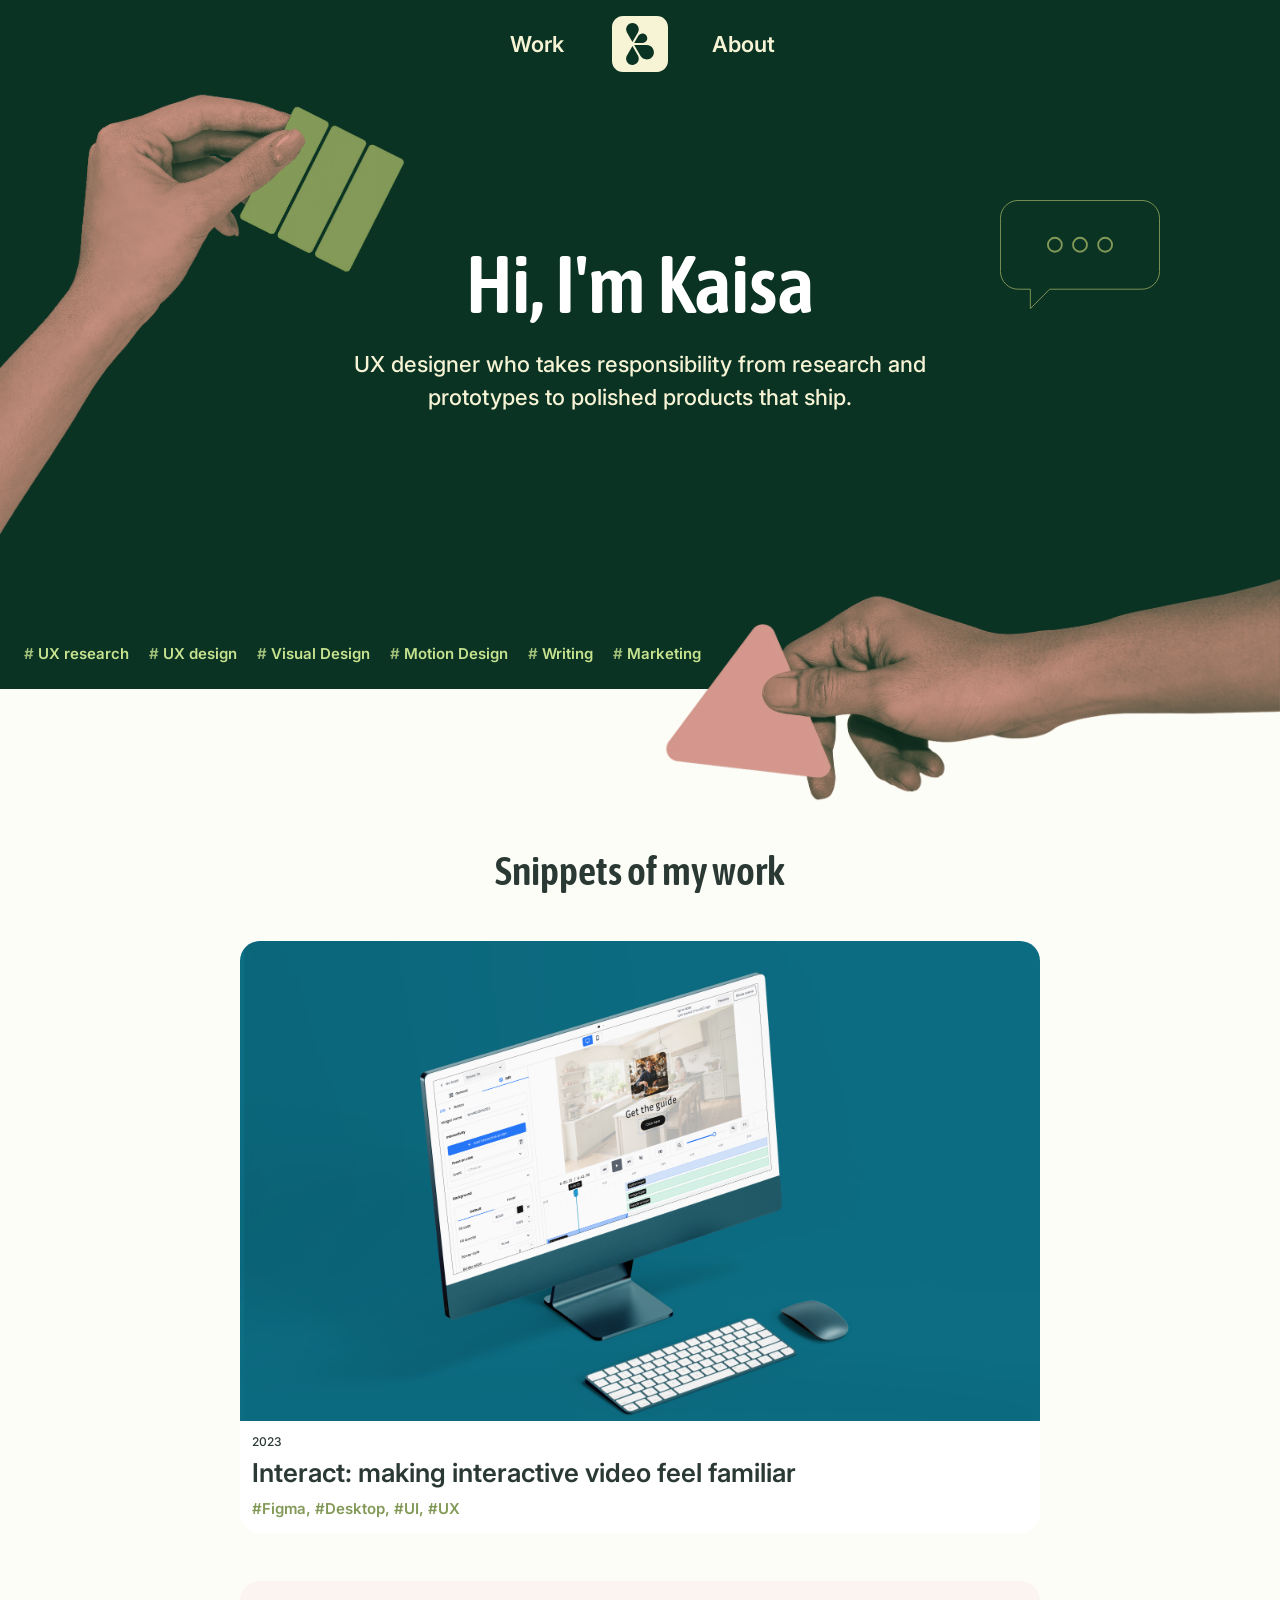
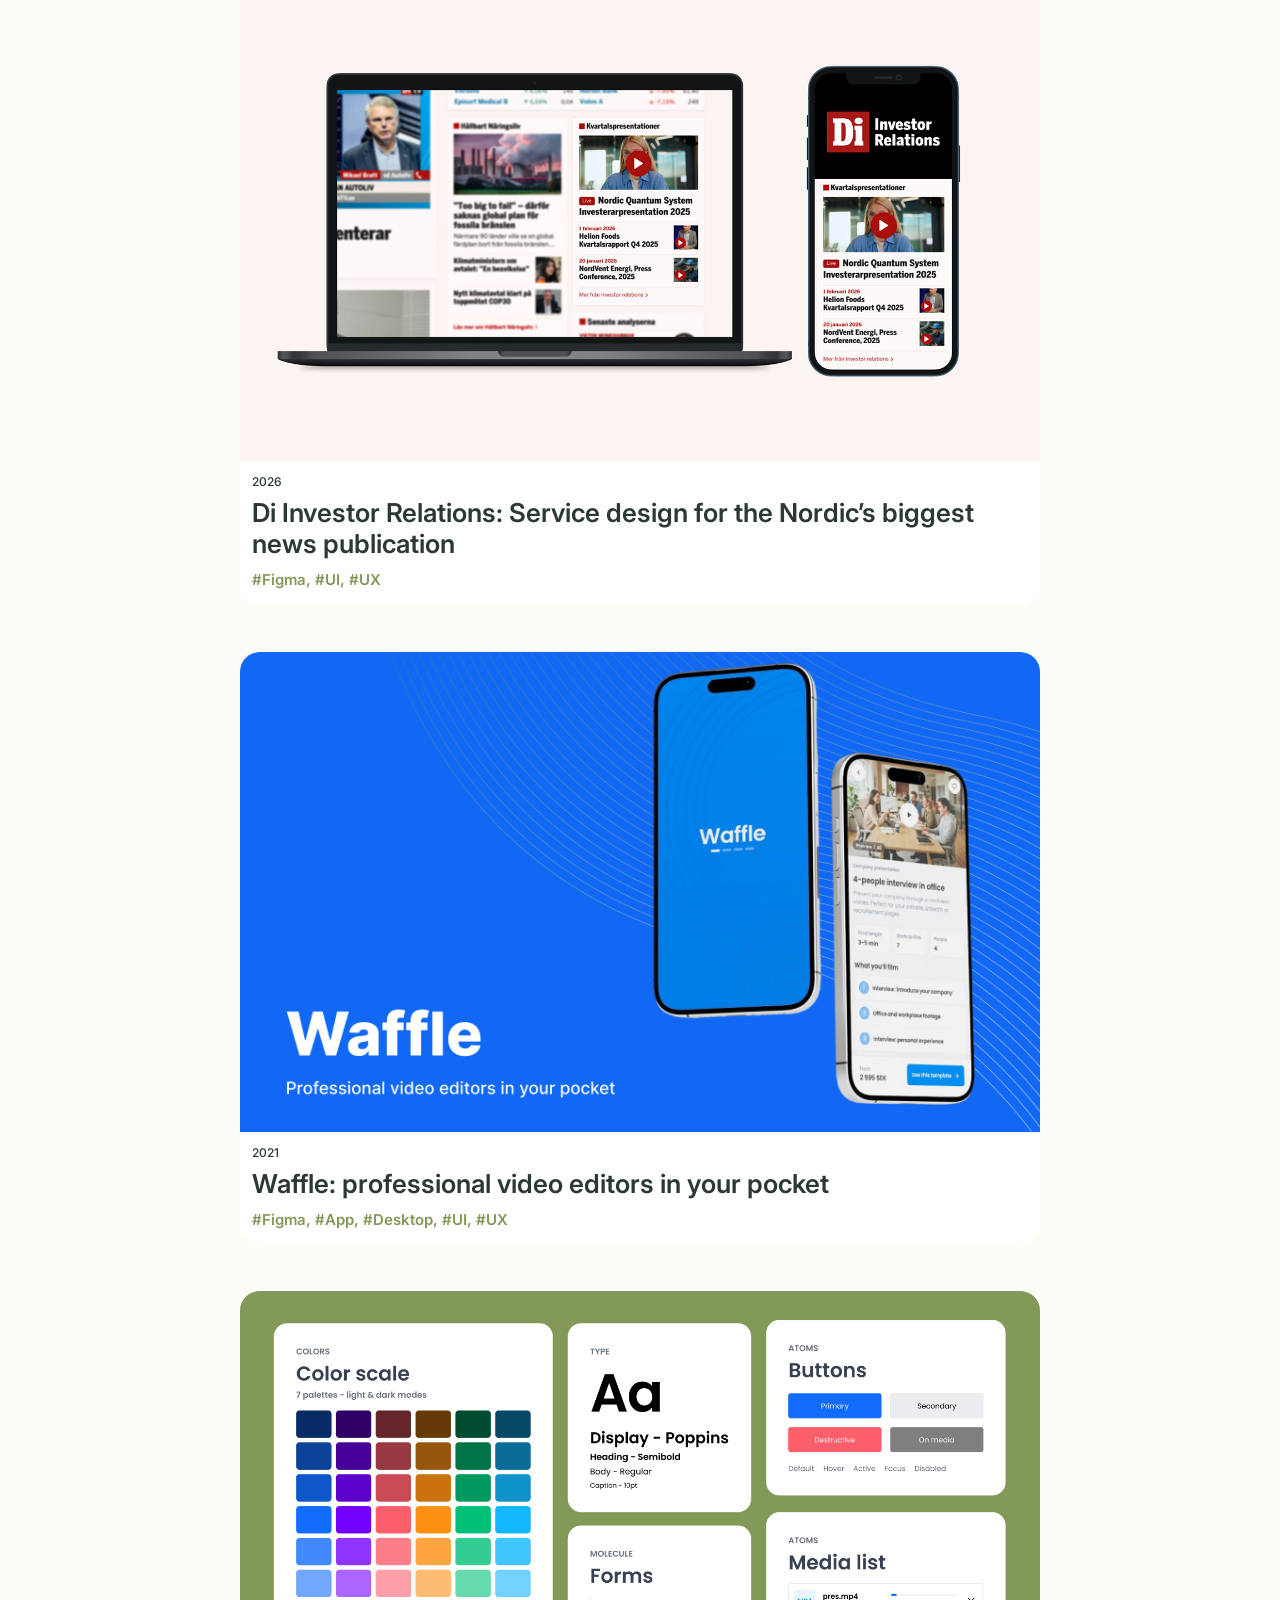
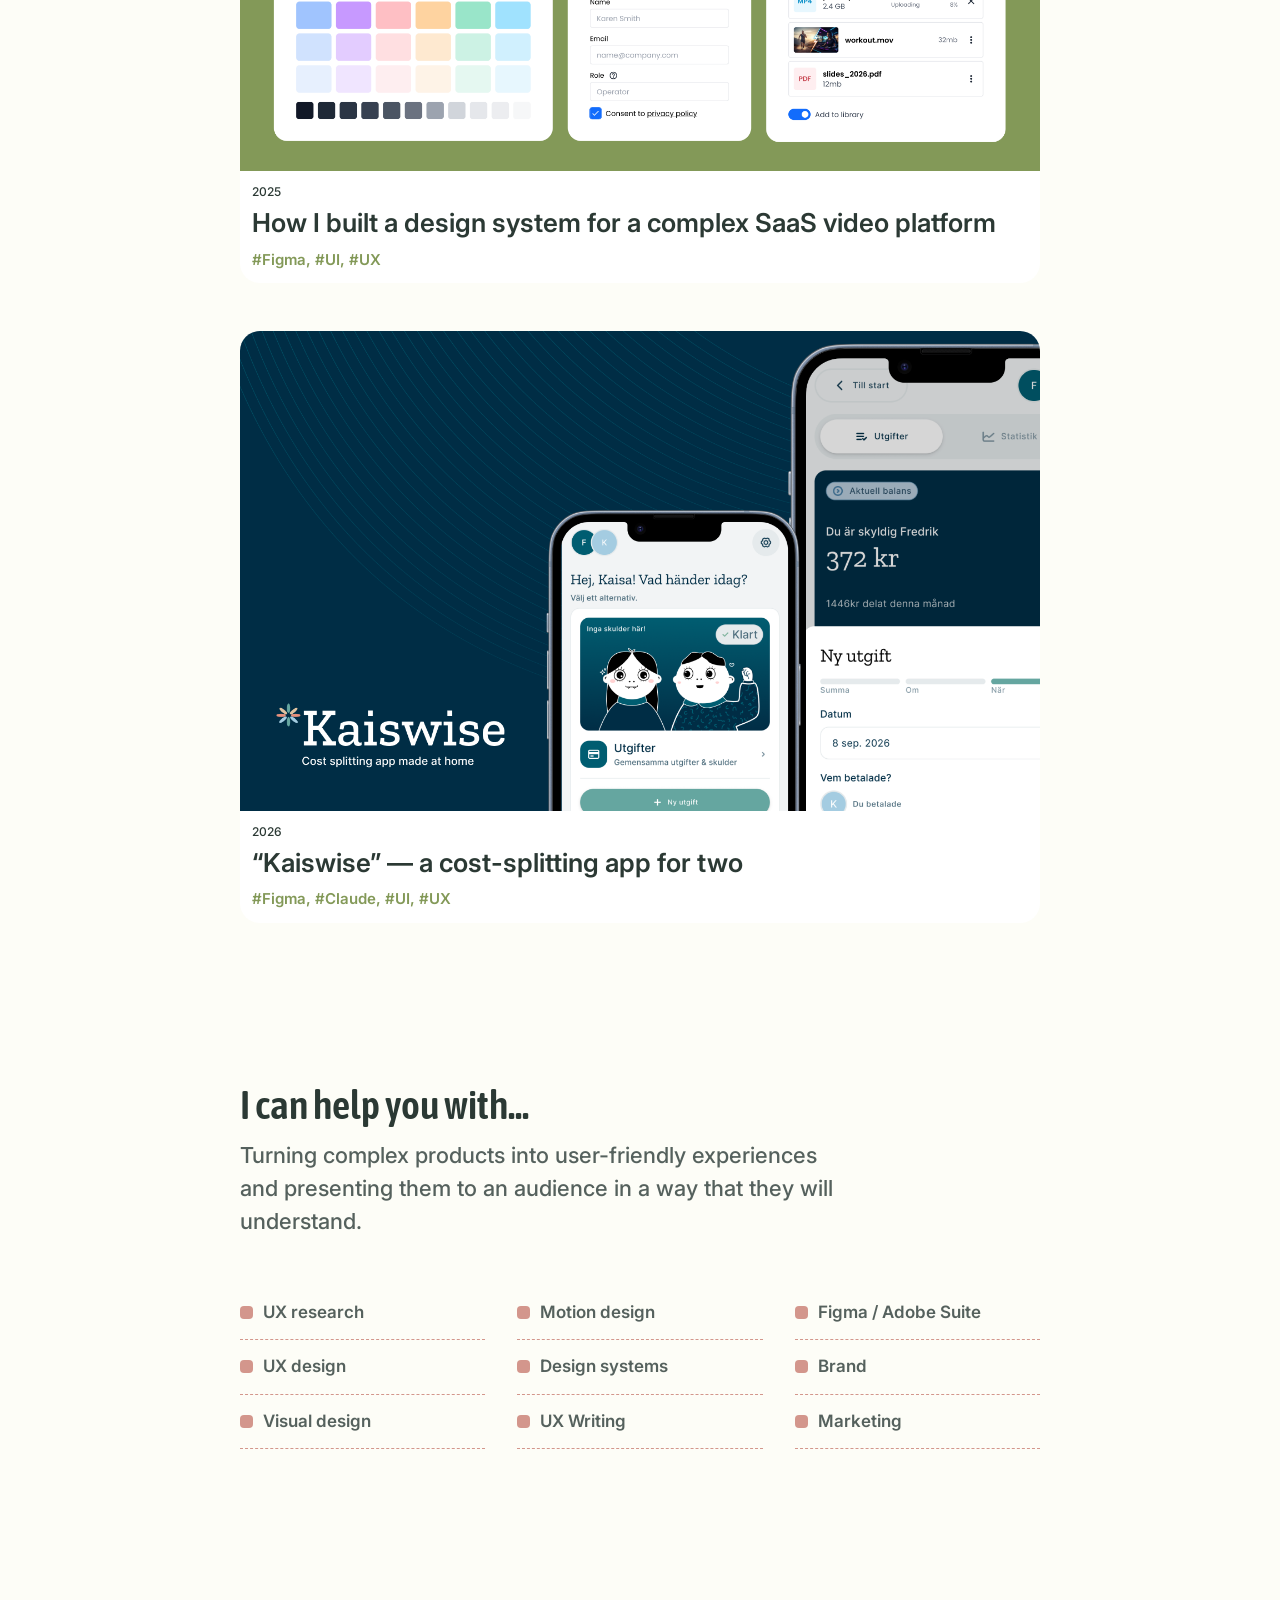
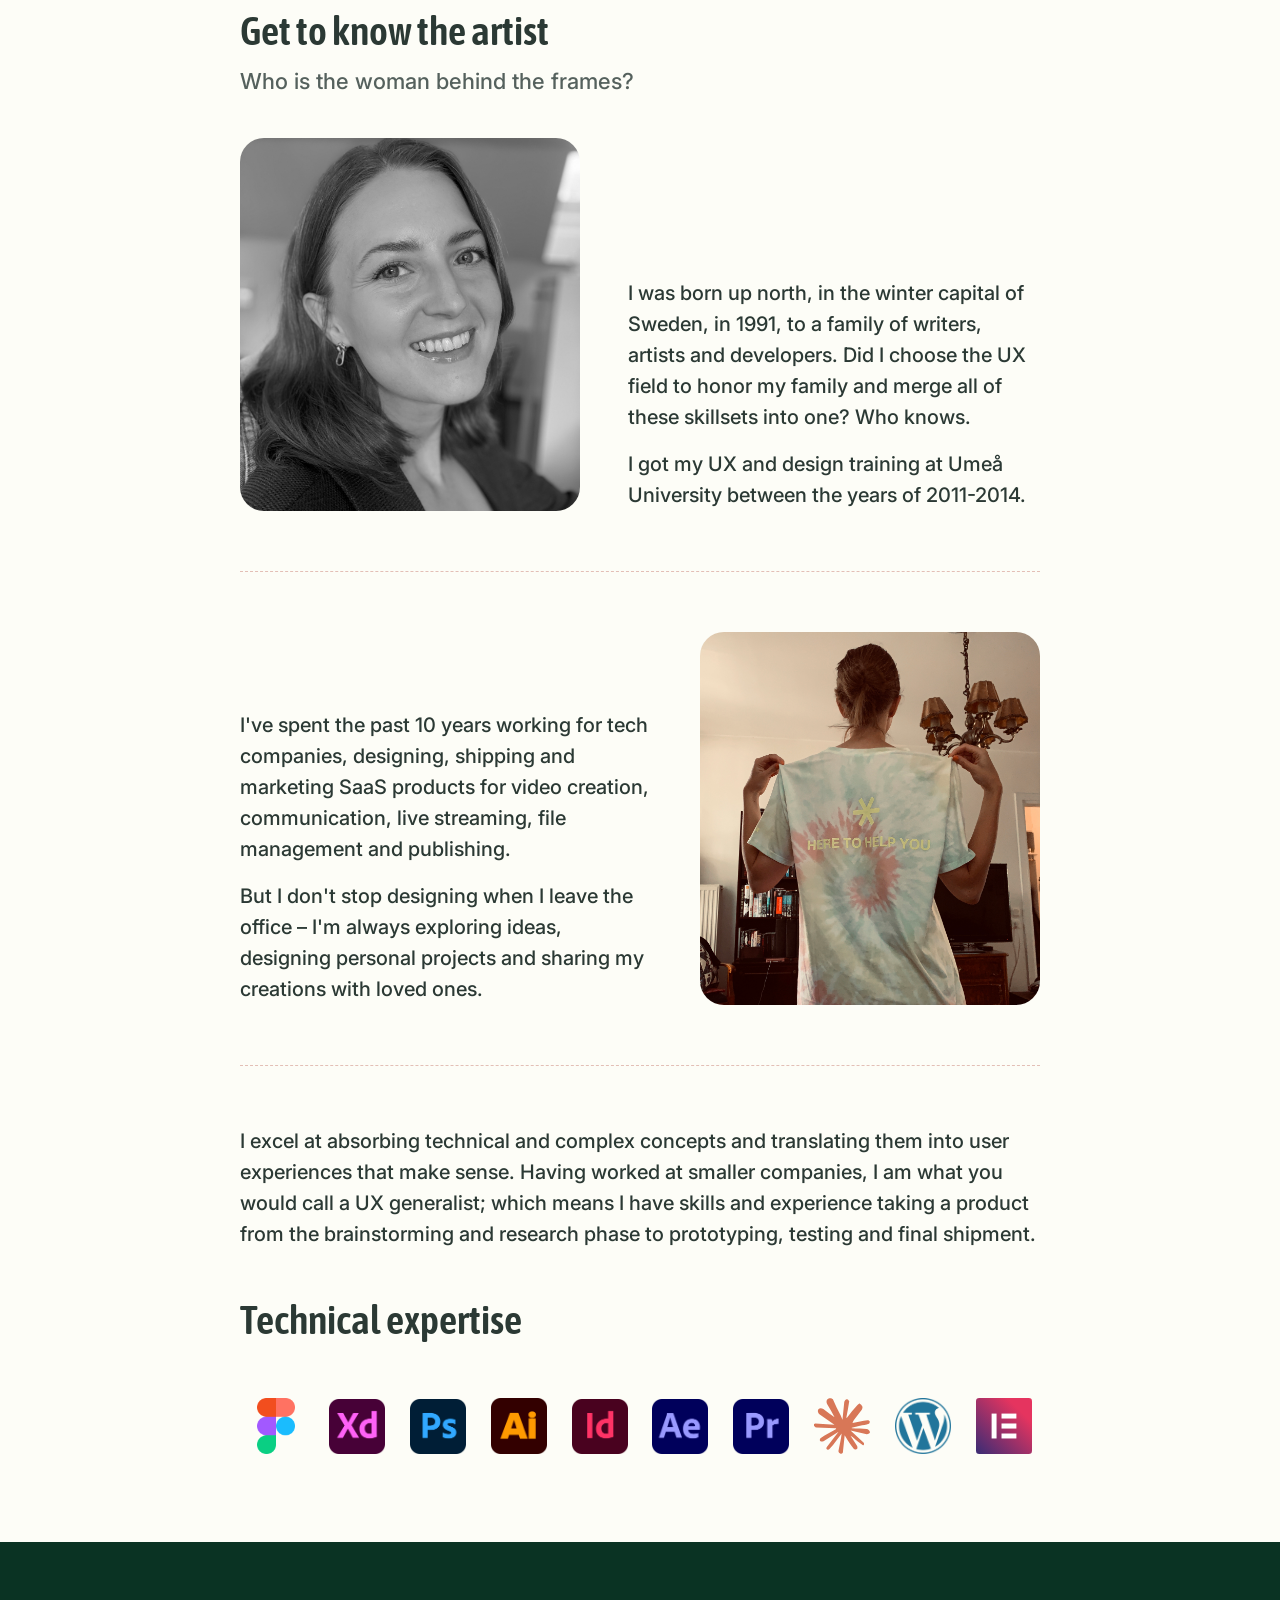
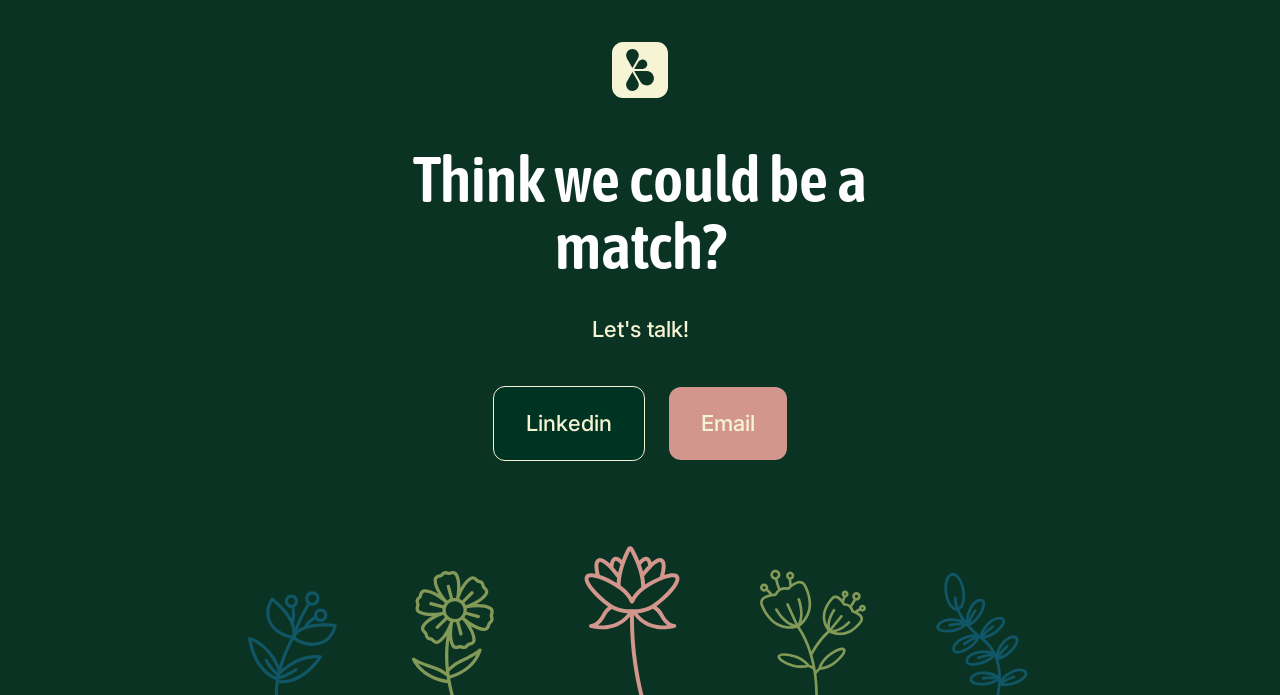
<file: index.html>
<!DOCTYPE html>
<html lang="en">
<head>
  <meta charset="UTF-8">
  <meta name="viewport" content="width=device-width, initial-scale=1.0">
  <title>Kaisa — UX Designer</title>
  <link rel="preconnect" href="https://fonts.googleapis.com">
  <link rel="preconnect" href="https://fonts.gstatic.com" crossorigin>
  <link href="https://fonts.googleapis.com/css2?family=Asap+Condensed:wght@600&family=Inter:ital,wght@0,400;0,500;0,600;0,700&display=swap" rel="stylesheet">
  <meta name="description" content="UX designer who takes responsibility from research and prototypes to polished products that ship.">
  <meta property="og:title" content="Kaisa Berg — UX Designer">
  <meta property="og:description" content="UX designer who takes responsibility from research and prototypes to polished products that ship.">
  <meta property="og:image" content="https://kaisaberg.github.io/og-image.png">
  <meta property="og:url" content="https://kaisaberg.github.io/">
  <meta property="og:type" content="website">
  <meta name="twitter:card" content="summary_large_image">
  <link rel="apple-touch-icon" href="apple-touch-icon.png">
  <link rel="icon" type="image/png" href="k_favicon.png">
  <link rel="stylesheet" href="style.css?v=16">
</head>
<body>

  <!-- ========================
       HERO + TAGS (shared dark-green area)
  ========================= -->
  <div class="hero-outer">

    <section class="hero">

      <nav class="main-nav">
        <a class="nav-link" href="#work">Work</a>
        <a class="nav-logo-wrap" href="#" aria-label="Home">
          <img src="Images/index images/Logo.svg" alt="K logo">
        </a>
        <a class="nav-link" href="#about">About</a>
      </nav>

      <img class="talk-bubble" src="Images/index images/Talk bubble.svg" alt="">

      <div class="hero-content">
        <h1>Hi, I'm Kaisa</h1>
        <p>UX designer who takes responsibility from research and prototypes to polished products that ship.</p>
      </div>

    </section>

    <!-- ========================
         TAGS BAR
    ========================= -->
    <div class="tags-bar">
      <span class="tag">UX research</span>
      <span class="tag">UX design</span>
      <span class="tag">Visual Design</span>
      <span class="tag">Motion Design</span>
      <span class="tag">Writing</span>
      <span class="tag">Marketing</span>
    </div>

    <!-- Hands: last in DOM so they render above hero + tags -->
    <div class="hand-left-wrap">
      <img src="Images/index images/hand_left_cropped.webp" alt="">
    </div>
    <div class="hand-right-wrap">
      <img src="Images/index images/hand_right_cropped.webp" alt="">
    </div>

  </div>

  <!-- ========================
       WORK SECTION
  ========================= -->
  <section id="work" class="section work-section">
    <div class="section-inner">
      <div class="section-header">
        <h2>Snippets of my work</h2>
      </div>

      <div class="work-grid">

        <a class="project-card" href="work/interactive-editor.html">
          <div class="project-thumb">
            <img src="Images/Interact images/interact_thumb.webp" alt="Interactive video editor project">
          </div>
          <div class="project-info">
            <div class="project-meta">
              <span class="project-date">2023</span>
              <span class="project-title">Interact: making interactive video feel familiar</span>
            </div>
            <span class="project-tags">#Figma, #Desktop, #UI, #UX</span>
          </div>
        </a>

        <a class="project-card" href="work/bonnier.html">
          <div class="project-thumb">
            <img src="Images/index images/bonnier_thumbnail.webp" alt="Bonnier quarterly reports project">
          </div>
          <div class="project-info">
            <div class="project-meta">
              <span class="project-date">2026</span>
              <span class="project-title">Di Investor Relations: Service design for the Nordic&#8217;s biggest news publication</span>
            </div>
            <span class="project-tags">#Figma, #UI, #UX</span>
          </div>
        </a>

        <a class="project-card" href="work/waffle.html">
          <div class="project-thumb">
            <img src="Images/Waffle images/Waffle thumb.png" alt="Waffle app">
          </div>
          <div class="project-info">
            <div class="project-meta">
              <span class="project-date">2021</span>
              <span class="project-title">Waffle: professional video editors in your pocket</span>
            </div>
            <span class="project-tags">#Figma, #App, #Desktop, #UI, #UX</span>
          </div>
        </a>

        <a class="project-card" href="work/qbrick-design-system.html">
          <div class="project-thumb">
            <img src="Images/index images/design-library_thumbnail.webp" alt="Qbrick design system project">
          </div>
          <div class="project-info">
            <div class="project-meta">
              <span class="project-date">2025</span>
              <span class="project-title">How I built a design system for a complex SaaS video platform</span>
            </div>
            <span class="project-tags">#Figma, #UI, #UX</span>
          </div>
        </a>

        <a class="project-card" href="work/kaiswise.html">
          <div class="project-thumb">
            <img src="Images/Kaiswise images/kaiswise_hero_image.webp" alt="Kaiswise cost-splitting app">
          </div>
          <div class="project-info">
            <div class="project-meta">
              <span class="project-date">2026</span>
              <span class="project-title">&#8220;Kaiswise&#8221; &#8212; a cost-splitting app for two</span>
            </div>
            <span class="project-tags">#Figma, #Claude, #UI, #UX</span>
          </div>
        </a>

      </div>
    </div>
  </section>

  <!-- ========================
       SKILLS SECTION
  ========================= -->
  <section class="section skills-section">
    <div class="section-inner">
      <div class="section-header">
        <h2>I can help you with...</h2>
        <p>Turning complex products into user-friendly experiences and presenting them to an audience in a way that they will understand.</p>
      </div>

      <div class="skills-grid">
        <div class="skills-col">
          <div class="skill-item">
            <span class="skill-dot"></span>
            <span>UX research</span>
          </div>
          <div class="skill-item">
            <span class="skill-dot"></span>
            <span>UX design</span>
          </div>
          <div class="skill-item">
            <span class="skill-dot"></span>
            <span>Visual design</span>
          </div>
        </div>
        <div class="skills-col">
          <div class="skill-item">
            <span class="skill-dot"></span>
            <span>Motion design</span>
          </div>
          <div class="skill-item">
            <span class="skill-dot"></span>
            <span>Design systems</span>
          </div>
          <div class="skill-item">
            <span class="skill-dot"></span>
            <span>UX Writing</span>
          </div>
        </div>
        <div class="skills-col">
          <div class="skill-item">
            <span class="skill-dot"></span>
            <span>Figma / Adobe Suite</span>
          </div>
          <div class="skill-item">
            <span class="skill-dot"></span>
            <span>Brand</span>
          </div>
          <div class="skill-item">
            <span class="skill-dot"></span>
            <span>Marketing</span>
          </div>
        </div>
      </div>
    </div>
  </section>

  <!-- ========================
       ABOUT SECTION
  ========================= -->
  <section id="about" class="section about-section">
    <div class="section-inner">
      <div class="section-header">
        <h2>Get to know the artist</h2>
        <p>Who is the woman behind the frames?</p>
      </div>

      <div class="about-row">
        <div class="personal-image">
          <img src="Images/index images/kaisa_2025.jpg" alt="Kaisa">
        </div>
        <div>
          <p class="about-text">I was born up north, in the winter capital of Sweden, in 1991, to a family of writers, artists and developers. Did I choose the UX field to honor my family and merge all of these skillsets into one? Who knows.</p>
          <p class="about-text" style="margin-top: 16px;">I got my UX and design training at Umeå University between the years of 2011-2014.</p>
        </div>
      </div>

      <hr class="about-divider">

      <div class="about-row reverse">
        <div class="personal-image">
          <img src="Images/index images/Profile_image_2.jpg" alt="Kaisa">
        </div>
        <div>
          <p class="about-text">I've spent the past 10 years working for tech companies, designing, shipping and marketing SaaS products for video creation, communication, live streaming, file management and publishing.</p>
          <p class="about-text" style="margin-top: 16px;">But I don't stop designing when I leave the office &#8211; I'm always exploring ideas, designing personal projects and sharing my creations with loved ones.</p>
        </div>
      </div>

      <hr class="about-divider">

      <div class="tech-section">
        <p class="tech-body">I excel at absorbing technical and complex concepts and translating them into user experiences that make sense. Having worked at smaller companies, I am what you would call a UX generalist; which means I have skills and experience taking a product from the brainstorming and research phase to prototyping, testing and final shipment.</p>
        <h3 class="tech-heading">Technical expertise</h3>
        <div class="software-grid">
          <div class="software-item"><img src="Images/index images/Software logos/Figma-logo.svg.webp" alt="Figma"></div>
          <div class="software-item"><img src="Images/index images/Software logos/Adobe_XD_CC_icon.svg.webp" alt="Adobe XD"></div>
          <div class="software-item"><img src="Images/index images/Software logos/Adobe_Photoshop_CC_icon.svg.webp" alt="Adobe Photoshop"></div>
          <div class="software-item"><img src="Images/index images/Software logos/Adobe_Illustrator_CC_icon.svg.webp" alt="Adobe Illustrator"></div>
          <div class="software-item"><img src="Images/index images/Software logos/Adobe_InDesign_CC_icon.svg.webp" alt="Adobe InDesign"></div>
          <div class="software-item"><img src="Images/index images/Software logos/Adobe_After_Effects_CC_icon.svg.webp" alt="Adobe After Effects"></div>
          <div class="software-item"><img src="Images/index images/Software logos/Adobe_Premiere_Pro_CC_icon.svg.webp" alt="Adobe Premiere Pro"></div>
          <div class="software-item"><img src="Images/index images/Software logos/claude.svg" alt="Claude"></div>
          <div class="software-item"><img src="Images/index images/Software logos/WordPress_blue_logo.svg.webp" alt="WordPress"></div>
          <div class="software-item"><img src="Images/index images/Software logos/elementor.svg" alt="Elementor"></div>
        </div>
      </div>

    </div>
  </section>

  <!-- ========================
       CONTACT FOOTER
  ========================= -->
  <footer class="contact-footer">

    <div class="footer-logo">
      <img src="Images/index images/Logo.svg" alt="K logo">
    </div>

    <h2>Think we could be a match?</h2>
    <p class="subtitle">Let's talk!</p>

    <div class="contact-buttons">
      <a class="btn btn-outline" href="https://www.linkedin.com/in/kaisa-berg-4aa9aa39" target="_blank" rel="noopener">Linkedin</a>
      <a class="btn" href="mailto:berg.kaisa@gmail.com">Email</a>
    </div>

    <div class="footer-flowers">
      <img src="Images/index images/Flowers.svg" alt="">
    </div>

  </footer>


<script>
  window.addEventListener('load', function () {
    var outer = document.querySelector('.hero-outer');
    if (outer) outer.classList.add('hands-ready');
  });
</script>
</body>
</html>
</file>
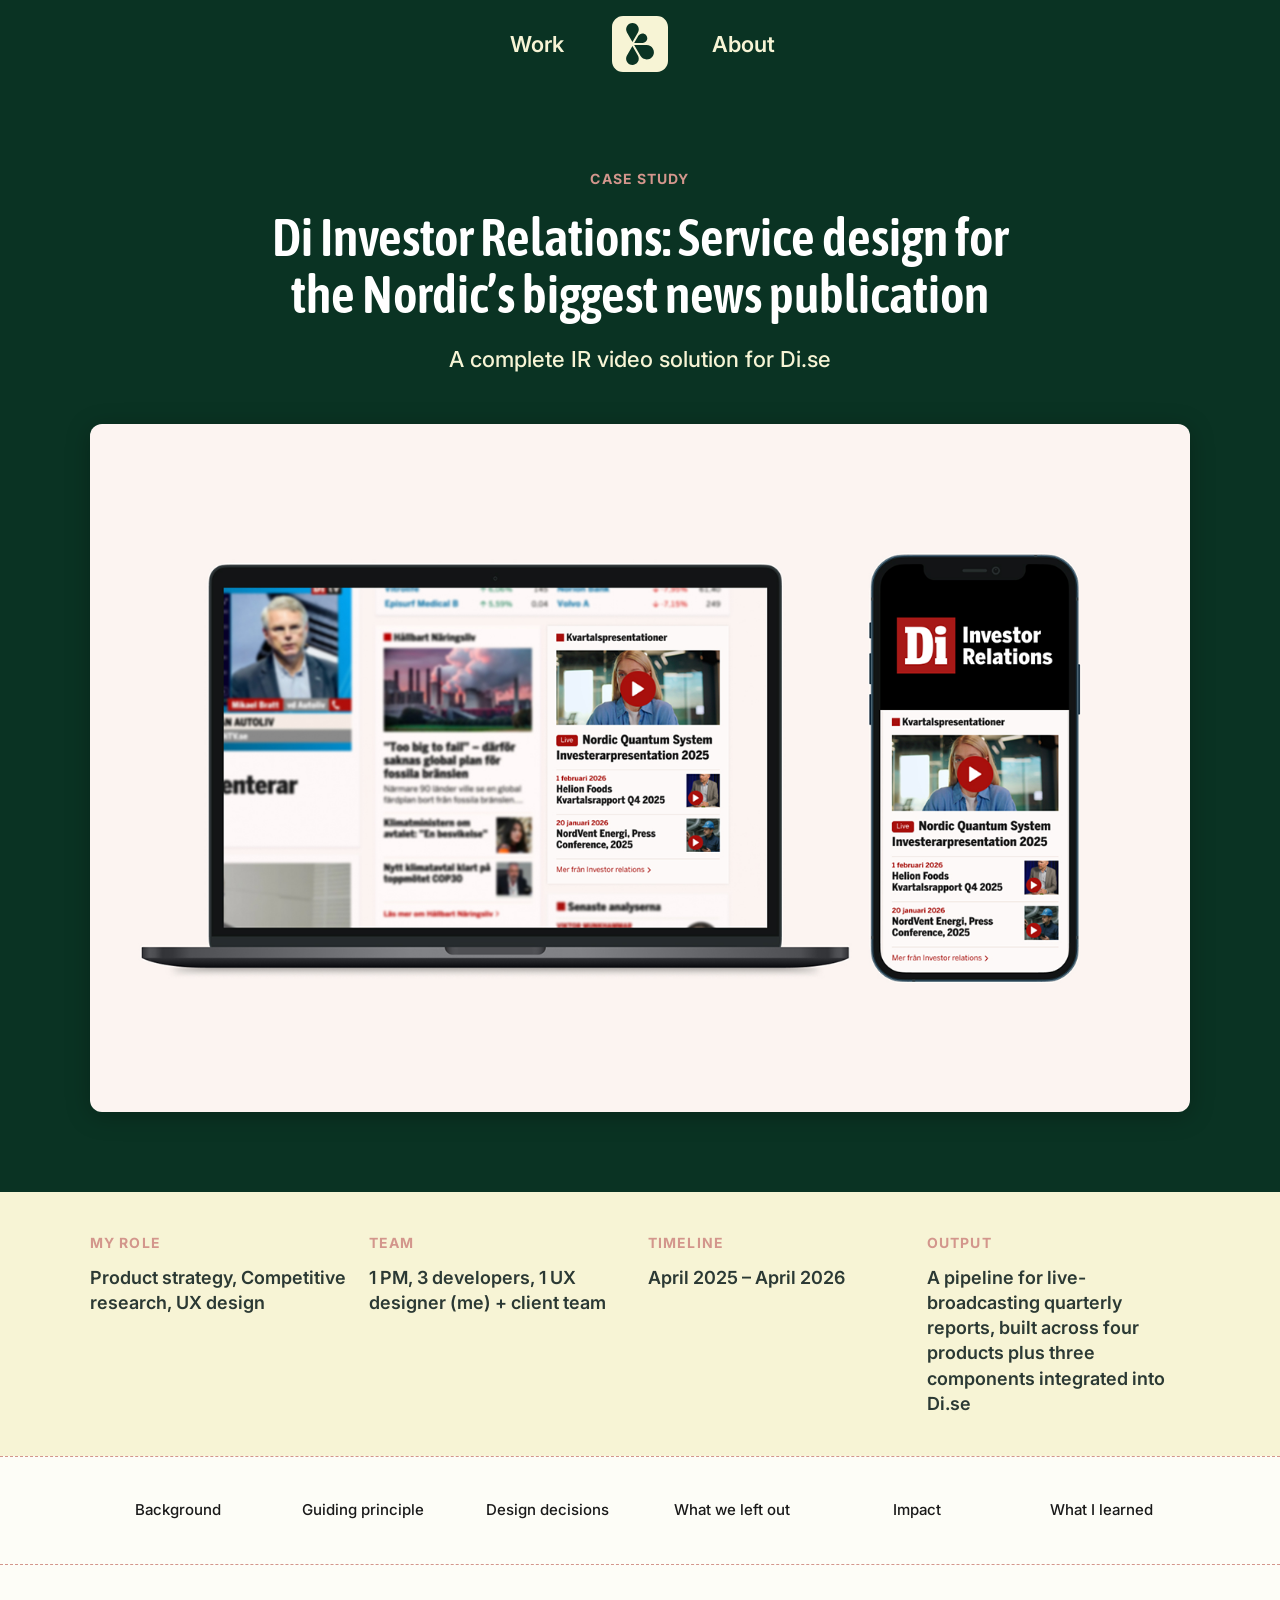
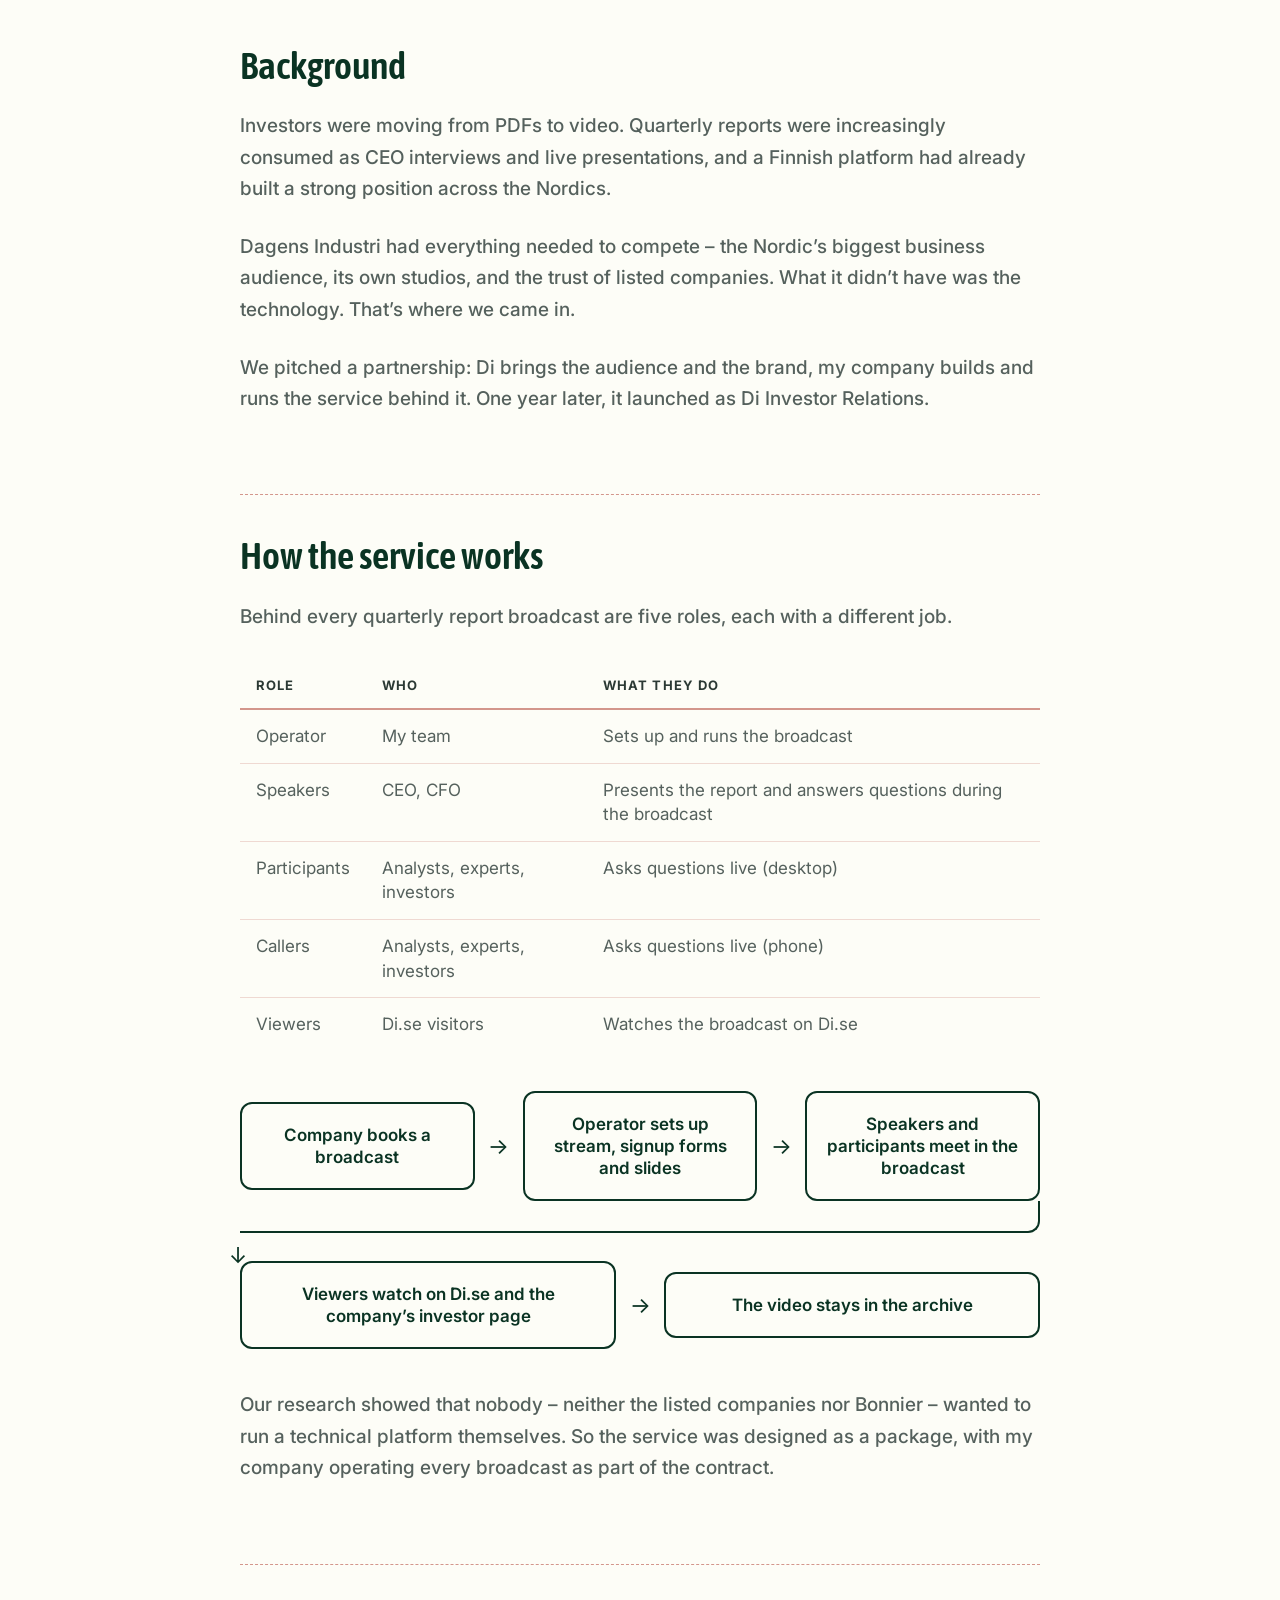
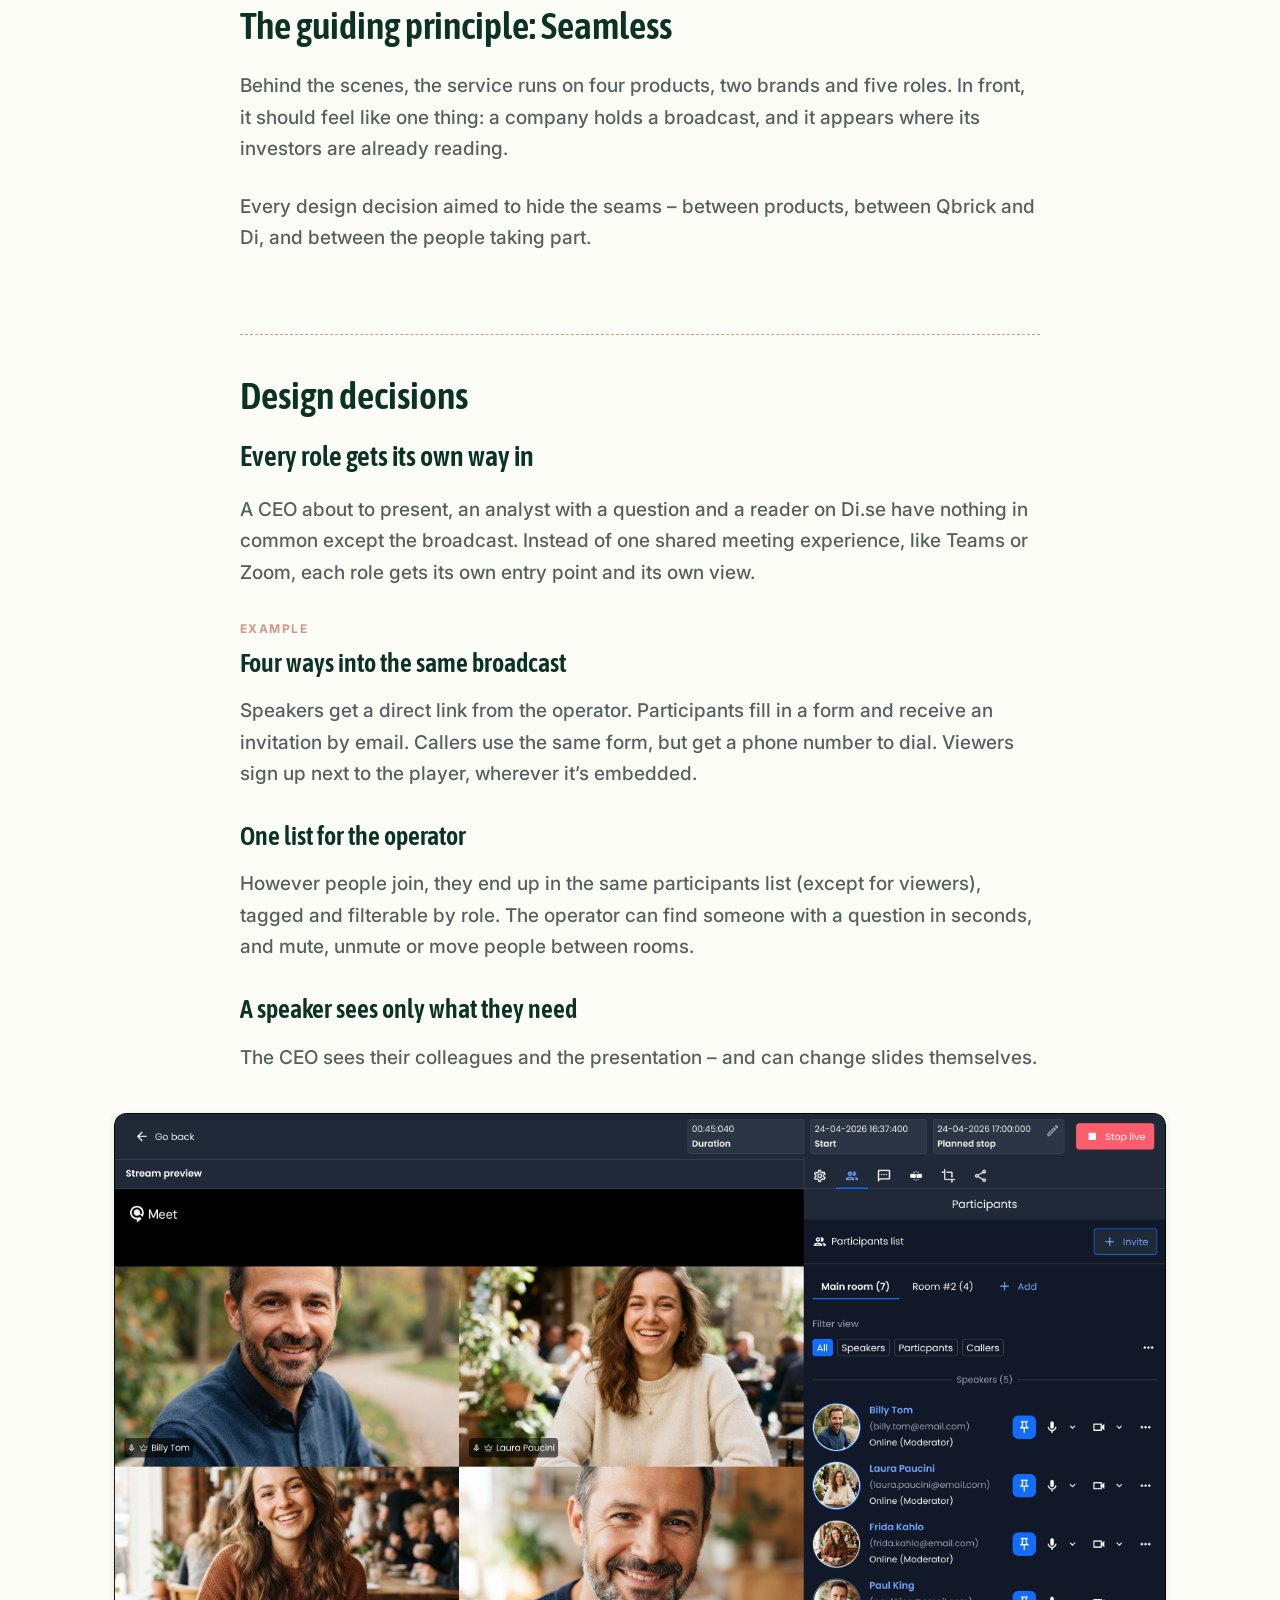
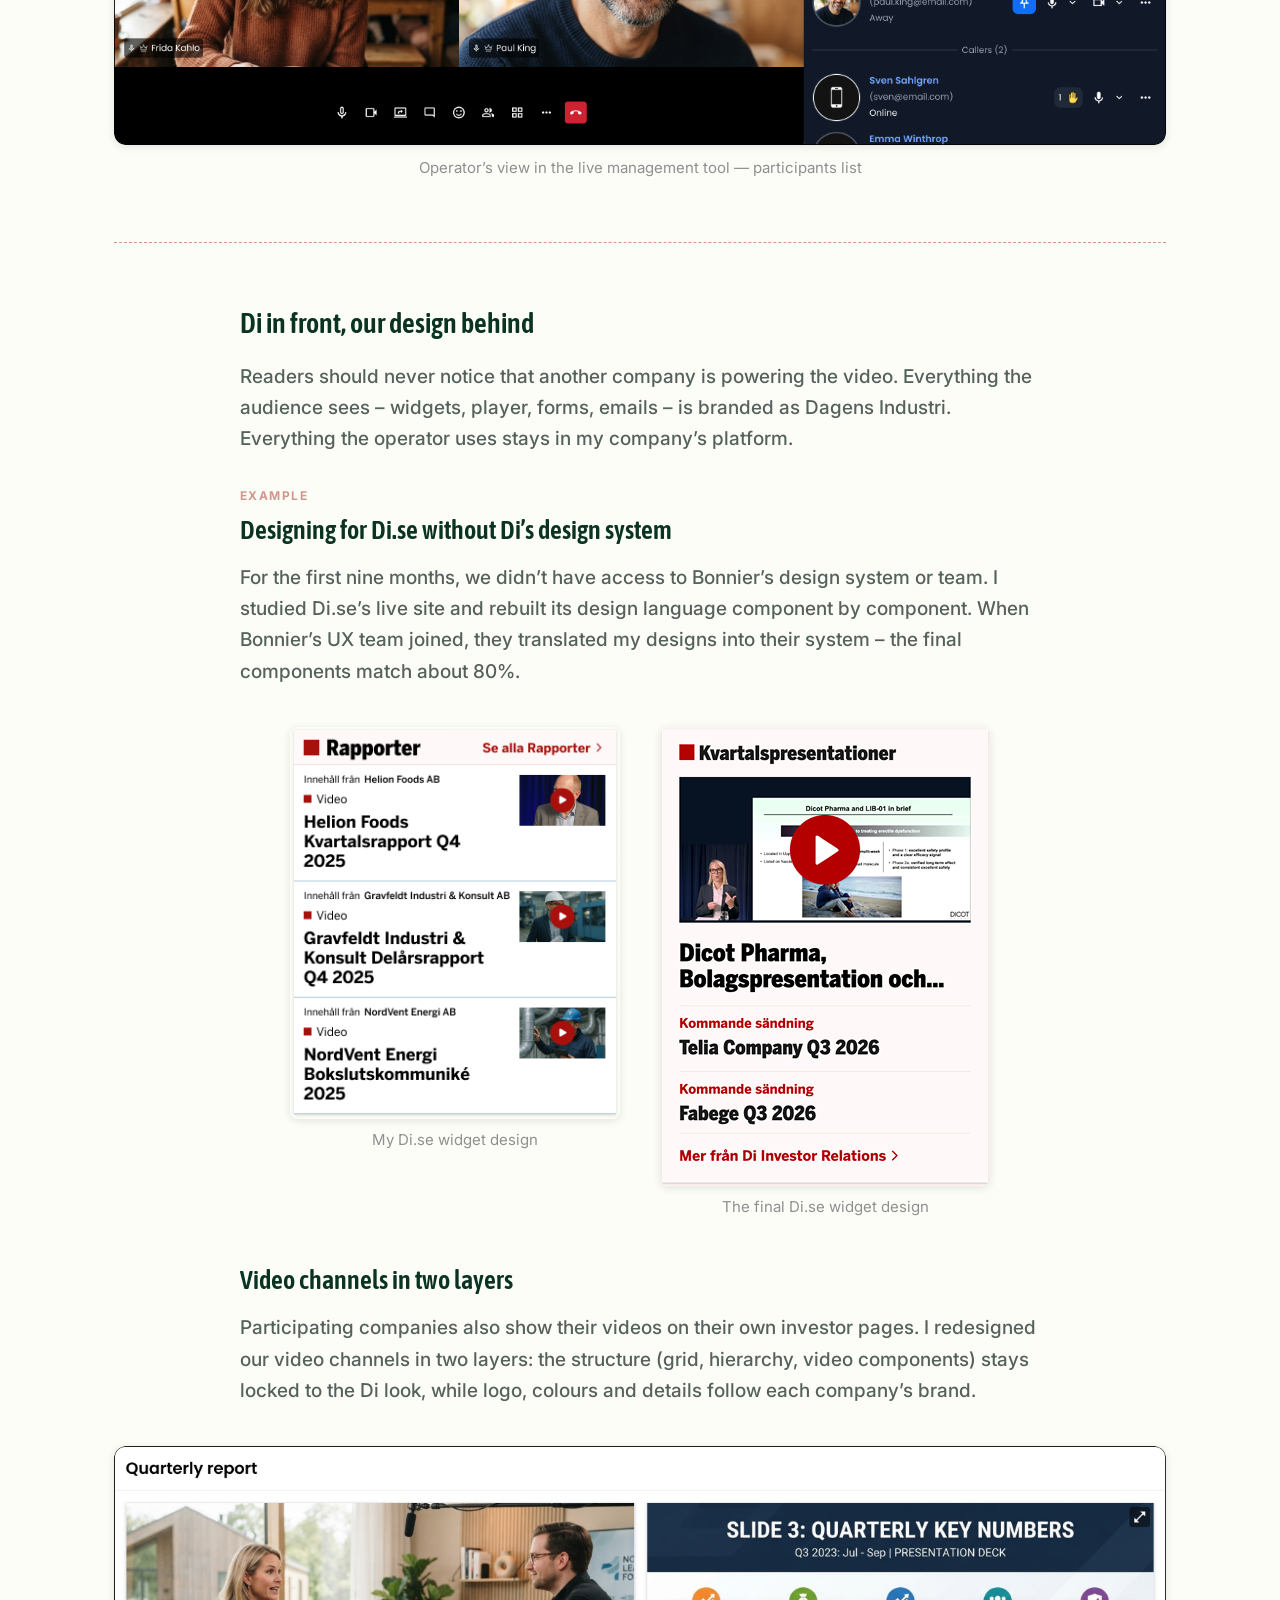
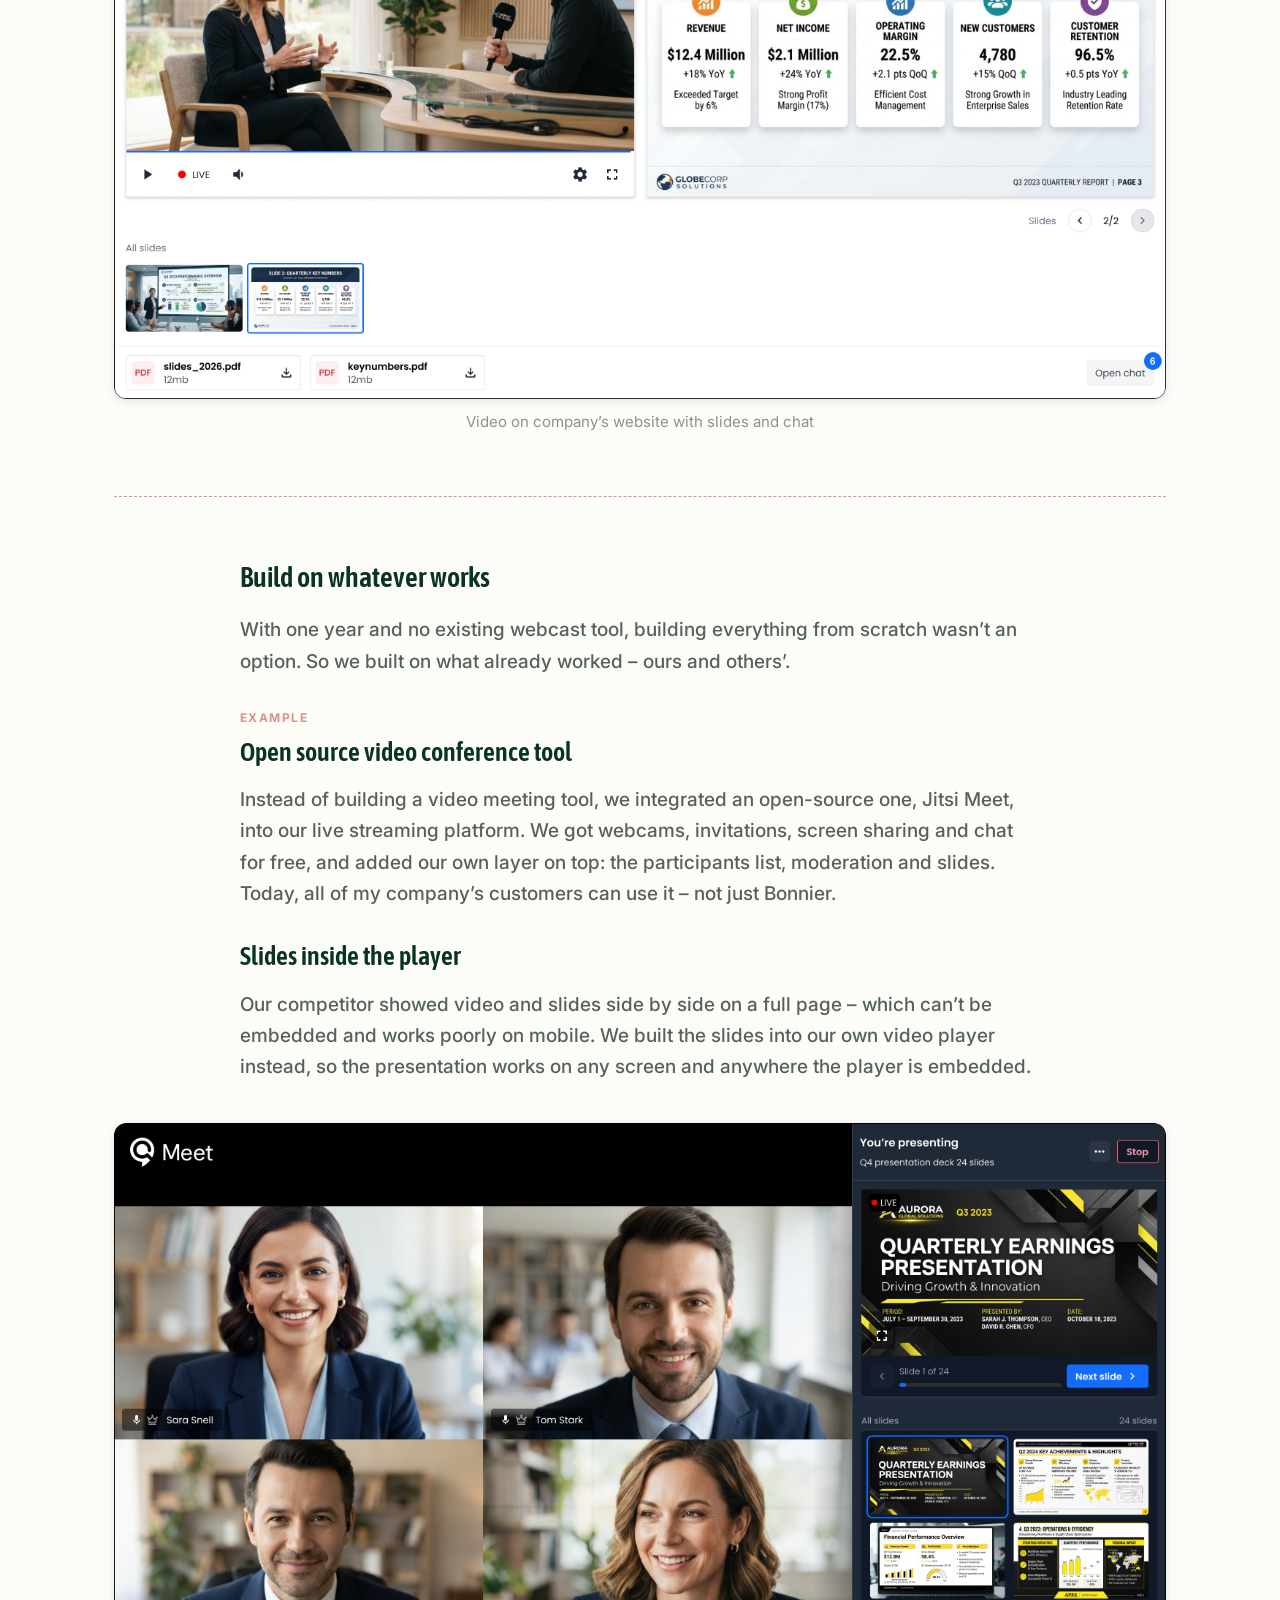
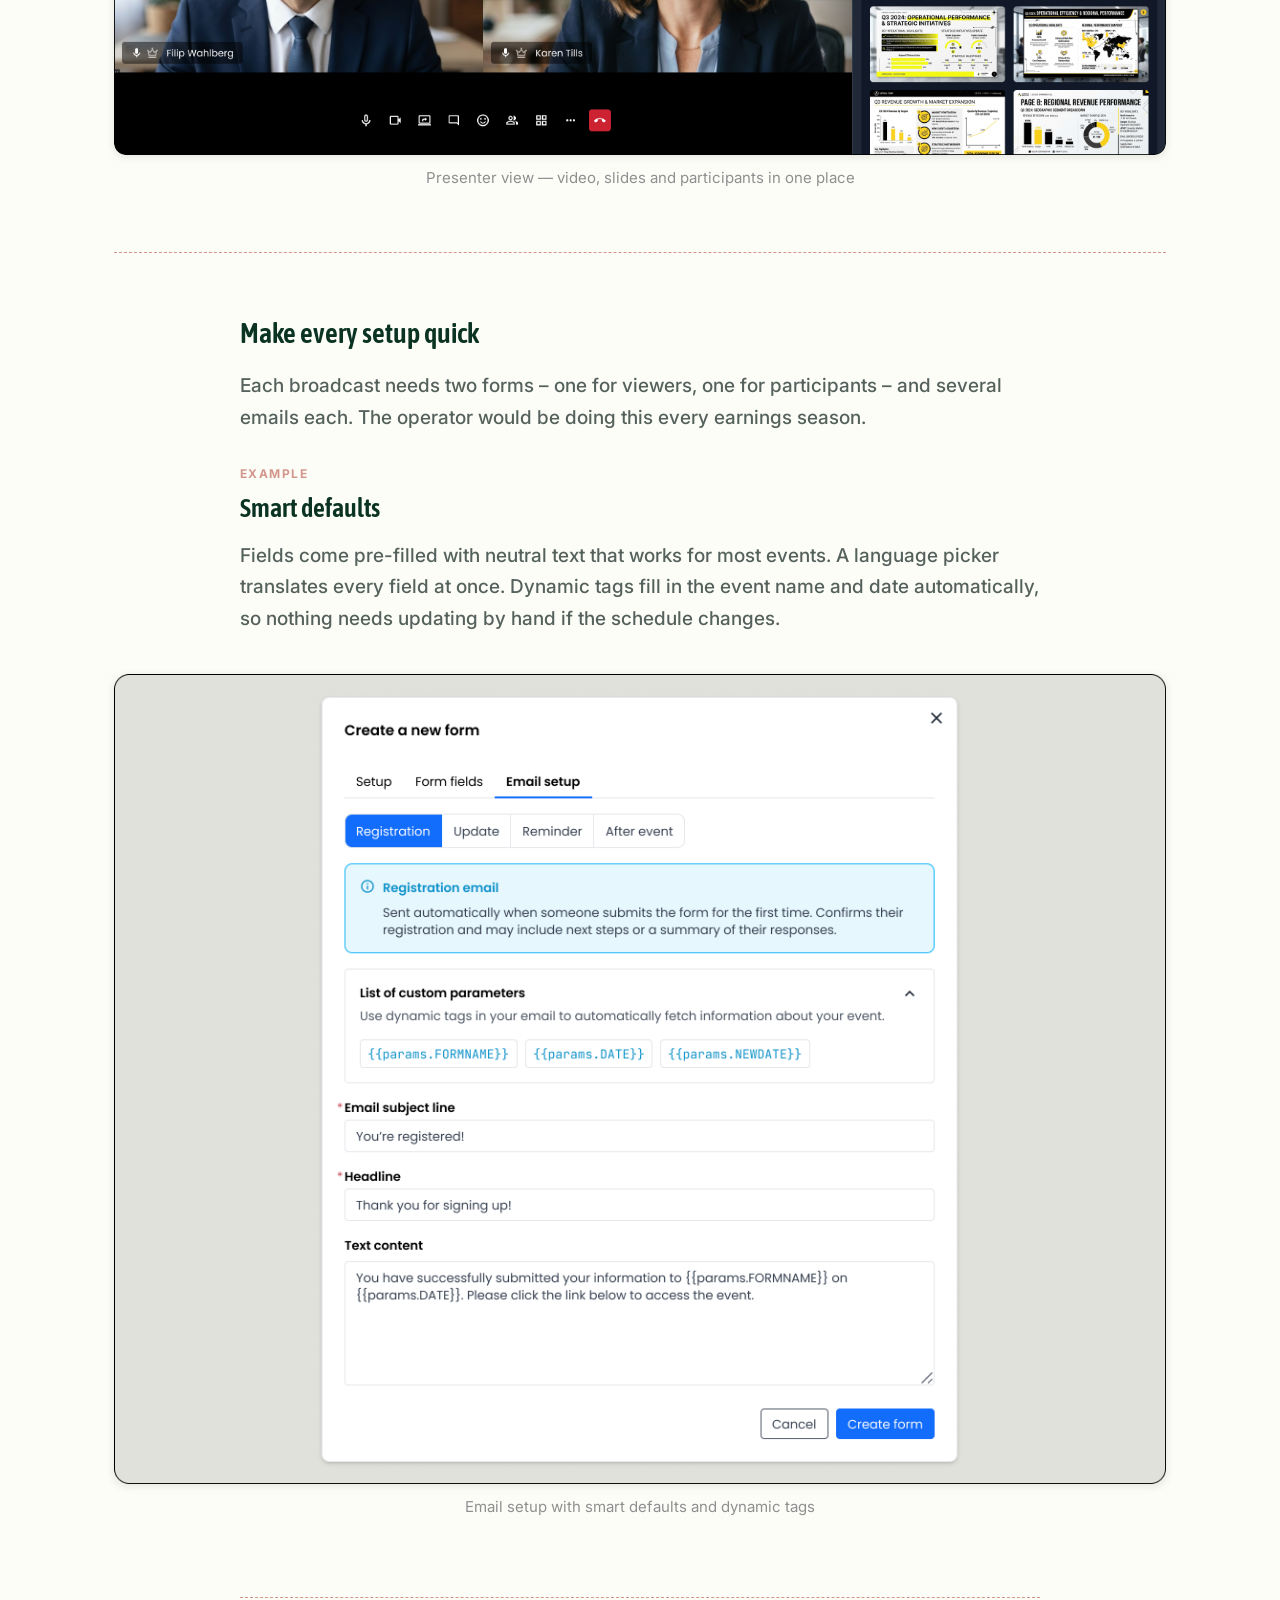
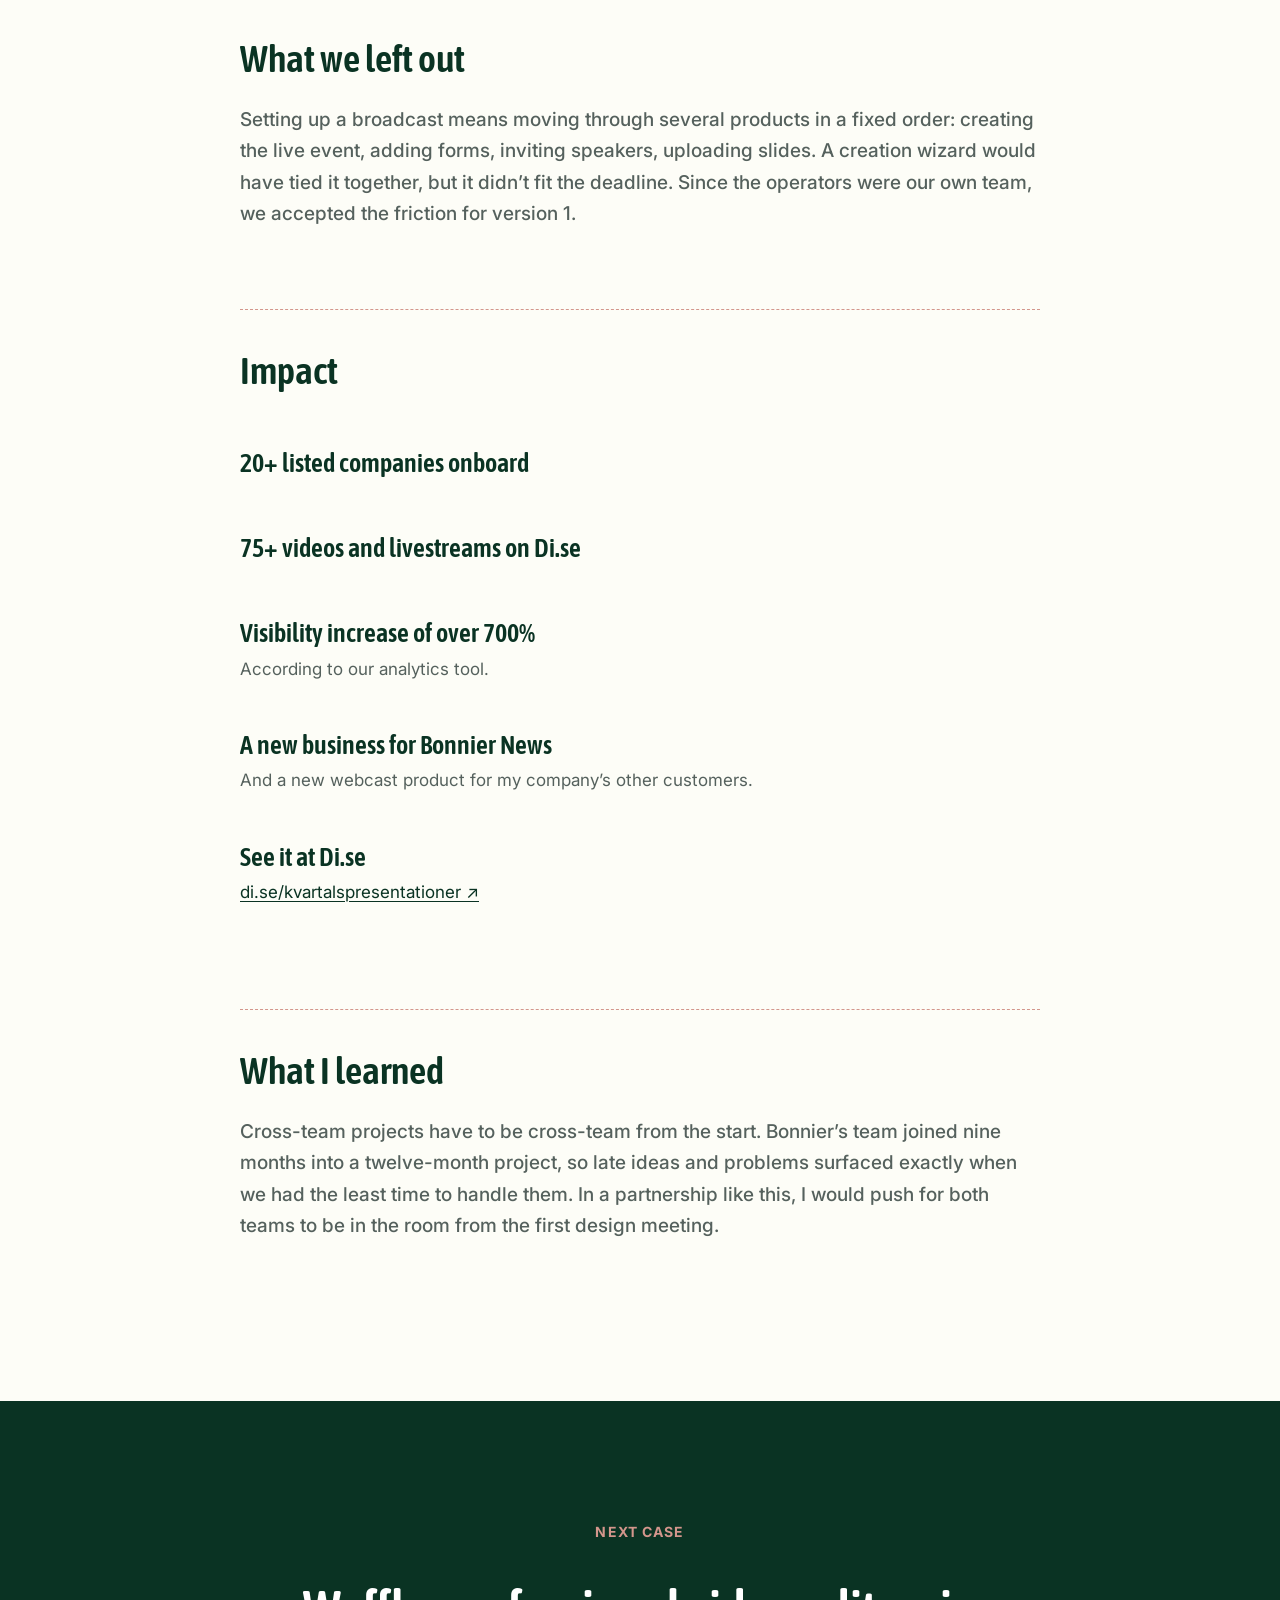
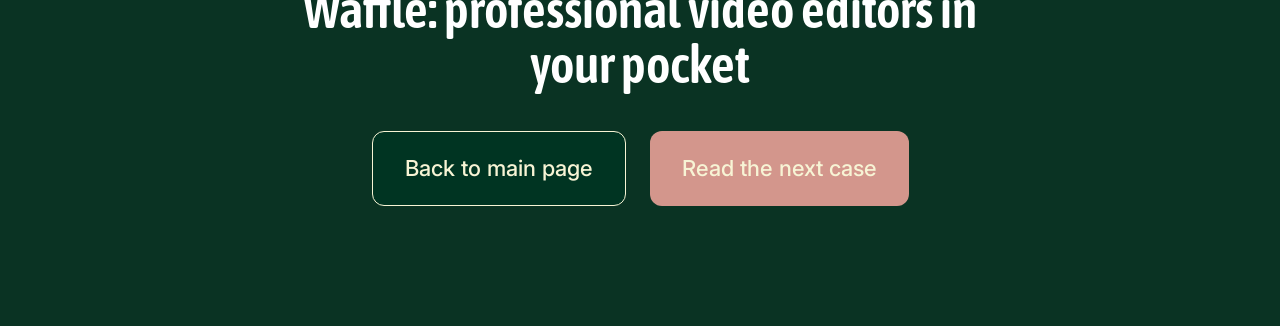
<file: work/bonnier.html>
<!DOCTYPE html>
<html lang="en">
<head>
  <meta charset="UTF-8">
  <meta name="viewport" content="width=device-width, initial-scale=1.0">
  <title>Di Investor Relations — Kaisa</title>
  <link rel="preconnect" href="https://fonts.googleapis.com">
  <link rel="preconnect" href="https://fonts.gstatic.com" crossorigin>
  <link href="https://fonts.googleapis.com/css2?family=Asap+Condensed:wght@600&family=Inter:ital,wght@0,400;0,500;0,600;0,700&display=swap" rel="stylesheet">
  <meta name="description" content="How I designed Di Investor Relations — a complete IR video solution for the Nordic's biggest business publication.">
  <meta property="og:title" content="Di Investor Relations: Service design for the Nordic's biggest news publication — Kaisa Berg">
  <meta property="og:description" content="How I designed Di Investor Relations — a complete IR video solution for the Nordic's biggest business publication.">
  <meta property="og:image" content="https://kaisaberg.github.io/og-image.png">
  <meta property="og:url" content="https://kaisaberg.github.io/work/bonnier.html">
  <meta property="og:type" content="website">
  <meta name="twitter:card" content="summary_large_image">
  <link rel="apple-touch-icon" href="../apple-touch-icon.png">
  <link rel="icon" type="image/png" href="../k_favicon.png">
  <link rel="stylesheet" href="../style.css?v=17">
</head>
<body>

  <!-- NAV -->
  <nav class="case-nav">
    <a class="nav-link" href="../index.html#work">Work</a>
    <a class="nav-logo-wrap" href="../index.html" aria-label="Home">
      <img src="../Images/index images/Logo.svg" alt="K logo">
    </a>
    <a class="nav-link" href="../index.html#about">About</a>
  </nav>

  <!-- HERO -->
  <section class="case-hero">
    <div class="case-hero-stack-wrap">
      <div style="text-align: center; display: flex; flex-direction: column; align-items: center; gap: 20px; max-width: 800px;">
        <p class="case-label">Case Study</p>
        <h1 class="case-title">Di Investor Relations: Service design for the Nordic&#8217;s biggest news publication</h1>
        <p class="case-subtitle">A complete IR video solution for Di.se</p>
      </div>
      <img class="case-img-full" src="../Images/Bonnier images/Di_Investorrelations_thumb2.webp" alt="Di Investor Relations">
    </div>
  </section>

  <!-- METADATA BAR -->
  <div class="meta-bar">
    <div class="meta-bar-inner">
      <div class="meta-block">
        <p class="meta-label">My Role</p>
        <p class="meta-value">Product strategy, Competitive research, UX design</p>
      </div>
      <div class="meta-block">
        <p class="meta-label">Team</p>
        <p class="meta-value">1 PM, 3 developers, 1 UX designer (me) + client team</p>
      </div>
      <div class="meta-block">
        <p class="meta-label">Timeline</p>
        <p class="meta-value">April 2025 &#8211; April 2026</p>
      </div>
      <div class="meta-block">
        <p class="meta-label">Output</p>
        <p class="meta-value">A pipeline for live-broadcasting quarterly reports, built across four products plus three components integrated into Di.se</p>
      </div>
    </div>
  </div>

  <!-- TAB NAV -->
  <nav class="tab-nav">
    <div class="tab-group">
      <a href="#background">Background</a>
      <a href="#guiding-principle">Guiding principle</a>
      <a href="#design-decisions">Design decisions</a>
      <a href="#what-we-left-out">What we left out</a>
      <a href="#impact">Impact</a>
      <a href="#what-i-learned">What I learned</a>
    </div>
  </nav>

  <!-- MAIN CONTENT -->
  <main class="case-main">

    <!-- BACKGROUND -->
    <section id="background" class="case-section-wide">
      <div class="case-text">
        <h2 class="case-h2">Background</h2>
        <div class="case-body">
          <p>Investors were moving from PDFs to video. Quarterly reports were increasingly consumed as CEO interviews and live presentations, and a Finnish platform had already built a strong position across the Nordics.</p>
          <p>Dagens Industri had everything needed to compete &#8211; the Nordic&#8217;s biggest business audience, its own studios, and the trust of listed companies. What it didn&#8217;t have was the technology. That&#8217;s where we came in.</p>
          <p>We pitched a partnership: Di brings the audience and the brand, my company builds and runs the service behind it. One year later, it launched as Di Investor Relations.</p>
        </div>
      </div>
    </section>

    <!-- HOW THE SERVICE WORKS -->
    <section class="case-section-wide">
      <div class="case-text">
        <hr class="section-divider">
        <h2 class="case-h2">How the service works</h2>
        <div class="case-body">
          <p>Behind every quarterly report broadcast are five roles, each with a different job.</p>
        </div>

        <table class="compare-table" style="margin-top: 32px;">
          <thead>
            <tr>
              <th>Role</th>
              <th>Who</th>
              <th>What they do</th>
            </tr>
          </thead>
          <tbody>
            <tr>
              <td>Operator</td>
              <td>My team</td>
              <td>Sets up and runs the broadcast</td>
            </tr>
            <tr>
              <td>Speakers</td>
              <td>CEO, CFO</td>
              <td>Presents the report and answers questions during the broadcast</td>
            </tr>
            <tr>
              <td>Participants</td>
              <td>Analysts, experts, investors</td>
              <td>Asks questions live (desktop)</td>
            </tr>
            <tr>
              <td>Callers</td>
              <td>Analysts, experts, investors</td>
              <td>Asks questions live (phone)</td>
            </tr>
            <tr>
              <td>Viewers</td>
              <td>Di.se visitors</td>
              <td>Watches the broadcast on Di.se</td>
            </tr>
          </tbody>
        </table>

        <div class="flow-snake" style="margin-top: 40px;">
          <div class="flow-diagram">
            <div class="flow-box">Company books a broadcast</div>
            <div class="flow-arrow">&#8594;</div>
            <div class="flow-box">Operator sets up stream, signup forms and slides</div>
            <div class="flow-arrow">&#8594;</div>
            <div class="flow-box">Speakers and participants meet in the broadcast</div>
          </div>
          <div class="flow-snake-connector"></div>
          <div class="flow-diagram">
            <div class="flow-box">Viewers watch on Di.se and the company&#8217;s investor page</div>
            <div class="flow-arrow">&#8594;</div>
            <div class="flow-box">The video stays in the archive</div>
          </div>
        </div>

        <div class="case-body" style="margin-top: 40px;">
          <p>Our research showed that nobody &#8211; neither the listed companies nor Bonnier &#8211; wanted to run a technical platform themselves. So the service was designed as a package, with my company operating every broadcast as part of the contract.</p>
        </div>
      </div>
    </section>

    <!-- GUIDING PRINCIPLE -->
    <section id="guiding-principle" class="case-section-wide">
      <div class="case-text">
        <hr class="section-divider">
        <h2 class="case-h2">The guiding principle: Seamless</h2>
        <div class="case-body">
          <p>Behind the scenes, the service runs on four products, two brands and five roles. In front, it should feel like one thing: a company holds a broadcast, and it appears where its investors are already reading.</p>
          <p>Every design decision aimed to hide the seams &#8211; between products, between Qbrick and Di, and between the people taking part.</p>
        </div>
      </div>
    </section>

    <!-- DESIGN DECISIONS -->
    <section id="design-decisions" class="case-section-wide">
      <div class="case-text">
        <hr class="section-divider">
        <h2 class="case-h2">Design decisions</h2>
      </div>

      <!-- Decision 1 -->
      <div class="decision-open">
        <div class="case-text">
          <h3 class="case-h3">Every role gets its own way in</h3>
          <div class="case-body">
            <p>A CEO about to present, an analyst with a question and a reader on Di.se have nothing in common except the broadcast. Instead of one shared meeting experience, like Teams or Zoom, each role gets its own entry point and its own view.</p>
          </div>
          <p class="example-label">Example</p>
          <p class="decision-solution-title">Four ways into the same broadcast</p>
          <div class="case-body">
            <p>Speakers get a direct link from the operator. Participants fill in a form and receive an invitation by email. Callers use the same form, but get a phone number to dial. Viewers sign up next to the player, wherever it&#8217;s embedded.</p>
          </div>
          <p class="decision-solution-title" style="margin-top: 32px;">One list for the operator</p>
          <div class="case-body">
            <p>However people join, they end up in the same participants list (except for viewers), tagged and filterable by role. The operator can find someone with a question in seconds, and mute, unmute or move people between rooms.</p>
          </div>
          <p class="decision-solution-title" style="margin-top: 32px;">A speaker sees only what they need</p>
          <div class="case-body">
            <p>The CEO sees their colleagues and the presentation &#8211; and can change slides themselves.</p>
          </div>
        </div>
        <img class="case-img-full" src="../Images/Bonnier images/Di_Livemanager.png" alt="Operators view in the live management tool — participants list">
        <p class="case-img-caption">Operator&#8217;s view in the live management tool &#8212; participants list</p>
      </div>

      <!-- Decision 2 -->
      <div class="decision-open">
        <div class="case-text">
          <h3 class="case-h3">Di in front, our design behind</h3>
          <div class="case-body">
            <p>Readers should never notice that another company is powering the video. Everything the audience sees &#8211; widgets, player, forms, emails &#8211; is branded as Dagens Industri. Everything the operator uses stays in my company&#8217;s platform.</p>
          </div>
          <p class="example-label">Example</p>
          <p class="decision-solution-title">Designing for Di.se without Di&#8217;s design system</p>
          <div class="case-body">
            <p>For the first nine months, we didn&#8217;t have access to Bonnier&#8217;s design system or team. I studied Di.se&#8217;s live site and rebuilt its design language component by component. When Bonnier&#8217;s UX team joined, they translated my designs into their system &#8211; the final components match about 80%.</p>
          </div>
        </div>
        <div class="img-pair">
          <div class="img-pair-item">
            <img src="../Images/Bonnier images/first_widget.png" alt="My Di.se widget design">
            <p class="case-img-caption">My Di.se widget design</p>
          </div>
          <div class="img-pair-item">
            <img src="../Images/Bonnier images/di_widget_2.png" alt="The final Di.se widget design">
            <p class="case-img-caption">The final Di.se widget design</p>
          </div>
        </div>
        <div class="case-text" style="margin-top: 48px;">
          <p class="decision-solution-title">Video channels in two layers</p>
          <div class="case-body">
            <p>Participating companies also show their videos on their own investor pages. I redesigned our video channels in two layers: the structure (grid, hierarchy, video components) stays locked to the Di look, while logo, colours and details follow each company&#8217;s brand.</p>
          </div>
        </div>
        <img class="case-img-full" src="../Images/Bonnier images/slides_player.png" alt="Video on company's website with slides and chat">
        <p class="case-img-caption">Video on company&#8217;s website with slides and chat</p>
      </div>

      <!-- Decision 3 -->
      <div class="decision-open">
        <div class="case-text">
          <h3 class="case-h3">Build on whatever works</h3>
          <div class="case-body">
            <p>With one year and no existing webcast tool, building everything from scratch wasn&#8217;t an option. So we built on what already worked &#8211; ours and others&#8217;.</p>
          </div>
          <p class="example-label">Example</p>
          <p class="decision-solution-title">Open source video conference tool</p>
          <div class="case-body">
            <p>Instead of building a video meeting tool, we integrated an open-source one, Jitsi Meet, into our live streaming platform. We got webcams, invitations, screen sharing and chat for free, and added our own layer on top: the participants list, moderation and slides. Today, all of my company&#8217;s customers can use it &#8211; not just Bonnier.</p>
          </div>
          <p class="decision-solution-title" style="margin-top: 32px;">Slides inside the player</p>
          <div class="case-body">
            <p>Our competitor showed video and slides side by side on a full page &#8211; which can&#8217;t be embedded and works poorly on mobile. We built the slides into our own video player instead, so the presentation works on any screen and anywhere the player is embedded.</p>
          </div>
        </div>
        <img class="case-img-full" src="../Images/Bonnier images/Qmeet_presenter.png" alt="Presenter view — video, slides and participants in one place">
        <p class="case-img-caption">Presenter view &#8212; video, slides and participants in one place</p>
      </div>

      <!-- Decision 4 -->
      <div class="decision-open">
        <div class="case-text">
          <h3 class="case-h3">Make every setup quick</h3>
          <div class="case-body">
            <p>Each broadcast needs two forms &#8211; one for viewers, one for participants &#8211; and several emails each. The operator would be doing this every earnings season.</p>
          </div>
          <p class="example-label">Example</p>
          <p class="decision-solution-title">Smart defaults</p>
          <div class="case-body">
            <p>Fields come pre-filled with neutral text that works for most events. A language picker translates every field at once. Dynamic tags fill in the event name and date automatically, so nothing needs updating by hand if the schedule changes.</p>
          </div>
        </div>
        <img class="case-img-full" src="../Images/Bonnier images/Email_smartsetup.png" alt="Email setup with smart defaults and dynamic tags">
        <p class="case-img-caption">Email setup with smart defaults and dynamic tags</p>
      </div>
    </section>

    <!-- WHAT WE LEFT OUT -->
    <section id="what-we-left-out" class="case-section-wide">
      <div class="case-text">
        <hr class="section-divider">
        <h2 class="case-h2">What we left out</h2>
        <div class="case-body">
          <p>Setting up a broadcast means moving through several products in a fixed order: creating the live event, adding forms, inviting speakers, uploading slides. A creation wizard would have tied it together, but it didn&#8217;t fit the deadline. Since the operators were our own team, we accepted the friction for version 1.</p>
        </div>
      </div>
    </section>

    <!-- IMPACT -->
    <section id="impact" class="case-section-wide">
      <div class="case-text">
        <hr class="section-divider">
        <h2 class="case-h2">Impact</h2>
        <div class="impact-blocks">
          <div class="impact-block">
            <p class="impact-lead">20+ listed companies onboard</p>
          </div>
          <div class="impact-block">
            <p class="impact-lead">75+ videos and livestreams on Di.se</p>
          </div>
          <div class="impact-block">
            <p class="impact-lead">Visibility increase of over 700%</p>
            <p class="impact-text">According to our analytics tool.</p>
          </div>
          <div class="impact-block">
            <p class="impact-lead">A new business for Bonnier News</p>
            <p class="impact-text">And a new webcast product for my company&#8217;s other customers.</p>
          </div>
          <div class="impact-block">
            <p class="impact-lead">See it at Di.se</p>
            <p class="impact-text"><a href="https://www.di.se/kvartalspresentationer/" target="_blank" rel="noopener">di.se/kvartalspresentationer &#8599;</a></p>
          </div>
        </div>
      </div>
    </section>

    <!-- WHAT I LEARNED -->
    <section id="what-i-learned" class="case-section-wide" style="padding-bottom: 80px;">
      <div class="case-text">
        <hr class="section-divider">
        <h2 class="case-h2">What I learned</h2>
        <div class="case-body">
          <p>Cross-team projects have to be cross-team from the start. Bonnier&#8217;s team joined nine months into a twelve-month project, so late ideas and problems surfaced exactly when we had the least time to handle them. In a partnership like this, I would push for both teams to be in the room from the first design meeting.</p>
        </div>
      </div>
    </section>

  </main>

  <!-- CASE FOOTER -->
  <footer class="case-footer">
    <div class="case-footer-inner">
      <p class="case-footer-label">Next Case</p>
      <h2 class="case-footer-title">Waffle: professional video editors in your pocket</h2>
      <div class="case-footer-buttons">
        <a class="btn btn-outline" href="../index.html">Back to main page</a>
        <a class="btn" href="waffle.html">Read the next case</a>
      </div>
    </div>
  </footer>

</body>
</html>
</file>
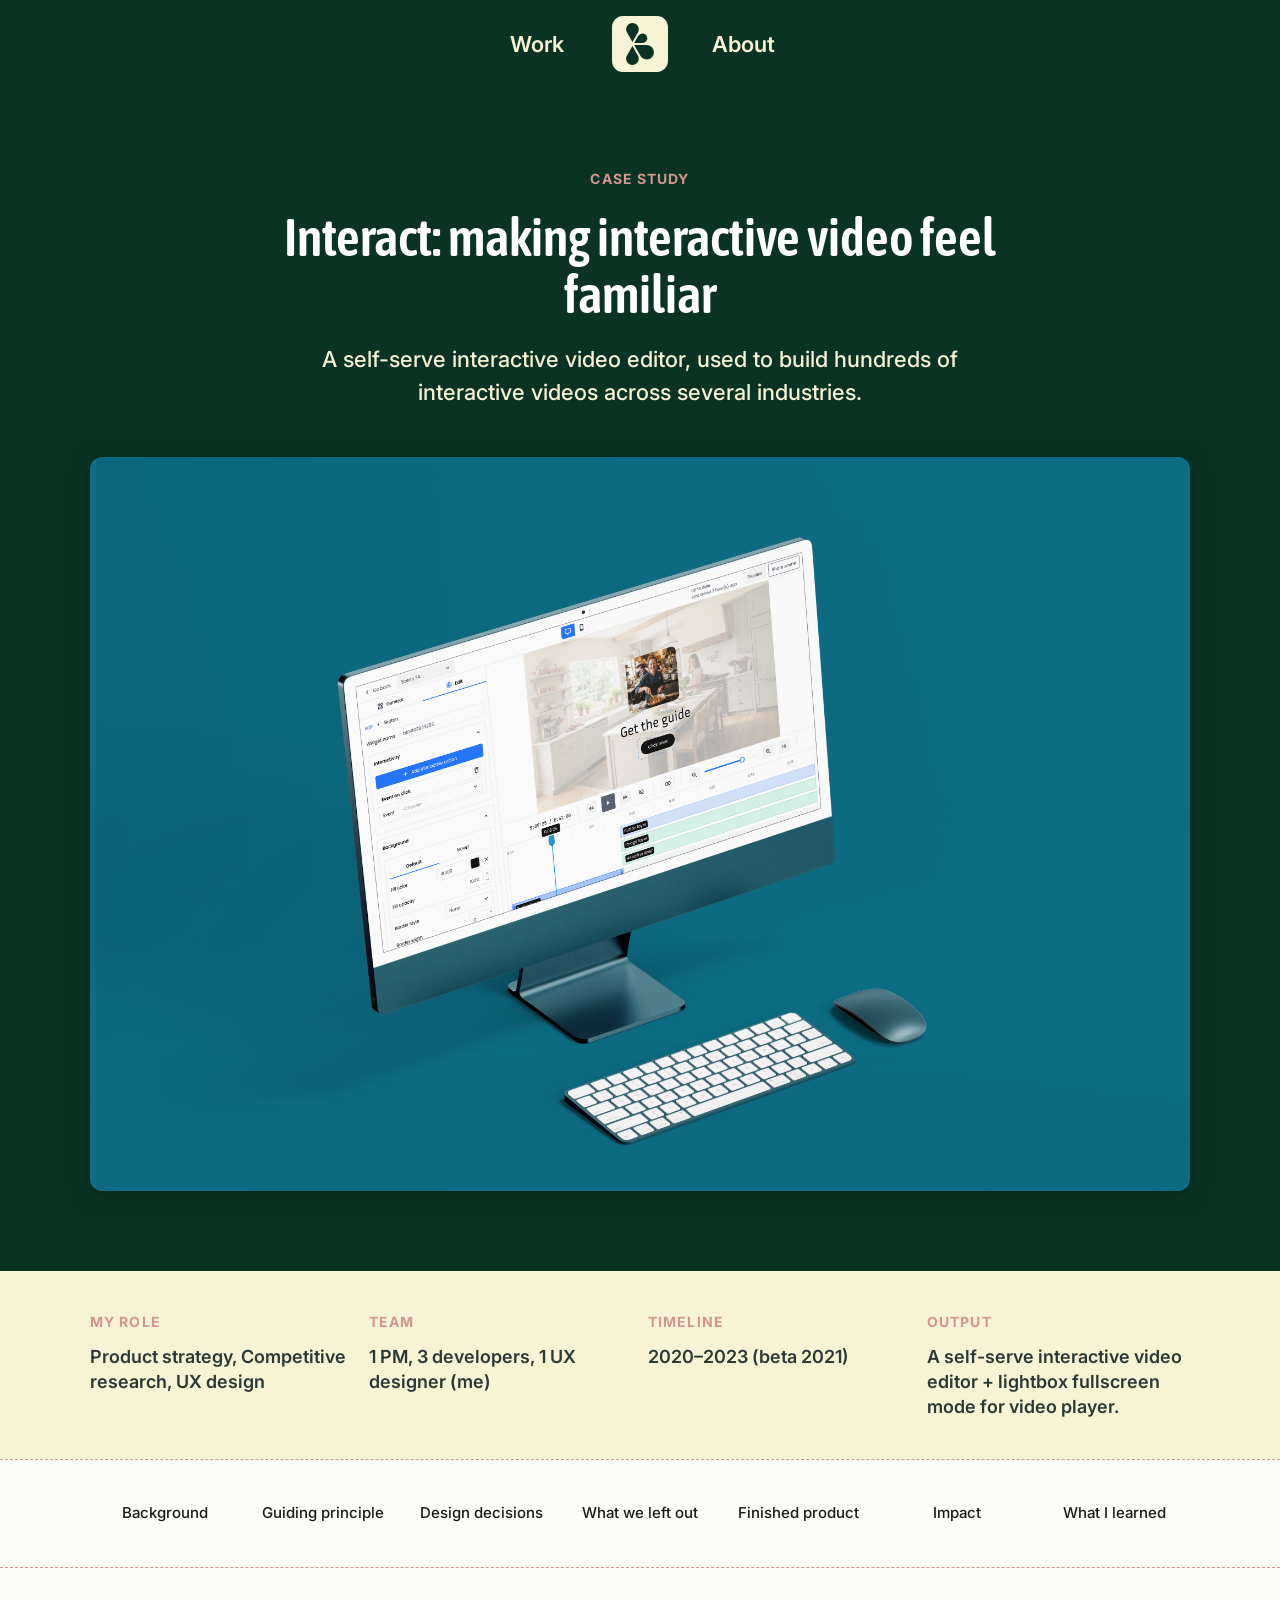
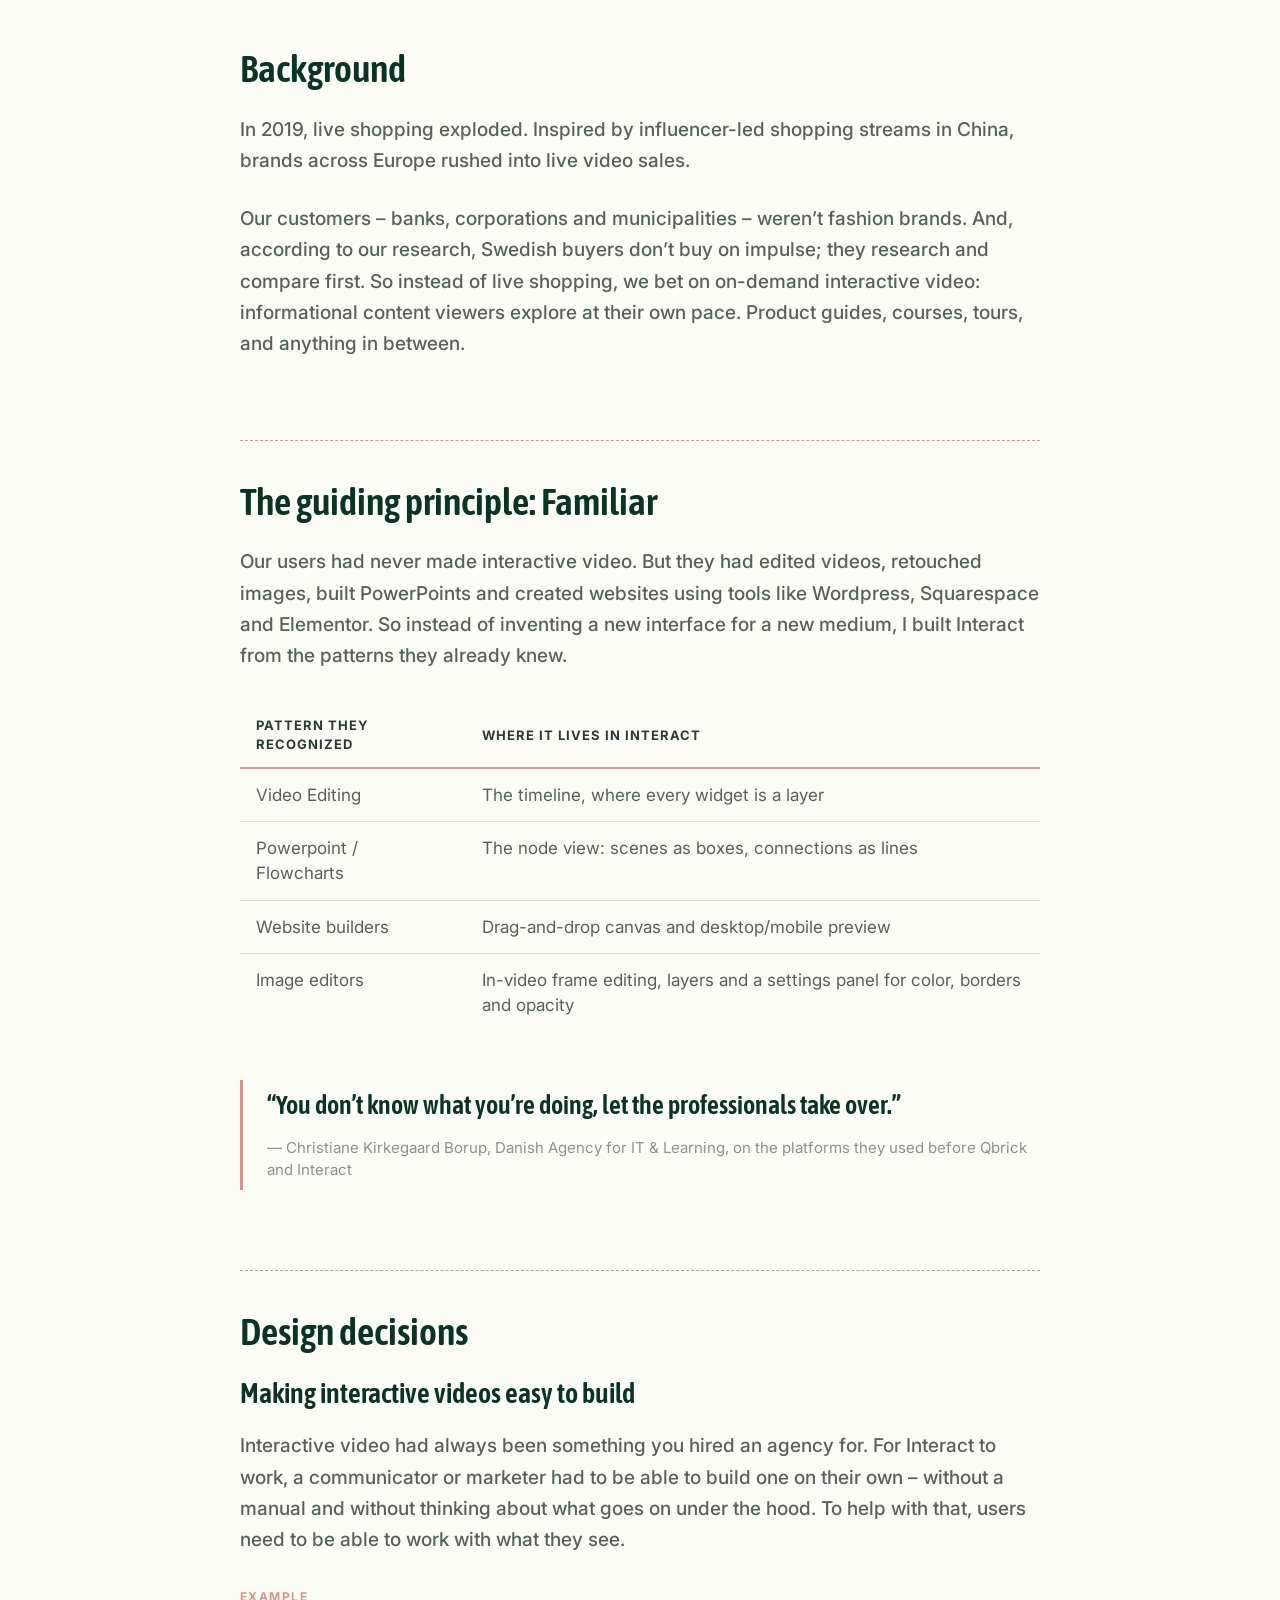
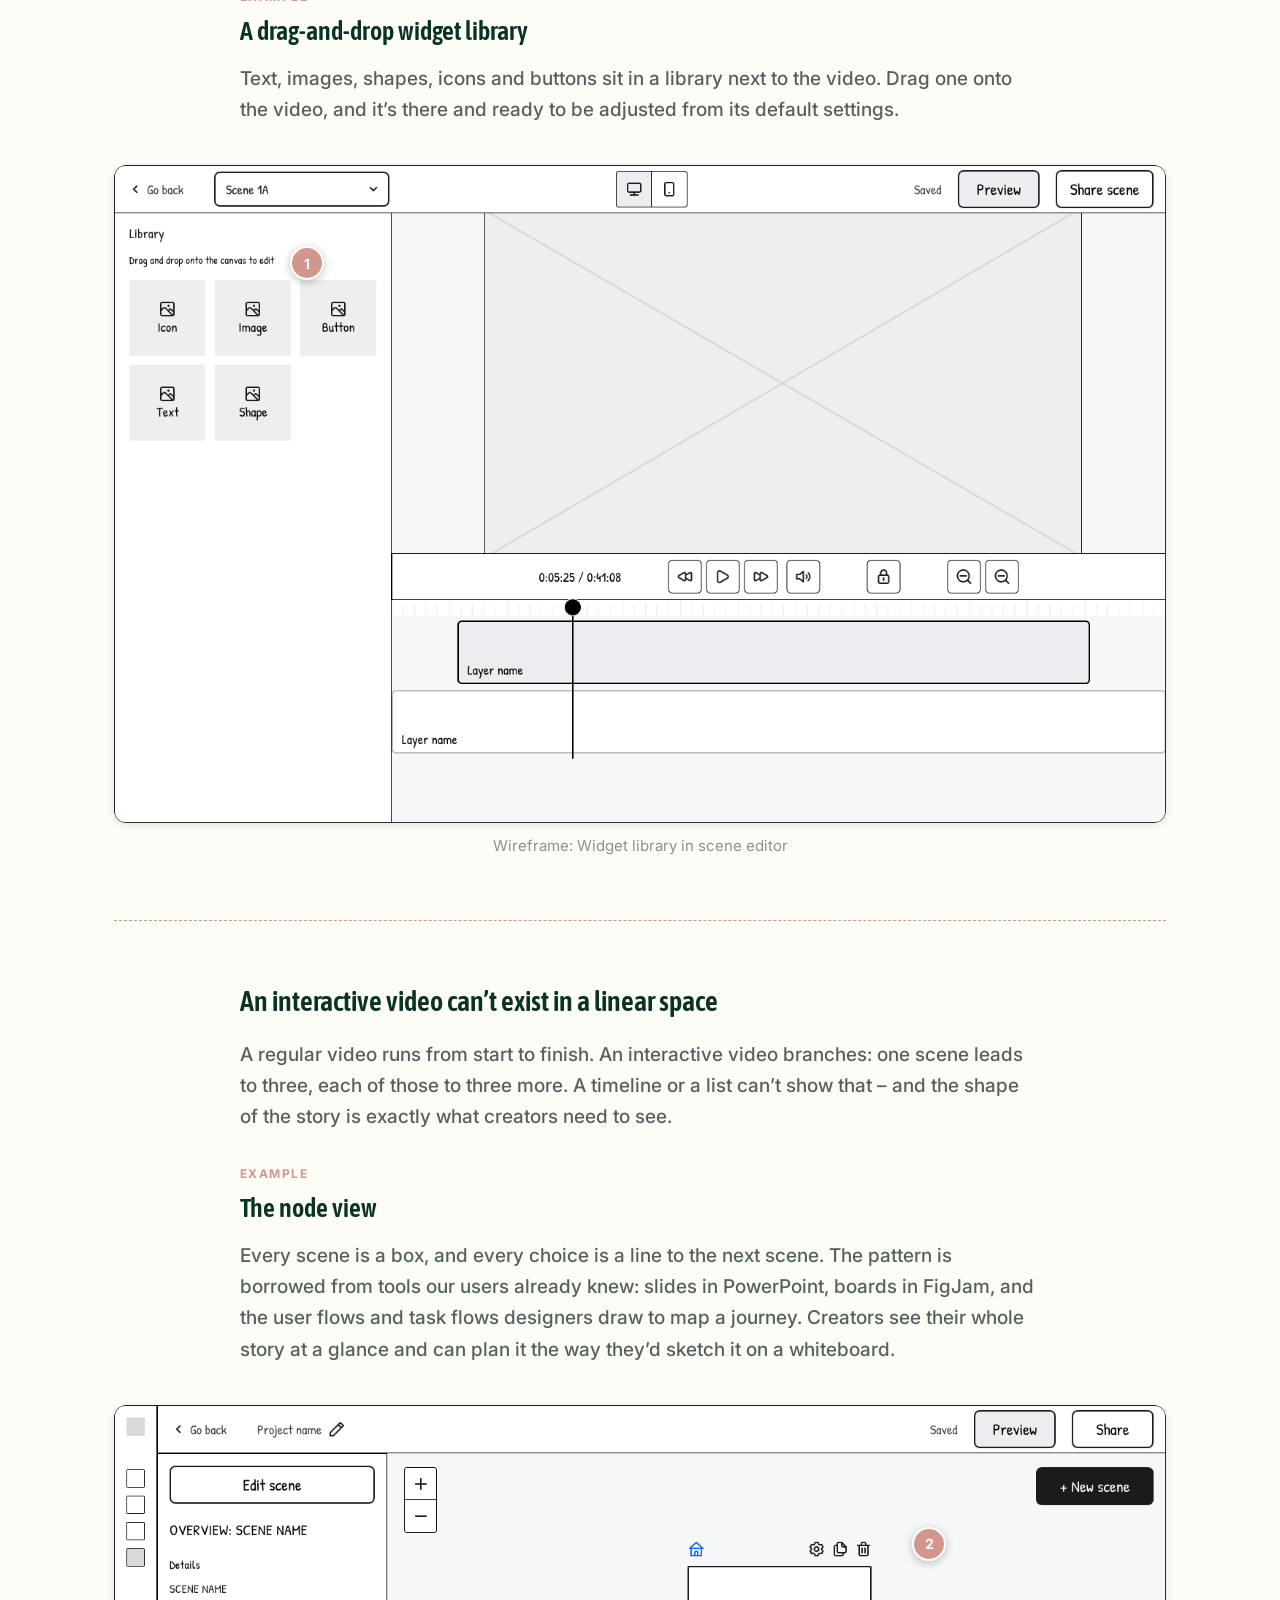
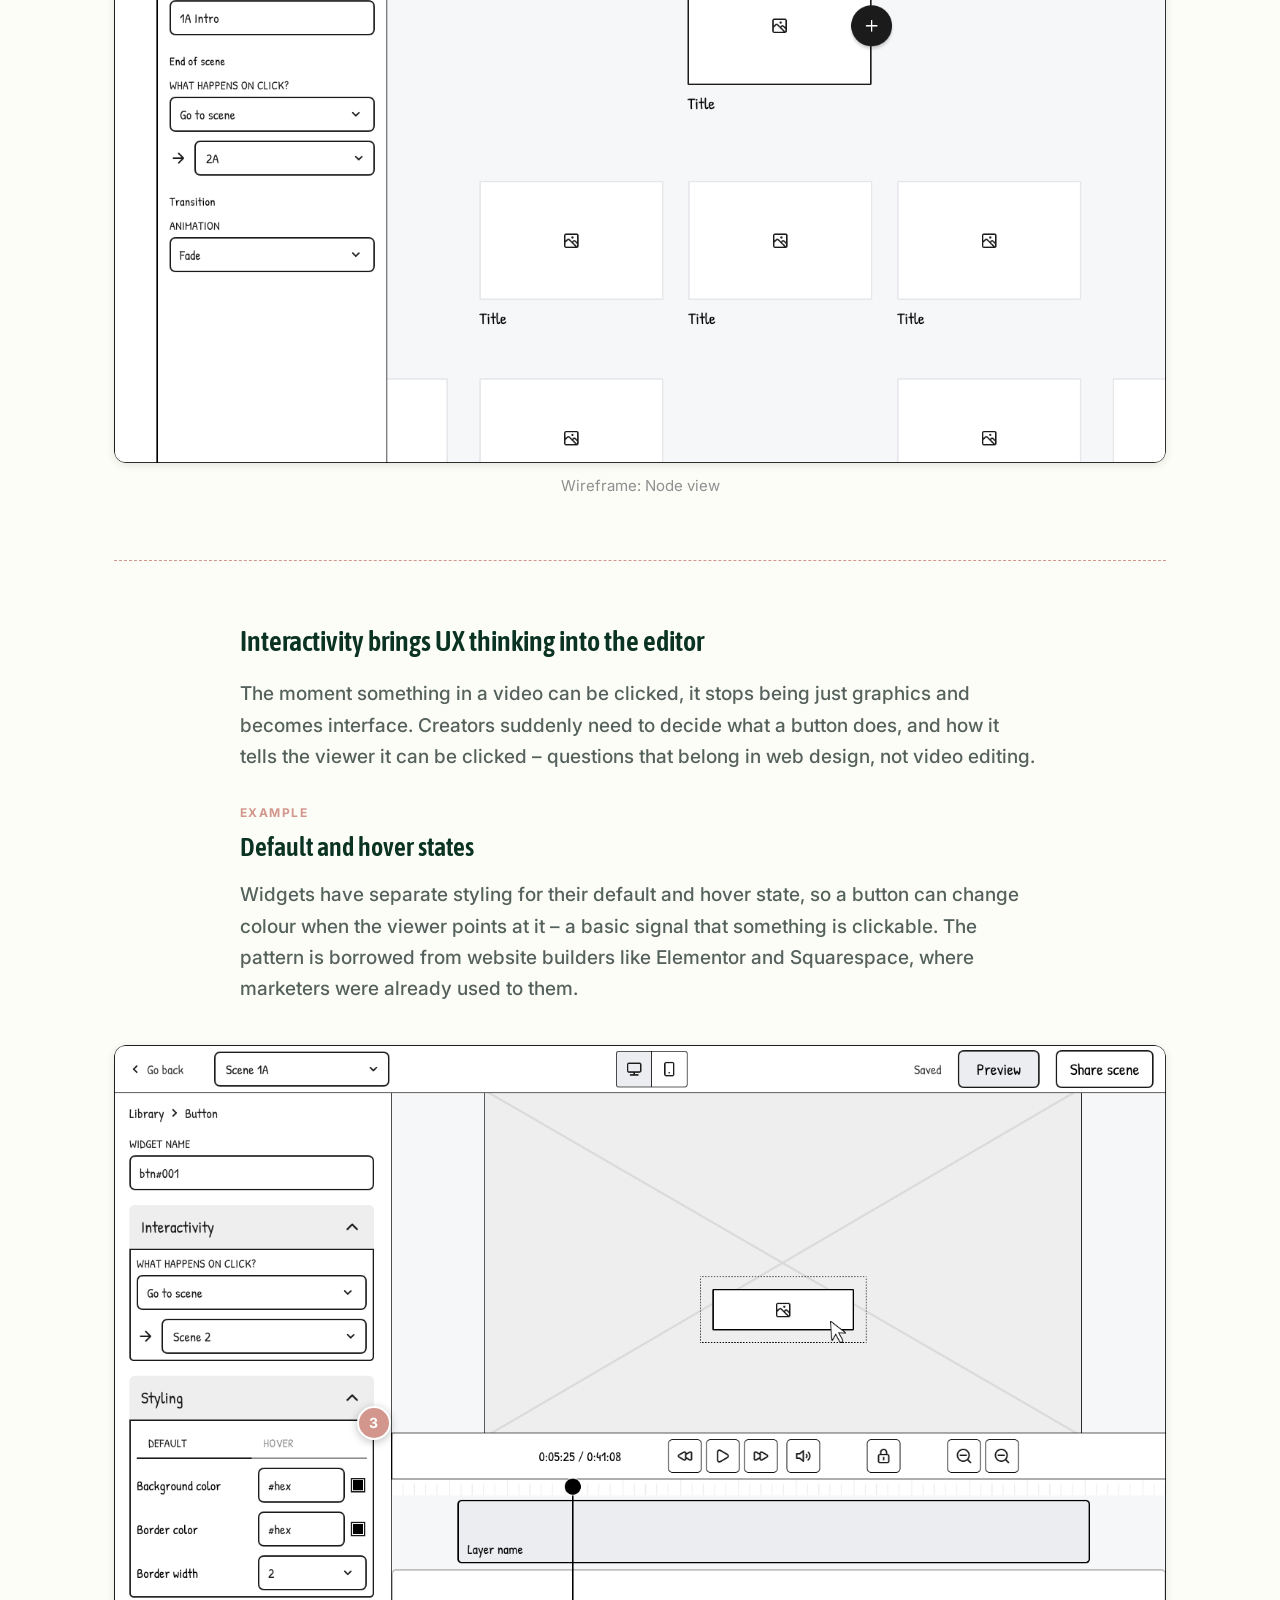
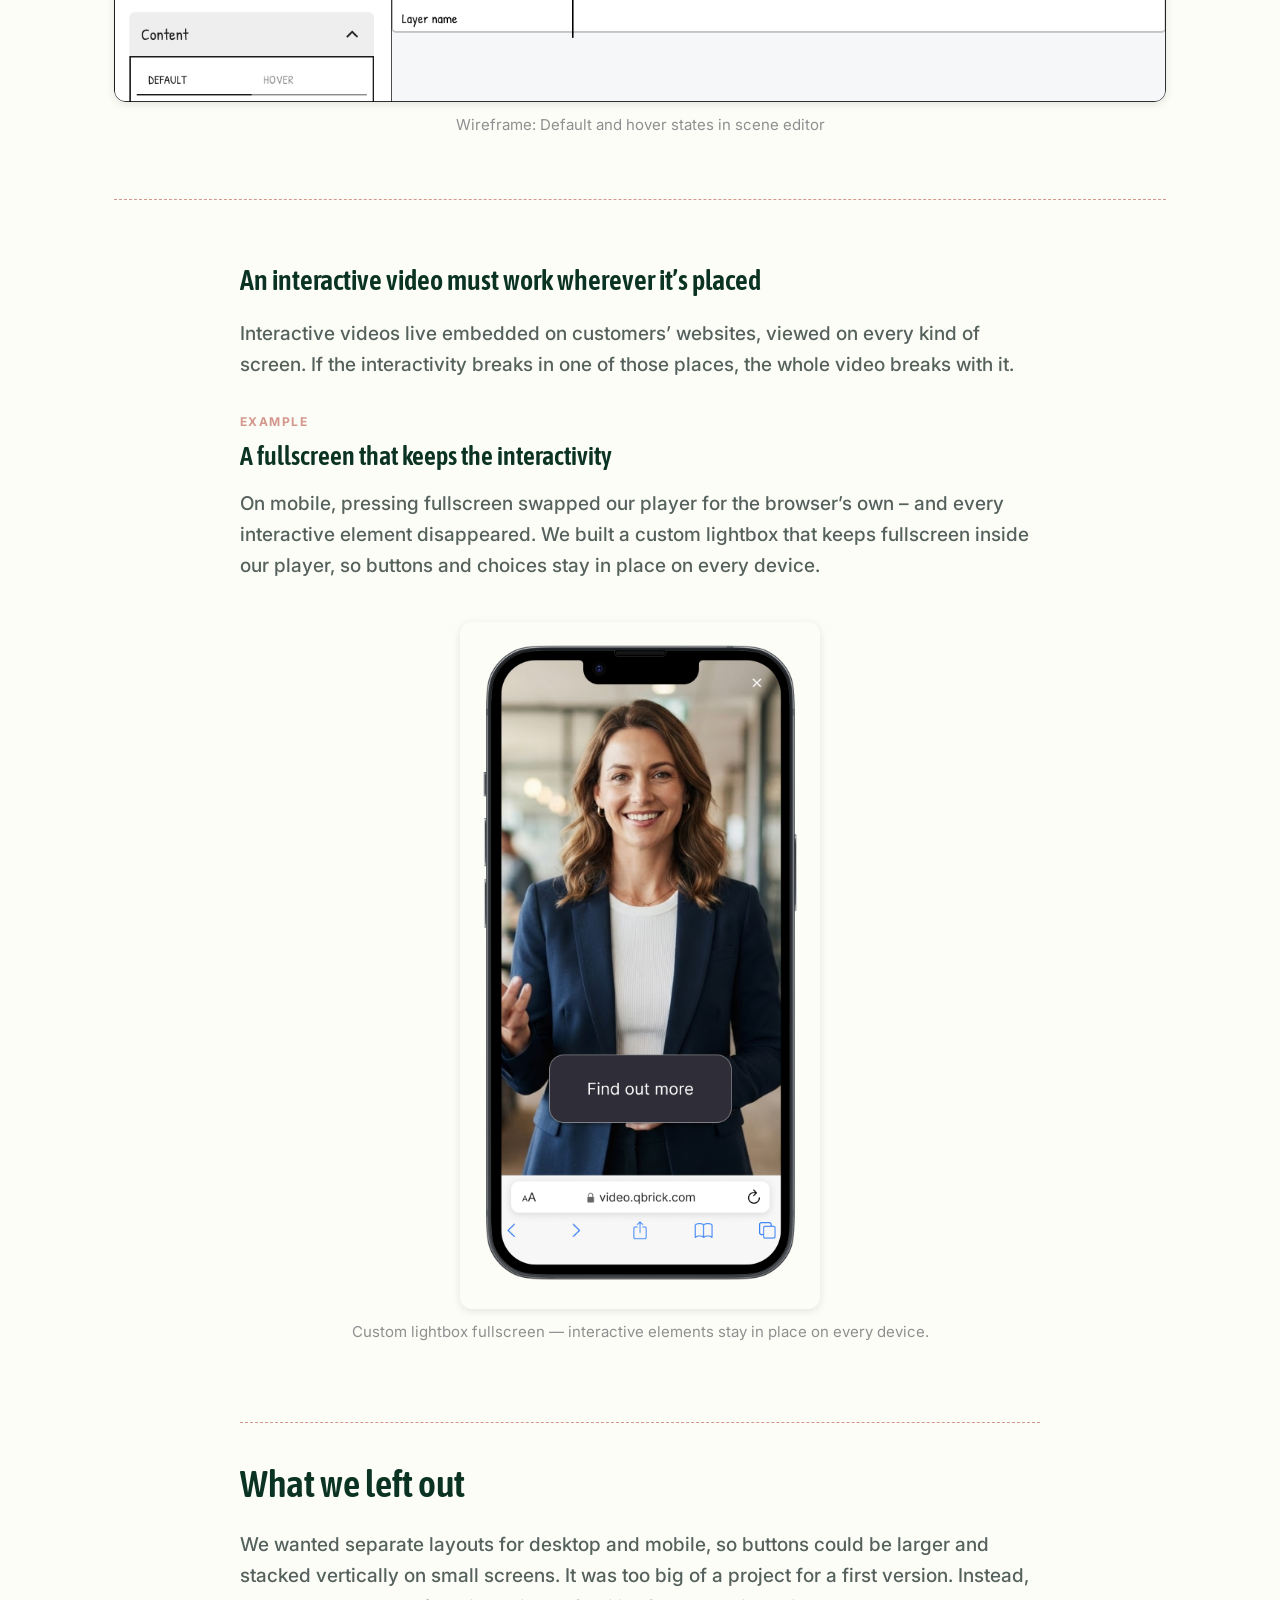
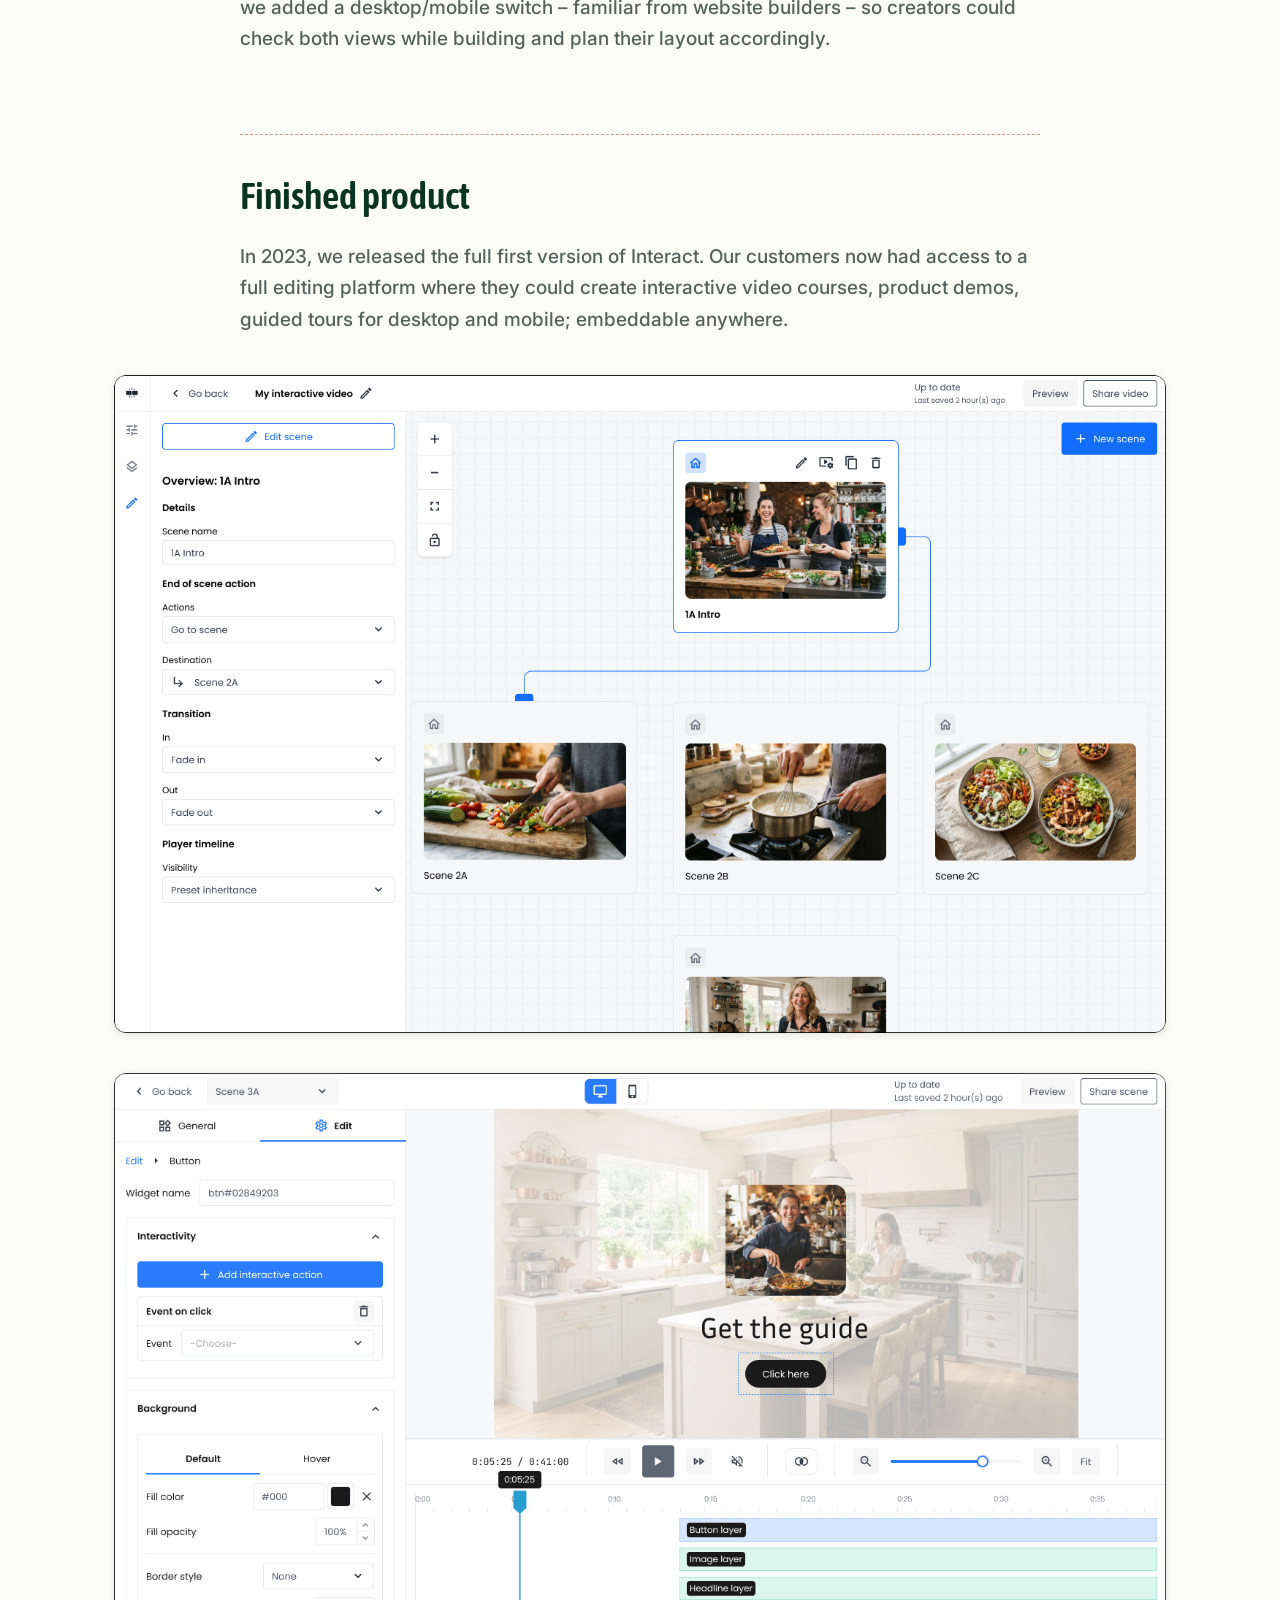
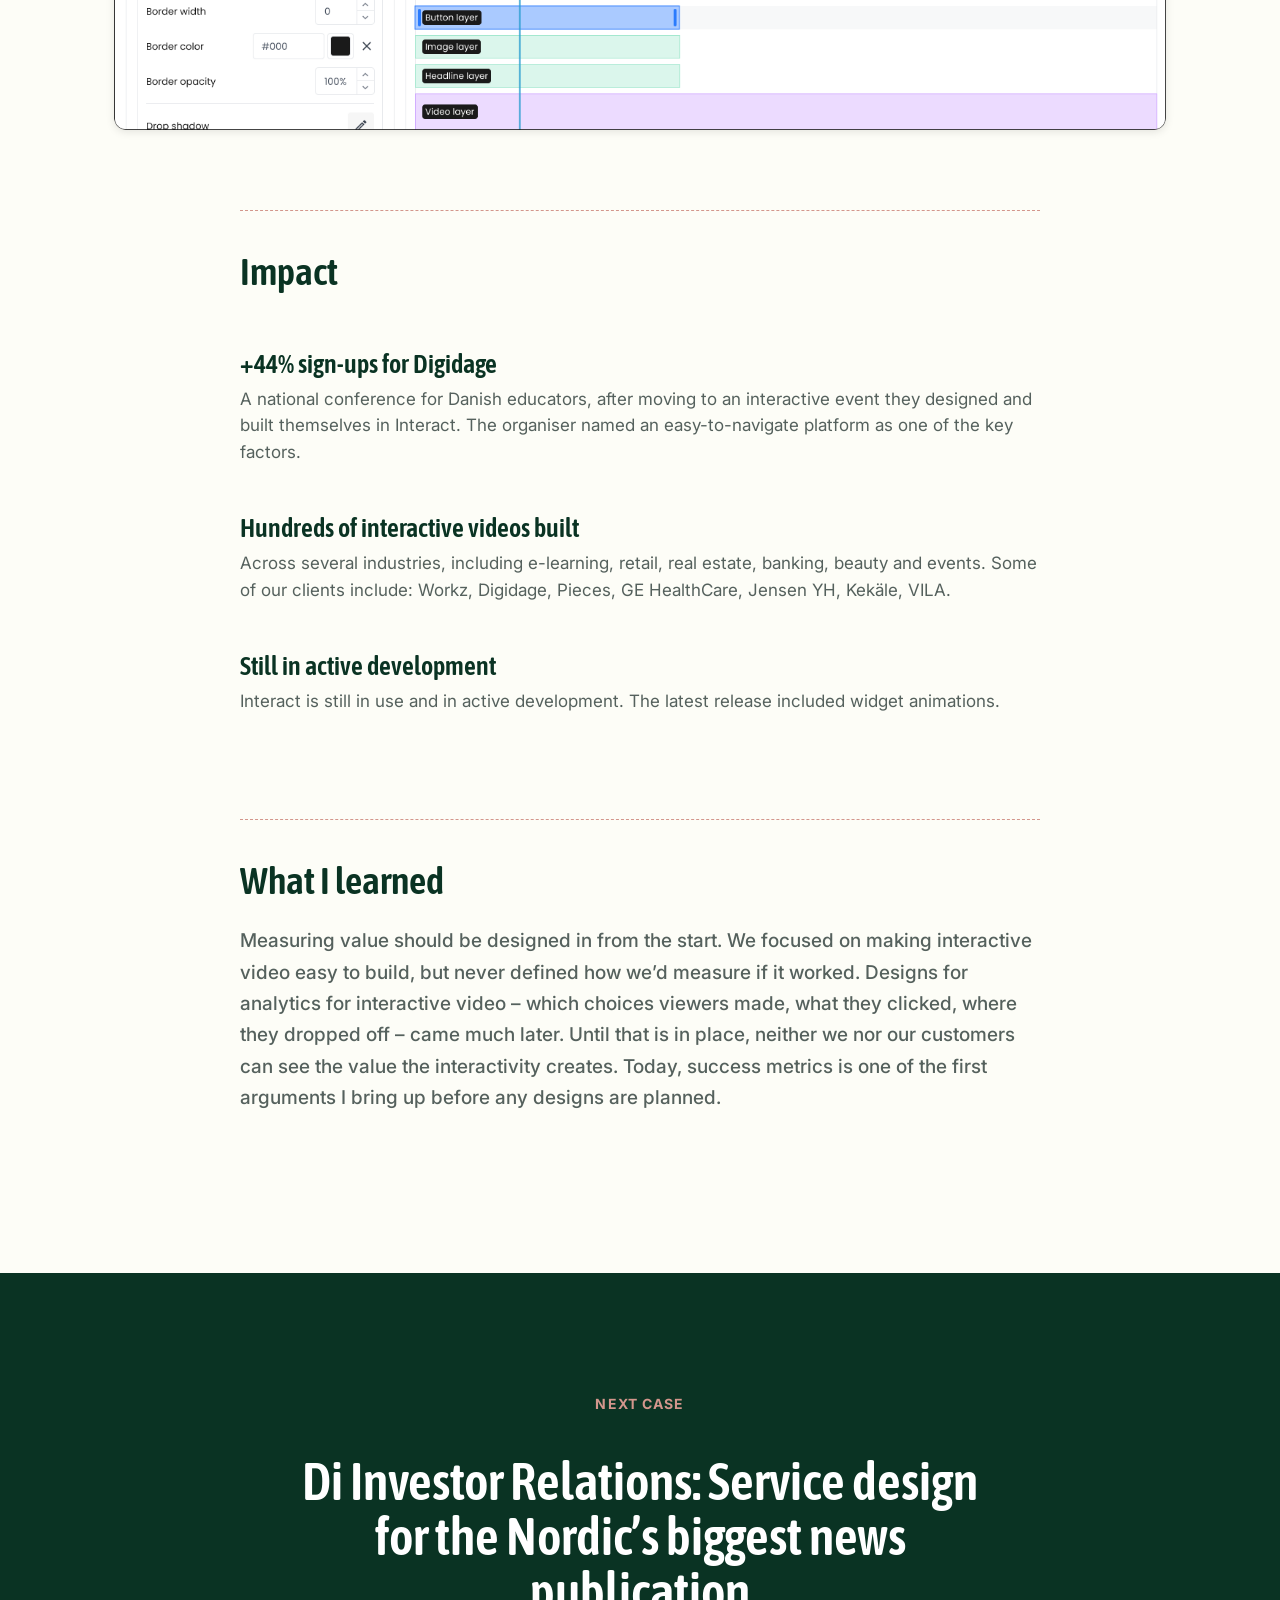
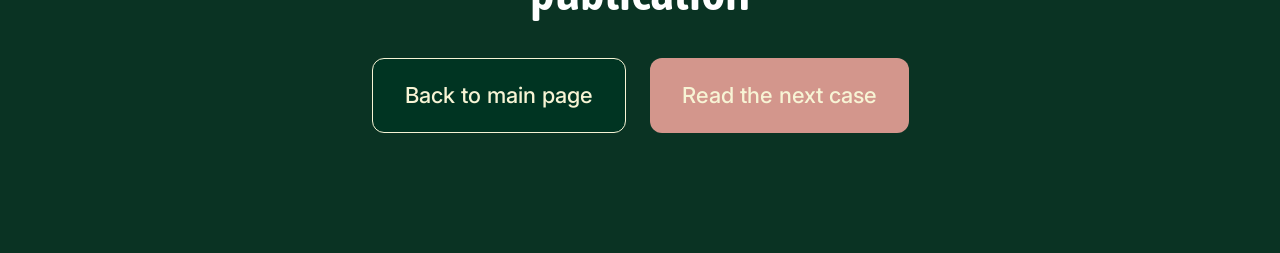
<file: work/interactive-editor.html>
<!DOCTYPE html>
<html lang="en">
<head>
  <meta charset="UTF-8">
  <meta name="viewport" content="width=device-width, initial-scale=1.0">
  <title>Interact — Kaisa</title>
  <link rel="preconnect" href="https://fonts.googleapis.com">
  <link rel="preconnect" href="https://fonts.gstatic.com" crossorigin>
  <link href="https://fonts.googleapis.com/css2?family=Asap+Condensed:wght@600&family=Inter:ital,wght@0,400;0,500;0,600;0,700&display=swap" rel="stylesheet">
  <meta name="description" content="How I designed Interact — a self-serve interactive video editor that let non-experts build interactive videos for the first time.">
  <meta property="og:title" content="Interact: making interactive video feel familiar — Kaisa Berg">
  <meta property="og:description" content="How I designed Interact — a self-serve interactive video editor that let non-experts build interactive videos for the first time.">
  <meta property="og:image" content="https://kaisaberg.github.io/og-image.png">
  <meta property="og:url" content="https://kaisaberg.github.io/work/interactive-editor.html">
  <meta property="og:type" content="website">
  <meta name="twitter:card" content="summary_large_image">
  <link rel="apple-touch-icon" href="../apple-touch-icon.png">
  <link rel="icon" type="image/png" href="../k_favicon.png">
  <link rel="stylesheet" href="../style.css?v=16">
</head>
<body>

  <!-- NAV -->
  <nav class="case-nav">
    <a class="nav-link" href="../index.html#work">Work</a>
    <a class="nav-logo-wrap" href="../index.html" aria-label="Home">
      <img src="../Images/index images/Logo.svg" alt="K logo">
    </a>
    <a class="nav-link" href="../index.html#about">About</a>
  </nav>

  <!-- HERO -->
  <section class="case-hero">
    <div class="case-hero-stack-wrap">
      <div style="text-align: center; display: flex; flex-direction: column; align-items: center; gap: 20px; max-width: 800px;">
        <p class="case-label">Case Study</p>
        <h1 class="case-title">Interact: making interactive video feel familiar</h1>
        <p class="case-subtitle">A self-serve interactive video editor, used to build hundreds of interactive videos across several industries.</p>
      </div>
      <img class="case-img-full" src="../Images/Interact images/interact_thumb.webp" alt="Interact interactive video editor">
    </div>
  </section>

  <!-- METADATA BAR -->
  <div class="meta-bar">
    <div class="meta-bar-inner">
      <div class="meta-block">
        <p class="meta-label">My Role</p>
        <p class="meta-value">Product strategy, Competitive research, UX design</p>
      </div>
      <div class="meta-block">
        <p class="meta-label">Team</p>
        <p class="meta-value">1 PM, 3 developers, 1 UX designer (me)</p>
      </div>
      <div class="meta-block">
        <p class="meta-label">Timeline</p>
        <p class="meta-value">2020&#8211;2023 (beta 2021)</p>
      </div>
      <div class="meta-block">
        <p class="meta-label">Output</p>
        <p class="meta-value">A self-serve interactive video editor + lightbox fullscreen mode for video player.</p>
      </div>
    </div>
  </div>

  <!-- TAB NAV -->
  <nav class="tab-nav">
    <div class="tab-group">
      <a href="#background">Background</a>
      <a href="#guiding-principle">Guiding principle</a>
      <a href="#design-decisions">Design decisions</a>
      <a href="#what-we-left-out">What we left out</a>
      <a href="#finished-product">Finished product</a>
      <a href="#impact">Impact</a>
      <a href="#what-i-learned">What I learned</a>
    </div>
  </nav>

  <!-- MAIN CONTENT -->
  <main class="case-main">

    <!-- BACKGROUND -->
    <section id="background" class="case-section-wide">
      <div class="case-text">
        <h2 class="case-h2">Background</h2>
        <div class="case-body">
          <p>In 2019, live shopping exploded. Inspired by influencer-led shopping streams in China, brands across Europe rushed into live video sales.</p>
          <p>Our customers &#8211; banks, corporations and municipalities &#8211; weren&#8217;t fashion brands. And, according to our research, Swedish buyers don&#8217;t buy on impulse; they research and compare first. So instead of live shopping, we bet on on-demand interactive video: informational content viewers explore at their own pace. Product guides, courses, tours, and anything in between.</p>
        </div>
      </div>
    </section>

    <!-- GUIDING PRINCIPLE -->
    <section id="guiding-principle" class="case-section-wide">
      <div class="case-text">
        <hr class="section-divider">
        <h2 class="case-h2">The guiding principle: Familiar</h2>
        <div class="case-body">
          <p>Our users had never made interactive video. But they had edited videos, retouched images, built PowerPoints and created websites using tools like Wordpress, Squarespace and Elementor. So instead of inventing a new interface for a new medium, I built Interact from the patterns they already knew.</p>
        </div>

        <table class="compare-table">
          <thead>
            <tr>
              <th>Pattern they recognized</th>
              <th>Where it lives in Interact</th>
            </tr>
          </thead>
          <tbody>
            <tr>
              <td>Video Editing</td>
              <td>The timeline, where every widget is a layer</td>
            </tr>
            <tr>
              <td>Powerpoint / Flowcharts</td>
              <td>The node view: scenes as boxes, connections as lines</td>
            </tr>
            <tr>
              <td>Website builders</td>
              <td>Drag-and-drop canvas and desktop/mobile preview</td>
            </tr>
            <tr>
              <td>Image editors</td>
              <td>In-video frame editing, layers and a settings panel for color, borders and opacity</td>
            </tr>
          </tbody>
        </table>

        <blockquote class="pull-quote">
          <p class="pull-quote-text">&#8220;You don&#8217;t know what you&#8217;re doing, let the professionals take over.&#8221;</p>
          <p class="pull-quote-attr">&#8212; Christiane Kirkegaard Borup, Danish Agency for IT &amp; Learning, on the platforms they used before Qbrick and Interact</p>
        </blockquote>
      </div>
    </section>

    <!-- DESIGN DECISIONS -->
    <section id="design-decisions" class="case-section-wide">
      <div class="case-text">
        <hr class="section-divider">
        <h2 class="case-h2">Design decisions</h2>
      </div>

      <!-- Decision 1 -->
      <div class="decision-open">
        <div class="case-text">
          <h3 class="case-h3">Making interactive videos easy to build</h3>
          <div class="case-body">
            <p>Interactive video had always been something you hired an agency for. For Interact to work, a communicator or marketer had to be able to build one on their own &#8211; without a manual and without thinking about what goes on under the hood. To help with that, users need to be able to work with what they see.</p>
          </div>
          <p class="example-label">Example</p>
          <p class="decision-solution-title">A drag-and-drop widget library</p>
          <div class="case-body">
            <p>Text, images, shapes, icons and buttons sit in a library next to the video. Drag one onto the video, and it&#8217;s there and ready to be adjusted from its default settings.</p>
          </div>
        </div>
        <div class="badge-image-wrap">
          <img class="case-img-full" src="../Images/Interact images/WF - Scene editor - widget library.png" alt="Wireframe: Widget library in scene editor">
          <button class="img-badge" style="left: 18.3%; top: 14.9%;" data-tooltip="badge-1-1" aria-label="Badge 1">1</button>
          <div class="badge-tooltip" id="badge-1-1">
            <button class="badge-tooltip-close" aria-label="Close">&#215;</button>
            <p>Widget cards that can be dragged into the video preview window.</p>
          </div>
        </div>
        <p class="case-img-caption">Wireframe: Widget library in scene editor</p>
      </div>

      <!-- Decision 2 -->
      <div class="decision-open">
        <div class="case-text">
          <h3 class="case-h3">An interactive video can&#8217;t exist in a linear space</h3>
          <div class="case-body">
            <p>A regular video runs from start to finish. An interactive video branches: one scene leads to three, each of those to three more. A timeline or a list can&#8217;t show that &#8211; and the shape of the story is exactly what creators need to see.</p>
          </div>
          <p class="example-label">Example</p>
          <p class="decision-solution-title">The node view</p>
          <div class="case-body">
            <p>Every scene is a box, and every choice is a line to the next scene. The pattern is borrowed from tools our users already knew: slides in PowerPoint, boards in FigJam, and the user flows and task flows designers draw to map a journey. Creators see their whole story at a glance and can plan it the way they&#8217;d sketch it on a whiteboard.</p>
          </div>
        </div>
        <div class="badge-image-wrap">
          <img class="case-img-full" src="../Images/Interact images/WF - Scene overview.png" alt="Wireframe: Node view">
          <button class="img-badge" style="left: 77.5%; top: 21.1%;" data-tooltip="badge-2-1" aria-label="Badge 2">2</button>
          <div class="badge-tooltip" id="badge-2-1">
            <button class="badge-tooltip-close" aria-label="Close">&#215;</button>
            <p>Every scene is represented by a box that can be connected to other boxes. This can be done visually with lines or manually in the settings menu.</p>
          </div>
        </div>
        <p class="case-img-caption">Wireframe: Node view</p>
      </div>

      <!-- Decision 3 -->
      <div class="decision-open">
        <div class="case-text">
          <h3 class="case-h3">Interactivity brings UX thinking into the editor</h3>
          <div class="case-body">
            <p>The moment something in a video can be clicked, it stops being just graphics and becomes interface. Creators suddenly need to decide what a button does, and how it tells the viewer it can be clicked &#8211; questions that belong in web design, not video editing.</p>
          </div>
          <p class="example-label">Example</p>
          <p class="decision-solution-title">Default and hover states</p>
          <div class="case-body">
            <p>Widgets have separate styling for their default and hover state, so a button can change colour when the viewer points at it &#8211; a basic signal that something is clickable. The pattern is borrowed from website builders like Elementor and Squarespace, where marketers were already used to them.</p>
          </div>
        </div>
        <div class="badge-image-wrap">
          <img class="case-img-full" src="../Images/Interact images/WF - Scene editor.png" alt="Wireframe: Default and hover states in scene editor">
          <button class="img-badge" style="left: 24.7%; top: 57.5%;" data-tooltip="badge-3-1" aria-label="Badge 3">3</button>
          <div class="badge-tooltip" id="badge-3-1">
            <button class="badge-tooltip-close" aria-label="Close">&#215;</button>
            <p>Different styling options for &#8220;Default&#8221; and &#8220;Hover&#8221;, just like states in a component kit.</p>
          </div>
        </div>
        <p class="case-img-caption">Wireframe: Default and hover states in scene editor</p>
      </div>

      <!-- Decision 4 -->
      <div class="decision-open">
        <div class="case-text">
          <h3 class="case-h3">An interactive video must work wherever it&#8217;s placed</h3>
          <div class="case-body">
            <p>Interactive videos live embedded on customers&#8217; websites, viewed on every kind of screen. If the interactivity breaks in one of those places, the whole video breaks with it.</p>
          </div>
          <p class="example-label">Example</p>
          <p class="decision-solution-title">A fullscreen that keeps the interactivity</p>
          <div class="case-body">
            <p>On mobile, pressing fullscreen swapped our player for the browser&#8217;s own &#8211; and every interactive element disappeared. We built a custom lightbox that keeps fullscreen inside our player, so buttons and choices stay in place on every device.</p>
          </div>
        </div>
        <img class="case-img-full case-img-narrow" src="../Images/Interact images/softbox_fullscreen.png" alt="Custom lightbox fullscreen keeping interactive elements in place">
        <p class="case-img-caption">Custom lightbox fullscreen — interactive elements stay in place on every device.</p>
      </div>
    </section>

    <!-- WHAT WE LEFT OUT -->
    <section id="what-we-left-out" class="case-section-wide">
      <div class="case-text">
        <hr class="section-divider">
        <h2 class="case-h2">What we left out</h2>
        <div class="case-body">
          <p>We wanted separate layouts for desktop and mobile, so buttons could be larger and stacked vertically on small screens. It was too big of a project for a first version. Instead, we added a desktop/mobile switch &#8211; familiar from website builders &#8211; so creators could check both views while building and plan their layout accordingly.</p>
        </div>
      </div>
    </section>

    <!-- FINISHED PRODUCT -->
    <section id="finished-product" class="case-section-wide">
      <div class="case-text">
        <hr class="section-divider">
        <h2 class="case-h2">Finished product</h2>
        <div class="case-body">
          <p>In 2023, we released the full first version of Interact. Our customers now had access to a full editing platform where they could create interactive video courses, product demos, guided tours for desktop and mobile; embeddable anywhere.</p>
        </div>
      </div>
      <img class="case-img-full" src="../Images/Interact images/Interact - New project.png" alt="Interact: new project screen">
      <img class="case-img-full" src="../Images/Interact images/Interact - Scene editor - Button widget.png" alt="Interact: scene editor with button widget">
    </section>

    <!-- IMPACT -->
    <section id="impact" class="case-section-wide">
      <div class="case-text">
        <hr class="section-divider">
        <h2 class="case-h2">Impact</h2>
        <div class="impact-blocks">
          <div class="impact-block">
            <p class="impact-lead">+44% sign-ups for Digidage</p>
            <p class="impact-text">A national conference for Danish educators, after moving to an interactive event they designed and built themselves in Interact. The organiser named an easy-to-navigate platform as one of the key factors.</p>
          </div>
          <div class="impact-block">
            <p class="impact-lead">Hundreds of interactive videos built</p>
            <p class="impact-text">Across several industries, including e-learning, retail, real estate, banking, beauty and events. Some of our clients include: Workz, Digidage, Pieces, GE HealthCare, Jensen YH, Kekäle, VILA.</p>
          </div>
          <div class="impact-block">
            <p class="impact-lead">Still in active development</p>
            <p class="impact-text">Interact is still in use and in active development. The latest release included widget animations.</p>
          </div>
        </div>
      </div>
    </section>

    <!-- WHAT I LEARNED -->
    <section id="what-i-learned" class="case-section-wide" style="padding-bottom: 80px;">
      <div class="case-text">
        <hr class="section-divider">
        <h2 class="case-h2">What I learned</h2>
        <div class="case-body">
          <p>Measuring value should be designed in from the start. We focused on making interactive video easy to build, but never defined how we&#8217;d measure if it worked. Designs for analytics for interactive video &#8211; which choices viewers made, what they clicked, where they dropped off &#8211; came much later. Until that is in place, neither we nor our customers can see the value the interactivity creates. Today, success metrics is one of the first arguments I bring up before any designs are planned.</p>
        </div>
      </div>
    </section>

  </main>

  <!-- CASE FOOTER -->
  <footer class="case-footer">
    <div class="case-footer-inner">
      <p class="case-footer-label">Next Case</p>
      <h2 class="case-footer-title">Di Investor Relations: Service design for the Nordic&#8217;s biggest news publication</h2>
      <div class="case-footer-buttons">
        <a class="btn btn-outline" href="../index.html">Back to main page</a>
        <a class="btn" href="bonnier.html">Read the next case</a>
      </div>
    </div>
  </footer>

<script>
  document.querySelectorAll('.img-badge').forEach(function(badge) {
    badge.addEventListener('click', function(e) {
      e.stopPropagation();
      var tooltipId = this.dataset.tooltip;
      var tooltip = document.getElementById(tooltipId);
      var wrap = this.closest('.badge-image-wrap');

      // Close any other open tooltips in this wrap
      wrap.querySelectorAll('.badge-tooltip').forEach(function(t) {
        if (t.id !== tooltipId) t.classList.remove('visible');
      });
      wrap.querySelectorAll('.img-badge').forEach(function(b) {
        if (b !== badge) b.classList.remove('active');
      });

      var isVisible = tooltip.classList.contains('visible');
      tooltip.classList.toggle('visible', !isVisible);
      this.classList.toggle('active', !isVisible);

      if (!isVisible) {
        var wrapRect = wrap.getBoundingClientRect();
        var badgeLeft = parseFloat(this.style.left) / 100 * wrapRect.width;
        var badgeTop  = parseFloat(this.style.top)  / 100 * wrapRect.height;

        var left = badgeLeft + 20;
        var top  = badgeTop  + 20;

        // Flip left if too close to right edge
        if (left + 270 > wrapRect.width) {
          left = badgeLeft - 280;
        }
        // Flip up if near bottom
        if (top + 120 > wrapRect.height) {
          top = badgeTop - 110;
        }

        tooltip.style.left = left + 'px';
        tooltip.style.top  = top  + 'px';
      }
    });
  });

  document.querySelectorAll('.badge-tooltip-close').forEach(function(btn) {
    btn.addEventListener('click', function(e) {
      e.stopPropagation();
      var tooltip = this.closest('.badge-tooltip');
      tooltip.classList.remove('visible');
      tooltip.closest('.badge-image-wrap').querySelectorAll('.img-badge').forEach(function(b) {
        b.classList.remove('active');
      });
    });
  });

  document.addEventListener('click', function() {
    document.querySelectorAll('.badge-tooltip').forEach(function(t) {
      t.classList.remove('visible');
    });
    document.querySelectorAll('.img-badge').forEach(function(b) {
      b.classList.remove('active');
    });
  });
</script>

</body>
</html>
</file>
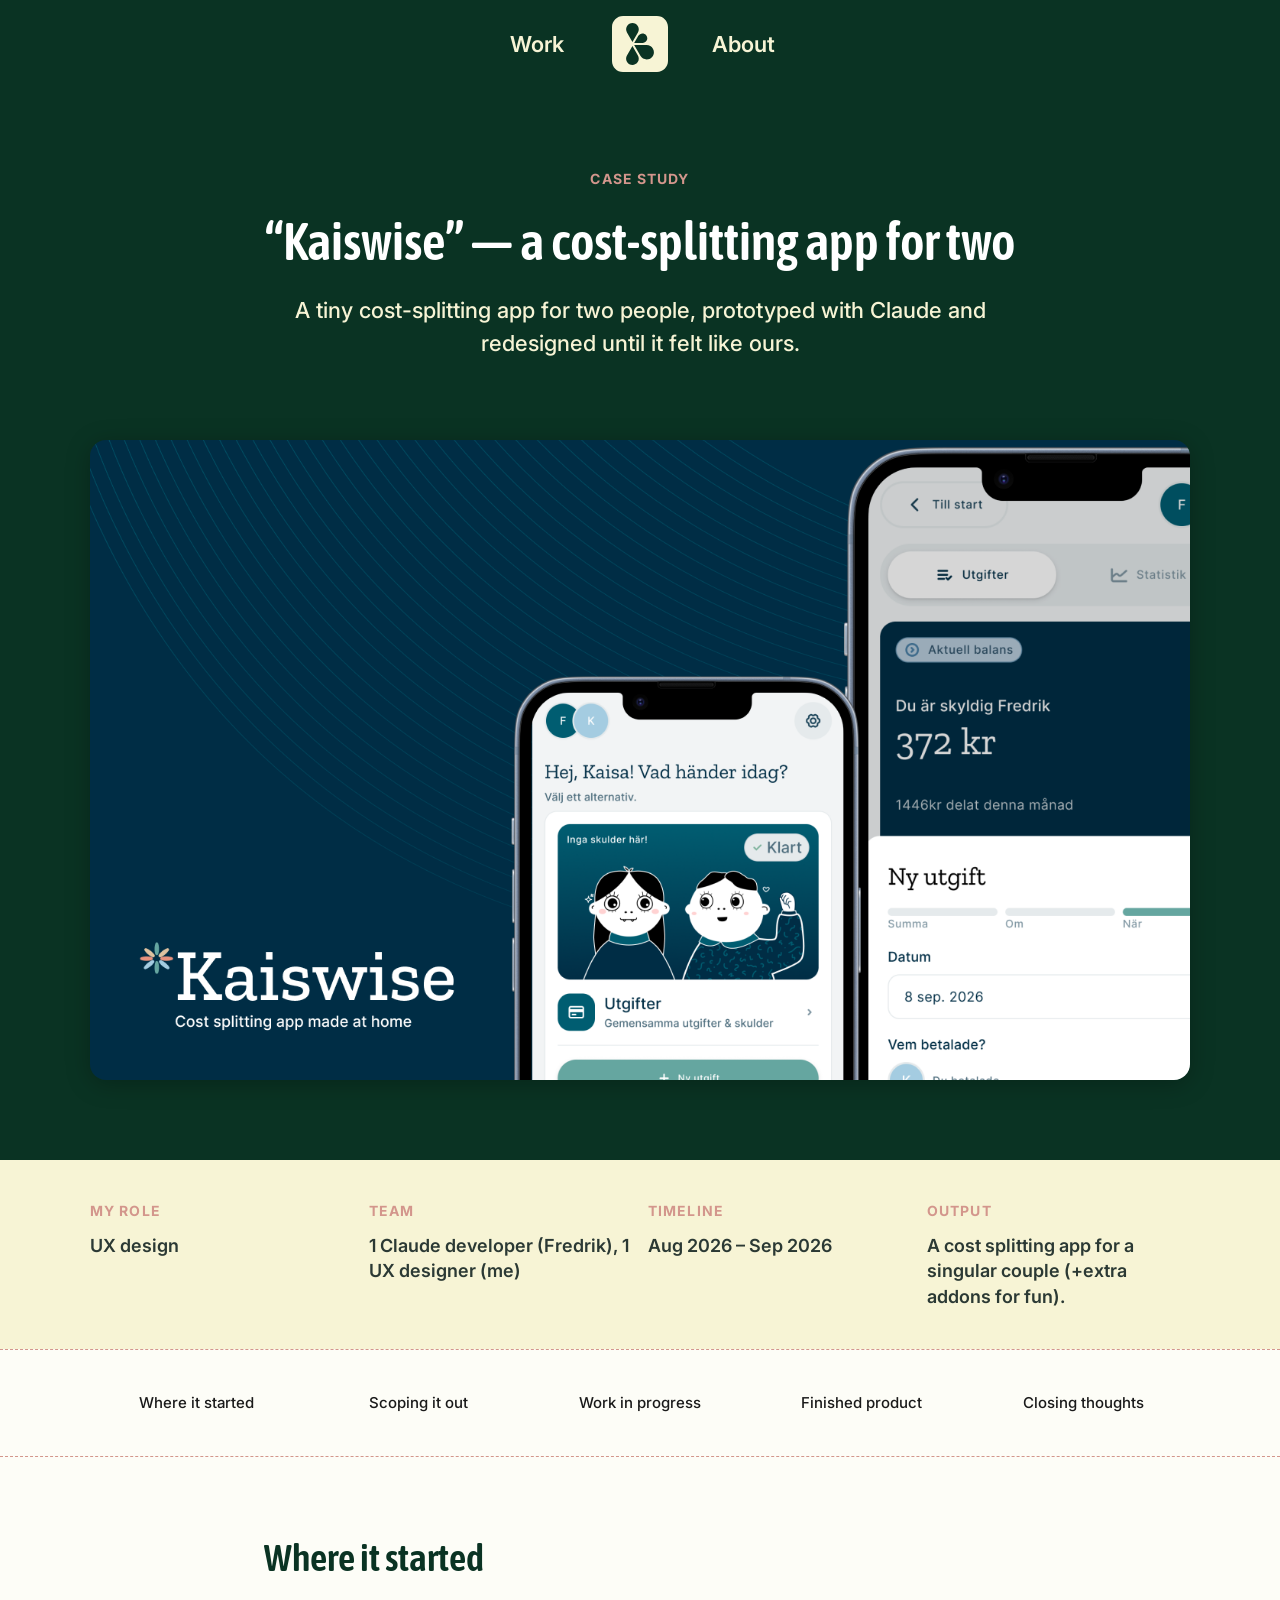
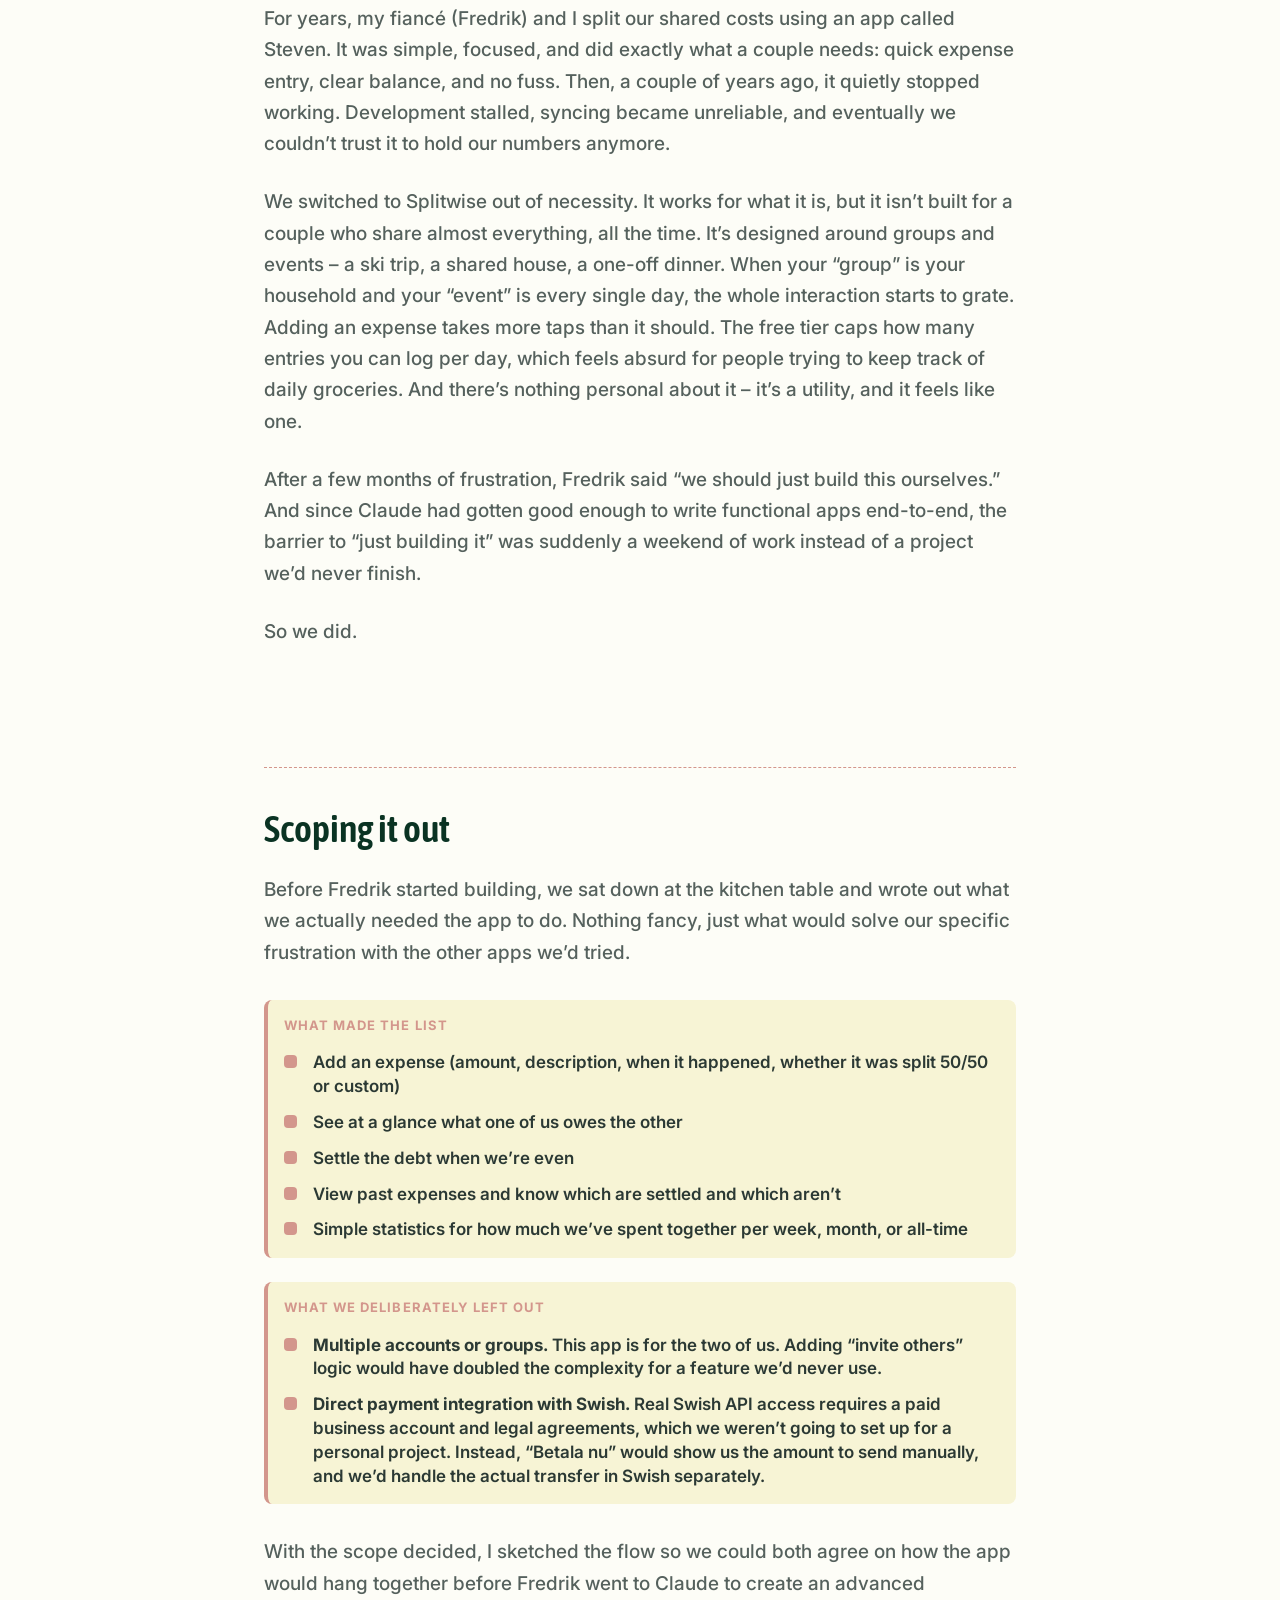
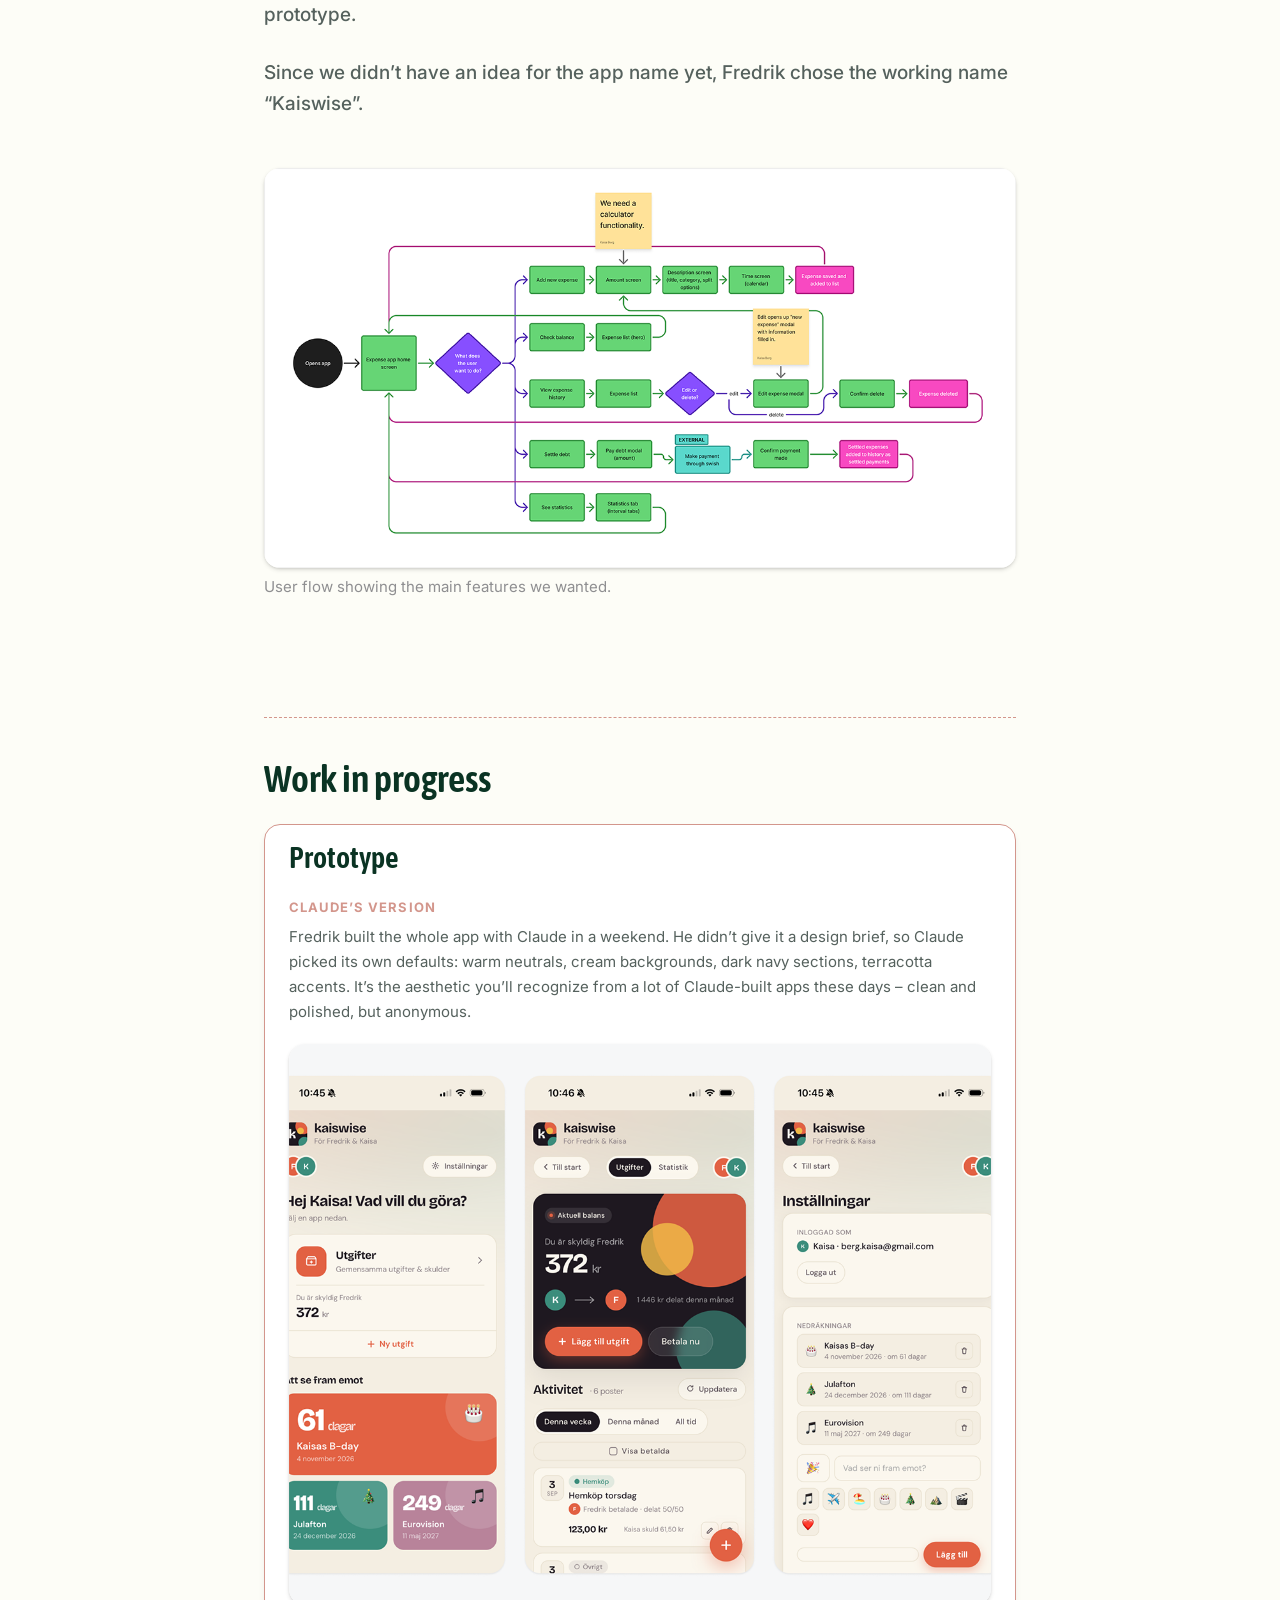
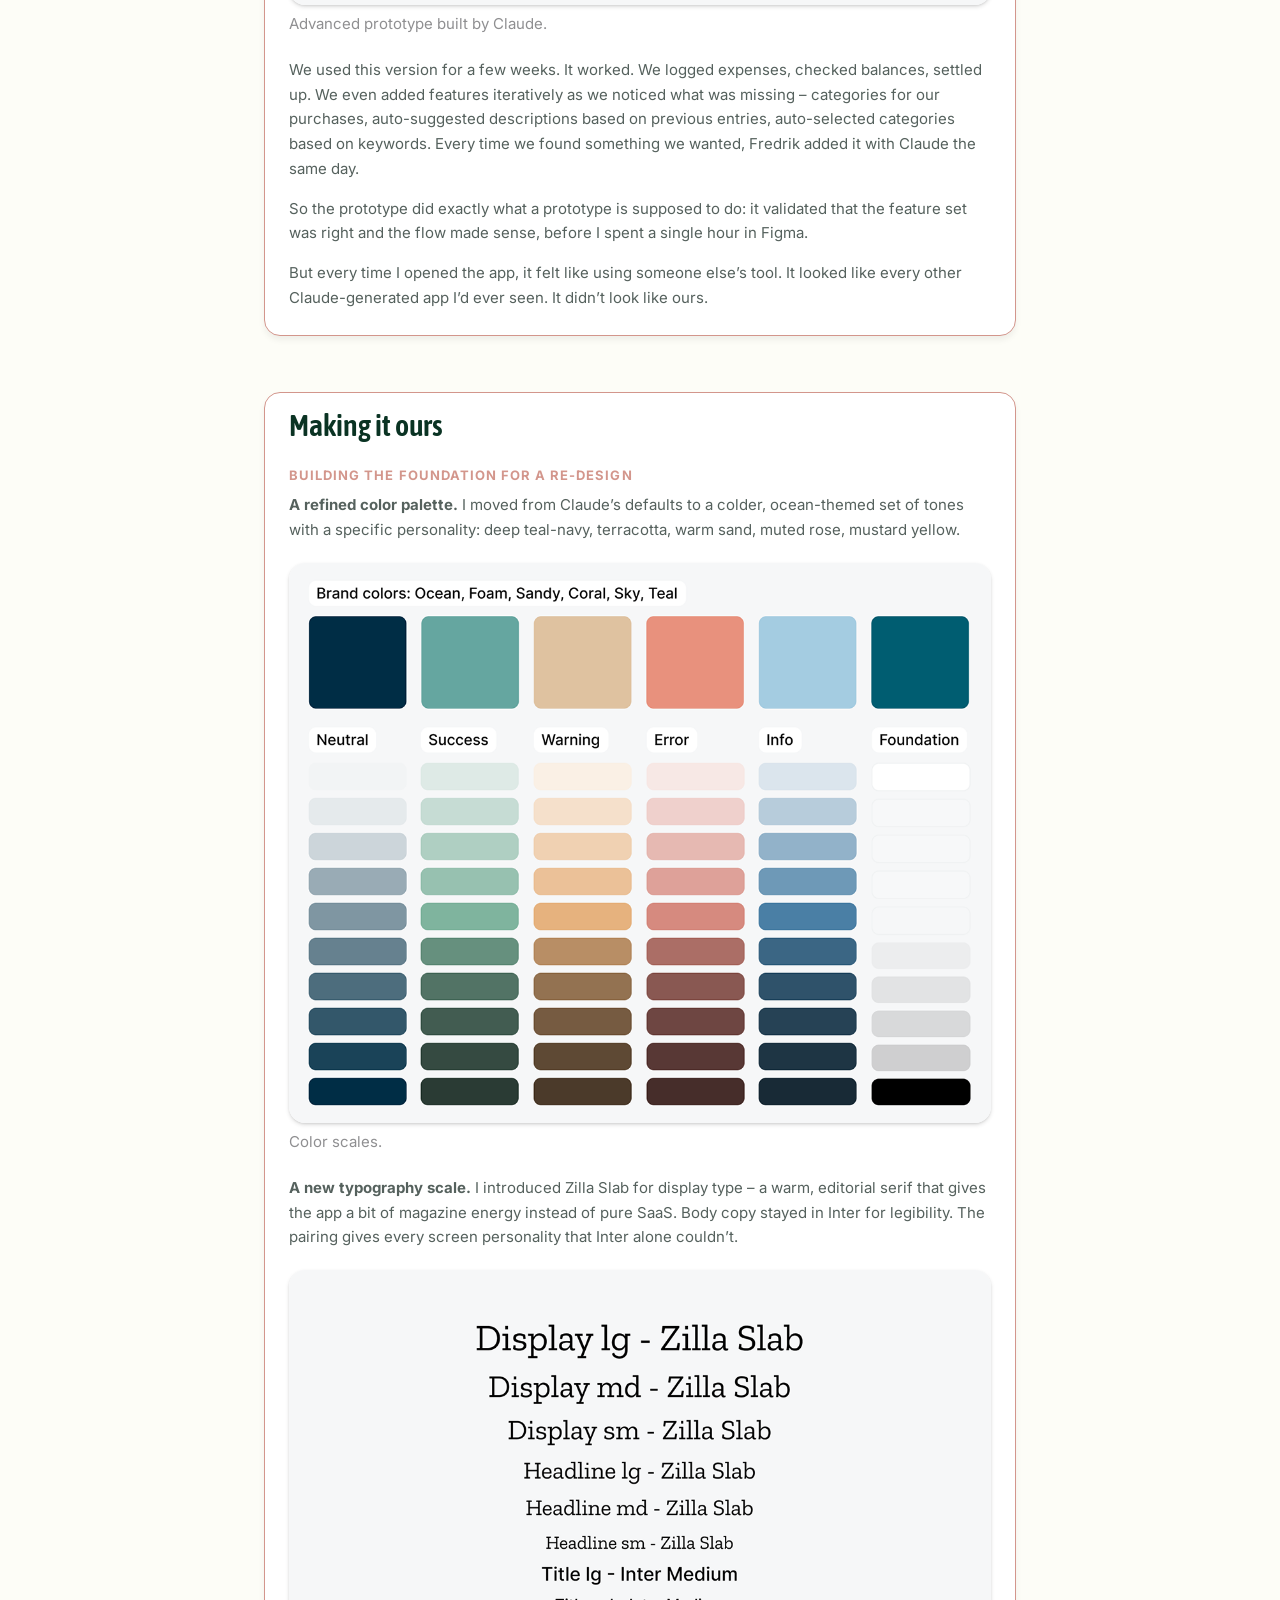
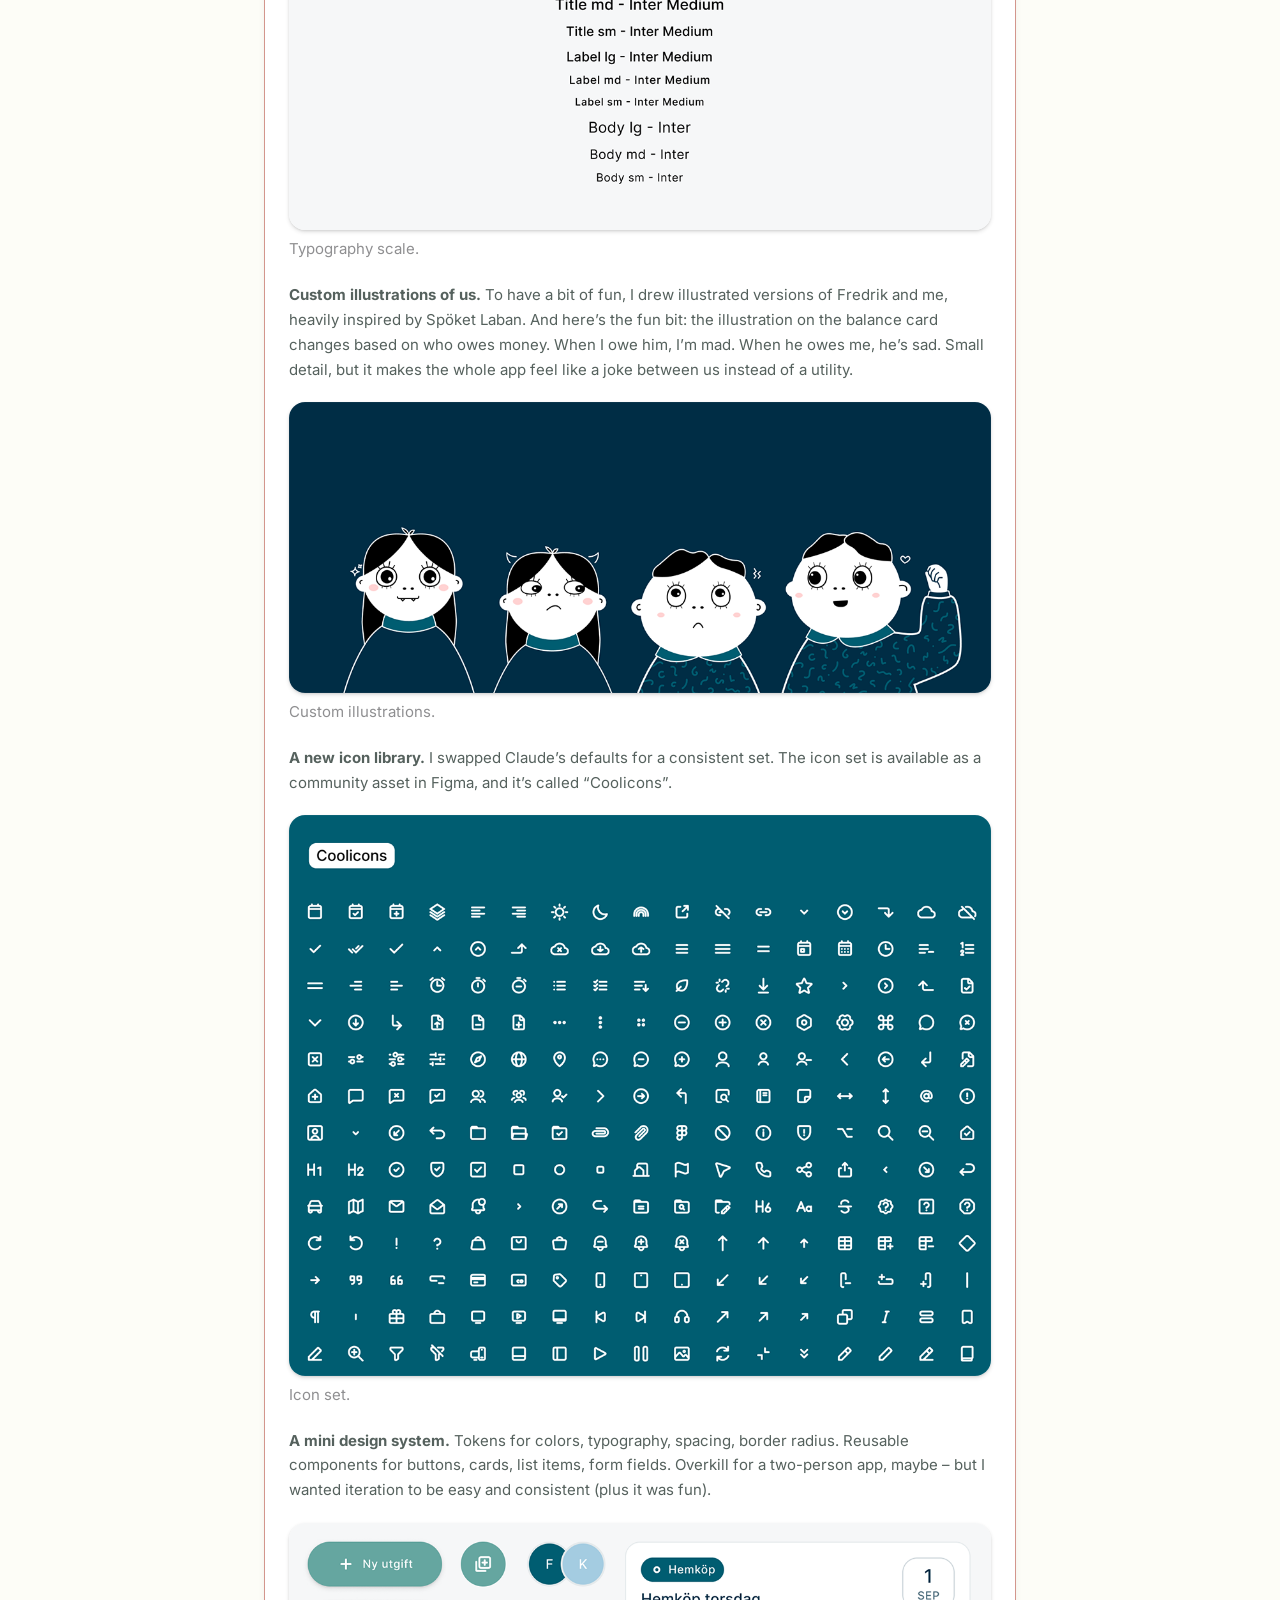
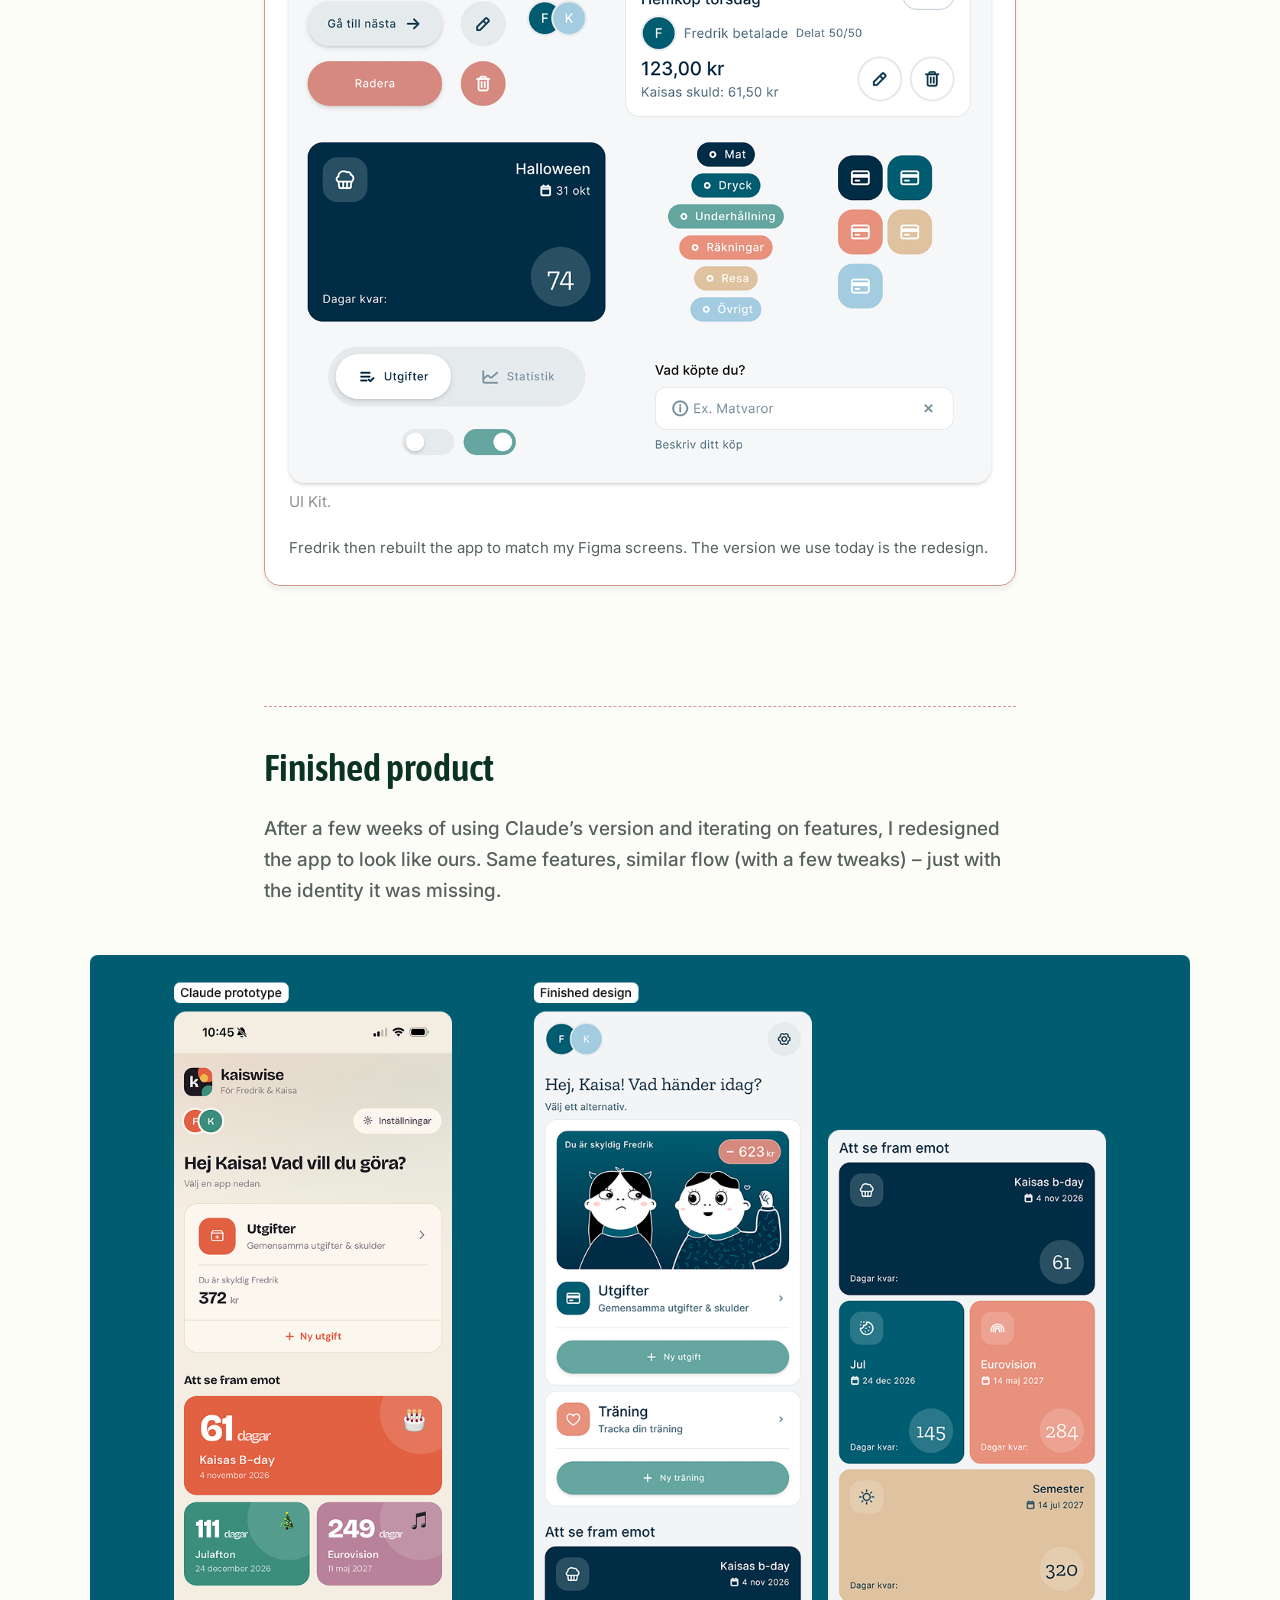
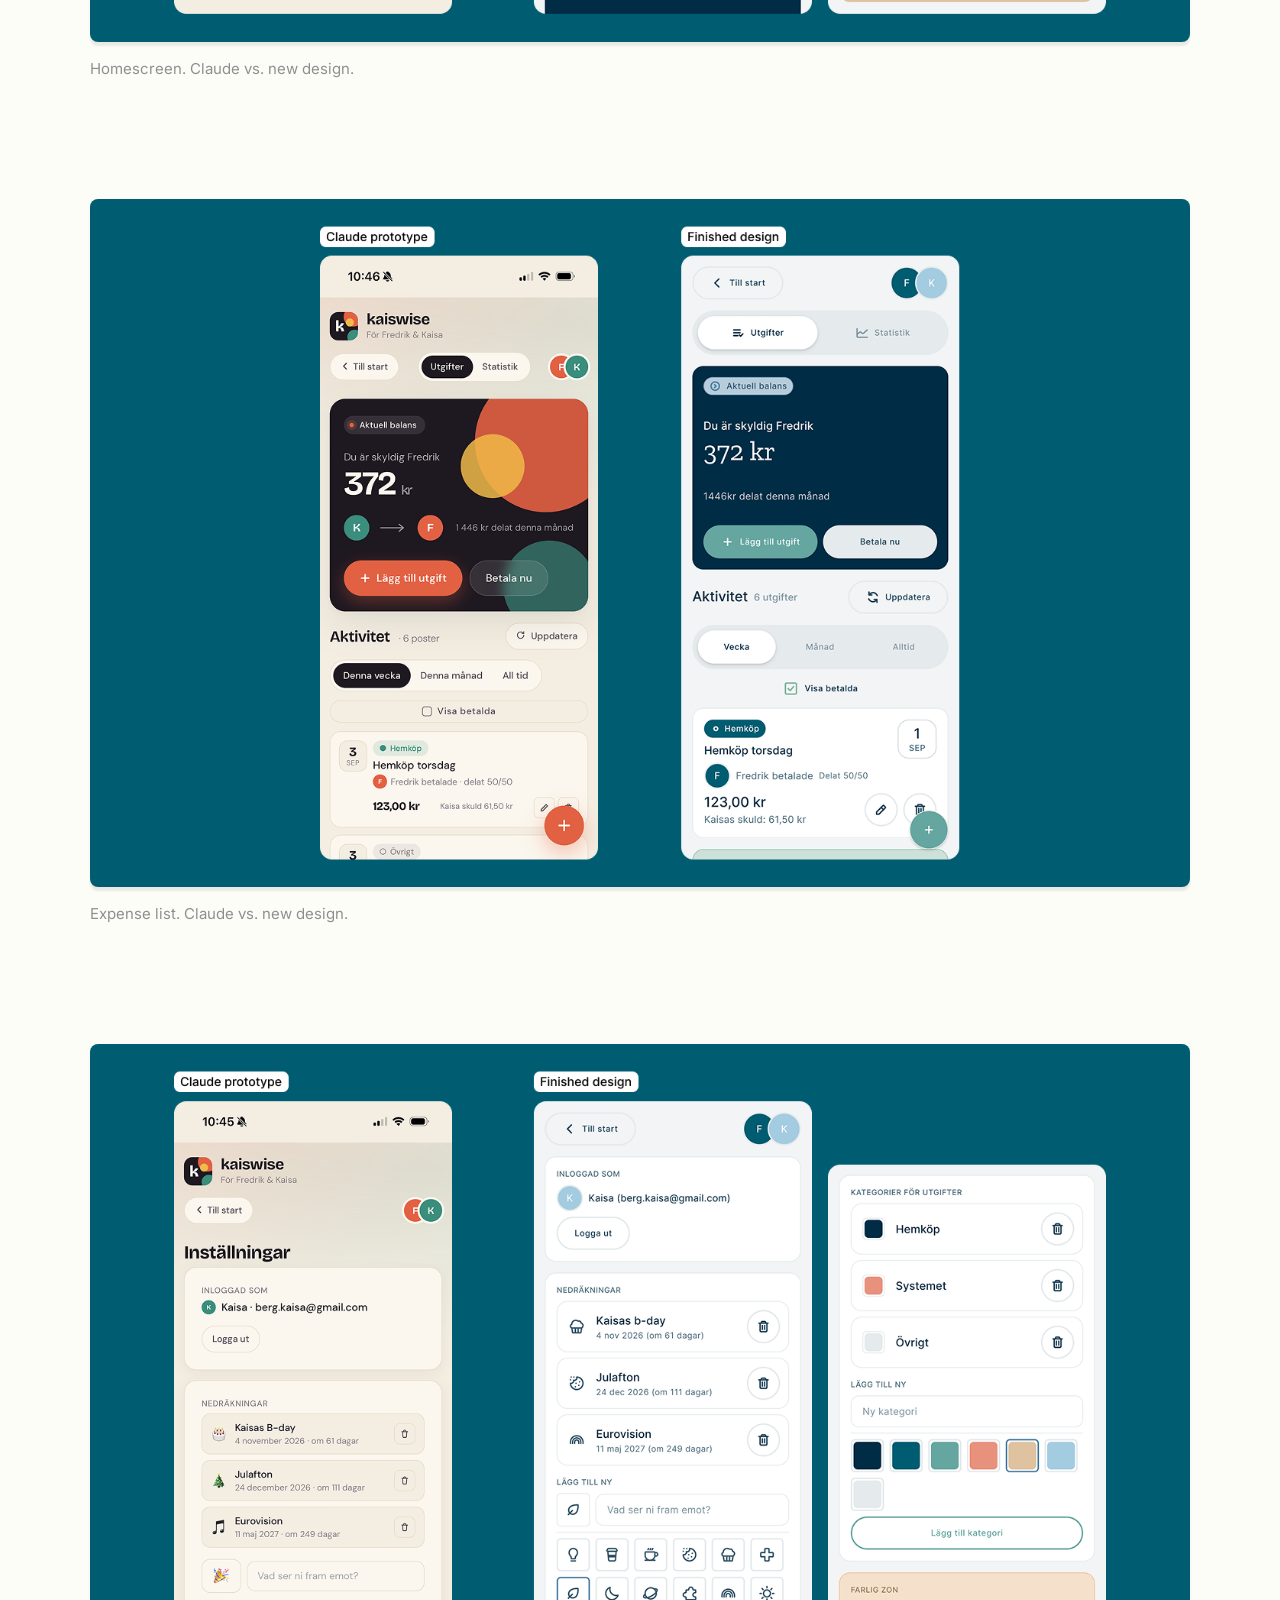
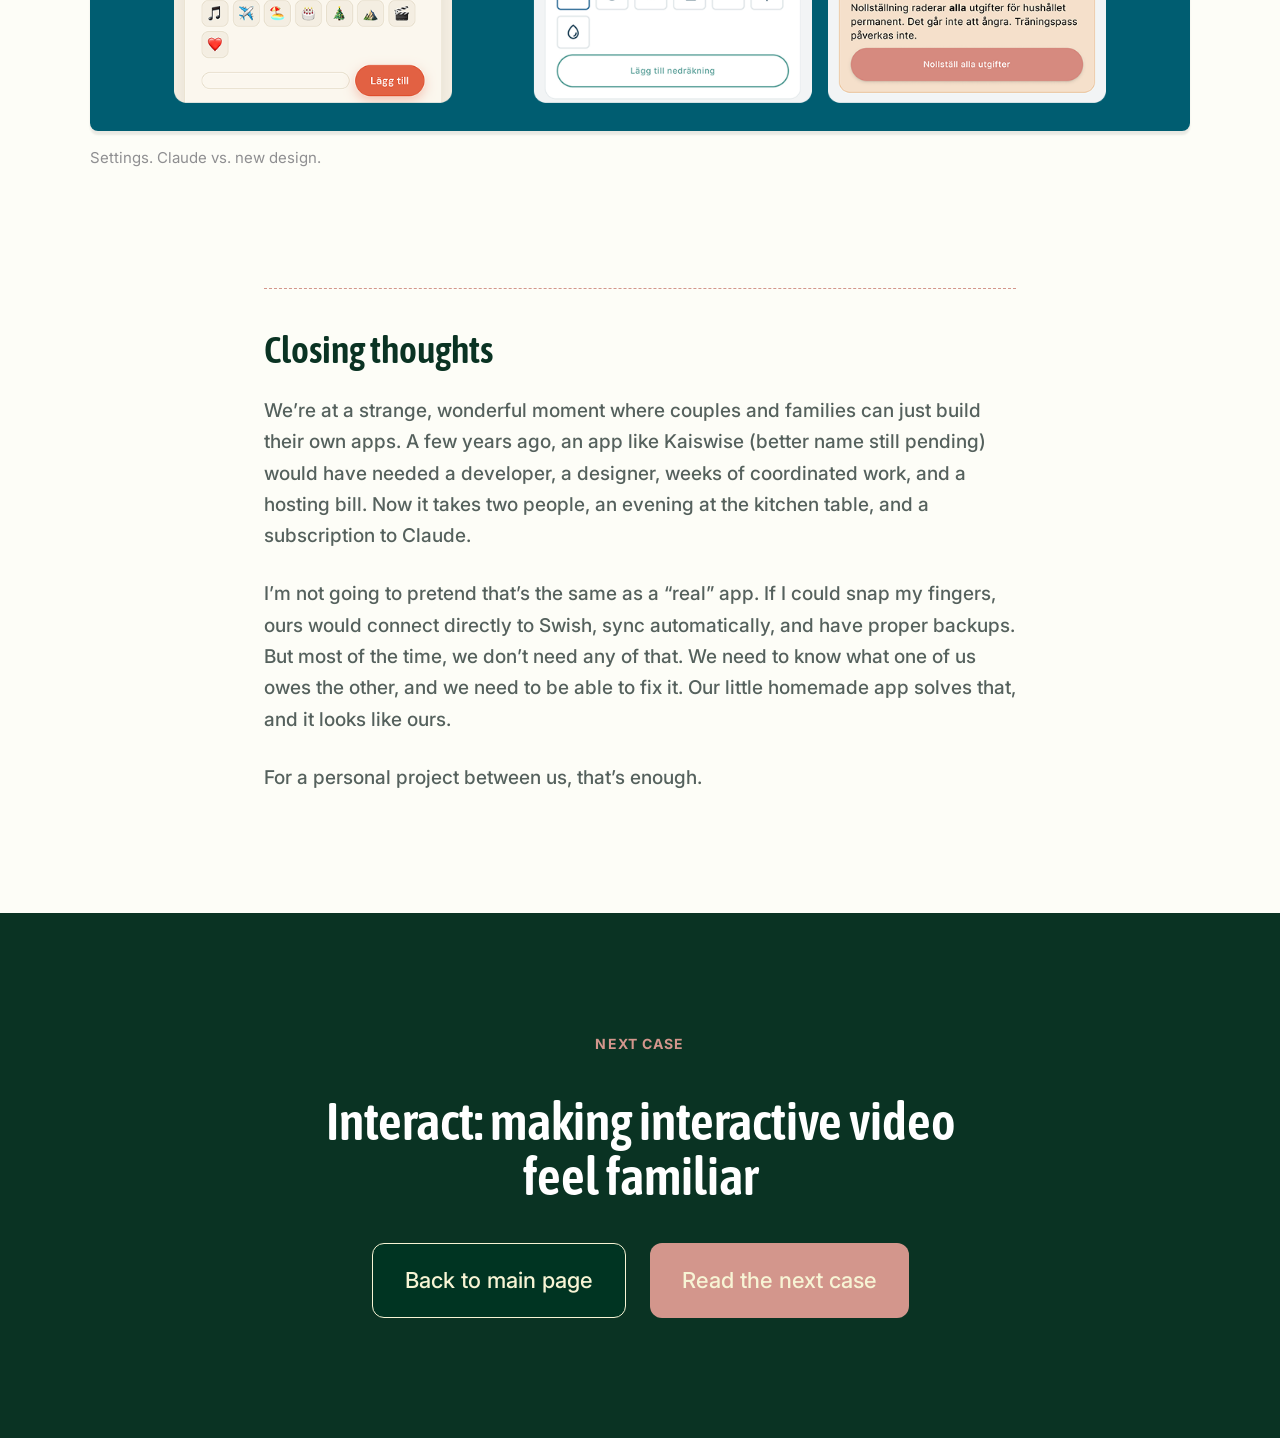
<file: work/kaiswise.html>
<!DOCTYPE html>
<html lang="en">
<head>
  <meta charset="UTF-8">
  <meta name="viewport" content="width=device-width, initial-scale=1.0">
  <title>Kaiswise — Kaisa</title>
  <link rel="preconnect" href="https://fonts.googleapis.com">
  <link rel="preconnect" href="https://fonts.gstatic.com" crossorigin>
  <link href="https://fonts.googleapis.com/css2?family=Asap+Condensed:wght@600&family=Inter:ital,wght@0,400;0,500;0,600;0,700&display=swap" rel="stylesheet">
  <meta name="description" content="Product designer specialising in UX, design systems and creative solutions. I design the foundations that make good products possible.">
  <meta property="og:title" content=""Kaiswise" — a cost-splitting app for two — Kaisa Berg">
  <meta property="og:description" content="Product designer specialising in UX, design systems and creative solutions. I design the foundations that make good products possible.">
  <meta property="og:image" content="https://kaisaberg.github.io/og-image.png">
  <meta property="og:url" content="https://kaisaberg.github.io/work/kaiswise.html">
  <meta property="og:type" content="website">
  <meta name="twitter:card" content="summary_large_image">
  <link rel="apple-touch-icon" href="../apple-touch-icon.png">
  <link rel="icon" type="image/png" href="../k_favicon.png">
  <link rel="stylesheet" href="../style.css?v=16">
</head>
<body>

  <!-- NAV -->
  <nav class="case-nav">
    <a class="nav-link" href="../index.html#work">Work</a>
    <a class="nav-logo-wrap" href="../index.html" aria-label="Home">
      <img src="../Images/index images/Logo.svg" alt="K logo">
    </a>
    <a class="nav-link" href="../index.html#about">About</a>
  </nav>

  <!-- HERO -->
  <section class="case-hero">
    <div class="case-hero-inner">
      <div class="case-hero-text">
        <p class="case-label">Case Study</p>
        <h1 class="case-title">&#8220;Kaiswise&#8221; &#8212; a cost-splitting app for two</h1>
        <p class="case-subtitle">A tiny cost-splitting app for two people, prototyped with Claude and redesigned until it felt like ours.</p>
      </div>
      <div class="case-hero-img-wrap">
        <img class="case-hero-img" src="../Images/Kaiswise images/kaiswise_hero_image.webp" alt="Kaiswise cost-splitting app">
      </div>
    </div>
  </section>

  <!-- METADATA BAR -->
  <div class="meta-bar">
    <div class="meta-bar-inner">
      <div class="meta-block">
        <p class="meta-label">My Role</p>
        <p class="meta-value">UX design</p>
      </div>
      <div class="meta-block">
        <p class="meta-label">Team</p>
        <p class="meta-value">1 Claude developer (Fredrik), 1 UX designer (me)</p>
      </div>
      <div class="meta-block">
        <p class="meta-label">Timeline</p>
        <p class="meta-value">Aug 2026 – Sep 2026</p>
      </div>
      <div class="meta-block">
        <p class="meta-label">Output</p>
        <p class="meta-value">A cost splitting app for a singular couple (+extra addons for fun).</p>
      </div>
    </div>
  </div>

  <!-- TAB NAV -->
  <nav class="tab-nav">
    <div class="tab-group">
      <a href="#where-it-started">Where it started</a>
      <a href="#scoping-it-out">Scoping it out</a>
      <a href="#work-in-progress">Work in progress</a>
      <a href="#finished-product">Finished product</a>
      <a href="#closing-thoughts">Closing thoughts</a>
    </div>
  </nav>

  <!-- MAIN CONTENT -->
  <main class="case-main">

    <!-- WHERE IT STARTED -->
    <section class="case-section" id="where-it-started">
      <h2 class="case-h2">Where it started</h2>
      <div class="case-body">
        <p>For years, my fianc&#233; (Fredrik) and I split our shared costs using an app called Steven. It was simple, focused, and did exactly what a couple needs: quick expense entry, clear balance, and no fuss. Then, a couple of years ago, it quietly stopped working. Development stalled, syncing became unreliable, and eventually we couldn&#8217;t trust it to hold our numbers anymore.</p>
        <p>We switched to Splitwise out of necessity. It works for what it is, but it isn&#8217;t built for a couple who share almost everything, all the time. It&#8217;s designed around groups and events &#8211; a ski trip, a shared house, a one-off dinner. When your &#8220;group&#8221; is your household and your &#8220;event&#8221; is every single day, the whole interaction starts to grate. Adding an expense takes more taps than it should. The free tier caps how many entries you can log per day, which feels absurd for people trying to keep track of daily groceries. And there&#8217;s nothing personal about it &#8211; it&#8217;s a utility, and it feels like one.</p>
        <p>After a few months of frustration, Fredrik said &#8220;we should just build this ourselves.&#8221; And since Claude had gotten good enough to write functional apps end-to-end, the barrier to &#8220;just building it&#8221; was suddenly a weekend of work instead of a project we&#8217;d never finish.</p>
        <p>So we did.</p>
      </div>
    </section>

    <!-- SCOPING IT OUT -->
    <section class="case-section" id="scoping-it-out">
      <hr class="section-divider">
      <h2 class="case-h2">Scoping it out</h2>
      <div class="case-body">
        <p>Before Fredrik started building, we sat down at the kitchen table and wrote out what we actually needed the app to do. Nothing fancy, just what would solve our specific frustration with the other apps we&#8217;d tried.</p>
      </div>

      <div class="callout-box" style="margin-top: 32px;">
        <p class="callout-label">What made the list</p>
        <ul class="bullet-list">
          <li><span>Add an expense (amount, description, when it happened, whether it was split 50/50 or custom)</span></li>
          <li><span>See at a glance what one of us owes the other</span></li>
          <li><span>Settle the debt when we&#8217;re even</span></li>
          <li><span>View past expenses and know which are settled and which aren&#8217;t</span></li>
          <li><span>Simple statistics for how much we&#8217;ve spent together per week, month, or all-time</span></li>
        </ul>
      </div>

      <div class="callout-box" style="margin-top: 24px;">
        <p class="callout-label">What we deliberately left out</p>
        <ul class="bullet-list">
          <li><span><strong>Multiple accounts or groups.</strong> This app is for the two of us. Adding &#8220;invite others&#8221; logic would have doubled the complexity for a feature we&#8217;d never use.</span></li>
          <li><span><strong>Direct payment integration with Swish.</strong> Real Swish API access requires a paid business account and legal agreements, which we weren&#8217;t going to set up for a personal project. Instead, &#8220;Betala nu&#8221; would show us the amount to send manually, and we&#8217;d handle the actual transfer in Swish separately.</span></li>
        </ul>
      </div>

      <div class="case-body" style="margin-top: 32px;">
        <p>With the scope decided, I sketched the flow so we could both agree on how the app would hang together before Fredrik went to Claude to create an advanced prototype.</p>
        <p>Since we didn&#8217;t have an idea for the app name yet, Fredrik chose the working name &#8220;Kaiswise&#8221;.</p>
      </div>

      <div class="case-image-block">
        <img class="case-img" src="../Images/Kaiswise images/user_flow_kaiswise.webp" alt="User flow showing the main features we wanted">
        <p class="case-caption">User flow showing the main features we wanted.</p>
      </div>
    </section>

    <!-- WORK IN PROGRESS -->
    <section class="case-section" id="work-in-progress">
      <hr class="section-divider">
      <h2 class="case-h2">Work in progress</h2>

      <div class="decision-blocks">

        <!-- Prototype sub-section -->
        <div class="decision-block">
          <h3 class="decision-title">Prototype</h3>
          <div>
            <p class="decision-a-label">Claude&#8217;s version</p>
            <div class="decision-text">
              <p>Fredrik built the whole app with Claude in a weekend. He didn&#8217;t give it a design brief, so Claude picked its own defaults: warm neutrals, cream backgrounds, dark navy sections, terracotta accents. It&#8217;s the aesthetic you&#8217;ll recognize from a lot of Claude-built apps these days &#8211; clean and polished, but anonymous.</p>
            </div>
            <div style="margin-top: 20px; display: flex; flex-direction: column; gap: 8px;">
              <img class="case-img" src="../Images/Kaiswise images/claudes_version.webp" alt="Advanced prototype built by Claude">
              <p class="case-caption">Advanced prototype built by Claude.</p>
            </div>
          </div>
          <div class="decision-text">
            <p>We used this version for a few weeks. It worked. We logged expenses, checked balances, settled up. We even added features iteratively as we noticed what was missing &#8211; categories for our purchases, auto-suggested descriptions based on previous entries, auto-selected categories based on keywords. Every time we found something we wanted, Fredrik added it with Claude the same day.</p>
            <p>So the prototype did exactly what a prototype is supposed to do: it validated that the feature set was right and the flow made sense, before I spent a single hour in Figma.</p>
            <p>But every time I opened the app, it felt like using someone else&#8217;s tool. It looked like every other Claude-generated app I&#8217;d ever seen. It didn&#8217;t look like ours.</p>
          </div>
        </div>

        <!-- Making it ours sub-section -->
        <div class="decision-block">
          <h3 class="decision-title">Making it ours</h3>
          <div>
            <p class="decision-a-label">Building the foundation for a re-design</p>
            <div class="decision-text">
              <p><strong>A refined color palette.</strong> I moved from Claude&#8217;s defaults to a colder, ocean-themed set of tones with a specific personality: deep teal-navy, terracotta, warm sand, muted rose, mustard yellow.</p>
            </div>
            <div style="margin-top: 20px; display: flex; flex-direction: column; gap: 8px;">
              <img class="case-img" src="../Images/Kaiswise images/color_scales.webp" alt="Color scales">
              <p class="case-caption">Color scales.</p>
            </div>
          </div>

          <div>
            <div class="decision-text">
              <p><strong>A new typography scale.</strong> I introduced Zilla Slab for display type &#8211; a warm, editorial serif that gives the app a bit of magazine energy instead of pure SaaS. Body copy stayed in Inter for legibility. The pairing gives every screen personality that Inter alone couldn&#8217;t.</p>
            </div>
            <div style="margin-top: 20px; display: flex; flex-direction: column; gap: 8px;">
              <img class="case-img" src="../Images/Kaiswise images/typography_scale.webp" alt="Typography scale">
              <p class="case-caption">Typography scale.</p>
            </div>
          </div>

          <div>
            <div class="decision-text">
              <p><strong>Custom illustrations of us.</strong> To have a bit of fun, I drew illustrated versions of Fredrik and me, heavily inspired by Sp&#246;ket Laban. And here&#8217;s the fun bit: the illustration on the balance card changes based on who owes money. When I owe him, I&#8217;m mad. When he owes me, he&#8217;s sad. Small detail, but it makes the whole app feel like a joke between us instead of a utility.</p>
            </div>
            <div style="margin-top: 20px; display: flex; flex-direction: column; gap: 8px;">
              <img class="case-img" src="../Images/Kaiswise images/custom_illustrations.webp" alt="Custom illustrations">
              <p class="case-caption">Custom illustrations.</p>
            </div>
          </div>

          <div>
            <div class="decision-text">
              <p><strong>A new icon library.</strong> I swapped Claude&#8217;s defaults for a consistent set. The icon set is available as a community asset in Figma, and it&#8217;s called &#8220;Coolicons&#8221;.</p>
            </div>
            <div style="margin-top: 20px; display: flex; flex-direction: column; gap: 8px;">
              <img class="case-img" src="../Images/Kaiswise images/icon_library.webp" alt="Icon set">
              <p class="case-caption">Icon set.</p>
            </div>
          </div>

          <div>
            <div class="decision-text">
              <p><strong>A mini design system.</strong> Tokens for colors, typography, spacing, border radius. Reusable components for buttons, cards, list items, form fields. Overkill for a two-person app, maybe &#8211; but I wanted iteration to be easy and consistent (plus it was fun).</p>
            </div>
            <div style="margin-top: 20px; display: flex; flex-direction: column; gap: 8px;">
              <img class="case-img" src="../Images/Kaiswise images/mini_design_system.webp" alt="UI Kit">
              <p class="case-caption">UI Kit.</p>
            </div>
          </div>

          <div class="decision-text">
            <p>Fredrik then rebuilt the app to match my Figma screens. The version we use today is the redesign.</p>
          </div>
        </div>

      </div>
    </section>

    <!-- FINISHED PRODUCT -->
    <section class="case-section" id="finished-product">
      <hr class="section-divider">
      <h2 class="case-h2">Finished product</h2>
      <div class="case-body">
        <p>After a few weeks of using Claude&#8217;s version and iterating on features, I redesigned the app to look like ours. Same features, similar flow (with a few tweaks) &#8211; just with the identity it was missing.</p>
      </div>
      <div class="solution-imgs">
        <figure class="solution-figure">
          <img class="solution-img" src="../Images/Kaiswise images/kaiswise_finished_product1.webp" alt="Homescreen: Claude vs new design">
          <p class="case-caption">Homescreen. Claude vs. new design.</p>
        </figure>
        <figure class="solution-figure">
          <img class="solution-img" src="../Images/Kaiswise images/kaiswise_finished_product2.webp" alt="Expense list: Claude vs new design">
          <p class="case-caption">Expense list. Claude vs. new design.</p>
        </figure>
        <figure class="solution-figure">
          <img class="solution-img" src="../Images/Kaiswise images/kaiswise_finished_product3.webp" alt="Settings: Claude vs new design">
          <p class="case-caption">Settings. Claude vs. new design.</p>
        </figure>
      </div>
    </section>

    <!-- CLOSING THOUGHTS -->
    <section class="case-section" id="closing-thoughts">
      <hr class="section-divider">
      <h2 class="case-h2">Closing thoughts</h2>
      <div class="case-body">
        <p>We&#8217;re at a strange, wonderful moment where couples and families can just build their own apps. A few years ago, an app like Kaiswise (better name still pending) would have needed a developer, a designer, weeks of coordinated work, and a hosting bill. Now it takes two people, an evening at the kitchen table, and a subscription to Claude.</p>
        <p>I&#8217;m not going to pretend that&#8217;s the same as a &#8220;real&#8221; app. If I could snap my fingers, ours would connect directly to Swish, sync automatically, and have proper backups. But most of the time, we don&#8217;t need any of that. We need to know what one of us owes the other, and we need to be able to fix it. Our little homemade app solves that, and it looks like ours.</p>
        <p>For a personal project between us, that&#8217;s enough.</p>
      </div>
    </section>

  </main>

  <!-- CASE FOOTER -->
  <footer class="case-footer">
    <div class="case-footer-inner">
      <p class="case-footer-label">Next Case</p>
      <h2 class="case-footer-title">Interact: making interactive video feel familiar</h2>
      <div class="case-footer-buttons">
        <a class="btn btn-outline" href="../index.html">Back to main page</a>
        <a class="btn" href="interactive-editor.html">Read the next case</a>
      </div>
    </div>
  </footer>

</body>
</html>
</file>
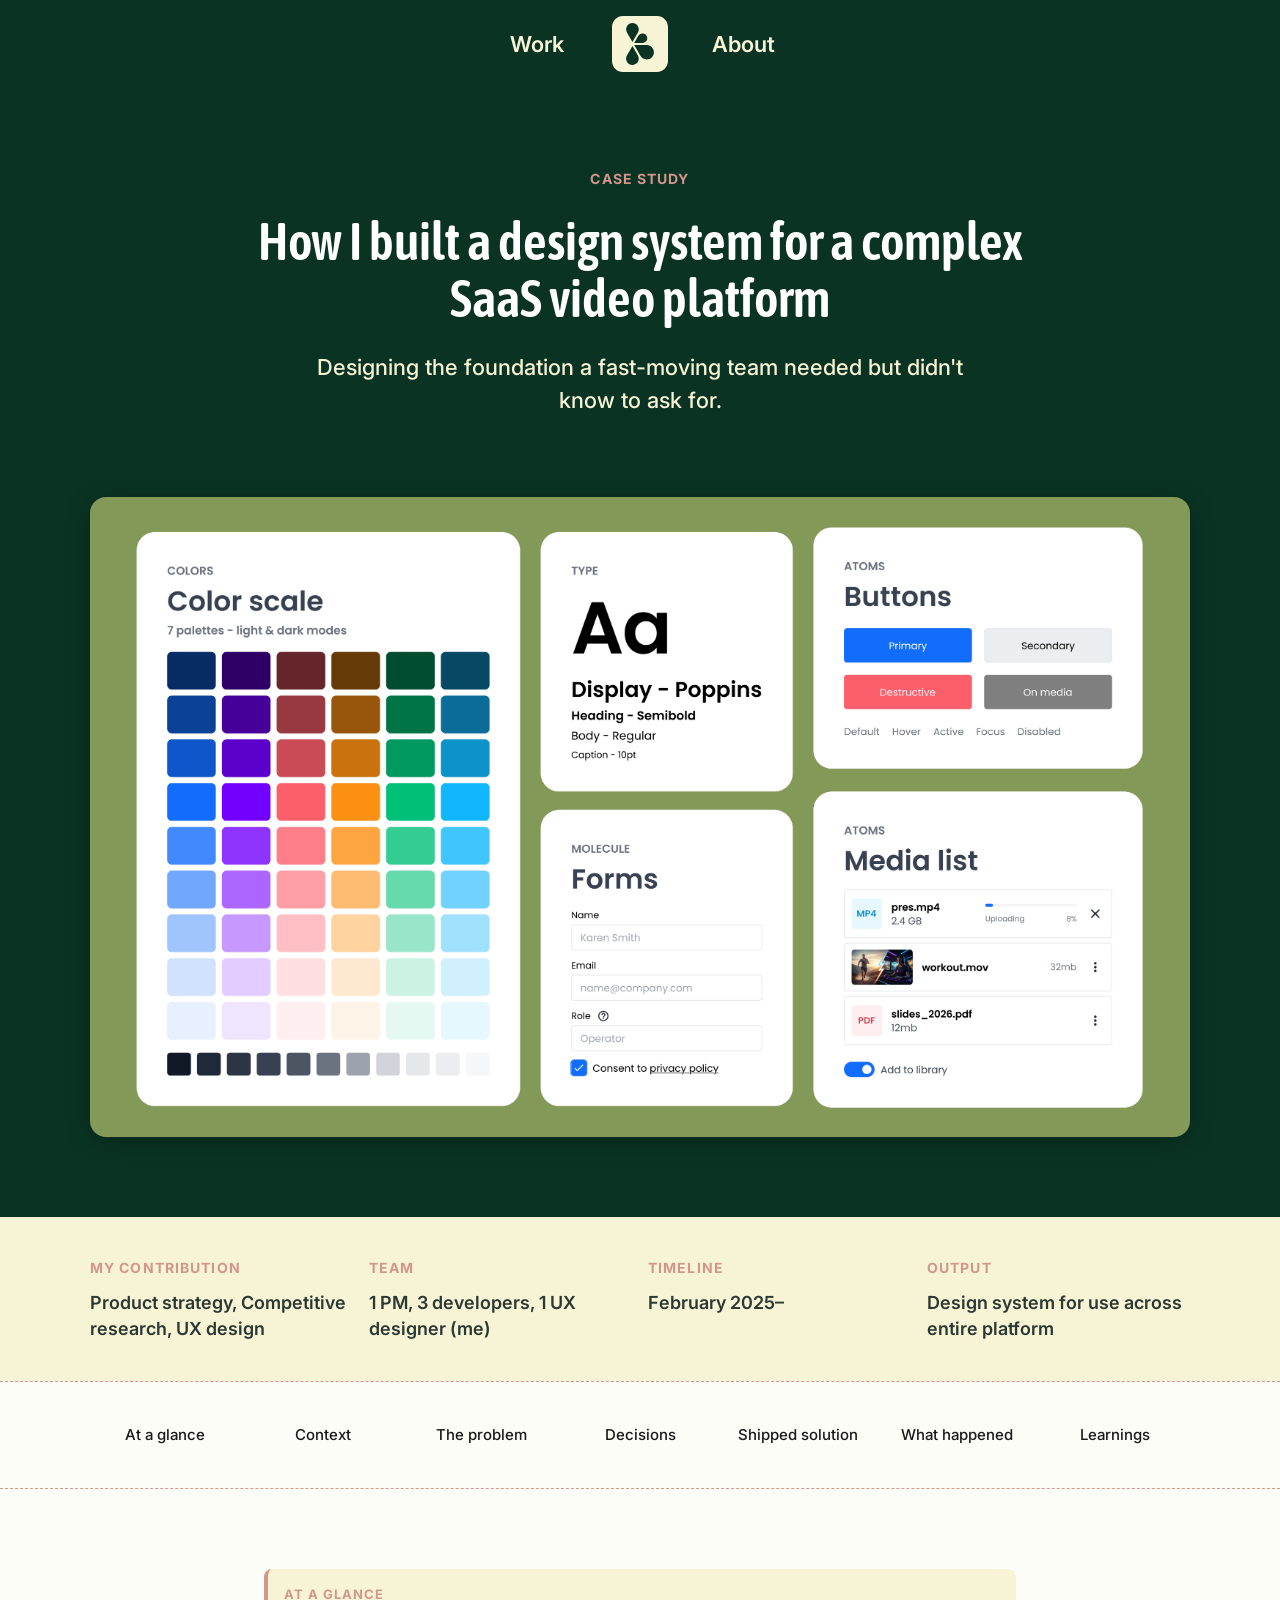
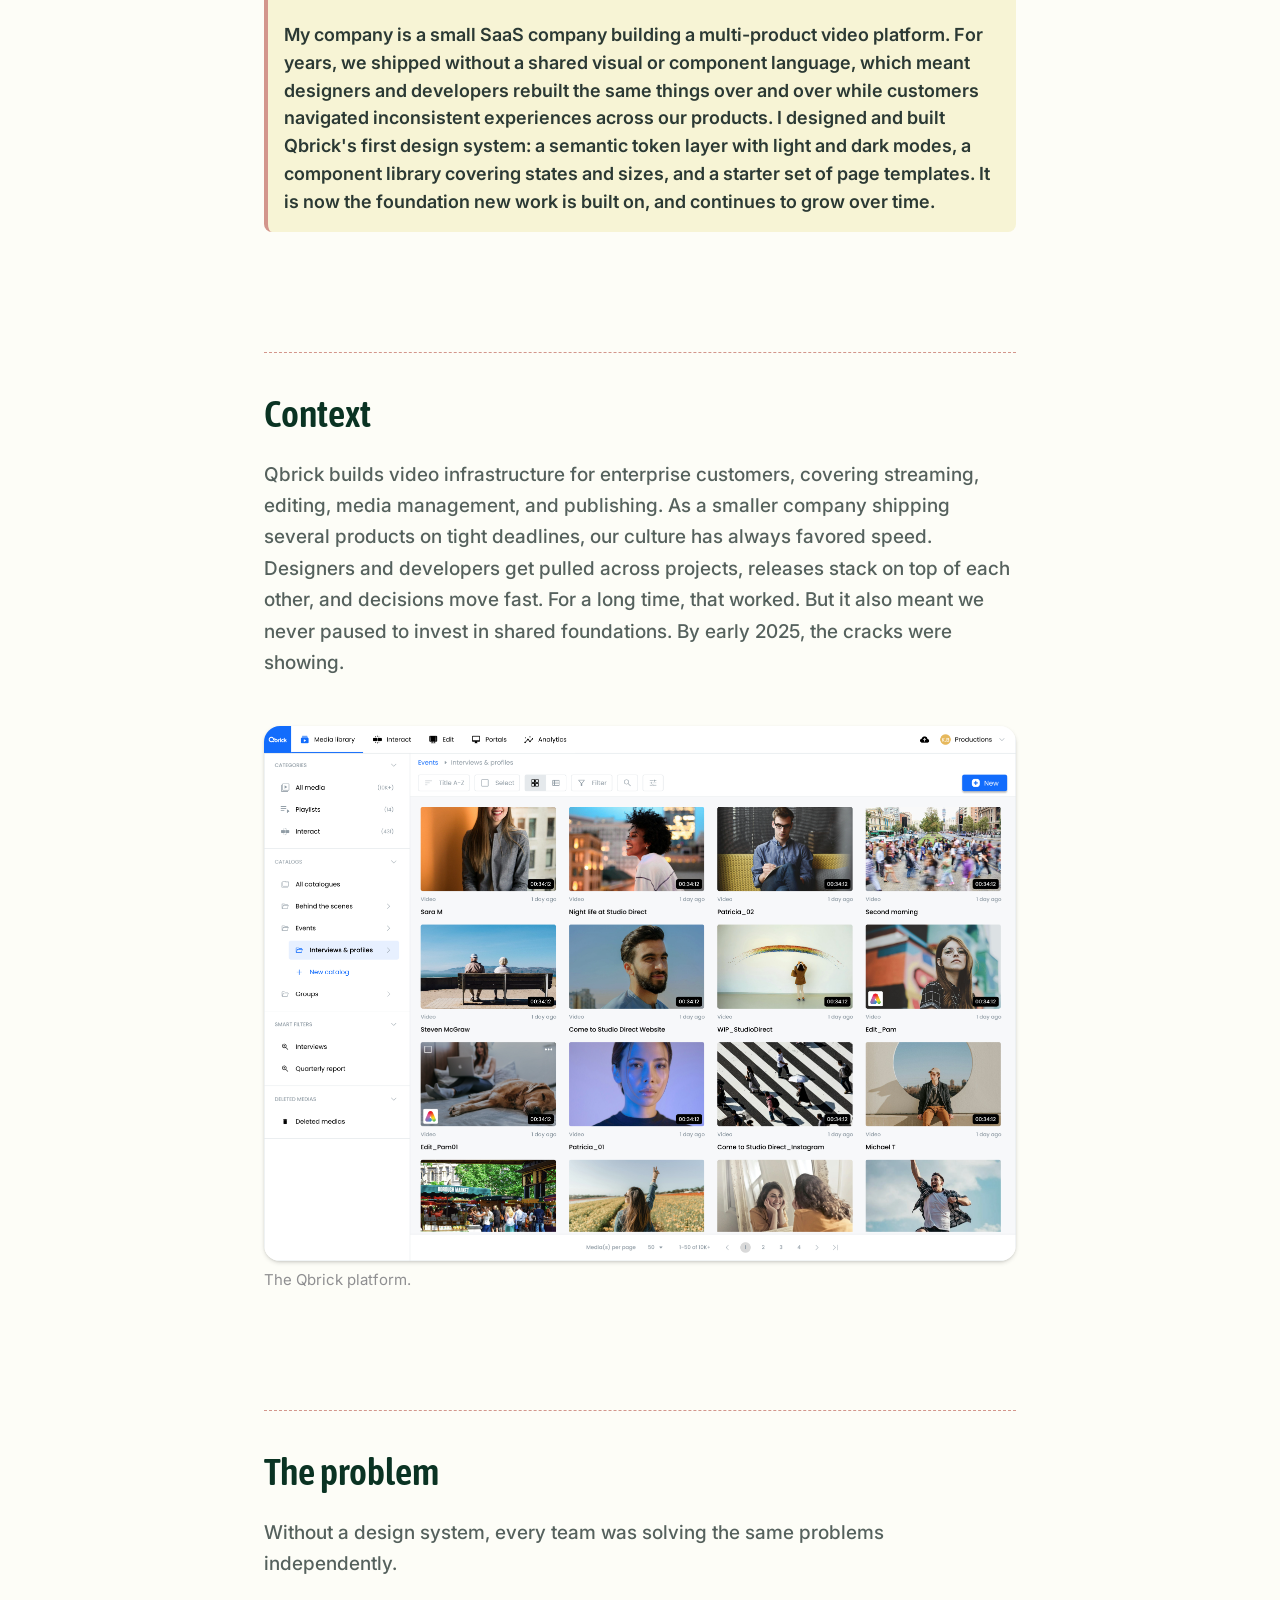
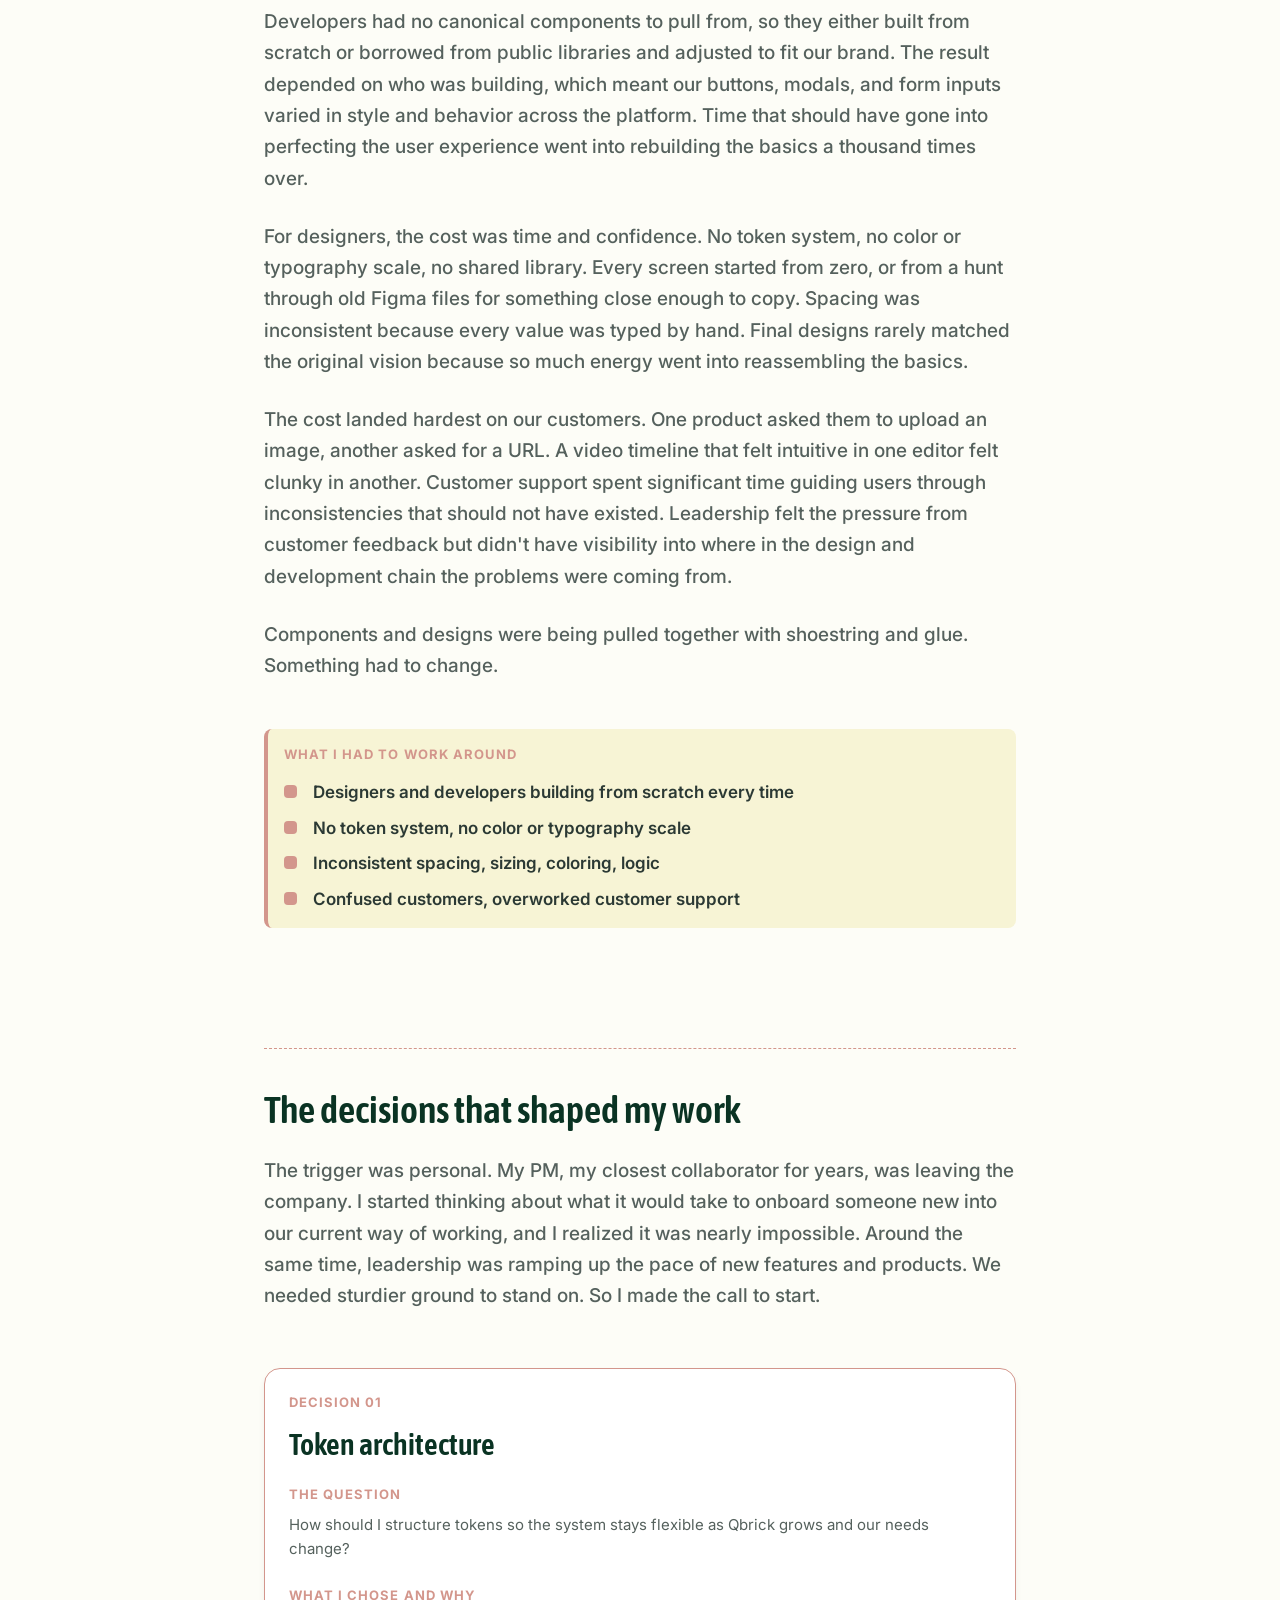
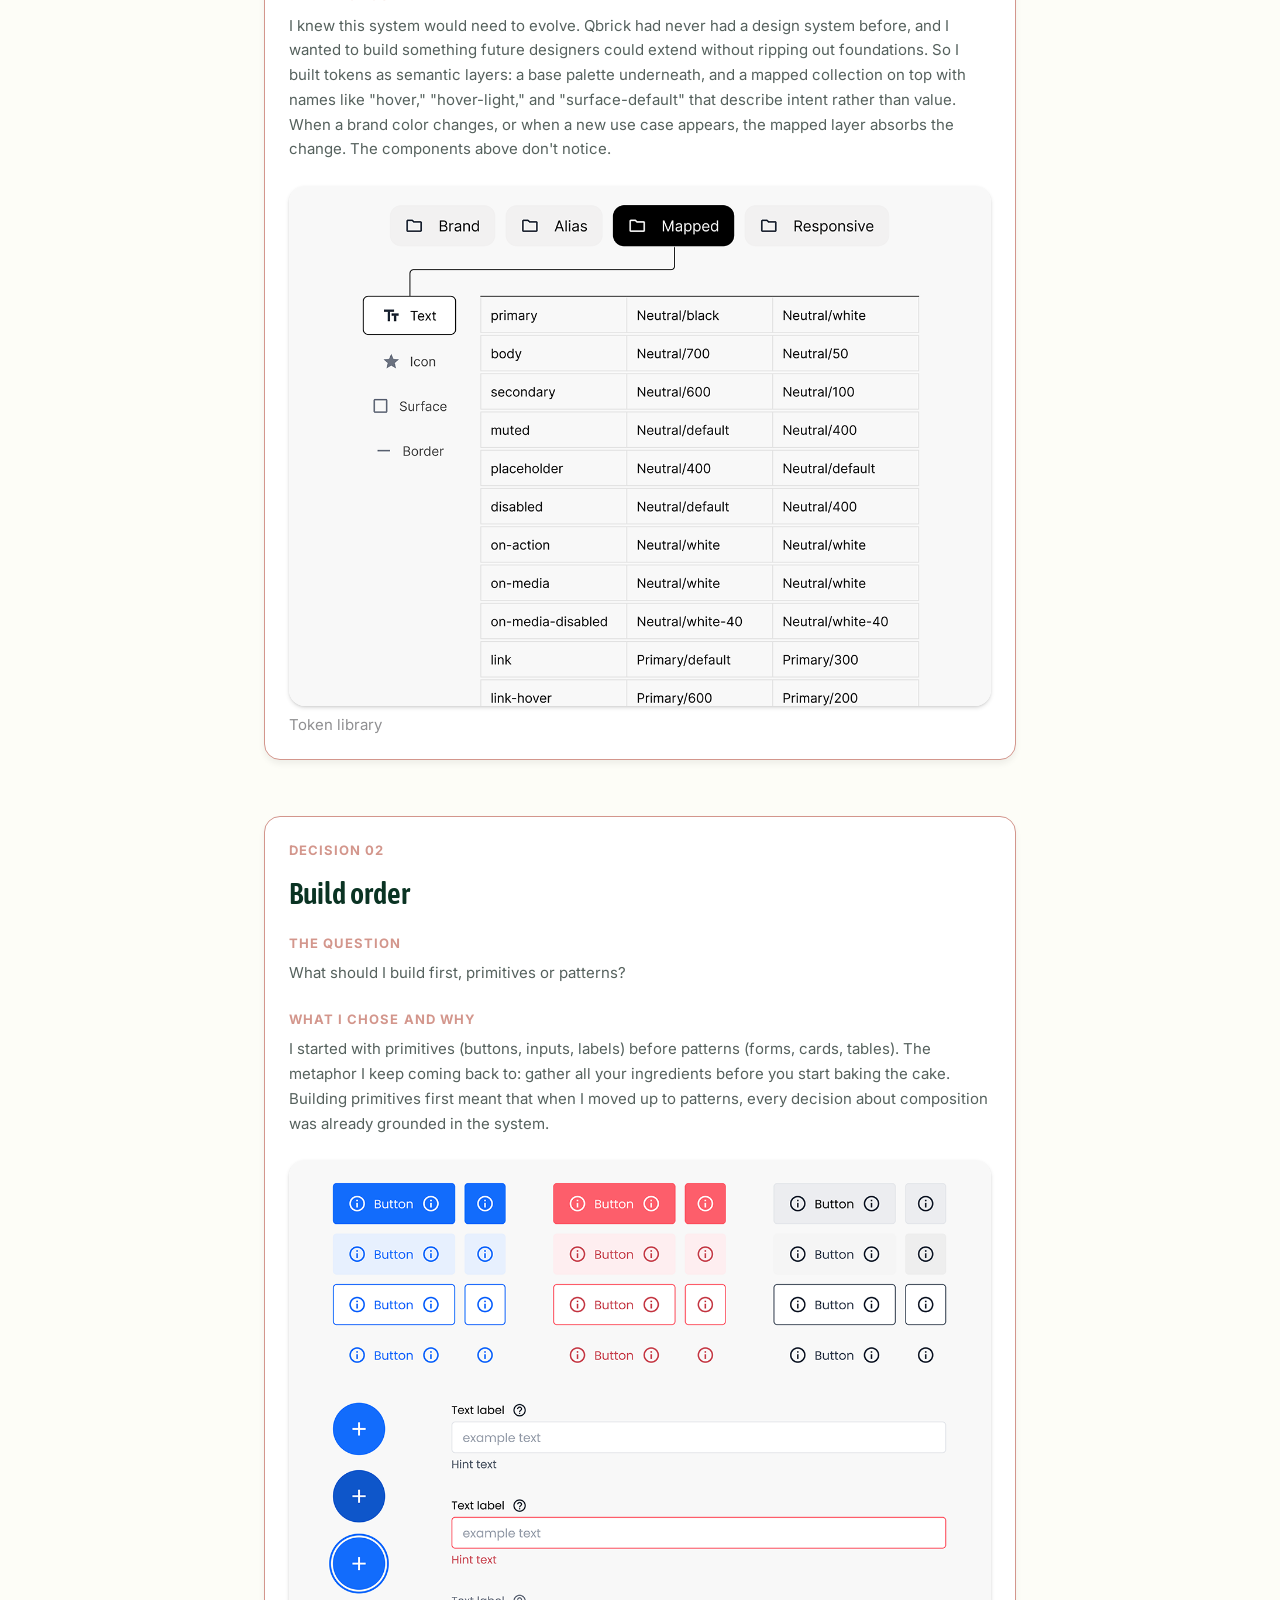
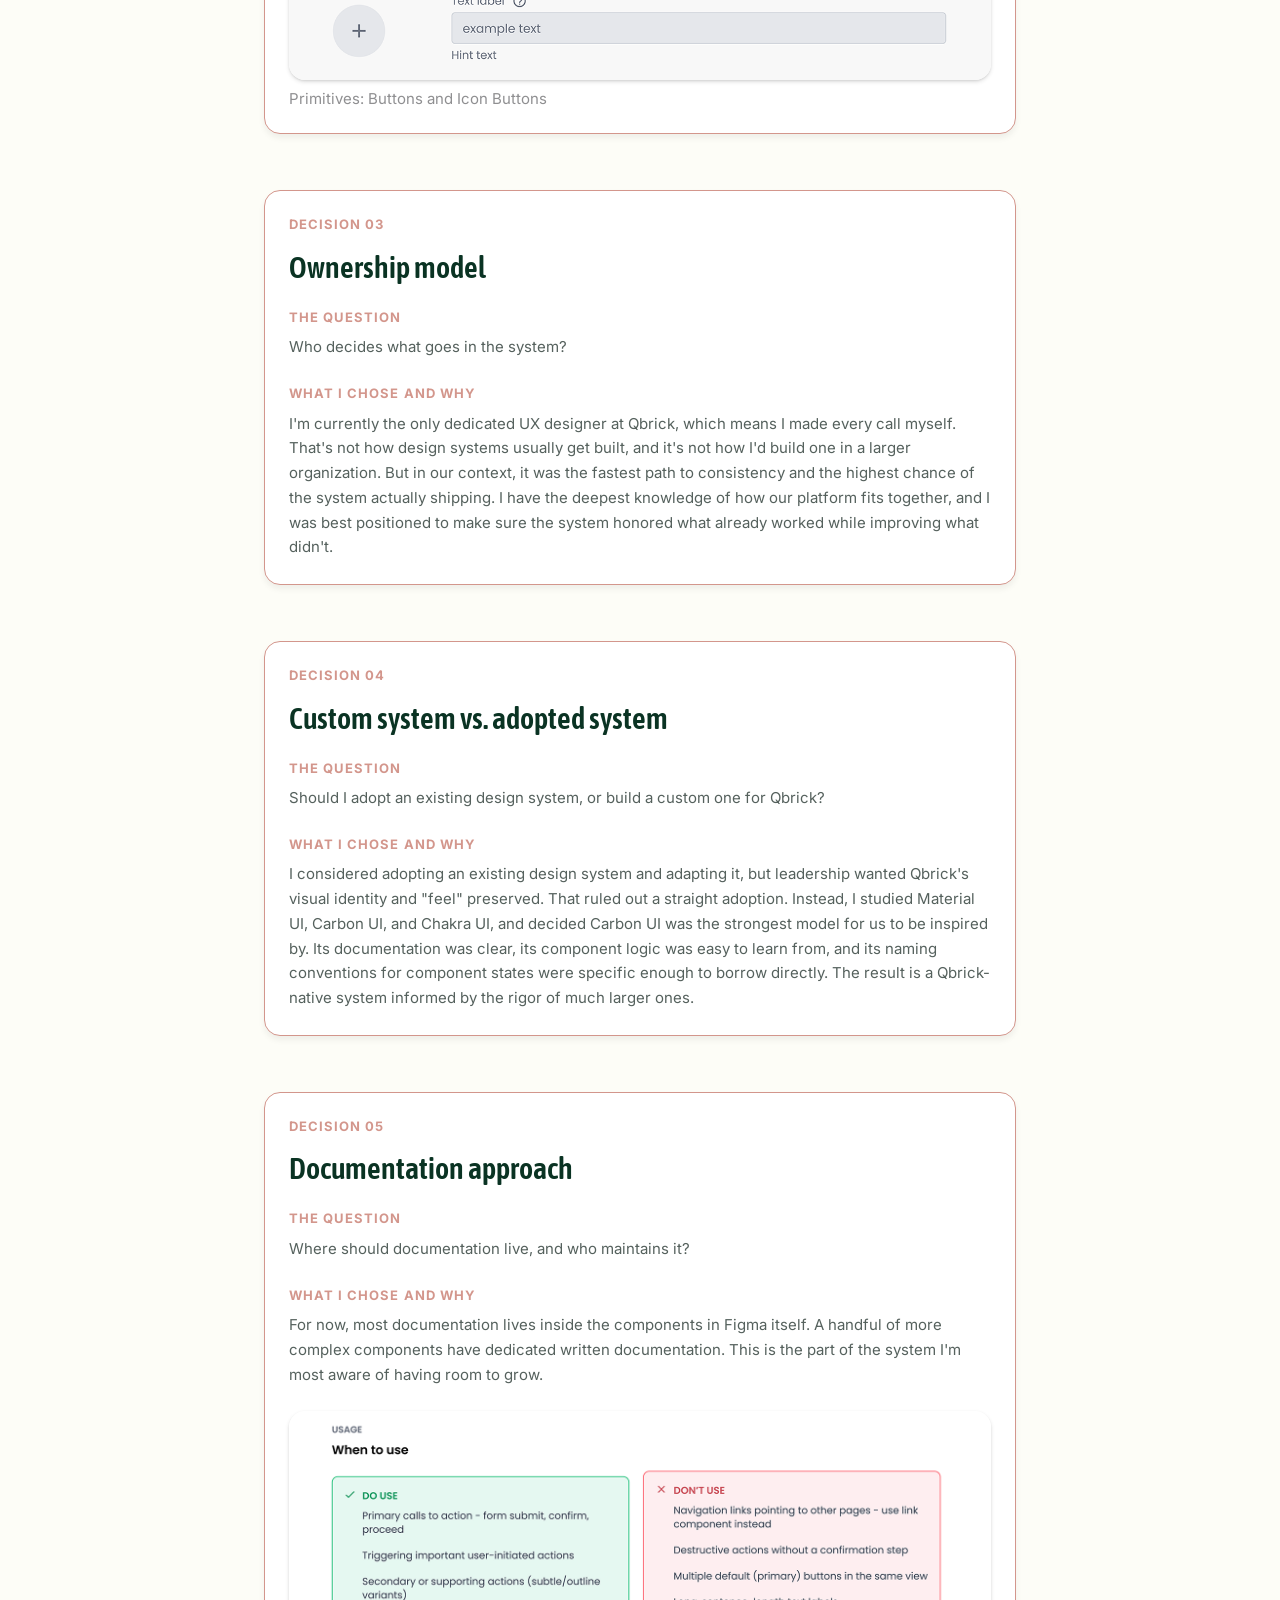
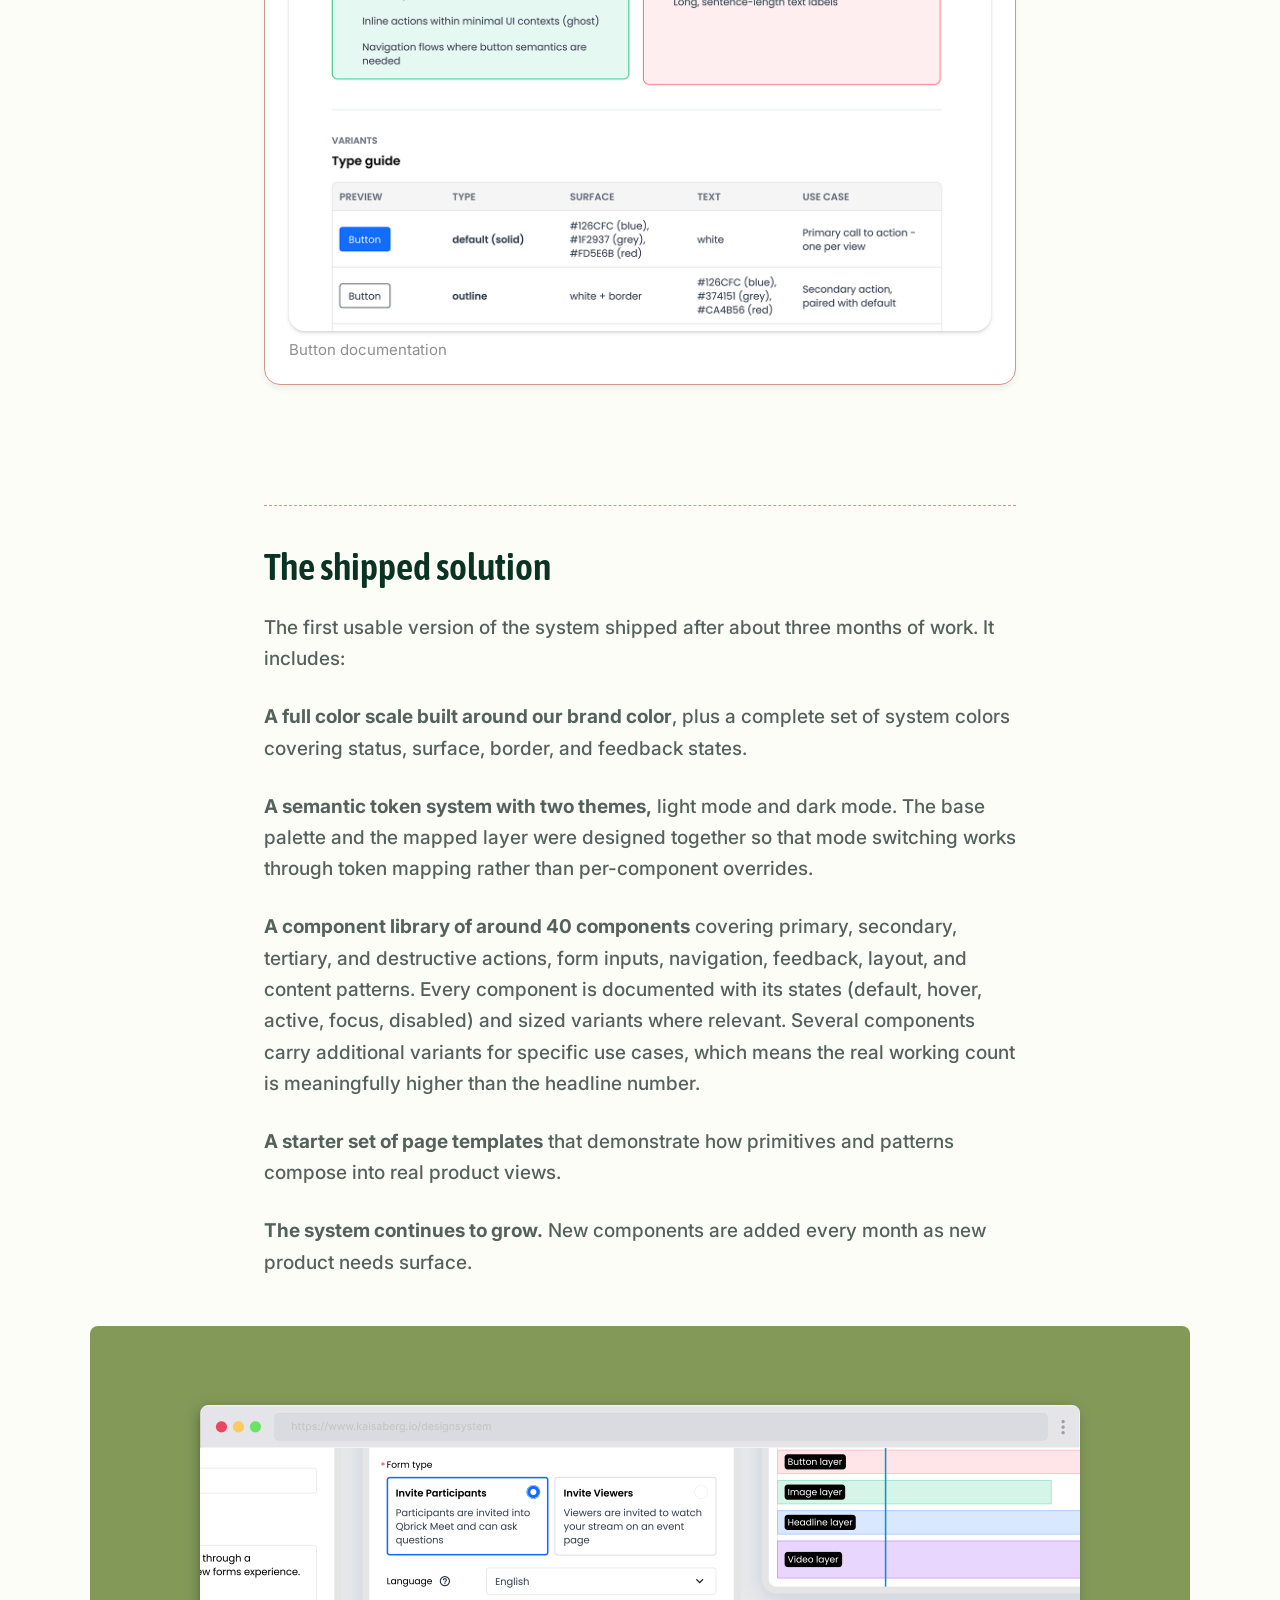
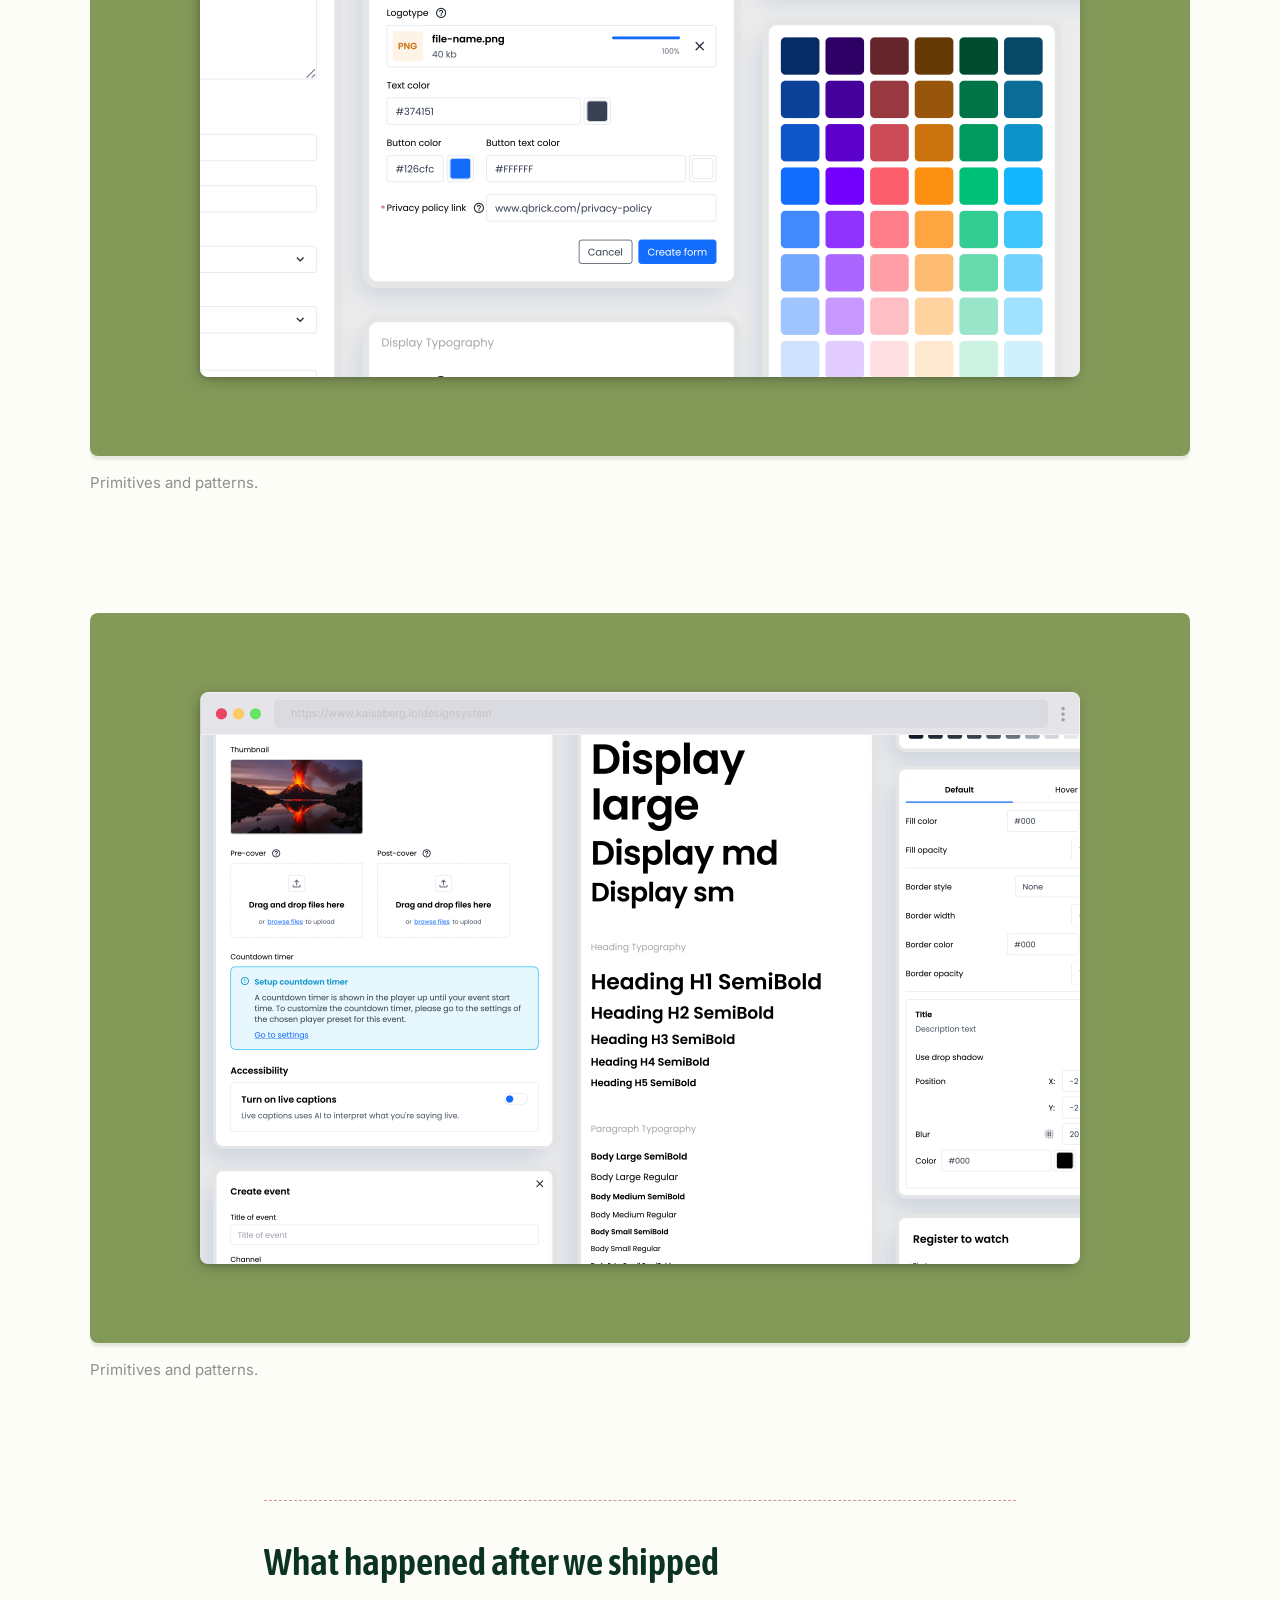
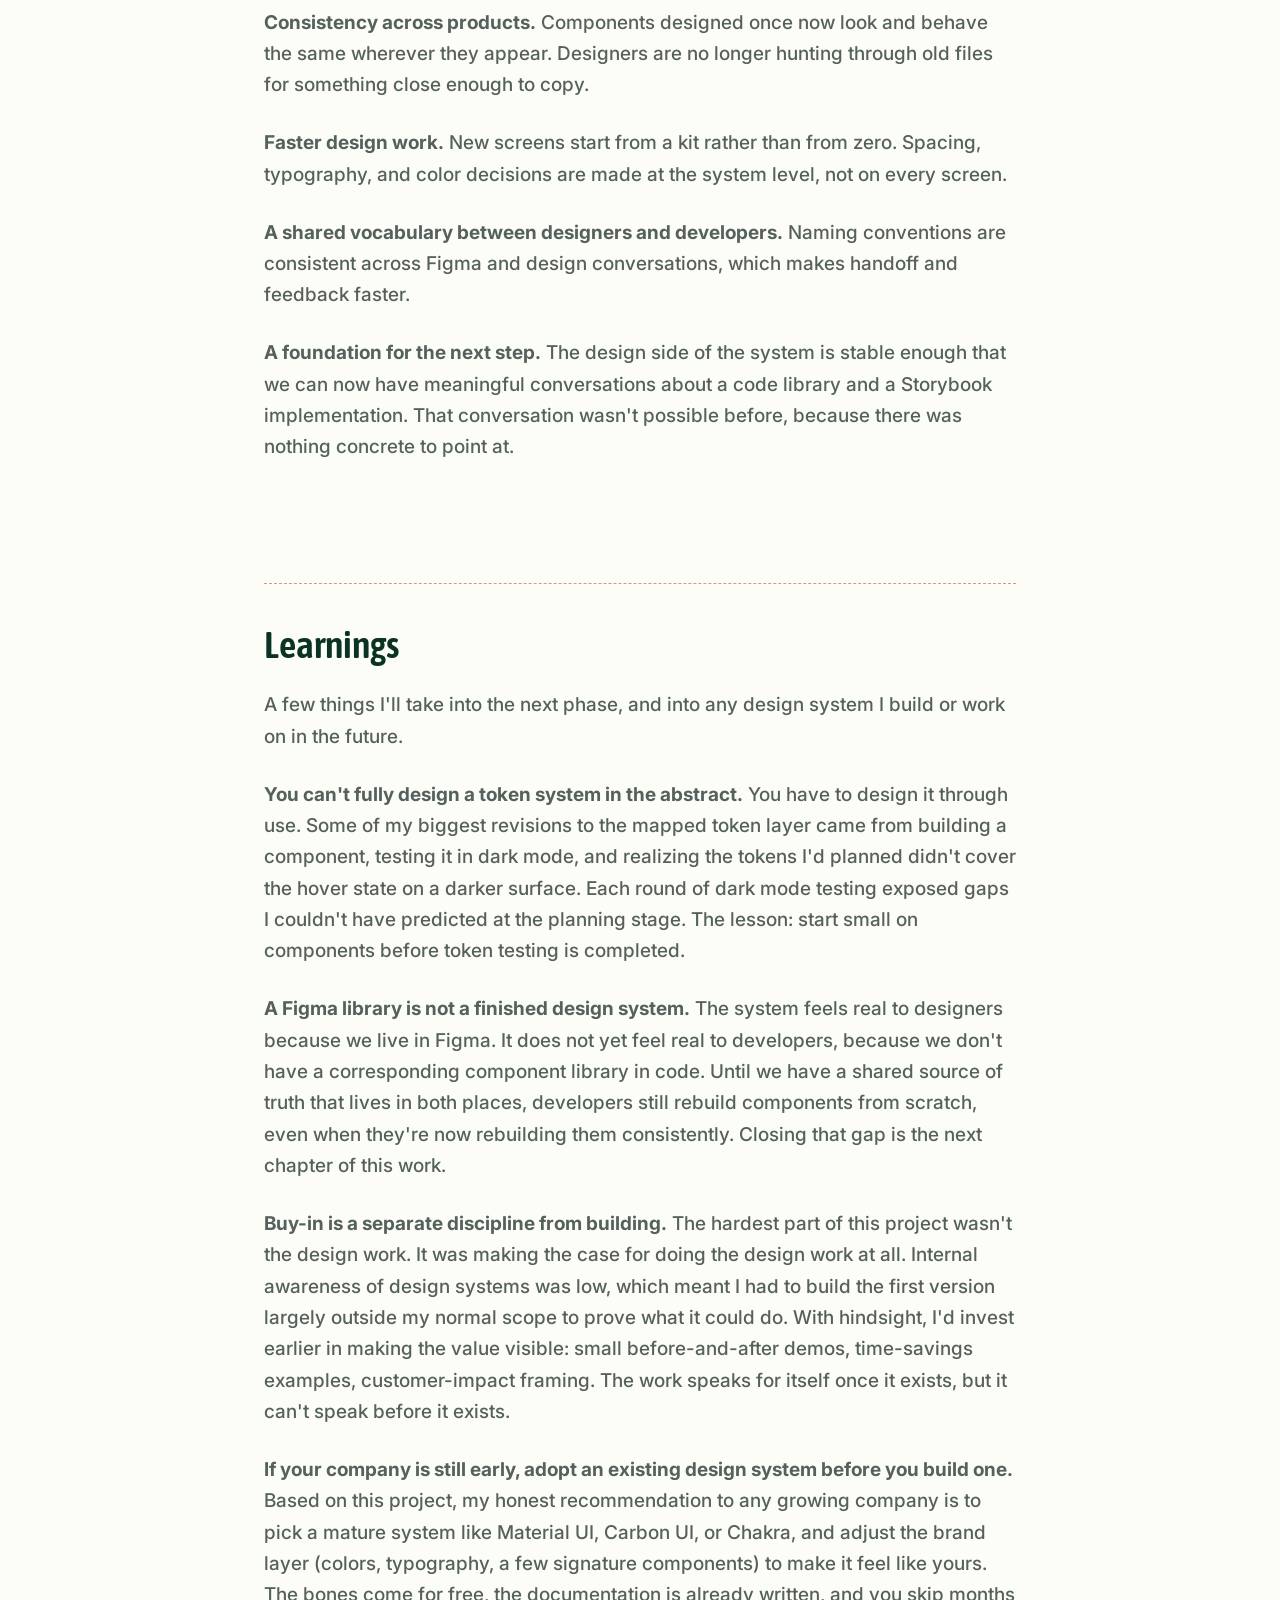
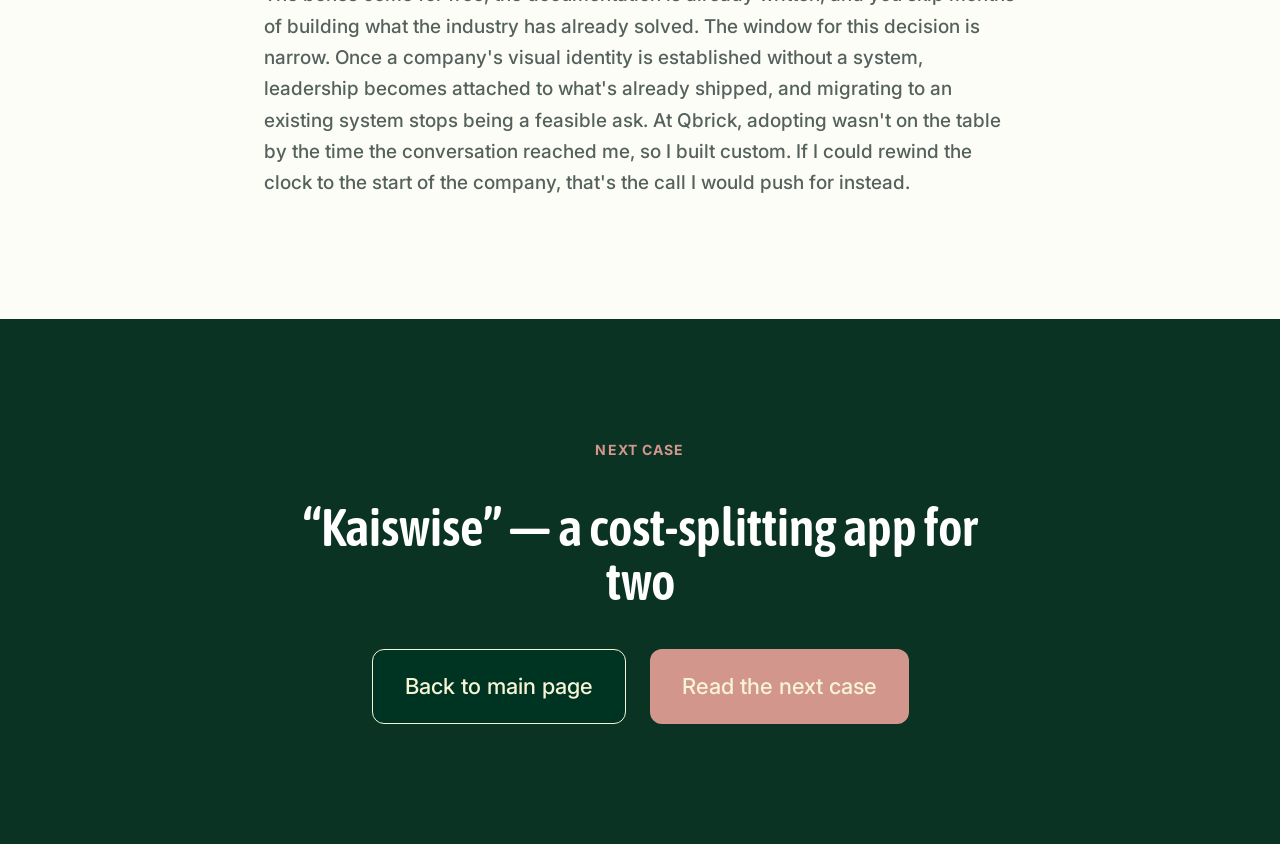
<file: work/qbrick-design-system.html>
<!DOCTYPE html>
<html lang="en">
<head>
  <meta charset="UTF-8">
  <meta name="viewport" content="width=device-width, initial-scale=1.0">
  <title>Qbrick Design System — Kaisa</title>
  <link rel="preconnect" href="https://fonts.googleapis.com">
  <link rel="preconnect" href="https://fonts.gstatic.com" crossorigin>
  <link href="https://fonts.googleapis.com/css2?family=Asap+Condensed:wght@600&family=Inter:ital,wght@0,400;0,500;0,600;0,700&display=swap" rel="stylesheet">
  <meta name="description" content="Product designer specialising in UX, design systems and creative solutions. I design the foundations that make good products possible.">
  <meta property="og:title" content="How I built a design system for a complex SaaS video platform — Kaisa Berg">
  <meta property="og:description" content="Product designer specialising in UX, design systems and creative solutions. I design the foundations that make good products possible.">
  <meta property="og:image" content="https://kaisaberg.github.io/og-image.png">
  <meta property="og:url" content="https://kaisaberg.github.io/work/qbrick-design-system.html">
  <meta property="og:type" content="website">
  <meta name="twitter:card" content="summary_large_image">
  <link rel="apple-touch-icon" href="../apple-touch-icon.png">
  <link rel="icon" type="image/png" href="../k_favicon.png">
  <link rel="stylesheet" href="../style.css?v=16">
</head>
<body>

  <!-- NAV -->
  <nav class="case-nav">
    <a class="nav-link" href="../index.html#work">Work</a>
    <a class="nav-logo-wrap" href="../index.html" aria-label="Home">
      <img src="../Images/index images/Logo.svg" alt="K logo">
    </a>
    <a class="nav-link" href="../index.html#about">About</a>
  </nav>

  <!-- HERO -->
  <section class="case-hero">
    <div class="case-hero-inner">
      <div class="case-hero-text">
        <p class="case-label">Case Study</p>
        <h1 class="case-title">How I built a design system for a complex SaaS video platform</h1>
        <p class="case-subtitle">Designing the foundation a fast-moving team needed but didn't know to ask for.</p>
      </div>
      <div class="case-hero-img-wrap">
        <img class="case-hero-img" src="../Images/Design system images/design-library_thumb.webp" alt="Qbrick design system overview">
      </div>
    </div>
  </section>

  <!-- METADATA BAR -->
  <div class="meta-bar">
    <div class="meta-bar-inner">
      <div class="meta-block">
        <p class="meta-label">My Contribution</p>
        <p class="meta-value">Product strategy, Competitive research, UX design</p>
      </div>
      <div class="meta-block">
        <p class="meta-label">Team</p>
        <p class="meta-value">1 PM, 3 developers, 1 UX designer (me)</p>
      </div>
      <div class="meta-block">
        <p class="meta-label">Timeline</p>
        <p class="meta-value">February 2025–</p>
      </div>
      <div class="meta-block">
        <p class="meta-label">Output</p>
        <p class="meta-value">Design system for use across entire platform</p>
      </div>
    </div>
  </div>

  <!-- TAB NAV -->
  <nav class="tab-nav">
    <div class="tab-group">
      <a href="#at-a-glance">At a glance</a>
      <a href="#context">Context</a>
      <a href="#the-problem">The problem</a>
      <a href="#decisions">Decisions</a>
      <a href="#solution">Shipped solution</a>
      <a href="#outcomes">What happened</a>
      <a href="#learnings">Learnings</a>
    </div>
  </nav>

  <!-- MAIN CONTENT -->
  <main class="case-main">

    <!-- AT A GLANCE -->
    <section class="case-section" id="at-a-glance">
      <div class="callout-box">
        <p class="callout-label">At a Glance</p>
        <p class="callout-text">My company is a small SaaS company building a multi-product video platform. For years, we shipped without a shared visual or component language, which meant designers and developers rebuilt the same things over and over while customers navigated inconsistent experiences across our products. I designed and built Qbrick's first design system: a semantic token layer with light and dark modes, a component library covering states and sizes, and a starter set of page templates. It is now the foundation new work is built on, and continues to grow over time.</p>
      </div>
    </section>

    <!-- CONTEXT -->
    <section class="case-section" id="context">
      <hr class="section-divider">
      <h2 class="case-h2">Context</h2>
      <div class="case-body">
        <p>Qbrick builds video infrastructure for enterprise customers, covering streaming, editing, media management, and publishing. As a smaller company shipping several products on tight deadlines, our culture has always favored speed. Designers and developers get pulled across projects, releases stack on top of each other, and decisions move fast. For a long time, that worked. But it also meant we never paused to invest in shared foundations. By early 2025, the cracks were showing.</p>
      </div>
      <div class="case-image-block">
        <img class="case-img" src="../Images/Design system images/medialibrary.webp" alt="The Qbrick platform">
        <p class="case-caption">The Qbrick platform.</p>
      </div>
    </section>

    <!-- THE PROBLEM -->
    <section class="case-section" id="the-problem">
      <hr class="section-divider">
      <h2 class="case-h2">The problem</h2>
      <div class="case-body">
        <p>Without a design system, every team was solving the same problems independently.</p>
        <p>Developers had no canonical components to pull from, so they either built from scratch or borrowed from public libraries and adjusted to fit our brand. The result depended on who was building, which meant our buttons, modals, and form inputs varied in style and behavior across the platform. Time that should have gone into perfecting the user experience went into rebuilding the basics a thousand times over.</p>
        <p>For designers, the cost was time and confidence. No token system, no color or typography scale, no shared library. Every screen started from zero, or from a hunt through old Figma files for something close enough to copy. Spacing was inconsistent because every value was typed by hand. Final designs rarely matched the original vision because so much energy went into reassembling the basics.</p>
        <p>The cost landed hardest on our customers. One product asked them to upload an image, another asked for a URL. A video timeline that felt intuitive in one editor felt clunky in another. Customer support spent significant time guiding users through inconsistencies that should not have existed. Leadership felt the pressure from customer feedback but didn't have visibility into where in the design and development chain the problems were coming from.</p>
        <p>Components and designs were being pulled together with shoestring and glue. Something had to change.</p>
      </div>
      <div class="callout-box" style="margin-top: 48px;">
        <p class="callout-label">What I Had to Work Around</p>
        <ul class="bullet-list">
          <li><span>Designers and developers building from scratch every time</span></li>
          <li><span>No token system, no color or typography scale</span></li>
          <li><span>Inconsistent spacing, sizing, coloring, logic</span></li>
          <li><span>Confused customers, overworked customer support</span></li>
        </ul>
      </div>
    </section>

    <!-- DECISIONS -->
    <section class="case-section" id="decisions">
      <hr class="section-divider">
      <h2 class="case-h2">The decisions that shaped my work</h2>
      <div class="case-body decisions-intro">
        <p>The trigger was personal. My PM, my closest collaborator for years, was leaving the company. I started thinking about what it would take to onboard someone new into our current way of working, and I realized it was nearly impossible. Around the same time, leadership was ramping up the pace of new features and products. We needed sturdier ground to stand on. So I made the call to start.</p>
      </div>

      <div class="decision-blocks">

        <div class="decision-block">
          <p class="decision-num">Decision 01</p>
          <h3 class="decision-title">Token architecture</h3>
          <div>
            <p class="decision-q-label">The Question</p>
            <p class="decision-text">How should I structure tokens so the system stays flexible as Qbrick grows and our needs change?</p>
          </div>
          <div>
            <p class="decision-a-label">What I Chose and Why</p>
            <p class="decision-text">I knew this system would need to evolve. Qbrick had never had a design system before, and I wanted to build something future designers could extend without ripping out foundations. So I built tokens as semantic layers: a base palette underneath, and a mapped collection on top with names like "hover," "hover-light," and "surface-default" that describe intent rather than value. When a brand color changes, or when a new use case appears, the mapped layer absorbs the change. The components above don't notice.</p>
          </div>
          <div class="decision-img-wrap">
            <img class="decision-img" src="../Images/Design system images/Token_2.webp" alt="Token library">
            <p class="case-caption">Token library</p>
          </div>
        </div>

        <div class="decision-block">
          <p class="decision-num">Decision 02</p>
          <h3 class="decision-title">Build order</h3>
          <div>
            <p class="decision-q-label">The Question</p>
            <p class="decision-text">What should I build first, primitives or patterns?</p>
          </div>
          <div>
            <p class="decision-a-label">What I Chose and Why</p>
            <p class="decision-text">I started with primitives (buttons, inputs, labels) before patterns (forms, cards, tables). The metaphor I keep coming back to: gather all your ingredients before you start baking the cake. Building primitives first meant that when I moved up to patterns, every decision about composition was already grounded in the system.</p>
          </div>
          <div class="decision-img-wrap">
            <img class="decision-img" src="../Images/Design system images/Buttons_2.webp" alt="Primitives: Buttons and Icon Buttons">
            <p class="case-caption">Primitives: Buttons and Icon Buttons</p>
          </div>
        </div>

        <div class="decision-block">
          <p class="decision-num">Decision 03</p>
          <h3 class="decision-title">Ownership model</h3>
          <div>
            <p class="decision-q-label">The Question</p>
            <p class="decision-text">Who decides what goes in the system?</p>
          </div>
          <div>
            <p class="decision-a-label">What I Chose and Why</p>
            <p class="decision-text">I'm currently the only dedicated UX designer at Qbrick, which means I made every call myself. That's not how design systems usually get built, and it's not how I'd build one in a larger organization. But in our context, it was the fastest path to consistency and the highest chance of the system actually shipping. I have the deepest knowledge of how our platform fits together, and I was best positioned to make sure the system honored what already worked while improving what didn't.</p>
          </div>
        </div>

        <div class="decision-block">
          <p class="decision-num">Decision 04</p>
          <h3 class="decision-title">Custom system vs. adopted system</h3>
          <div>
            <p class="decision-q-label">The Question</p>
            <p class="decision-text">Should I adopt an existing design system, or build a custom one for Qbrick?</p>
          </div>
          <div>
            <p class="decision-a-label">What I Chose and Why</p>
            <p class="decision-text">I considered adopting an existing design system and adapting it, but leadership wanted Qbrick's visual identity and "feel" preserved. That ruled out a straight adoption. Instead, I studied Material UI, Carbon UI, and Chakra UI, and decided Carbon UI was the strongest model for us to be inspired by. Its documentation was clear, its component logic was easy to learn from, and its naming conventions for component states were specific enough to borrow directly. The result is a Qbrick-native system informed by the rigor of much larger ones.</p>
          </div>
        </div>

        <div class="decision-block">
          <p class="decision-num">Decision 05</p>
          <h3 class="decision-title">Documentation approach</h3>
          <div>
            <p class="decision-q-label">The Question</p>
            <p class="decision-text">Where should documentation live, and who maintains it?</p>
          </div>
          <div>
            <p class="decision-a-label">What I Chose and Why</p>
            <p class="decision-text">For now, most documentation lives inside the components in Figma itself. A handful of more complex components have dedicated written documentation. This is the part of the system I'm most aware of having room to grow.</p>
          </div>
          <div class="decision-img-wrap">
            <img class="decision-img" src="../Images/Design system images/documentation.webp" alt="Button documentation">
            <p class="case-caption">Button documentation</p>
          </div>
        </div>

      </div>
    </section>

    <!-- SOLUTION -->
    <section class="case-section" id="solution">
      <hr class="section-divider">
      <h2 class="case-h2">The shipped solution</h2>
      <div class="case-body">
        <p>The first usable version of the system shipped after about three months of work. It includes:</p>
        <p><strong>A full color scale built around our brand color</strong>, plus a complete set of system colors covering status, surface, border, and feedback states.</p>
        <p><strong>A semantic token system with two themes,</strong> light mode and dark mode. The base palette and the mapped layer were designed together so that mode switching works through token mapping rather than per-component overrides.</p>
        <p><strong>A component library of around 40 components</strong> covering primary, secondary, tertiary, and destructive actions, form inputs, navigation, feedback, layout, and content patterns. Every component is documented with its states (default, hover, active, focus, disabled) and sized variants where relevant. Several components carry additional variants for specific use cases, which means the real working count is meaningfully higher than the headline number.</p>
        <p><strong>A starter set of page templates</strong> that demonstrate how primitives and patterns compose into real product views.</p>
        <p><strong>The system continues to grow.</strong> New components are added every month as new product needs surface.</p>
      </div>
      <div class="solution-imgs">
        <figure class="solution-figure">
          <img class="solution-img" src="../Images/Design system images/designsystem_result1.webp" alt="Primitives and patterns">
          <p class="case-caption">Primitives and patterns.</p>
        </figure>
        <figure class="solution-figure">
          <img class="solution-img" src="../Images/Design system images/designsystem_result2.webp" alt="Primitives and patterns">
          <p class="case-caption">Primitives and patterns.</p>
        </figure>
      </div>
    </section>

    <!-- OUTCOMES -->
    <section class="case-section" id="outcomes">
      <hr class="section-divider">
      <h2 class="case-h2">What happened after we shipped</h2>
      <div class="case-body">
        <p><strong>Consistency across products.</strong> Components designed once now look and behave the same wherever they appear. Designers are no longer hunting through old files for something close enough to copy.</p>
        <p><strong>Faster design work.</strong> New screens start from a kit rather than from zero. Spacing, typography, and color decisions are made at the system level, not on every screen.</p>
        <p><strong>A shared vocabulary between designers and developers.</strong> Naming conventions are consistent across Figma and design conversations, which makes handoff and feedback faster.</p>
        <p><strong>A foundation for the next step.</strong> The design side of the system is stable enough that we can now have meaningful conversations about a code library and a Storybook implementation. That conversation wasn't possible before, because there was nothing concrete to point at.</p>
      </div>
    </section>

    <!-- LEARNINGS -->
    <section class="case-section" id="learnings">
      <hr class="section-divider">
      <h2 class="case-h2">Learnings</h2>
      <div class="case-body">
        <p>A few things I'll take into the next phase, and into any design system I build or work on in the future.</p>
        <p><strong>You can't fully design a token system in the abstract.</strong> You have to design it through use. Some of my biggest revisions to the mapped token layer came from building a component, testing it in dark mode, and realizing the tokens I'd planned didn't cover the hover state on a darker surface. Each round of dark mode testing exposed gaps I couldn't have predicted at the planning stage. The lesson: start small on components before token testing is completed.</p>
        <p><strong>A Figma library is not a finished design system.</strong> The system feels real to designers because we live in Figma. It does not yet feel real to developers, because we don't have a corresponding component library in code. Until we have a shared source of truth that lives in both places, developers still rebuild components from scratch, even when they're now rebuilding them consistently. Closing that gap is the next chapter of this work.</p>
        <p><strong>Buy-in is a separate discipline from building.</strong> The hardest part of this project wasn't the design work. It was making the case for doing the design work at all. Internal awareness of design systems was low, which meant I had to build the first version largely outside my normal scope to prove what it could do. With hindsight, I'd invest earlier in making the value visible: small before-and-after demos, time-savings examples, customer-impact framing. The work speaks for itself once it exists, but it can't speak before it exists.</p>
        <p><strong>If your company is still early, adopt an existing design system before you build one.</strong> Based on this project, my honest recommendation to any growing company is to pick a mature system like Material UI, Carbon UI, or Chakra, and adjust the brand layer (colors, typography, a few signature components) to make it feel like yours. The bones come for free, the documentation is already written, and you skip months of building what the industry has already solved. The window for this decision is narrow. Once a company's visual identity is established without a system, leadership becomes attached to what's already shipped, and migrating to an existing system stops being a feasible ask. At Qbrick, adopting wasn't on the table by the time the conversation reached me, so I built custom. If I could rewind the clock to the start of the company, that's the call I would push for instead.</p>
      </div>
    </section>

  </main>

  <!-- CASE FOOTER -->
  <footer class="case-footer">
    <div class="case-footer-inner">
      <p class="case-footer-label">Next Case</p>
      <h2 class="case-footer-title">&#8220;Kaiswise&#8221; &#8212; a cost-splitting app for two</h2>
      <div class="case-footer-buttons">
        <a class="btn btn-outline" href="../index.html">Back to main page</a>
        <a class="btn" href="kaiswise.html">Read the next case</a>
      </div>
    </div>
  </footer>

</body>
</html>
</file>
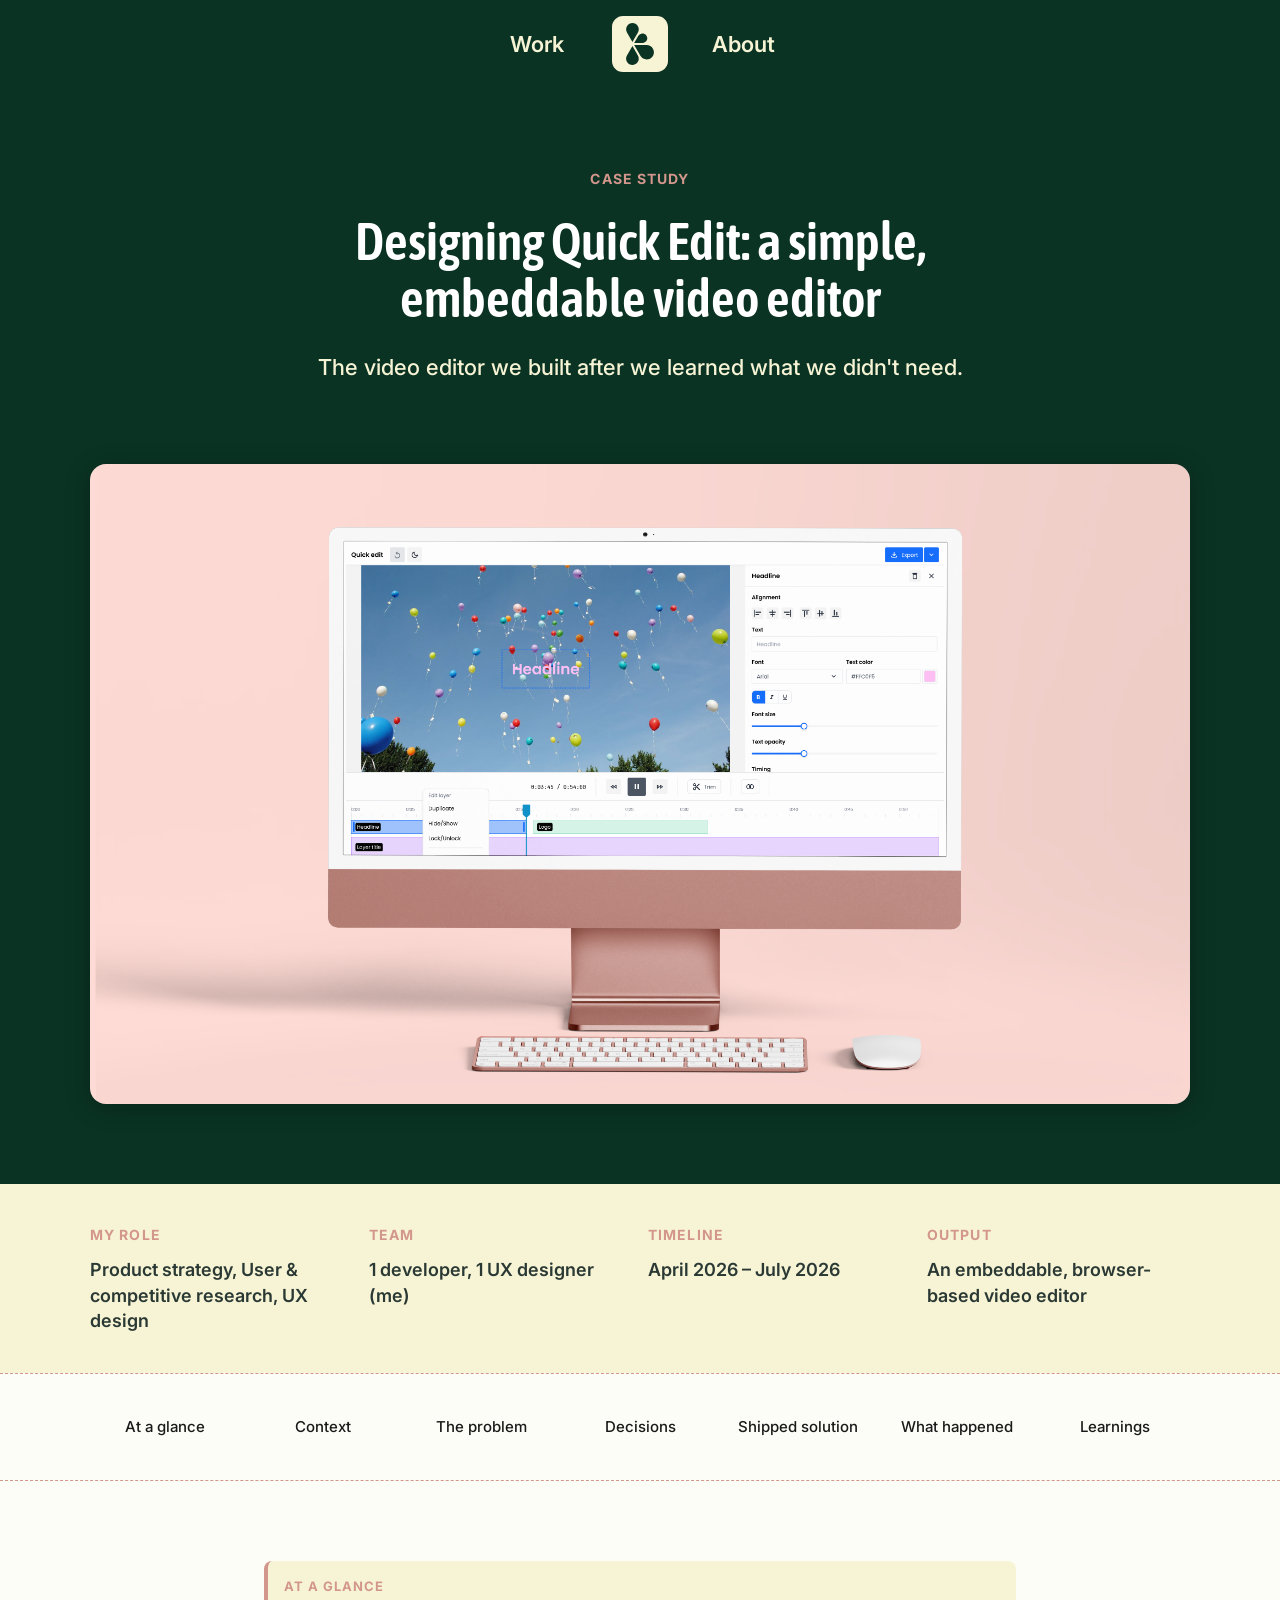
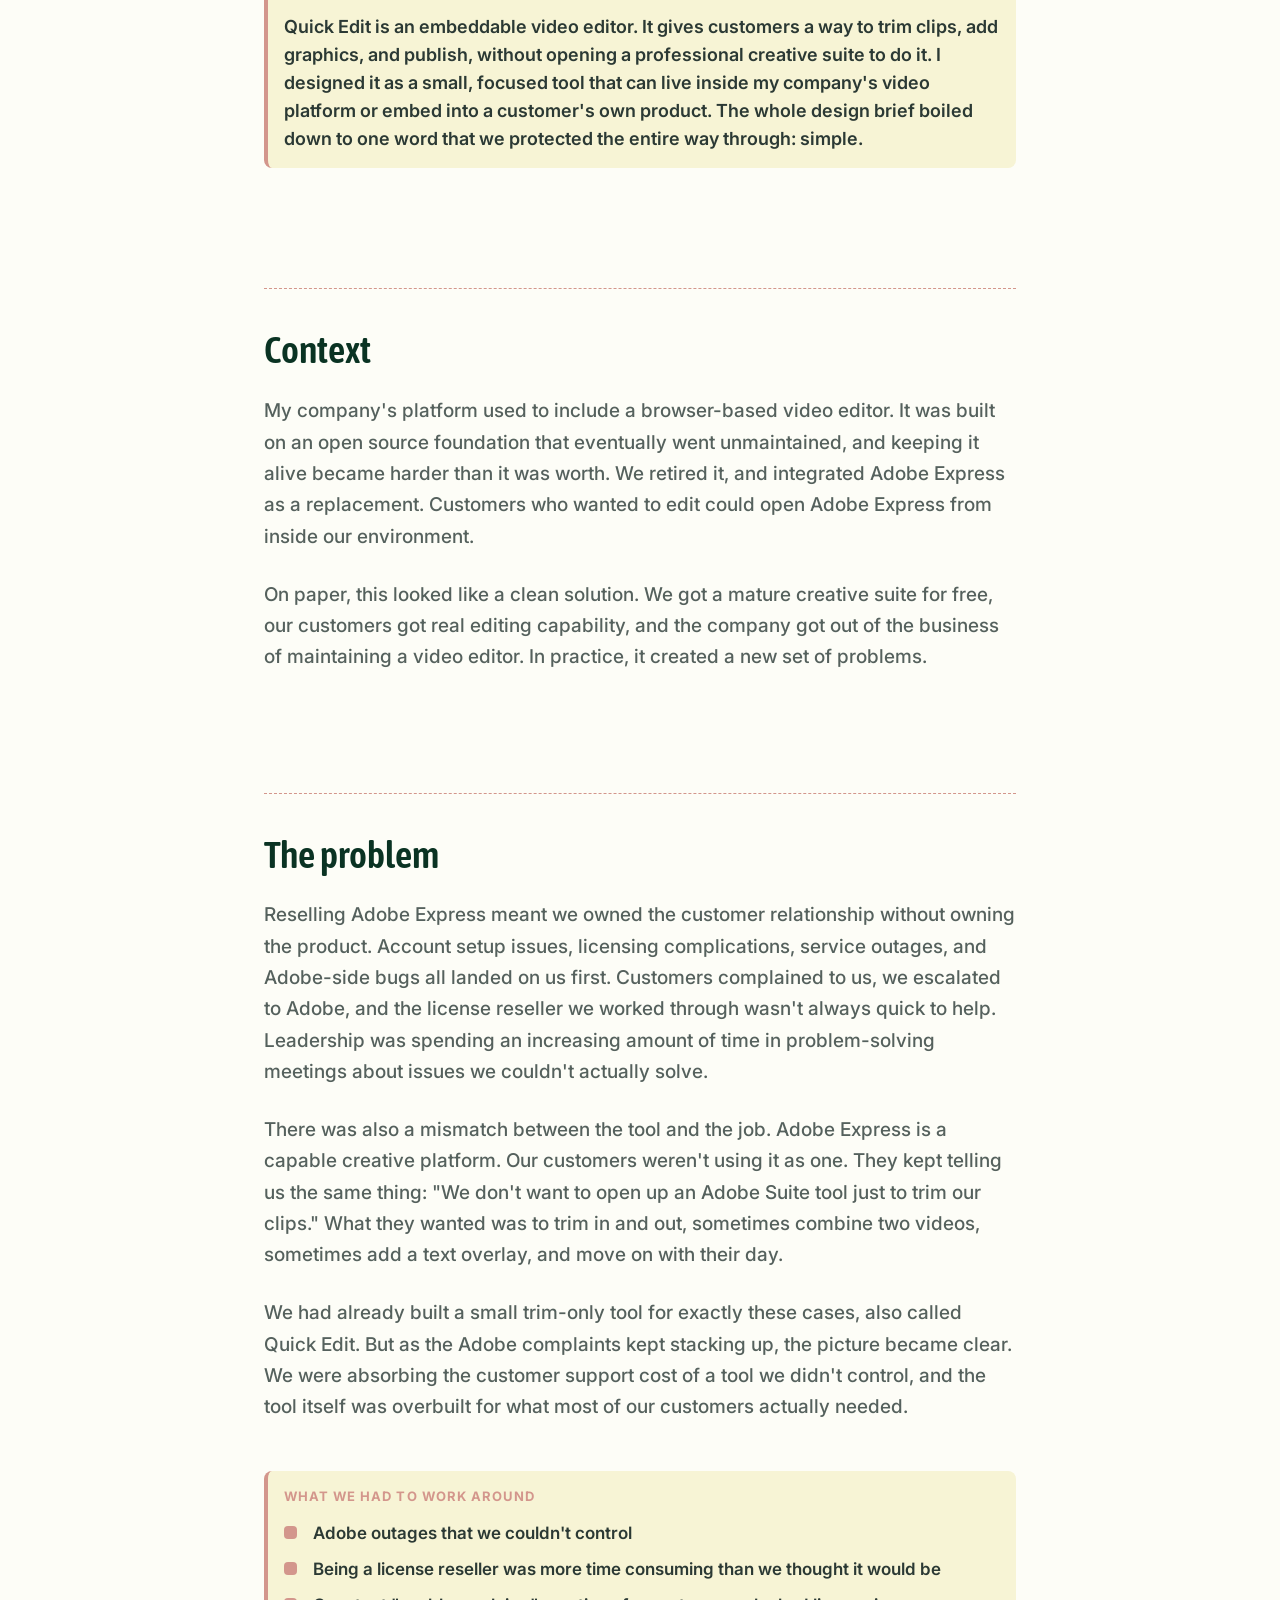
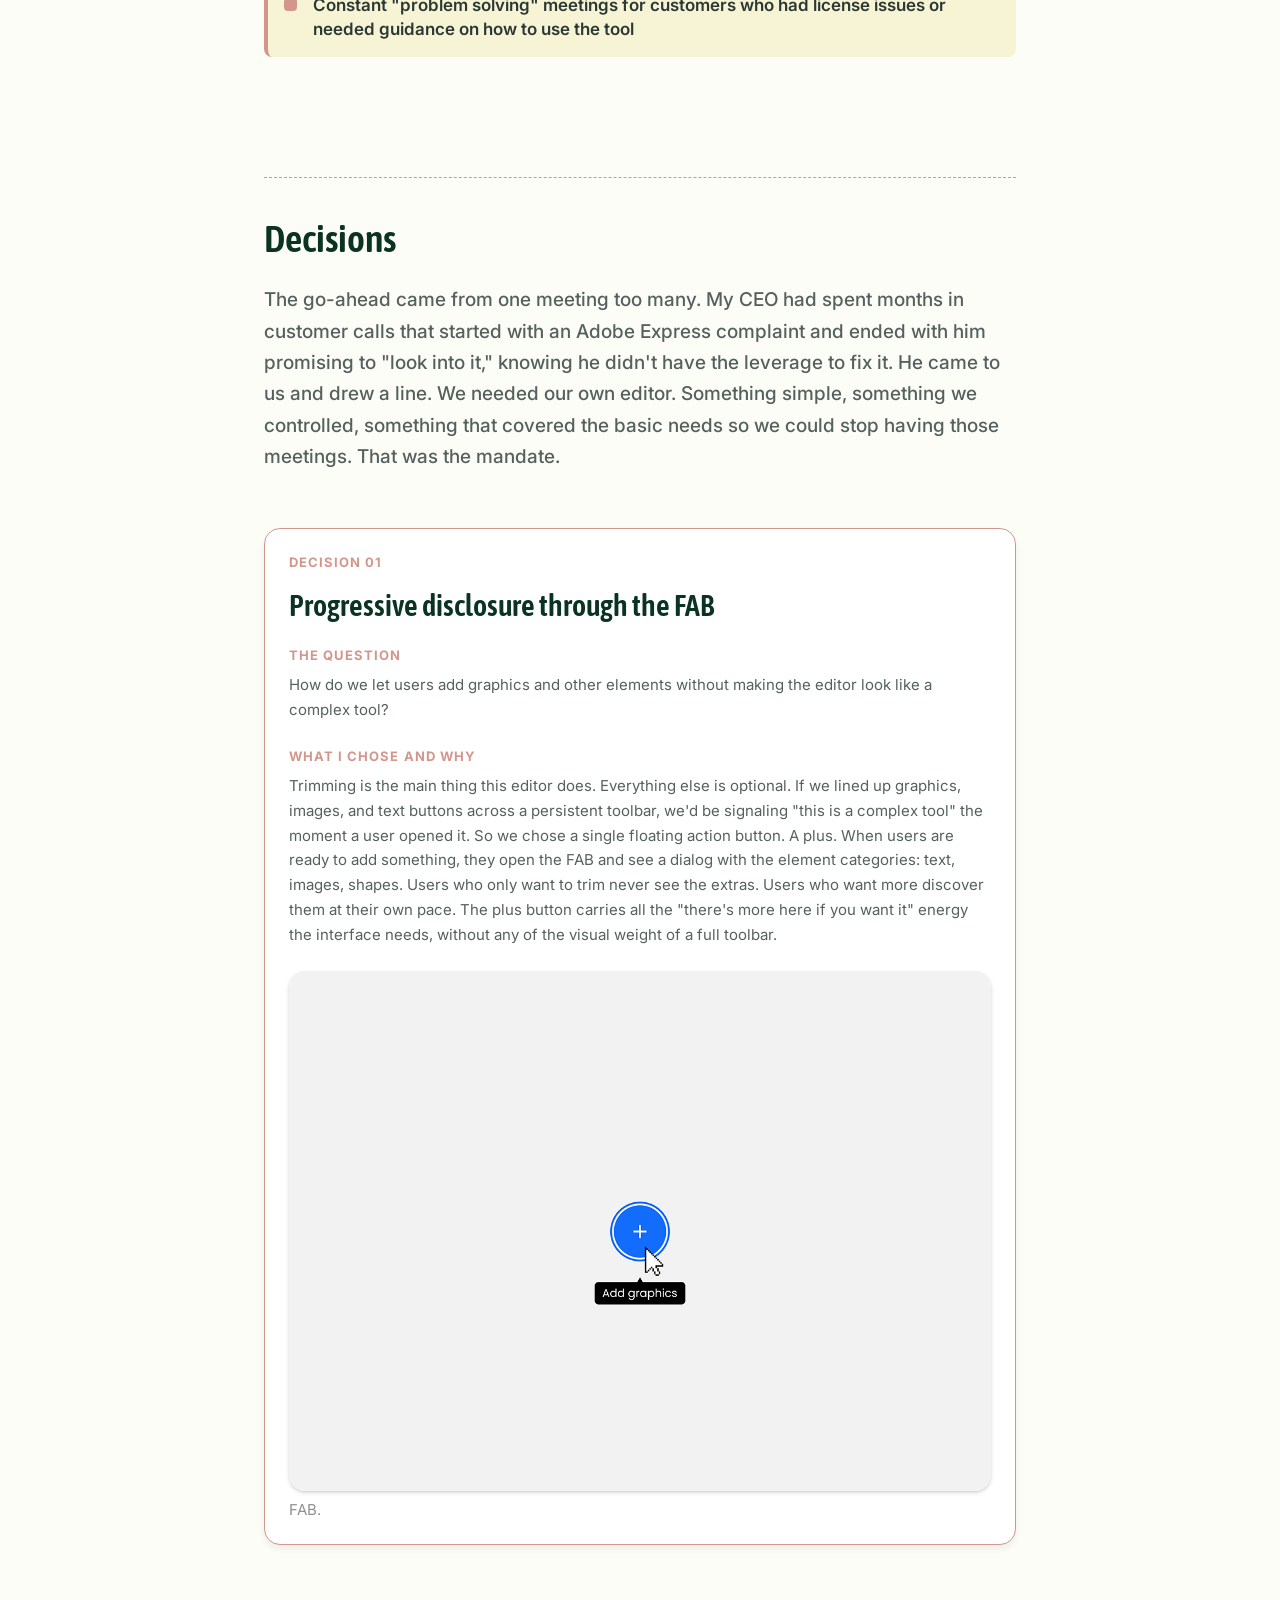
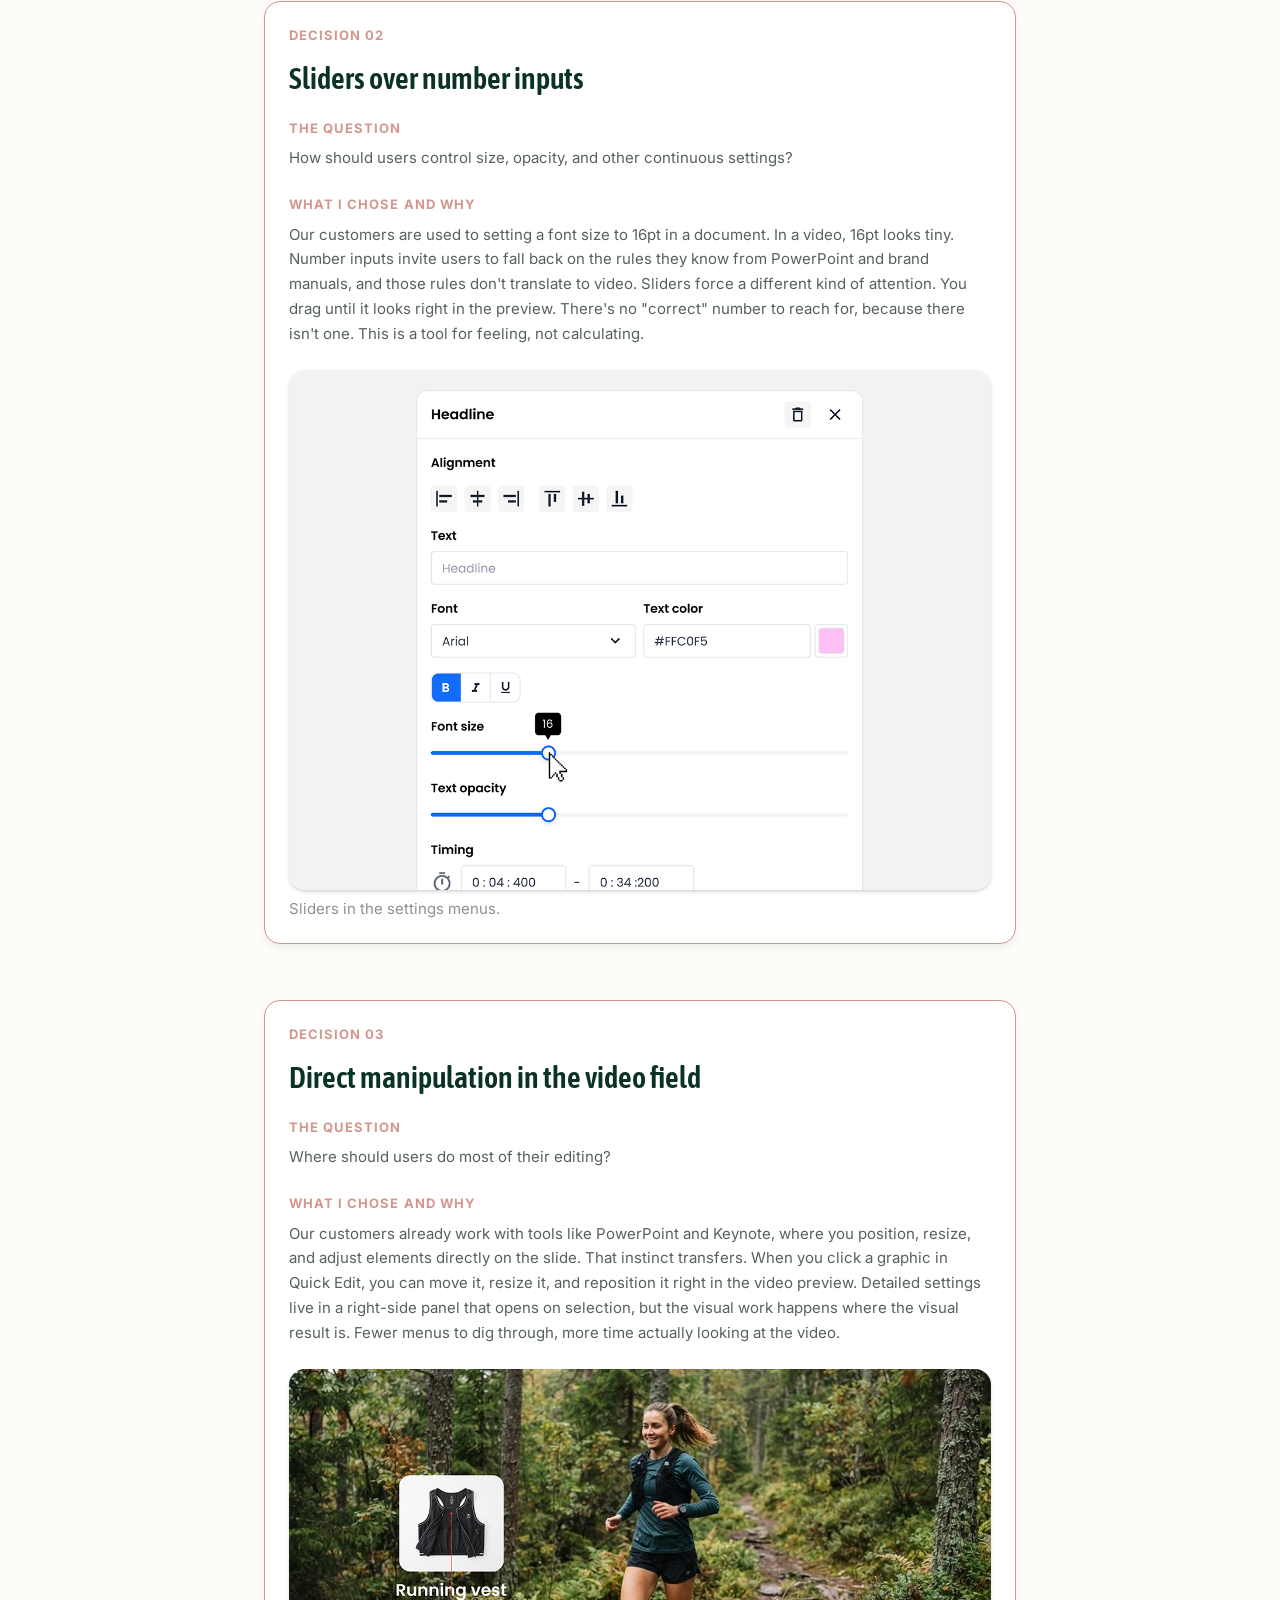
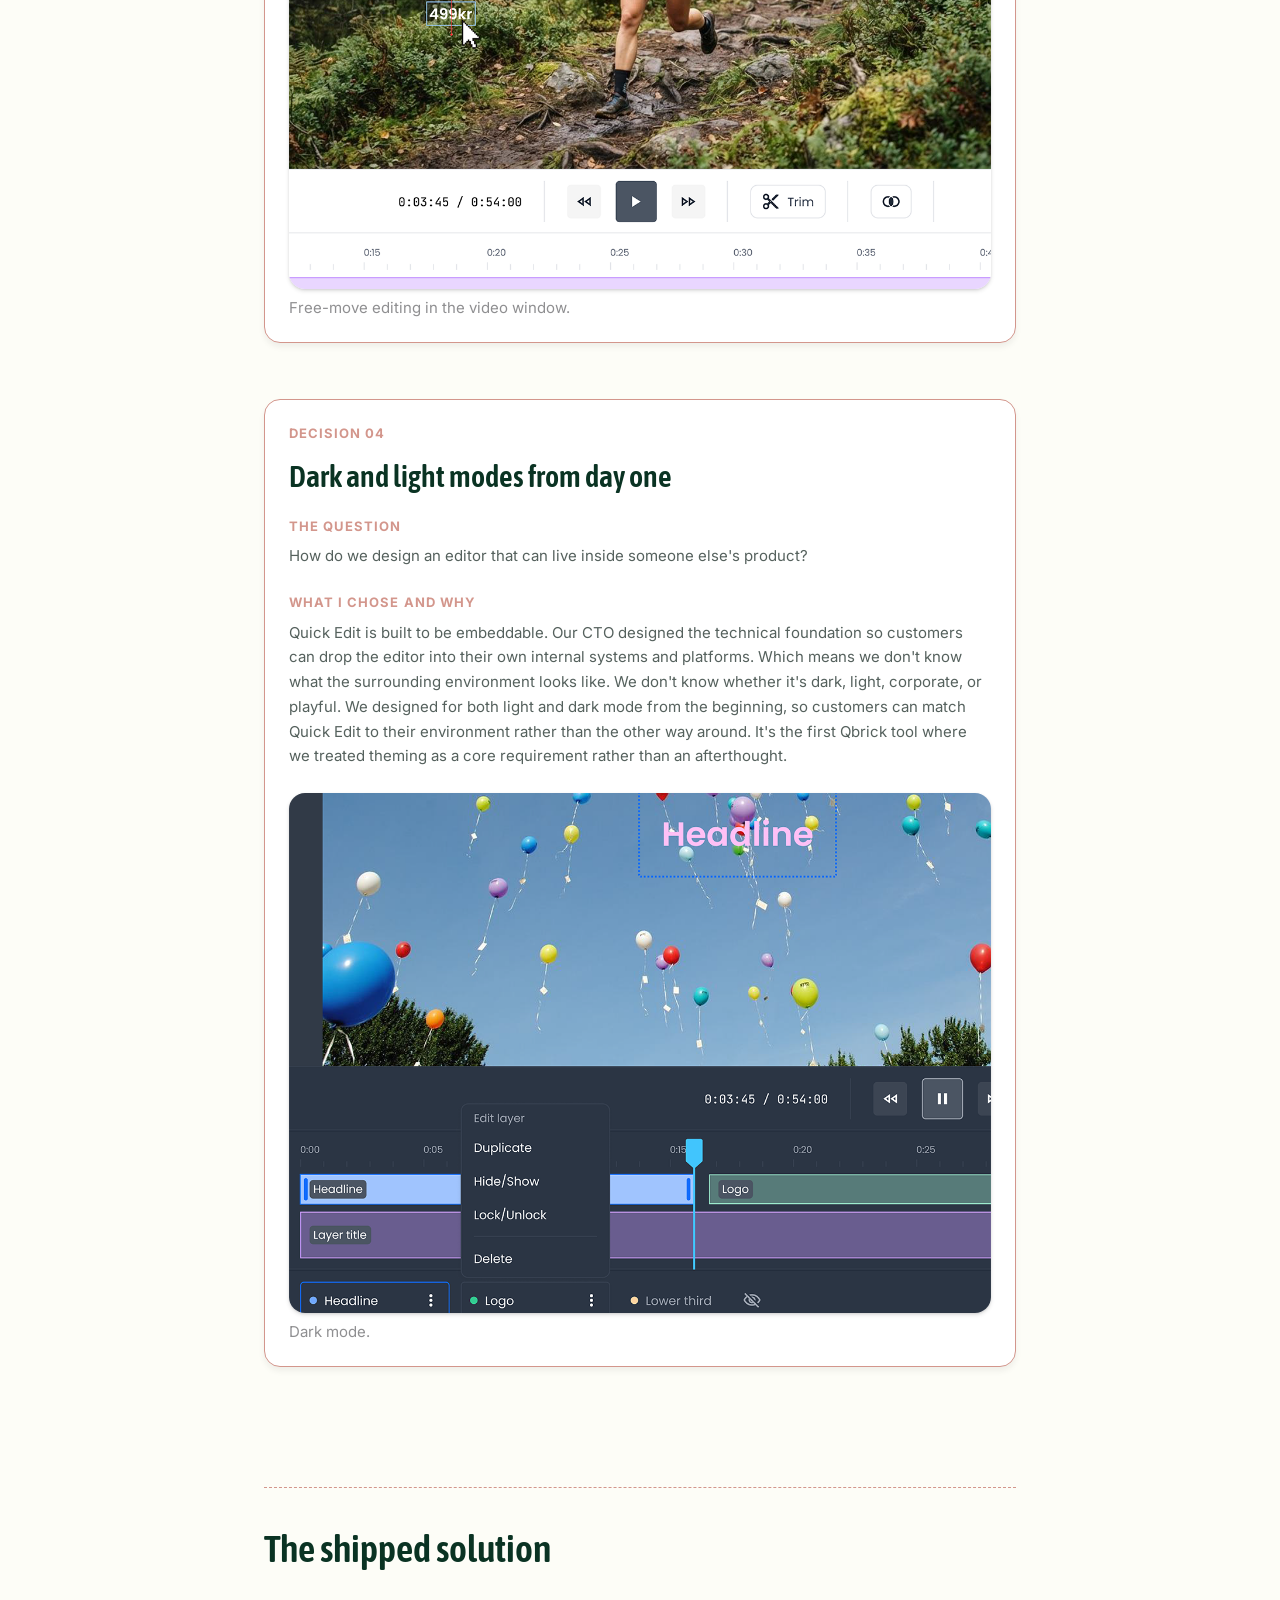
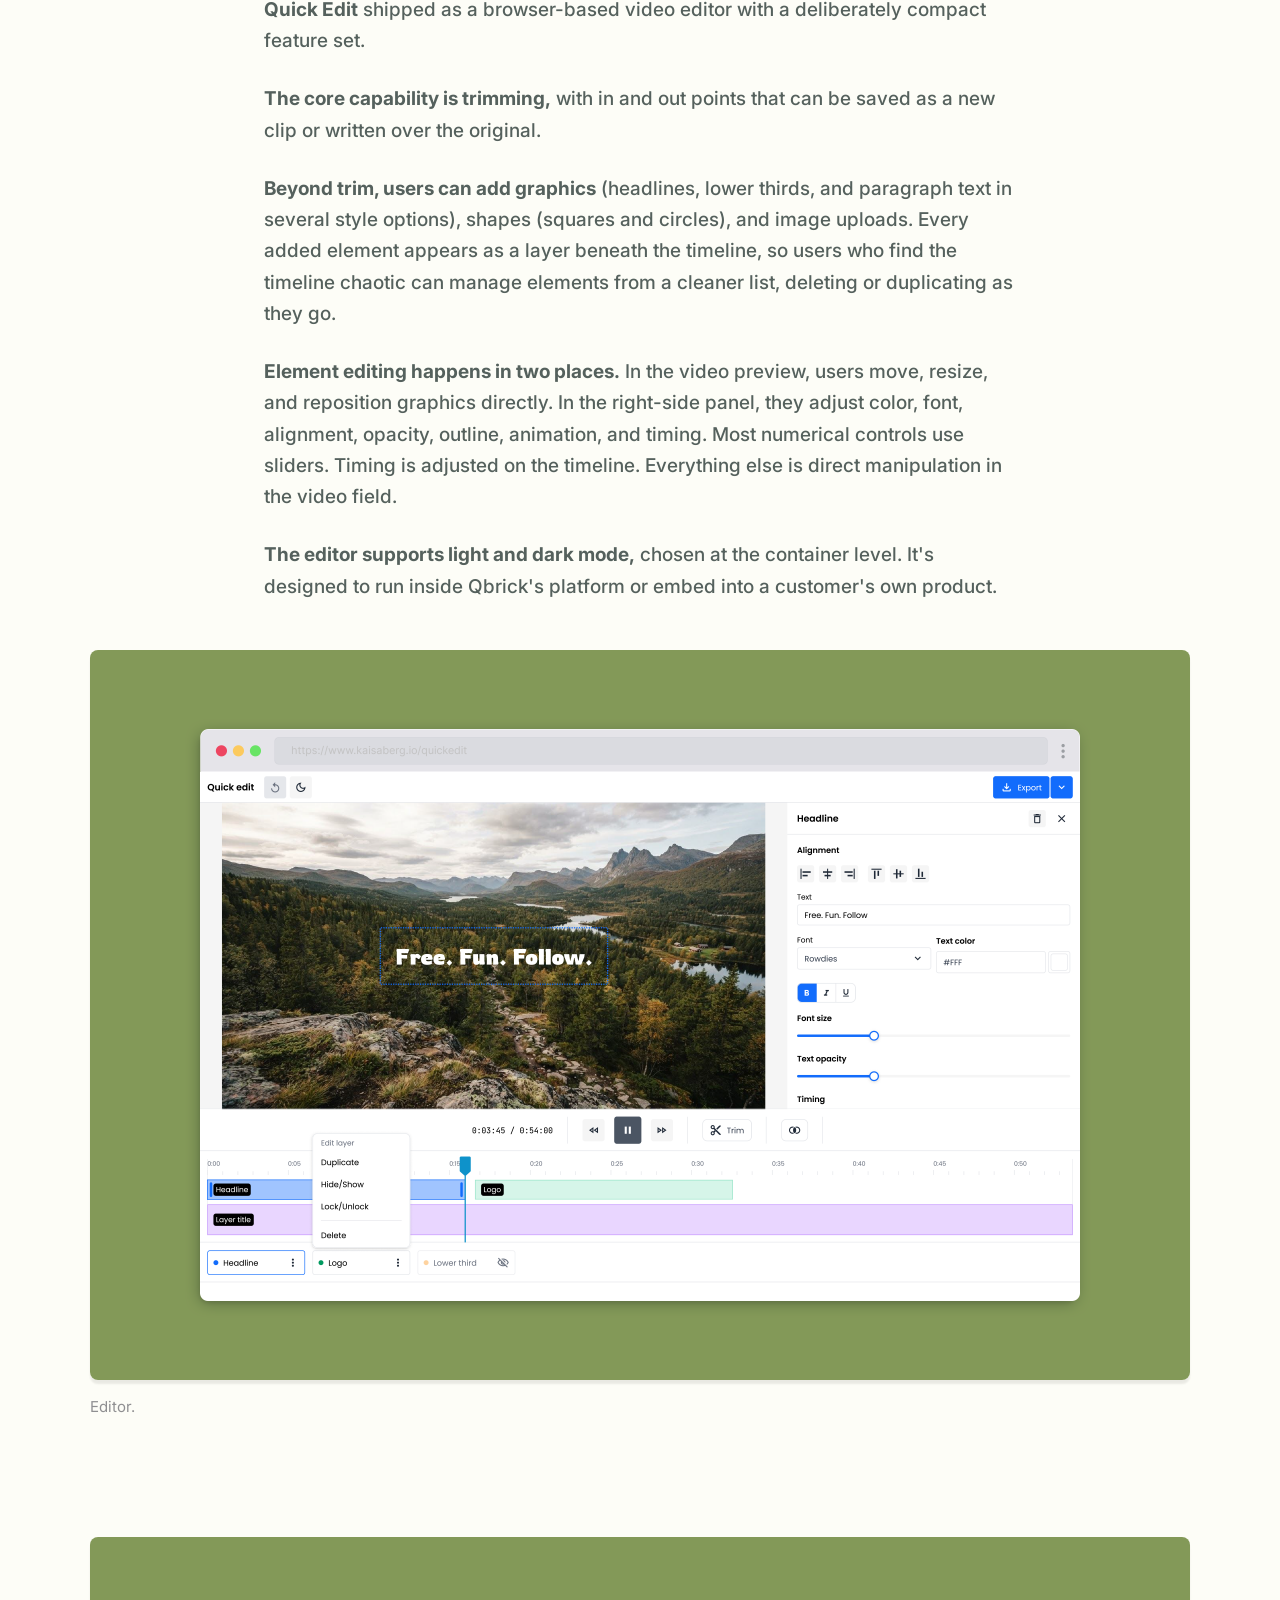
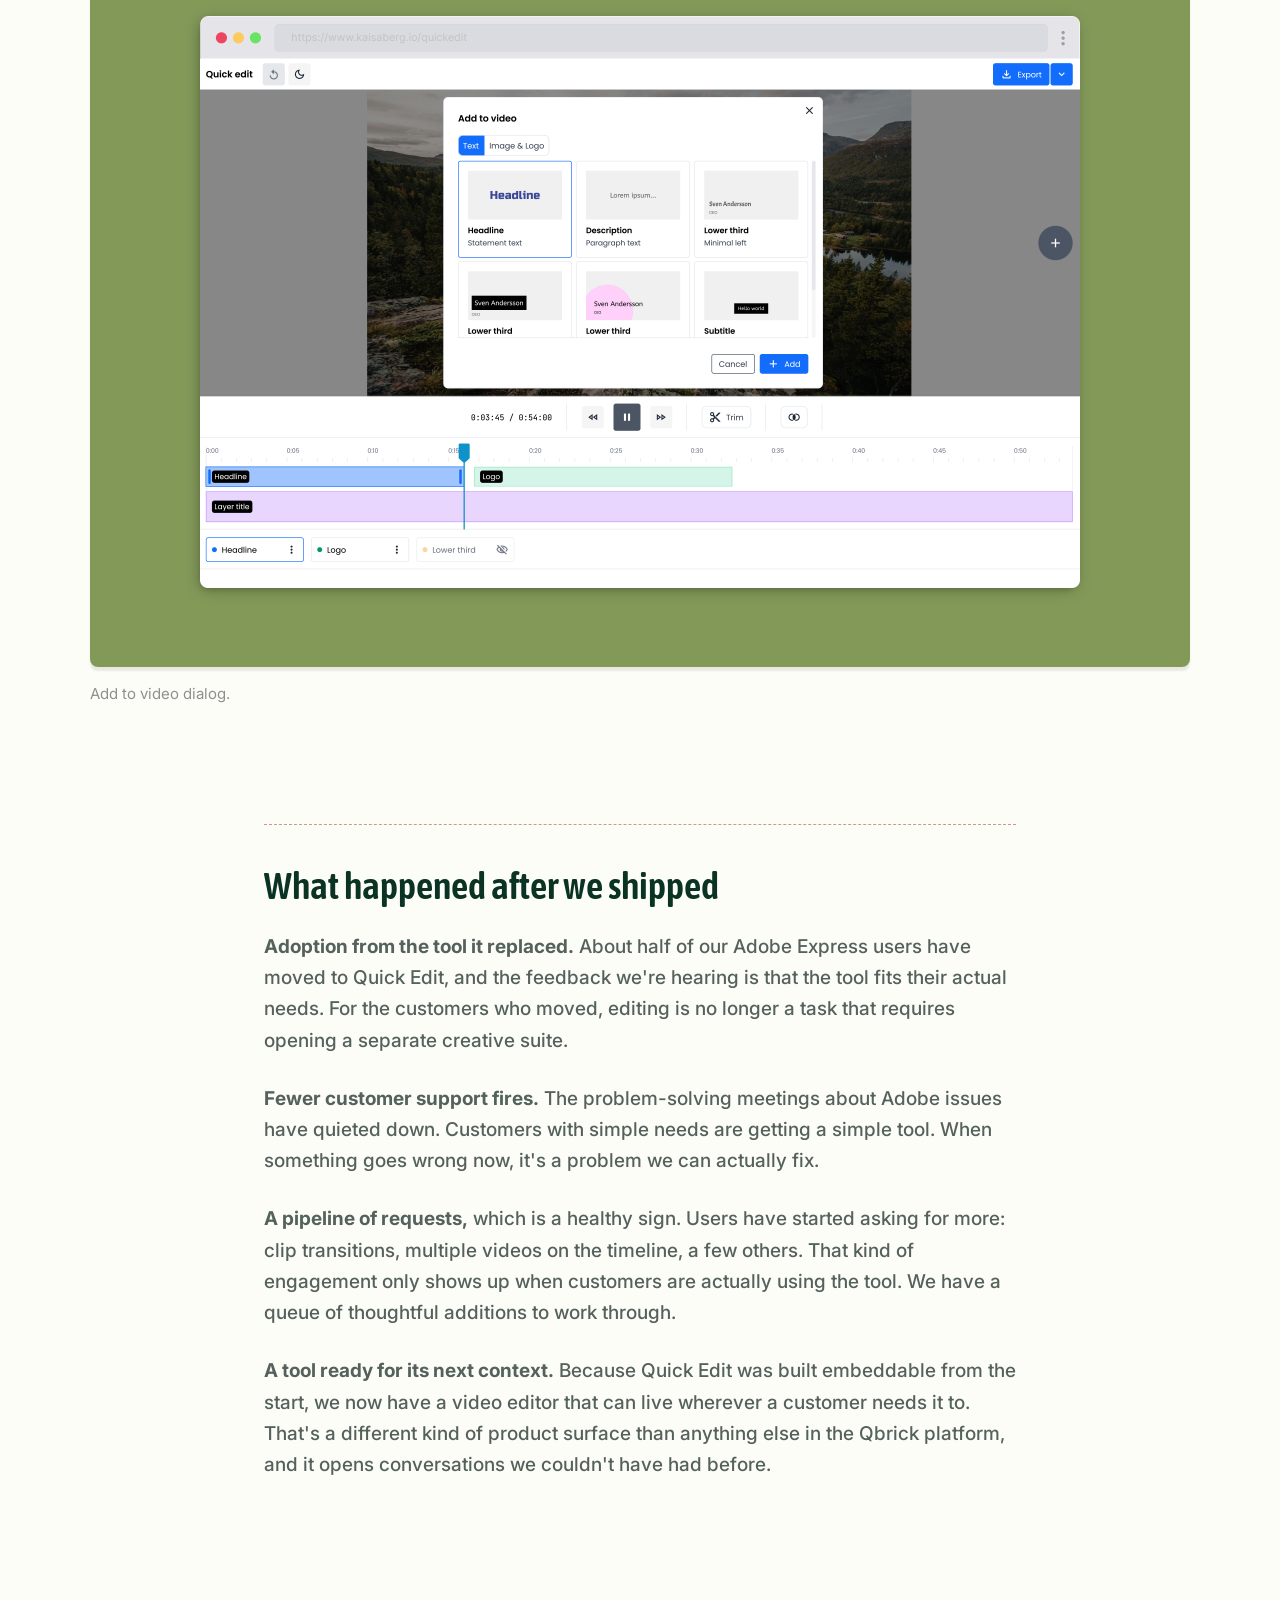
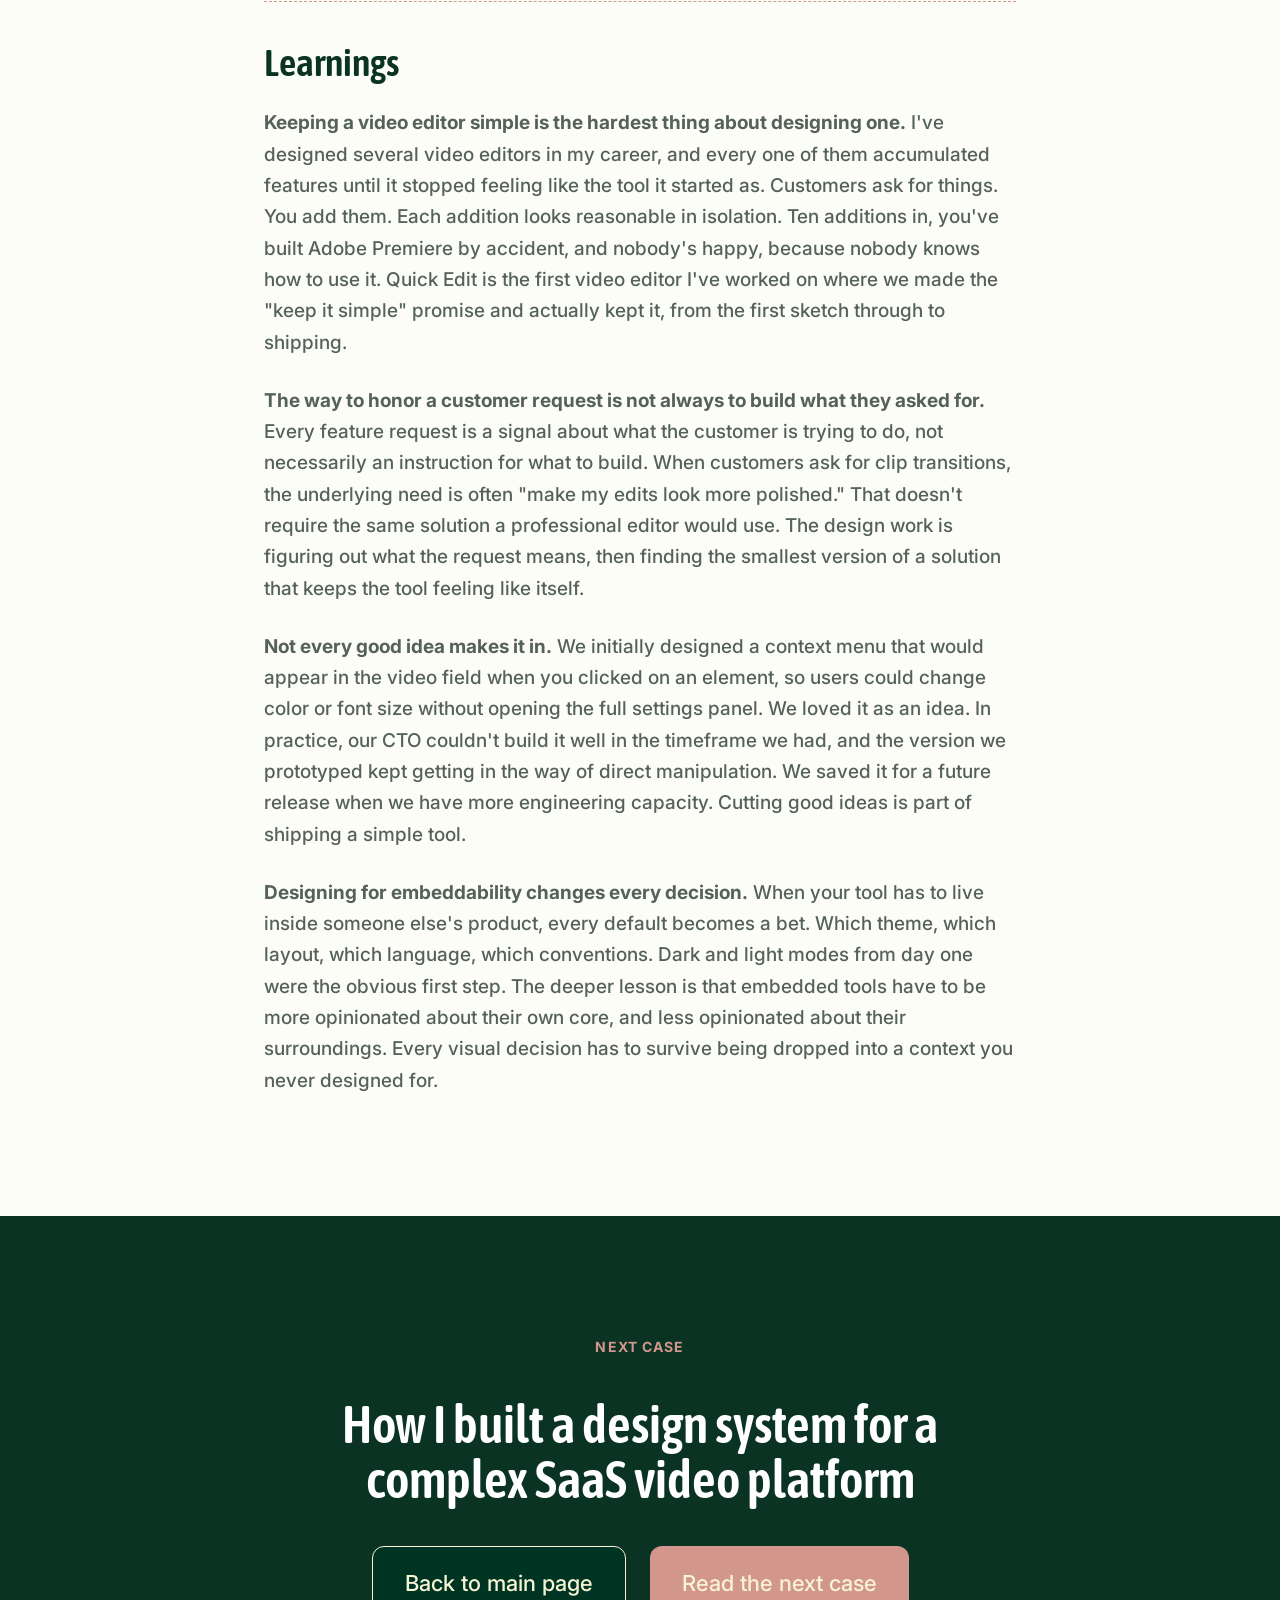
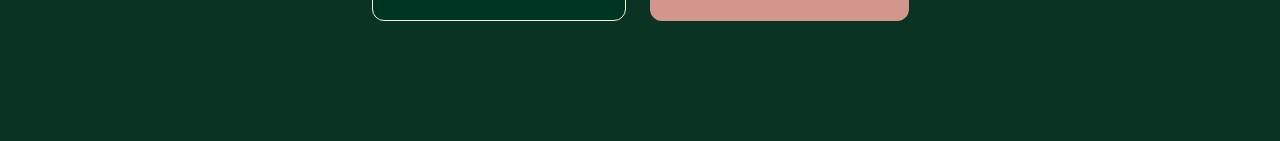
<file: work/quick-edit.html>
<!DOCTYPE html>
<html lang="en">
<head>
  <meta charset="UTF-8">
  <meta name="viewport" content="width=device-width, initial-scale=1.0">
  <title>Quick Edit — Kaisa</title>
  <link rel="preconnect" href="https://fonts.googleapis.com">
  <link rel="preconnect" href="https://fonts.gstatic.com" crossorigin>
  <link href="https://fonts.googleapis.com/css2?family=Asap+Condensed:wght@600&family=Inter:ital,wght@0,400;0,500;0,600;0,700&display=swap" rel="stylesheet">
  <meta name="description" content="Product designer specialising in UX, design systems and creative solutions. I design the foundations that make good products possible.">
  <meta property="og:title" content="Designing Quick Edit: a simple, embeddable video editor — Kaisa Berg">
  <meta property="og:description" content="Product designer specialising in UX, design systems and creative solutions. I design the foundations that make good products possible.">
  <meta property="og:image" content="https://kaisaberg.github.io/og-image.png">
  <meta property="og:url" content="https://kaisaberg.github.io/work/quick-edit.html">
  <meta property="og:type" content="website">
  <meta name="twitter:card" content="summary_large_image">
  <link rel="apple-touch-icon" href="../apple-touch-icon.png">
  <link rel="icon" type="image/png" href="../k_favicon.png">
  <link rel="stylesheet" href="../style.css?v=16">
</head>
<body>

  <!-- NAV -->
  <nav class="case-nav">
    <a class="nav-link" href="../index.html#work">Work</a>
    <a class="nav-logo-wrap" href="../index.html" aria-label="Home">
      <img src="../Images/index images/Logo.svg" alt="K logo">
    </a>
    <a class="nav-link" href="../index.html#about">About</a>
  </nav>

  <!-- HERO -->
  <section class="case-hero">
    <div class="case-hero-inner">
      <div class="case-hero-text">
        <p class="case-label">Case Study</p>
        <h1 class="case-title">Designing Quick Edit: a simple, embeddable video editor</h1>
        <p class="case-subtitle">The video editor we built after we learned what we didn't need.</p>
      </div>
      <div class="case-hero-img-wrap">
        <img class="case-hero-img" src="../Images/Quick edit images/Quick_Edit_MainThumbnail2.webp" alt="Quick Edit video editor">
      </div>
    </div>
  </section>

  <!-- METADATA BAR -->
  <div class="meta-bar">
    <div class="meta-bar-inner">
      <div class="meta-block">
        <p class="meta-label">My Role</p>
        <p class="meta-value">Product strategy, User &amp; competitive research, UX design</p>
      </div>
      <div class="meta-block">
        <p class="meta-label">Team</p>
        <p class="meta-value">1 developer, 1 UX designer (me)</p>
      </div>
      <div class="meta-block">
        <p class="meta-label">Timeline</p>
        <p class="meta-value">April 2026 – July 2026</p>
      </div>
      <div class="meta-block">
        <p class="meta-label">Output</p>
        <p class="meta-value">An embeddable, browser-based video editor</p>
      </div>
    </div>
  </div>

  <!-- TAB NAV -->
  <nav class="tab-nav">
    <div class="tab-group">
      <a href="#at-a-glance">At a glance</a>
      <a href="#context">Context</a>
      <a href="#the-problem">The problem</a>
      <a href="#decisions">Decisions</a>
      <a href="#solution">Shipped solution</a>
      <a href="#outcomes">What happened</a>
      <a href="#learnings">Learnings</a>
    </div>
  </nav>

  <!-- MAIN CONTENT -->
  <main class="case-main">

    <!-- AT A GLANCE -->
    <section class="case-section" id="at-a-glance">
      <div class="callout-box">
        <p class="callout-label">At a Glance</p>
        <p class="callout-text">Quick Edit is an embeddable video editor. It gives customers a way to trim clips, add graphics, and publish, without opening a professional creative suite to do it. I designed it as a small, focused tool that can live inside my company's video platform or embed into a customer's own product. The whole design brief boiled down to one word that we protected the entire way through: simple.</p>
      </div>
    </section>

    <!-- CONTEXT -->
    <section class="case-section" id="context">
      <hr class="section-divider">
      <h2 class="case-h2">Context</h2>
      <div class="case-body">
        <p>My company's platform used to include a browser-based video editor. It was built on an open source foundation that eventually went unmaintained, and keeping it alive became harder than it was worth. We retired it, and integrated Adobe Express as a replacement. Customers who wanted to edit could open Adobe Express from inside our environment.</p>
        <p>On paper, this looked like a clean solution. We got a mature creative suite for free, our customers got real editing capability, and the company got out of the business of maintaining a video editor. In practice, it created a new set of problems.</p>
      </div>
    </section>

    <!-- THE PROBLEM -->
    <section class="case-section" id="the-problem">
      <hr class="section-divider">
      <h2 class="case-h2">The problem</h2>
      <div class="case-body">
        <p>Reselling Adobe Express meant we owned the customer relationship without owning the product. Account setup issues, licensing complications, service outages, and Adobe-side bugs all landed on us first. Customers complained to us, we escalated to Adobe, and the license reseller we worked through wasn't always quick to help. Leadership was spending an increasing amount of time in problem-solving meetings about issues we couldn't actually solve.</p>
        <p>There was also a mismatch between the tool and the job. Adobe Express is a capable creative platform. Our customers weren't using it as one. They kept telling us the same thing: "We don't want to open up an Adobe Suite tool just to trim our clips." What they wanted was to trim in and out, sometimes combine two videos, sometimes add a text overlay, and move on with their day.</p>
        <p>We had already built a small trim-only tool for exactly these cases, also called Quick Edit. But as the Adobe complaints kept stacking up, the picture became clear. We were absorbing the customer support cost of a tool we didn't control, and the tool itself was overbuilt for what most of our customers actually needed.</p>
      </div>
      <div class="callout-box" style="margin-top: 48px;">
        <p class="callout-label">What We Had to Work Around</p>
        <ul class="bullet-list">
          <li><span>Adobe outages that we couldn't control</span></li>
          <li><span>Being a license reseller was more time consuming than we thought it would be</span></li>
          <li><span>Constant "problem solving" meetings for customers who had license issues or needed guidance on how to use the tool</span></li>
        </ul>
      </div>
    </section>

    <!-- DECISIONS -->
    <section class="case-section" id="decisions">
      <hr class="section-divider">
      <h2 class="case-h2">Decisions</h2>
      <div class="case-body decisions-intro">
        <p>The go-ahead came from one meeting too many. My CEO had spent months in customer calls that started with an Adobe Express complaint and ended with him promising to "look into it," knowing he didn't have the leverage to fix it. He came to us and drew a line. We needed our own editor. Something simple, something we controlled, something that covered the basic needs so we could stop having those meetings. That was the mandate.</p>
      </div>

      <div class="decision-blocks">

        <div class="decision-block">
          <p class="decision-num">Decision 01</p>
          <h3 class="decision-title">Progressive disclosure through the FAB</h3>
          <div>
            <p class="decision-q-label">The Question</p>
            <p class="decision-text">How do we let users add graphics and other elements without making the editor look like a complex tool?</p>
          </div>
          <div>
            <p class="decision-a-label">What I Chose and Why</p>
            <p class="decision-text">Trimming is the main thing this editor does. Everything else is optional. If we lined up graphics, images, and text buttons across a persistent toolbar, we'd be signaling "this is a complex tool" the moment a user opened it. So we chose a single floating action button. A plus. When users are ready to add something, they open the FAB and see a dialog with the element categories: text, images, shapes. Users who only want to trim never see the extras. Users who want more discover them at their own pace. The plus button carries all the "there's more here if you want it" energy the interface needs, without any of the visual weight of a full toolbar.</p>
          </div>
          <div class="decision-img-wrap">
            <img class="decision-img" src="../Images/Quick edit images/Fab.webp" alt="FAB">
            <p class="case-caption">FAB.</p>
          </div>
        </div>

        <div class="decision-block">
          <p class="decision-num">Decision 02</p>
          <h3 class="decision-title">Sliders over number inputs</h3>
          <div>
            <p class="decision-q-label">The Question</p>
            <p class="decision-text">How should users control size, opacity, and other continuous settings?</p>
          </div>
          <div>
            <p class="decision-a-label">What I Chose and Why</p>
            <p class="decision-text">Our customers are used to setting a font size to 16pt in a document. In a video, 16pt looks tiny. Number inputs invite users to fall back on the rules they know from PowerPoint and brand manuals, and those rules don't translate to video. Sliders force a different kind of attention. You drag until it looks right in the preview. There's no "correct" number to reach for, because there isn't one. This is a tool for feeling, not calculating.</p>
          </div>
          <div class="decision-img-wrap">
            <img class="decision-img" src="../Images/Quick edit images/Sliders.webp" alt="Sliders in the settings menus">
            <p class="case-caption">Sliders in the settings menus.</p>
          </div>
        </div>

        <div class="decision-block">
          <p class="decision-num">Decision 03</p>
          <h3 class="decision-title">Direct manipulation in the video field</h3>
          <div>
            <p class="decision-q-label">The Question</p>
            <p class="decision-text">Where should users do most of their editing?</p>
          </div>
          <div>
            <p class="decision-a-label">What I Chose and Why</p>
            <p class="decision-text">Our customers already work with tools like PowerPoint and Keynote, where you position, resize, and adjust elements directly on the slide. That instinct transfers. When you click a graphic in Quick Edit, you can move it, resize it, and reposition it right in the video preview. Detailed settings live in a right-side panel that opens on selection, but the visual work happens where the visual result is. Fewer menus to dig through, more time actually looking at the video.</p>
          </div>
          <div class="decision-img-wrap">
            <img class="decision-img" src="../Images/Quick edit images/Graphics in video.webp" alt="Free-move editing in the video window">
            <p class="case-caption">Free-move editing in the video window.</p>
          </div>
        </div>

        <div class="decision-block">
          <p class="decision-num">Decision 04</p>
          <h3 class="decision-title">Dark and light modes from day one</h3>
          <div>
            <p class="decision-q-label">The Question</p>
            <p class="decision-text">How do we design an editor that can live inside someone else's product?</p>
          </div>
          <div>
            <p class="decision-a-label">What I Chose and Why</p>
            <p class="decision-text">Quick Edit is built to be embeddable. Our CTO designed the technical foundation so customers can drop the editor into their own internal systems and platforms. Which means we don't know what the surrounding environment looks like. We don't know whether it's dark, light, corporate, or playful. We designed for both light and dark mode from the beginning, so customers can match Quick Edit to their environment rather than the other way around. It's the first Qbrick tool where we treated theming as a core requirement rather than an afterthought.</p>
          </div>
          <div class="decision-img-wrap">
            <img class="decision-img" src="../Images/Quick edit images/Dark mode.webp" alt="Dark mode">
            <p class="case-caption">Dark mode.</p>
          </div>
        </div>

      </div>
    </section>

    <!-- SOLUTION -->
    <section class="case-section" id="solution">
      <hr class="section-divider">
      <h2 class="case-h2">The shipped solution</h2>
      <div class="case-body">
        <p><strong>Quick Edit</strong> shipped as a browser-based video editor with a deliberately compact feature set.</p>
        <p><strong>The core capability is trimming,</strong> with in and out points that can be saved as a new clip or written over the original.</p>
        <p><strong>Beyond trim, users can add graphics</strong> (headlines, lower thirds, and paragraph text in several style options), shapes (squares and circles), and image uploads. Every added element appears as a layer beneath the timeline, so users who find the timeline chaotic can manage elements from a cleaner list, deleting or duplicating as they go.</p>
        <p><strong>Element editing happens in two places.</strong> In the video preview, users move, resize, and reposition graphics directly. In the right-side panel, they adjust color, font, alignment, opacity, outline, animation, and timing. Most numerical controls use sliders. Timing is adjusted on the timeline. Everything else is direct manipulation in the video field.</p>
        <p><strong>The editor supports light and dark mode,</strong> chosen at the container level. It's designed to run inside Qbrick's platform or embed into a customer's own product.</p>
      </div>
      <div class="solution-imgs">
        <figure class="solution-figure">
          <img class="solution-img" src="../Images/Quick edit images/quickedit_results1.webp" alt="Quick Edit editor view">
          <p class="case-caption">Editor.</p>
        </figure>
        <figure class="solution-figure">
          <img class="solution-img" src="../Images/Quick edit images/quickedit_results2.webp" alt="Quick Edit add to video dialog">
          <p class="case-caption">Add to video dialog.</p>
        </figure>
      </div>
    </section>

    <!-- OUTCOMES -->
    <section class="case-section" id="outcomes">
      <hr class="section-divider">
      <h2 class="case-h2">What happened after we shipped</h2>
      <div class="case-body">
        <p><strong>Adoption from the tool it replaced.</strong> About half of our Adobe Express users have moved to Quick Edit, and the feedback we're hearing is that the tool fits their actual needs. For the customers who moved, editing is no longer a task that requires opening a separate creative suite.</p>
        <p><strong>Fewer customer support fires.</strong> The problem-solving meetings about Adobe issues have quieted down. Customers with simple needs are getting a simple tool. When something goes wrong now, it's a problem we can actually fix.</p>
        <p><strong>A pipeline of requests,</strong> which is a healthy sign. Users have started asking for more: clip transitions, multiple videos on the timeline, a few others. That kind of engagement only shows up when customers are actually using the tool. We have a queue of thoughtful additions to work through.</p>
        <p><strong>A tool ready for its next context.</strong> Because Quick Edit was built embeddable from the start, we now have a video editor that can live wherever a customer needs it to. That's a different kind of product surface than anything else in the Qbrick platform, and it opens conversations we couldn't have had before.</p>
      </div>
    </section>

    <!-- LEARNINGS -->
    <section class="case-section" id="learnings">
      <hr class="section-divider">
      <h2 class="case-h2">Learnings</h2>
      <div class="case-body">
        <p><strong>Keeping a video editor simple is the hardest thing about designing one.</strong> I've designed several video editors in my career, and every one of them accumulated features until it stopped feeling like the tool it started as. Customers ask for things. You add them. Each addition looks reasonable in isolation. Ten additions in, you've built Adobe Premiere by accident, and nobody's happy, because nobody knows how to use it. Quick Edit is the first video editor I've worked on where we made the "keep it simple" promise and actually kept it, from the first sketch through to shipping.</p>
        <p><strong>The way to honor a customer request is not always to build what they asked for.</strong> Every feature request is a signal about what the customer is trying to do, not necessarily an instruction for what to build. When customers ask for clip transitions, the underlying need is often "make my edits look more polished." That doesn't require the same solution a professional editor would use. The design work is figuring out what the request means, then finding the smallest version of a solution that keeps the tool feeling like itself.</p>
        <p><strong>Not every good idea makes it in.</strong> We initially designed a context menu that would appear in the video field when you clicked on an element, so users could change color or font size without opening the full settings panel. We loved it as an idea. In practice, our CTO couldn't build it well in the timeframe we had, and the version we prototyped kept getting in the way of direct manipulation. We saved it for a future release when we have more engineering capacity. Cutting good ideas is part of shipping a simple tool.</p>
        <p><strong>Designing for embeddability changes every decision.</strong> When your tool has to live inside someone else's product, every default becomes a bet. Which theme, which layout, which language, which conventions. Dark and light modes from day one were the obvious first step. The deeper lesson is that embedded tools have to be more opinionated about their own core, and less opinionated about their surroundings. Every visual decision has to survive being dropped into a context you never designed for.</p>
      </div>
    </section>

  </main>

  <!-- CASE FOOTER -->
  <footer class="case-footer">
    <div class="case-footer-inner">
      <p class="case-footer-label">Next Case</p>
      <h2 class="case-footer-title">How I built a design system for a complex SaaS video platform</h2>
      <div class="case-footer-buttons">
        <a class="btn btn-outline" href="../index.html">Back to main page</a>
        <a class="btn" href="qbrick-design-system.html">Read the next case</a>
      </div>
    </div>
  </footer>

</body>
</html>
</file>
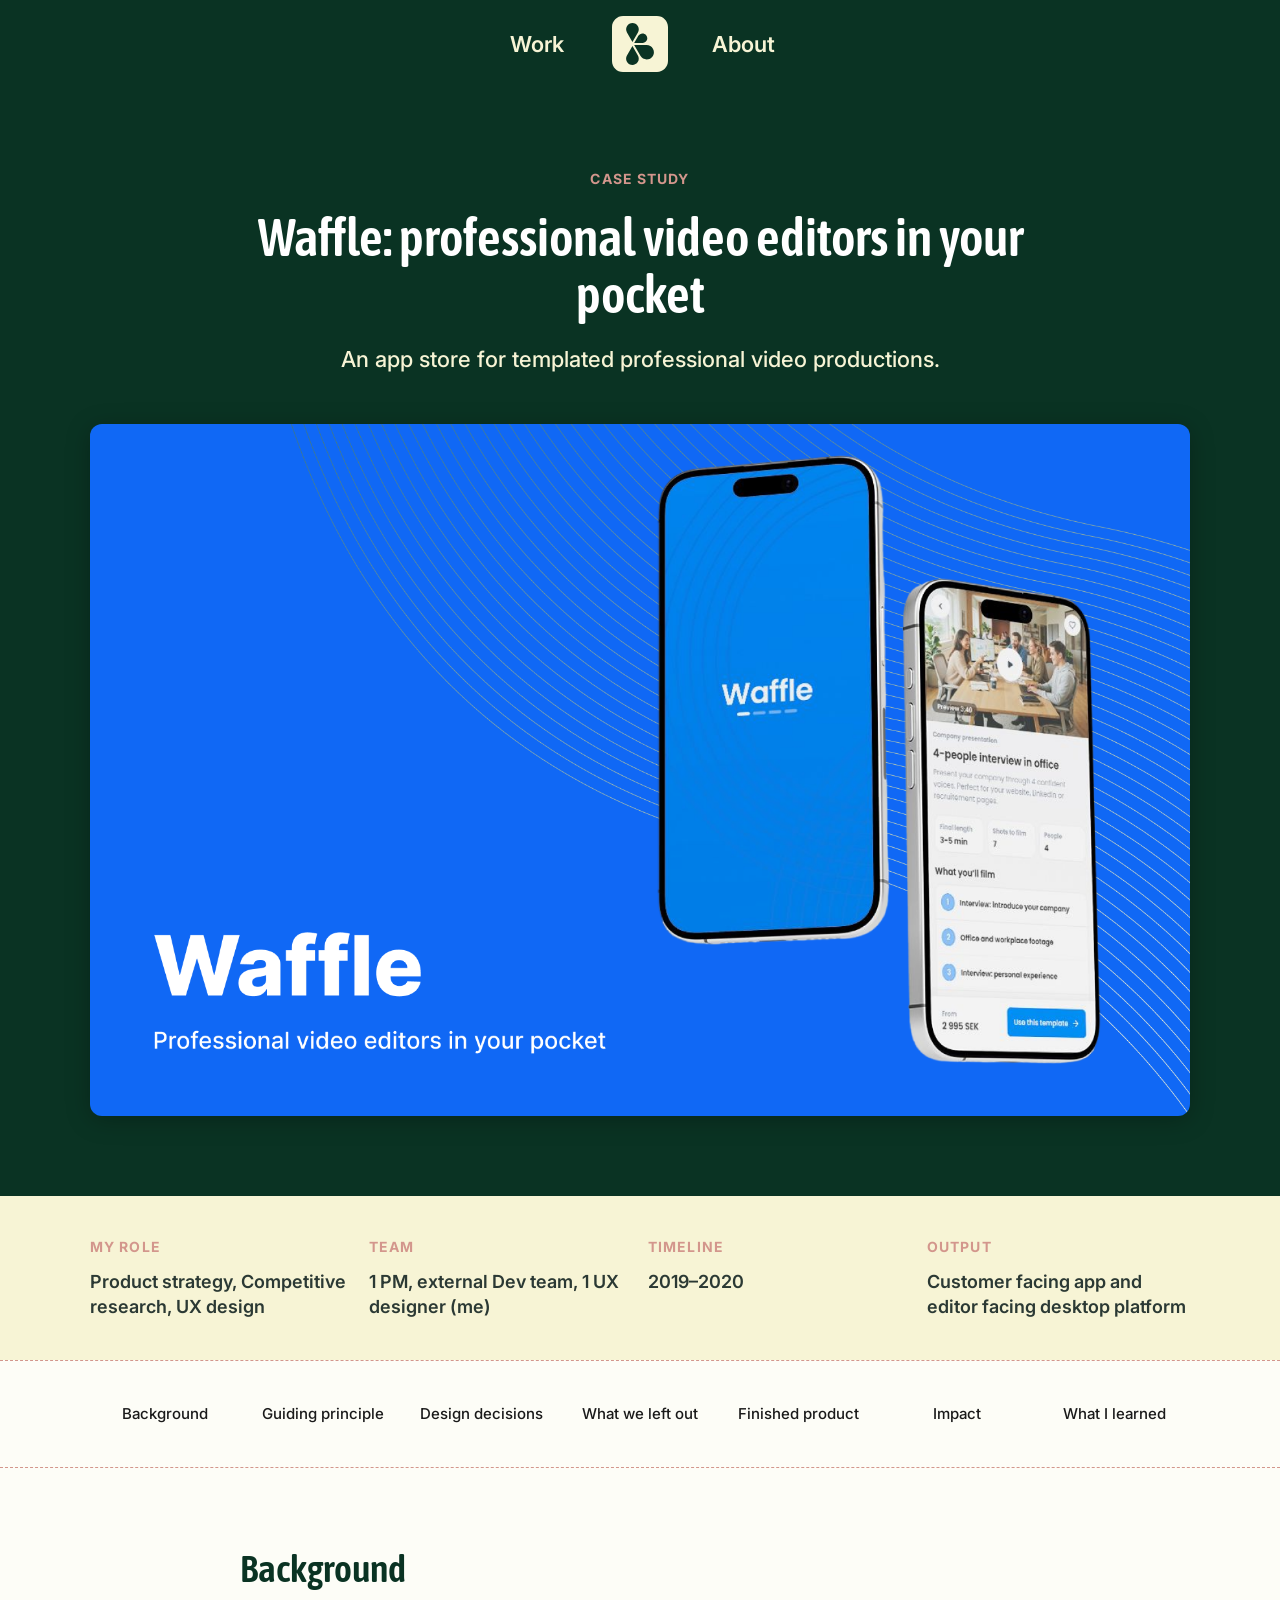
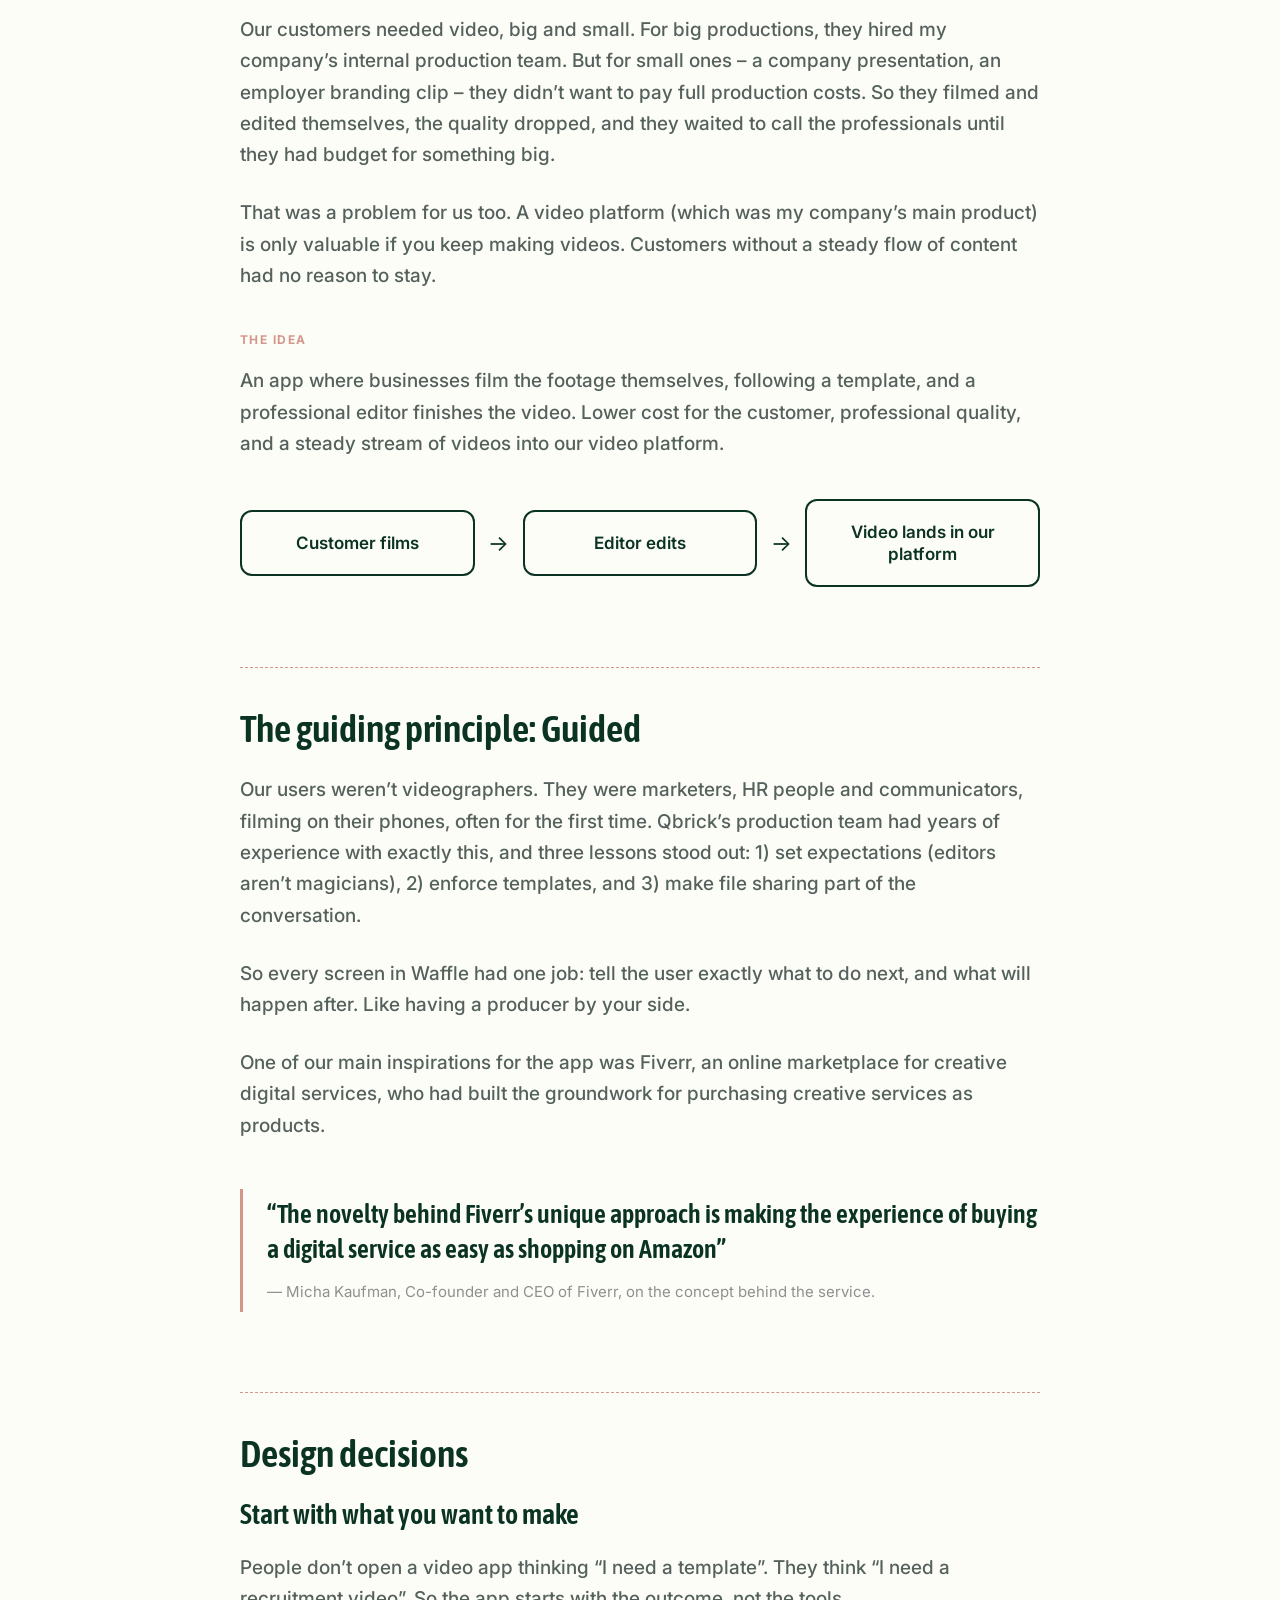
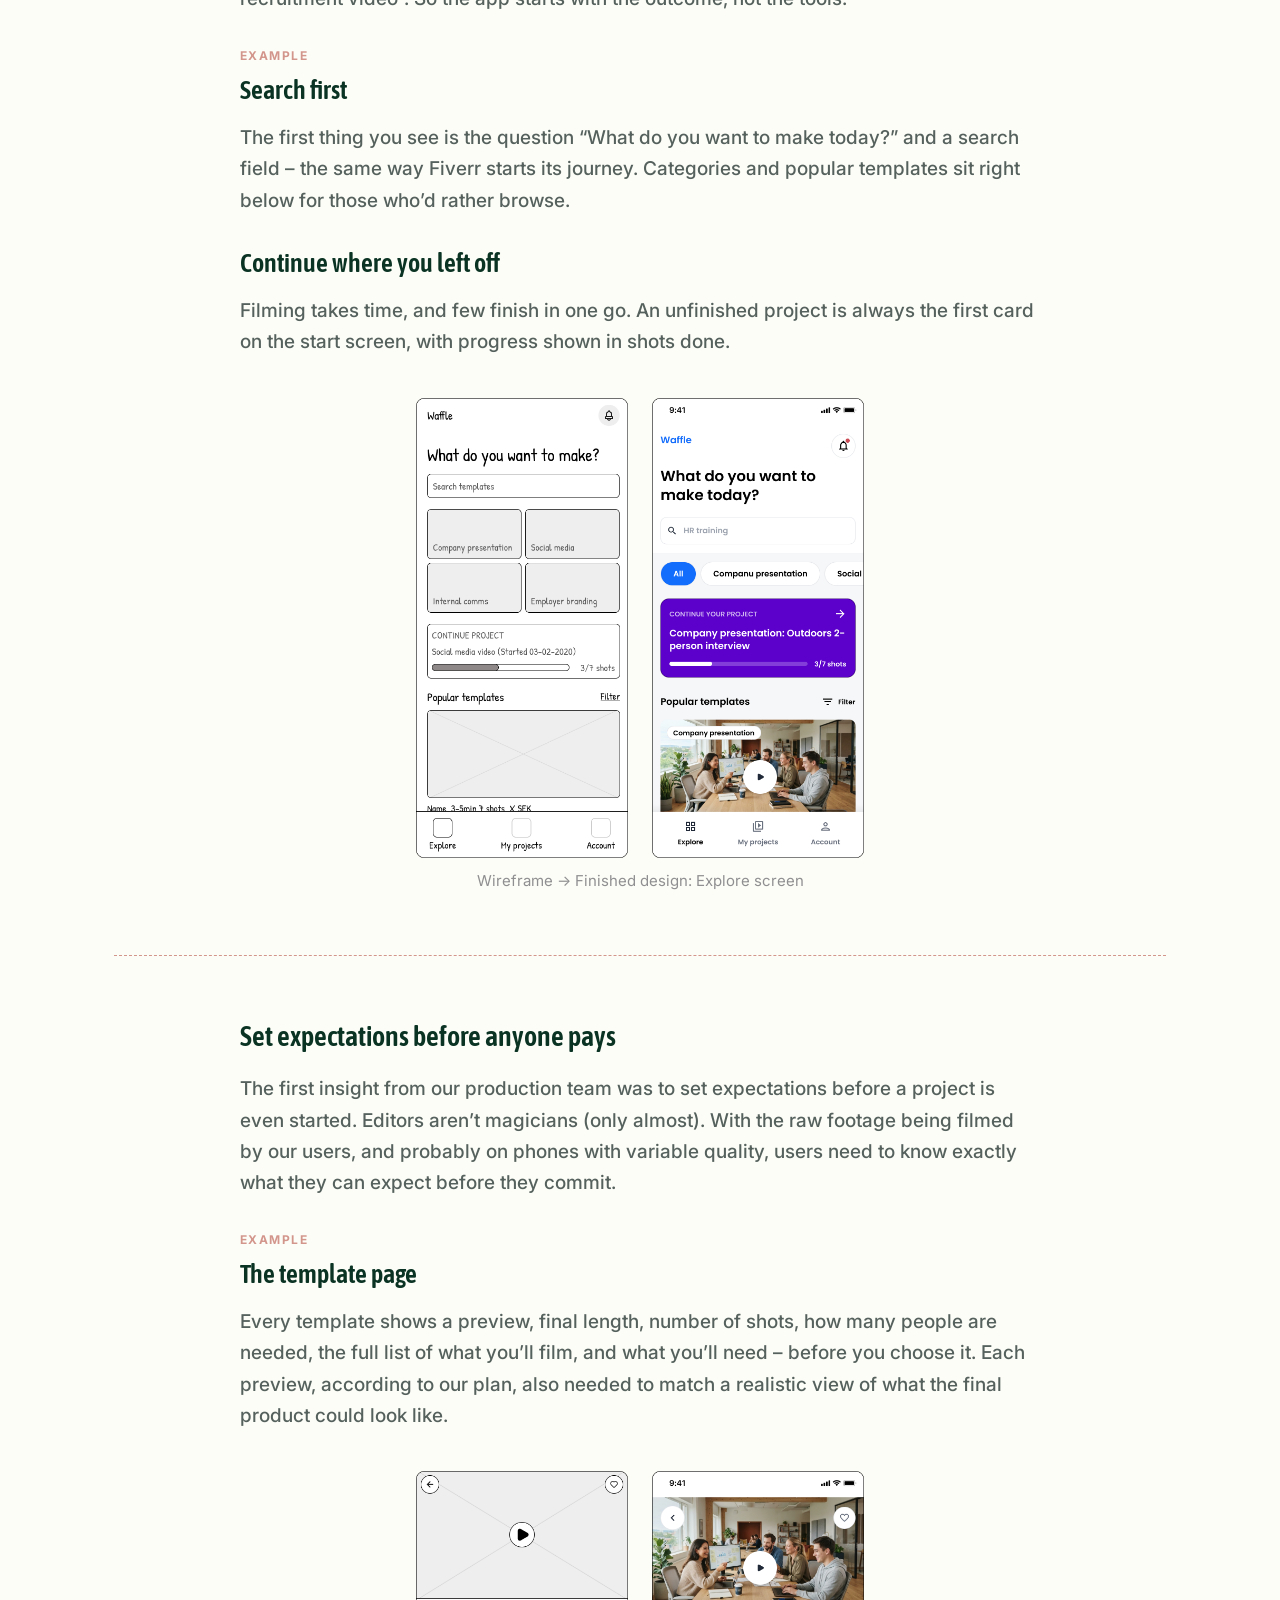
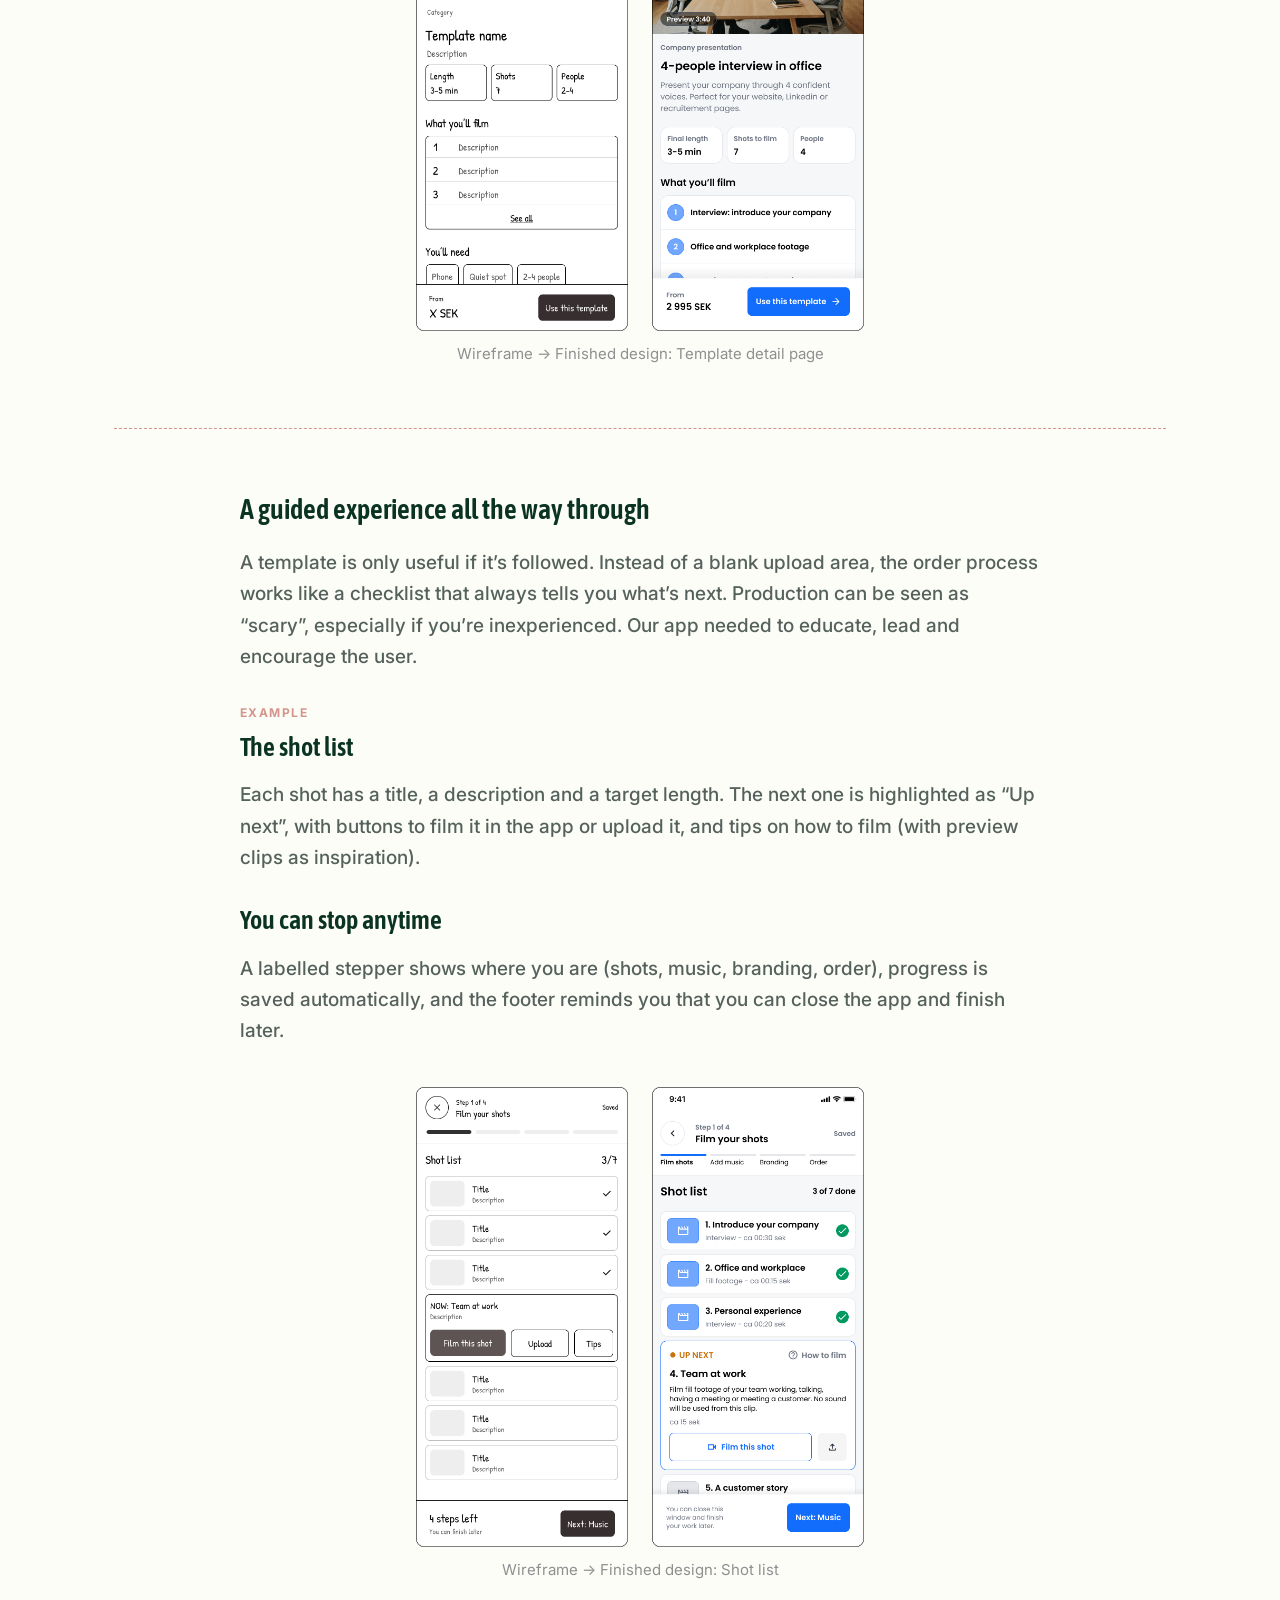
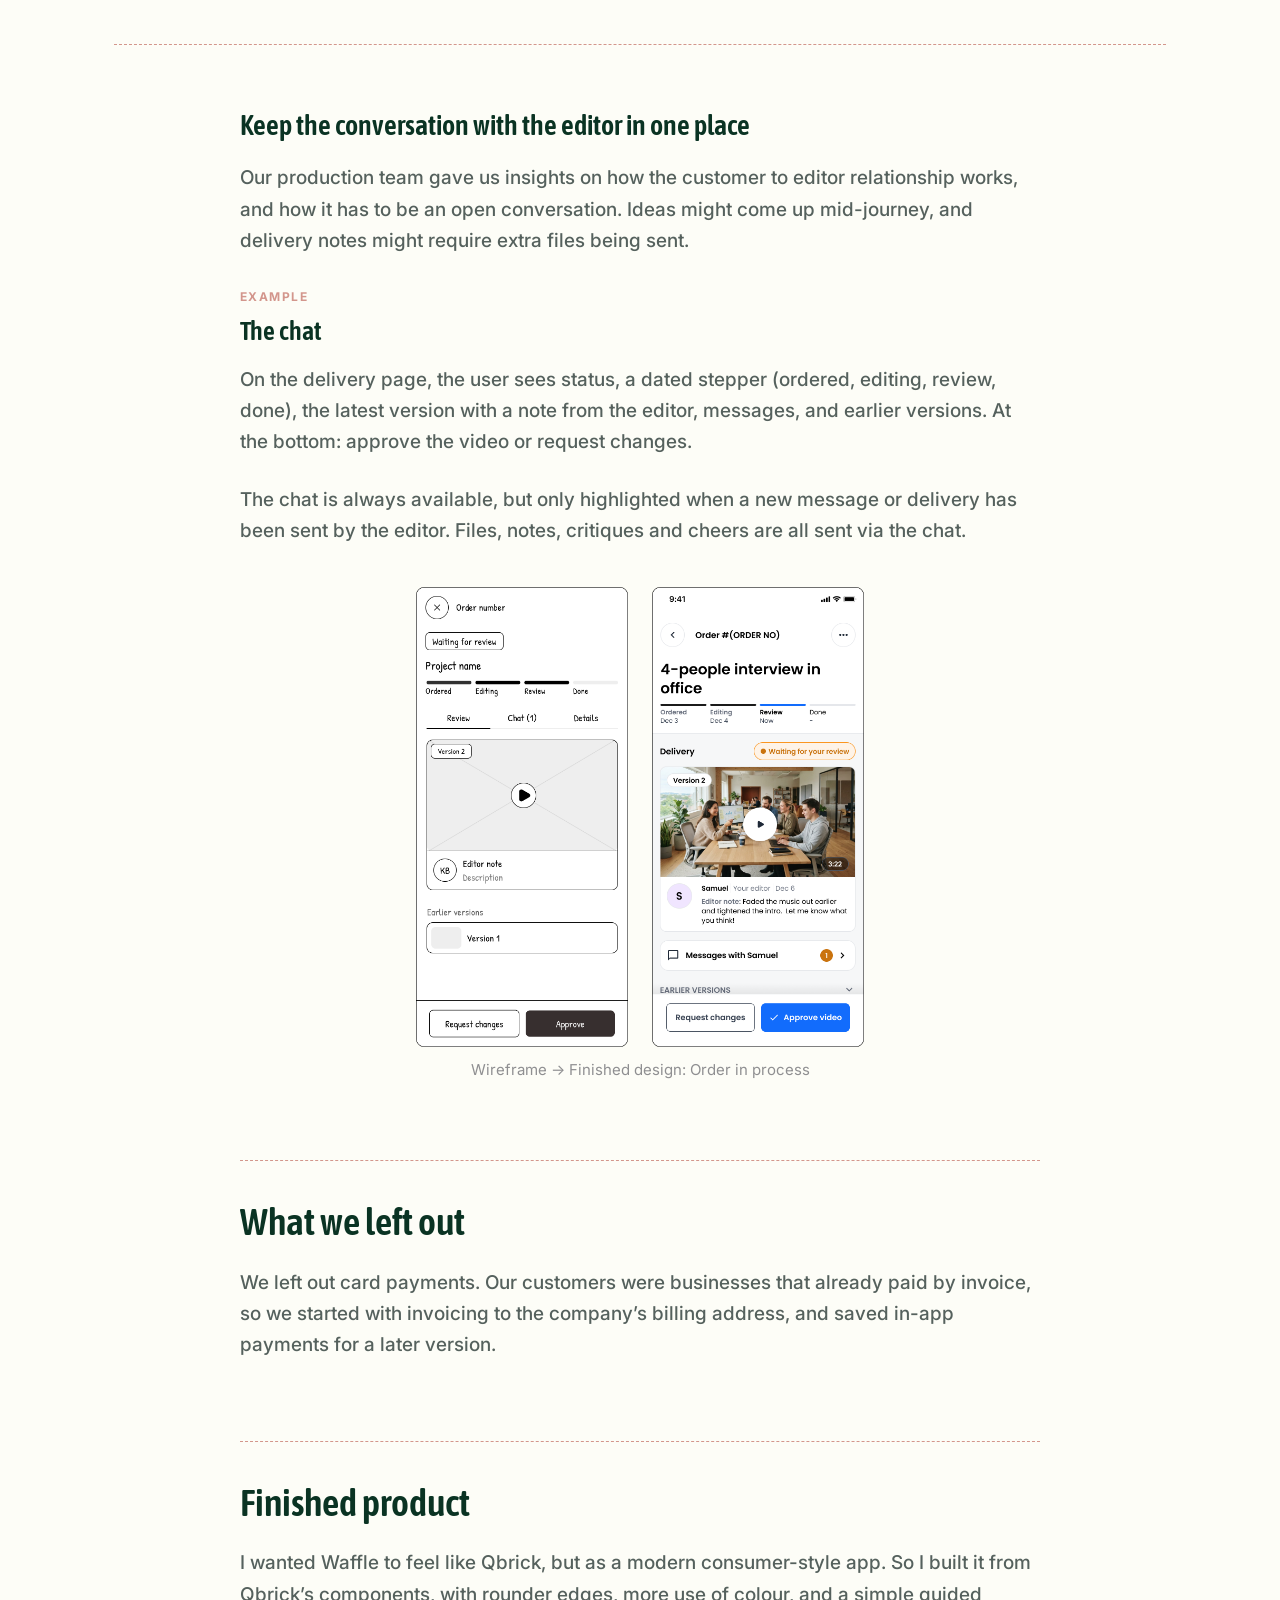
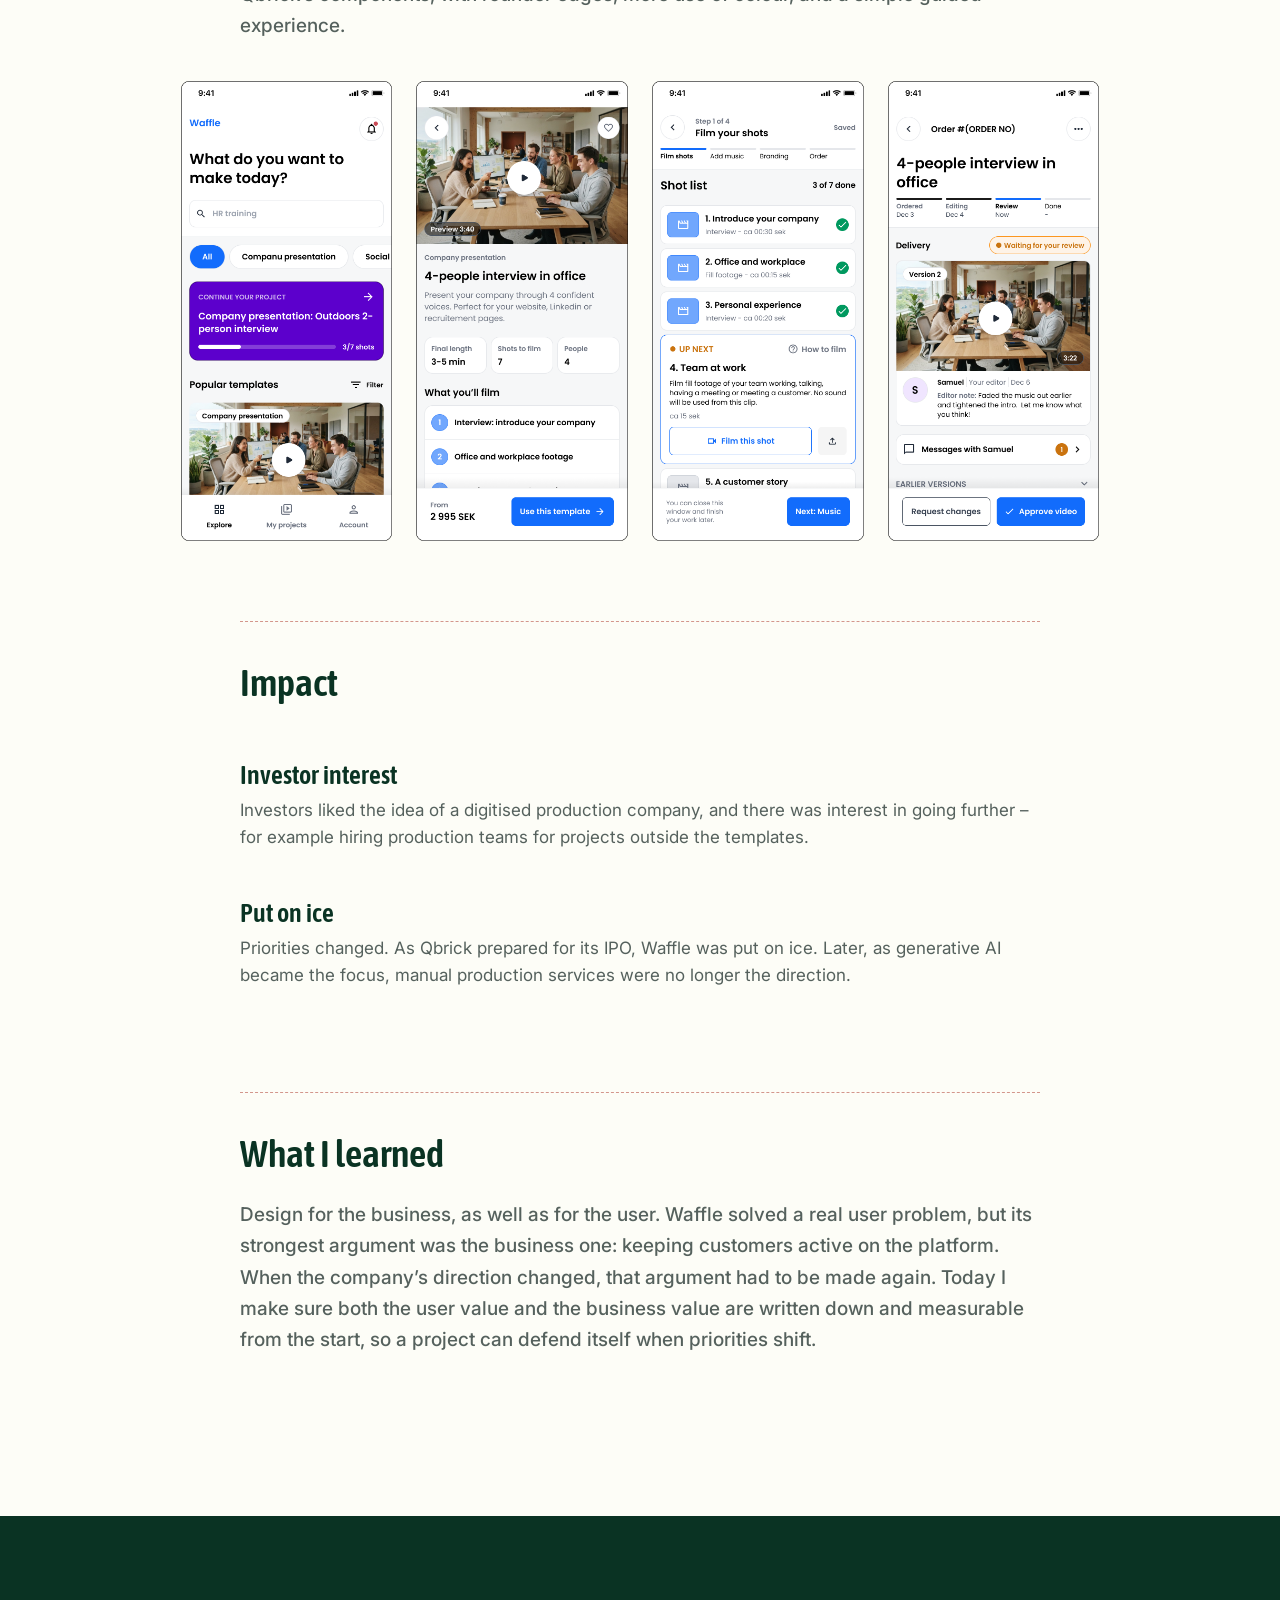
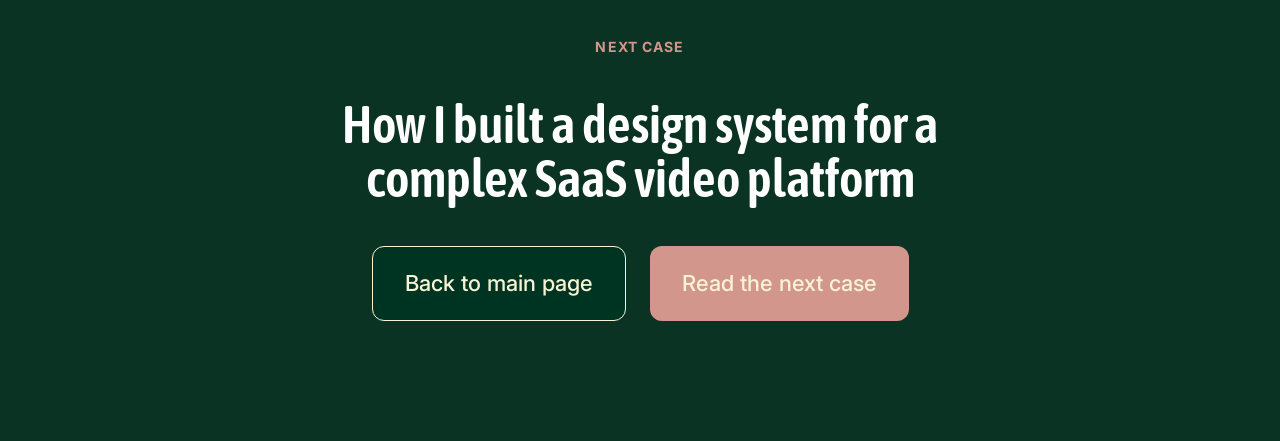
<file: work/waffle.html>
<!DOCTYPE html>
<html lang="en">
<head>
  <meta charset="UTF-8">
  <meta name="viewport" content="width=device-width, initial-scale=1.0">
  <title>Waffle — Kaisa</title>
  <link rel="preconnect" href="https://fonts.googleapis.com">
  <link rel="preconnect" href="https://fonts.gstatic.com" crossorigin>
  <link href="https://fonts.googleapis.com/css2?family=Asap+Condensed:wght@600&family=Inter:ital,wght@0,400;0,500;0,600;0,700&display=swap" rel="stylesheet">
  <meta name="description" content="How I designed Waffle — an app store for templated professional video productions that guided non-experts through the entire filming and ordering process.">
  <meta property="og:title" content="Waffle: professional video editors in your pocket — Kaisa Berg">
  <meta property="og:description" content="How I designed Waffle — an app store for templated professional video productions that guided non-experts through the entire filming and ordering process.">
  <meta property="og:image" content="https://kaisaberg.github.io/og-image.png">
  <meta property="og:url" content="https://kaisaberg.github.io/work/waffle.html">
  <meta property="og:type" content="website">
  <meta name="twitter:card" content="summary_large_image">
  <link rel="apple-touch-icon" href="../apple-touch-icon.png">
  <link rel="icon" type="image/png" href="../k_favicon.png">
  <link rel="stylesheet" href="../style.css?v=16">
</head>
<body>

  <!-- NAV -->
  <nav class="case-nav">
    <a class="nav-link" href="../index.html#work">Work</a>
    <a class="nav-logo-wrap" href="../index.html" aria-label="Home">
      <img src="../Images/index images/Logo.svg" alt="K logo">
    </a>
    <a class="nav-link" href="../index.html#about">About</a>
  </nav>

  <!-- HERO -->
  <section class="case-hero">
    <div class="case-hero-stack-wrap">
      <div style="text-align: center; display: flex; flex-direction: column; align-items: center; gap: 20px; max-width: 800px;">
        <p class="case-label">Case Study</p>
        <h1 class="case-title">Waffle: professional video editors in your pocket</h1>
        <p class="case-subtitle">An app store for templated professional video productions.</p>
      </div>
      <img class="case-img-full" src="../Images/Waffle images/Waffle thumb.png" alt="Waffle app">
    </div>
  </section>

  <!-- METADATA BAR -->
  <div class="meta-bar">
    <div class="meta-bar-inner">
      <div class="meta-block">
        <p class="meta-label">My Role</p>
        <p class="meta-value">Product strategy, Competitive research, UX design</p>
      </div>
      <div class="meta-block">
        <p class="meta-label">Team</p>
        <p class="meta-value">1 PM, external Dev team, 1 UX designer (me)</p>
      </div>
      <div class="meta-block">
        <p class="meta-label">Timeline</p>
        <p class="meta-value">2019&#8211;2020</p>
      </div>
      <div class="meta-block">
        <p class="meta-label">Output</p>
        <p class="meta-value">Customer facing app and editor facing desktop platform</p>
      </div>
    </div>
  </div>

  <!-- TAB NAV -->
  <nav class="tab-nav">
    <div class="tab-group">
      <a href="#background">Background</a>
      <a href="#guiding-principle">Guiding principle</a>
      <a href="#design-decisions">Design decisions</a>
      <a href="#what-we-left-out">What we left out</a>
      <a href="#finished-product">Finished product</a>
      <a href="#impact">Impact</a>
      <a href="#what-i-learned">What I learned</a>
    </div>
  </nav>

  <!-- MAIN CONTENT -->
  <main class="case-main">

    <!-- BACKGROUND -->
    <section id="background" class="case-section-wide">
      <div class="case-text">
        <h2 class="case-h2">Background</h2>
        <div class="case-body">
          <p>Our customers needed video, big and small. For big productions, they hired my company&#8217;s internal production team. But for small ones &#8211; a company presentation, an employer branding clip &#8211; they didn&#8217;t want to pay full production costs. So they filmed and edited themselves, the quality dropped, and they waited to call the professionals until they had budget for something big.</p>
          <p>That was a problem for us too. A video platform (which was my company&#8217;s main product) is only valuable if you keep making videos. Customers without a steady flow of content had no reason to stay.</p>
        </div>
        <p class="case-descriptor" style="margin-top: 40px;">The idea</p>
        <div class="case-body">
          <p>An app where businesses film the footage themselves, following a template, and a professional editor finishes the video. Lower cost for the customer, professional quality, and a steady stream of videos into our video platform.</p>
        </div>
        <div class="flow-diagram">
          <div class="flow-box">Customer films</div>
          <div class="flow-arrow">&#8594;</div>
          <div class="flow-box">Editor edits</div>
          <div class="flow-arrow">&#8594;</div>
          <div class="flow-box">Video lands in our platform</div>
        </div>
      </div>
    </section>

    <!-- GUIDING PRINCIPLE -->
    <section id="guiding-principle" class="case-section-wide">
      <div class="case-text">
        <hr class="section-divider">
        <h2 class="case-h2">The guiding principle: Guided</h2>
        <div class="case-body">
          <p>Our users weren&#8217;t videographers. They were marketers, HR people and communicators, filming on their phones, often for the first time. Qbrick&#8217;s production team had years of experience with exactly this, and three lessons stood out: 1) set expectations (editors aren&#8217;t magicians), 2) enforce templates, and 3) make file sharing part of the conversation.</p>
          <p>So every screen in Waffle had one job: tell the user exactly what to do next, and what will happen after. Like having a producer by your side.</p>
          <p>One of our main inspirations for the app was Fiverr, an online marketplace for creative digital services, who had built the groundwork for purchasing creative services as products.</p>
        </div>

        <blockquote class="pull-quote">
          <p class="pull-quote-text">&#8220;The novelty behind Fiverr&#8217;s unique approach is making the experience of buying a digital service as easy as shopping on Amazon&#8221;</p>
          <p class="pull-quote-attr">&#8212; Micha Kaufman, Co-founder and CEO of Fiverr, on the concept behind the service.</p>
        </blockquote>
      </div>
    </section>

    <!-- DESIGN DECISIONS -->
    <section id="design-decisions" class="case-section-wide">
      <div class="case-text">
        <hr class="section-divider">
        <h2 class="case-h2">Design decisions</h2>
      </div>

      <!-- Decision 1 -->
      <div class="decision-open">
        <div class="case-text">
          <h3 class="case-h3">Start with what you want to make</h3>
          <div class="case-body">
            <p>People don&#8217;t open a video app thinking &#8220;I need a template&#8221;. They think &#8220;I need a recruitment video&#8221;. So the app starts with the outcome, not the tools.</p>
          </div>
          <p class="example-label">Example</p>
          <p class="decision-solution-title">Search first</p>
          <div class="case-body">
            <p>The first thing you see is the question &#8220;What do you want to make today?&#8221; and a search field &#8211; the same way Fiverr starts its journey. Categories and popular templates sit right below for those who&#8217;d rather browse.</p>
          </div>
          <p class="decision-solution-title" style="margin-top: 32px;">Continue where you left off</p>
          <div class="case-body">
            <p>Filming takes time, and few finish in one go. An unfinished project is always the first card on the start screen, with progress shown in shots done.</p>
          </div>
        </div>
        <div class="phone-pair">
          <img src="../Images/Waffle images/WF - Explore.png" alt="Wireframe: Explore screen">
          <img src="../Images/Waffle images/Waffle 1A - Explore.png" alt="Finished design: Explore screen">
        </div>
        <p class="case-img-caption">Wireframe → Finished design: Explore screen</p>
      </div>

      <!-- Decision 2 -->
      <div class="decision-open">
        <div class="case-text">
          <h3 class="case-h3">Set expectations before anyone pays</h3>
          <div class="case-body">
            <p>The first insight from our production team was to set expectations before a project is even started. Editors aren&#8217;t magicians (only almost). With the raw footage being filmed by our users, and probably on phones with variable quality, users need to know exactly what they can expect before they commit.</p>
          </div>
          <p class="example-label">Example</p>
          <p class="decision-solution-title">The template page</p>
          <div class="case-body">
            <p>Every template shows a preview, final length, number of shots, how many people are needed, the full list of what you&#8217;ll film, and what you&#8217;ll need &#8211; before you choose it. Each preview, according to our plan, also needed to match a realistic view of what the final product could look like.</p>
          </div>
        </div>
        <div class="phone-pair">
          <img src="../Images/Waffle images/WF - Template detail.png" alt="Wireframe: Template detail page">
          <img src="../Images/Waffle images/Waffle 2A - Product page.png" alt="Finished design: Template detail page">
        </div>
        <p class="case-img-caption">Wireframe → Finished design: Template detail page</p>
      </div>

      <!-- Decision 3 -->
      <div class="decision-open">
        <div class="case-text">
          <h3 class="case-h3">A guided experience all the way through</h3>
          <div class="case-body">
            <p>A template is only useful if it&#8217;s followed. Instead of a blank upload area, the order process works like a checklist that always tells you what&#8217;s next. Production can be seen as &#8220;scary&#8221;, especially if you&#8217;re inexperienced. Our app needed to educate, lead and encourage the user.</p>
          </div>
          <p class="example-label">Example</p>
          <p class="decision-solution-title">The shot list</p>
          <div class="case-body">
            <p>Each shot has a title, a description and a target length. The next one is highlighted as &#8220;Up next&#8221;, with buttons to film it in the app or upload it, and tips on how to film (with preview clips as inspiration).</p>
          </div>
          <p class="decision-solution-title" style="margin-top: 32px;">You can stop anytime</p>
          <div class="case-body">
            <p>A labelled stepper shows where you are (shots, music, branding, order), progress is saved automatically, and the footer reminds you that you can close the app and finish later.</p>
          </div>
        </div>
        <div class="phone-pair">
          <img src="../Images/Waffle images/WF - Shot list.png" alt="Wireframe: Shot list">
          <img src="../Images/Waffle images/Waffle 3A - Order process - 2.png" alt="Finished design: Shot list">
        </div>
        <p class="case-img-caption">Wireframe → Finished design: Shot list</p>
      </div>

      <!-- Decision 4 -->
      <div class="decision-open">
        <div class="case-text">
          <h3 class="case-h3">Keep the conversation with the editor in one place</h3>
          <div class="case-body">
            <p>Our production team gave us insights on how the customer to editor relationship works, and how it has to be an open conversation. Ideas might come up mid-journey, and delivery notes might require extra files being sent.</p>
          </div>
          <p class="example-label">Example</p>
          <p class="decision-solution-title">The chat</p>
          <div class="case-body">
            <p>On the delivery page, the user sees status, a dated stepper (ordered, editing, review, done), the latest version with a note from the editor, messages, and earlier versions. At the bottom: approve the video or request changes.</p>
            <p>The chat is always available, but only highlighted when a new message or delivery has been sent by the editor. Files, notes, critiques and cheers are all sent via the chat.</p>
          </div>
        </div>
        <div class="phone-pair">
          <img src="../Images/Waffle images/WF - Order in process.png" alt="Wireframe: Order in process">
          <img src="../Images/Waffle images/Waffle 4A - Order in process - Review version.png" alt="Finished design: Order in process">
        </div>
        <p class="case-img-caption">Wireframe → Finished design: Order in process</p>
      </div>
    </section>

    <!-- WHAT WE LEFT OUT -->
    <section id="what-we-left-out" class="case-section-wide">
      <div class="case-text">
        <hr class="section-divider">
        <h2 class="case-h2">What we left out</h2>
        <div class="case-body">
          <p>We left out card payments. Our customers were businesses that already paid by invoice, so we started with invoicing to the company&#8217;s billing address, and saved in-app payments for a later version.</p>
        </div>
      </div>
    </section>

    <!-- FINISHED PRODUCT -->
    <section id="finished-product" class="case-section-wide">
      <div class="case-text">
        <hr class="section-divider">
        <h2 class="case-h2">Finished product</h2>
        <div class="case-body">
          <p>I wanted Waffle to feel like Qbrick, but as a modern consumer-style app. So I built it from Qbrick&#8217;s components, with rounder edges, more use of colour, and a simple guided experience.</p>
        </div>
      </div>
      <div class="phone-pair">
        <img src="../Images/Waffle images/Waffle 1A - Explore.png" alt="Explore screen">
        <img src="../Images/Waffle images/Waffle 2A - Product page.png" alt="Template detail page">
        <img src="../Images/Waffle images/Waffle 3A - Order process - 2.png" alt="Shot list">
        <img src="../Images/Waffle images/Waffle 4A - Order in process - Review version.png" alt="Order in process">
      </div>
    </section>

    <!-- IMPACT -->
    <section id="impact" class="case-section-wide">
      <div class="case-text">
        <hr class="section-divider">
        <h2 class="case-h2">Impact</h2>
        <div class="impact-blocks">
          <div class="impact-block">
            <p class="impact-lead">Investor interest</p>
            <p class="impact-text">Investors liked the idea of a digitised production company, and there was interest in going further &#8211; for example hiring production teams for projects outside the templates.</p>
          </div>
          <div class="impact-block">
            <p class="impact-lead">Put on ice</p>
            <p class="impact-text">Priorities changed. As Qbrick prepared for its IPO, Waffle was put on ice. Later, as generative AI became the focus, manual production services were no longer the direction.</p>
          </div>
        </div>
      </div>
    </section>

    <!-- WHAT I LEARNED -->
    <section id="what-i-learned" class="case-section-wide" style="padding-bottom: 80px;">
      <div class="case-text">
        <hr class="section-divider">
        <h2 class="case-h2">What I learned</h2>
        <div class="case-body">
          <p>Design for the business, as well as for the user. Waffle solved a real user problem, but its strongest argument was the business one: keeping customers active on the platform. When the company&#8217;s direction changed, that argument had to be made again. Today I make sure both the user value and the business value are written down and measurable from the start, so a project can defend itself when priorities shift.</p>
        </div>
      </div>
    </section>

  </main>

  <!-- CASE FOOTER -->
  <footer class="case-footer">
    <div class="case-footer-inner">
      <p class="case-footer-label">Next Case</p>
      <h2 class="case-footer-title">How I built a design system for a complex SaaS video platform</h2>
      <div class="case-footer-buttons">
        <a class="btn btn-outline" href="../index.html">Back to main page</a>
        <a class="btn" href="qbrick-design-system.html">Read the next case</a>
      </div>
    </div>
  </footer>

</body>
</html>
</file>
<file: style.css>
/* ============================================================
   BASE
   ============================================================ */

*, *::before, *::after {
  box-sizing: border-box;
  margin: 0;
  padding: 0;
}

:root {
  --bg:            #fdfdf7;
  --dark-green:    #0a3323;
  --heading:       #2b3934;
  --body:          #55615d;
  --caption:       #8F8F91;
  --cream:         #f7f4d5;
  --salmon:        #d3968c;
  --tag-bg:        rgba(131, 153, 88, 0.2);
  --tag-border:    #839958;
  --tag-text:      #c6e28f;
  --white:         #ffffff;
  --content-width: 800px;
}

html {
  scroll-behavior: smooth;
}

body {
  background-color: var(--bg);
  font-family: 'Inter', sans-serif;
  color: var(--body);
  font-size: 16px;
  line-height: 1.5;
}

img {
  display: block;
  max-width: 100%;
}

a {
  text-decoration: none;
  color: inherit;
}

/* ============================================================
   NAVIGATION
   ============================================================ */

.main-nav {
  position: absolute;
  top: 0;
  left: 0;
  right: 0;
  z-index: 20;
  display: flex;
  align-items: center;
  justify-content: center;
  padding: 16px 24px;
}

.nav-link {
  width: 150px;
  display: flex;
  align-items: center;
  justify-content: center;
  padding: 10px;
  color: var(--cream);
  font-family: 'Inter', sans-serif;
  font-weight: 600;
  font-size: 22px;
  text-align: center;
  transition: opacity 0.2s;
}

.nav-link:hover {
  opacity: 0.75;
}

.nav-logo-wrap {
  display: flex;
  align-items: center;
  justify-content: center;
  width: 56px;
  height: 56px;
  transform: scaleY(-1);
}

.nav-logo-wrap img {
  width: 56px;
  height: 56px;
}

/* ============================================================
   HERO
   ============================================================ */

/* Hero outer: positions hands above both hero + tags */
.hero-outer {
  position: relative;
  overflow-x: clip;   /* clips left-hand horizontal overflow without coercing overflow-y to auto */
}

.hero {
  background-color: var(--dark-green);
  min-height: 48.33vw;  /* 696/1440 — scales with viewport so hand positions stay in sync */
  position: relative;
  display: flex;
  flex-direction: column;
  align-items: center;
  justify-content: center;
}

@keyframes hand-left-in {
  from { opacity: 0; transform: translateX(-60px); }
  to   { opacity: 1; transform: translateX(0); }
}

@keyframes hand-right-in {
  from { opacity: 0; transform: translateX(60px); }
  to   { opacity: 1; transform: translateX(0); }
}

.hand-left-wrap {
  position: absolute;
  left: 0;
  top: 6.53vw;    /* 94/1440 */
  width: 32.4%;   /* 466/1440 */
  pointer-events: none;
  user-select: none;
  z-index: 5;
  opacity: 0;
}

.hands-ready .hand-left-wrap {
  animation: hand-left-in 0.9s cubic-bezier(0.22, 1, 0.36, 1) both;
}

.hand-left-wrap img {
  display: block;
  width: 100%;
  height: auto;
}

.hand-right-wrap {
  position: absolute;
  right: 0;
  top: 43.96vw;   /* 633/1440 — Figma's 721px minus 88px nav that our layout absorbs into hero */
  width: 48.8%;   /* 703/1440 */
  pointer-events: none;
  user-select: none;
  z-index: 5;
  opacity: 0;
}

.hands-ready .hand-right-wrap {
  animation: hand-right-in 0.9s cubic-bezier(0.22, 1, 0.36, 1) 0.15s both;
}

.hand-right-wrap img {
  display: block;
  width: 100%;
  height: auto;
}

.hero-content {
  position: relative;
  z-index: 5;
  text-align: center;
  max-width: 640px;
  padding: 120px 24px 80px;
}

.talk-bubble {
  position: absolute;
  top: 200px;
  right: calc(50% - 520px);
  width: 160px;
  pointer-events: none;
  user-select: none;
  z-index: 6;
}

.hero-content h1 {
  font-family: 'Asap Condensed', sans-serif;
  font-weight: 600;
  font-size: 80px;
  color: var(--white);
  line-height: 1;
  margin-bottom: 24px;
}

.hero-content p {
  font-family: 'Inter', sans-serif;
  font-weight: 500;
  font-size: 22px;
  color: var(--cream);
  max-width: 580px;
  margin: 0 auto;
  line-height: 1.5;
}

/* ============================================================
   TAGS BAR
   ============================================================ */

.tags-bar {
  background-color: var(--dark-green);
  display: flex;
  align-items: center;
  gap: 20px;
  padding: 24px;
  flex-wrap: wrap;
}

.tag {
  display: flex;
  align-items: center;
  gap: 4px;
  font-family: 'Inter', sans-serif;
  font-weight: 600;
  font-size: 15px;
  color: var(--tag-text);
  white-space: nowrap;
  user-select: none;
  -webkit-user-select: none;
  pointer-events: none;
}

.tag::before {
  content: '#';
  font-size: 15px;
  color: var(--tag-text);
  opacity: 0.8;
}

/* ============================================================
   SHARED SECTION LAYOUT
   ============================================================ */

.section {
  padding: 80px 24px;
}

.section-inner {
  max-width: var(--content-width);
  margin: 0 auto;
}

.section-header {
  margin-bottom: 48px;
}

.section-header h2 {
  font-family: 'Asap Condensed', sans-serif;
  font-weight: 600;
  font-size: 40px;
  color: var(--heading);
  line-height: 1.1;
}

.section-header p {
  font-family: 'Inter', sans-serif;
  font-weight: 500;
  font-size: 22px;
  color: var(--body);
  margin-top: 12px;
  max-width: 600px;
}

/* ============================================================
   WORK SECTION
   ============================================================ */

.work-section {
  padding: 160px 24px 80px;
  text-align: center;
}

.work-section .section-header {
  margin-bottom: 48px;
}

.work-section .section-header h2 {
  text-align: center;
}

.work-grid {
  display: flex;
  flex-direction: column;
  gap: 48px;
}

.project-card {
  display: block;
  border-radius: 20px;
  overflow: hidden;
  background: var(--white);
  transition: transform 0.2s, box-shadow 0.2s;
}

.project-card:hover {
  transform: translateY(-4px);
  box-shadow: 0 12px 40px rgba(10, 51, 35, 0.12);
}

.project-thumb {
  width: 100%;
  height: 480px;
  background-color: #d9d9d9;
  overflow: hidden;
}

.project-thumb img {
  width: 100%;
  height: 100%;
  object-fit: cover;
}

.project-info {
  padding: 12px;
  text-align: left;
  display: flex;
  flex-direction: column;
  gap: 10px;
}

.project-meta {
  display: flex;
  flex-direction: column;
  gap: 6px;
}

.project-date {
  font-family: 'Inter', sans-serif;
  font-weight: 500;
  font-size: 12px;
  color: var(--heading);
}

.project-title {
  font-family: 'Inter', sans-serif;
  font-weight: 600;
  font-size: 26px;
  color: var(--heading);
  line-height: 1.2;
}

.project-tags {
  font-family: 'Inter', sans-serif;
  font-weight: 600;
  font-size: 15px;
  color: var(--tag-border);
}

/* ============================================================
   SKILLS SECTION
   ============================================================ */

.skills-section {
  background-color: var(--bg);
}

.skills-grid {
  display: grid;
  grid-template-columns: repeat(3, 1fr);
  gap: 0 32px;
  margin-top: 40px;
}

.skills-col {
  display: flex;
  flex-direction: column;
  gap: 0;
}

.skill-item {
  display: flex;
  align-items: center;
  gap: 10px;
  padding: 14px 0;
  border-bottom: 1px dashed var(--salmon);
}

.skill-dot {
  width: 13px;
  height: 13px;
  background-color: var(--salmon);
  border-radius: 4px;
  flex-shrink: 0;
}

.skill-item span {
  font-family: 'Inter', sans-serif;
  font-weight: 600;
  font-size: 17px;
  color: var(--body);
  white-space: nowrap;
}

/* ============================================================
   ABOUT SECTION
   ============================================================ */

.about-section .section-header {
  margin-bottom: 40px;
}

.about-row {
  display: flex;
  align-items: flex-end;
  gap: 48px;
  margin-bottom: 0;
}

.about-row + .about-row {
  margin-top: 60px;
}

.about-row.reverse {
  flex-direction: row-reverse;
}

.personal-image {
  width: 340px;
  height: 373px;
  border-radius: 24px;
  flex-shrink: 0;
  background-color: #d9d9d9;
  overflow: hidden;
}

.personal-image img {
  width: 100%;
  height: 100%;
  object-fit: cover;
}

.about-text {
  flex: 1;
  font-family: 'Inter', sans-serif;
  font-weight: 500;
  font-size: 20px;
  color: var(--heading);
  line-height: 1.55;
}

.about-divider {
  border: none;
  border-top: 1px dashed var(--salmon);
  margin: 60px 0;
  opacity: 0.6;
}

.tech-section {
  display: flex;
  flex-direction: column;
  gap: 48px;
}

.tech-body {
  font-family: 'Inter', sans-serif;
  font-weight: 500;
  font-size: 20px;
  color: var(--heading);
  line-height: 1.55;
}

.tech-heading {
  font-family: 'Asap Condensed', sans-serif;
  font-weight: 600;
  font-size: 40px;
  color: var(--heading);
  line-height: 1.1;
}

.software-grid {
  display: flex;
  flex-wrap: wrap;
  gap: 8px;
  justify-content: space-between;
}

.software-item {
  display: inline-flex;
  align-items: center;
  justify-content: center;
  width: 72px;
  height: 72px;
  padding: 8px;
  border-radius: 8px;
  cursor: default;
  transition: background-color 0.2s ease, transform 0.2s ease;
}

.software-item:hover {
  background-color: var(--bg);
  transform: scale(1.18) rotate(-5deg);
}

.software-item img {
  width: 56px;
  height: 56px;
  object-fit: contain;
  display: block;
}

/* ============================================================
   CONTACT FOOTER
   ============================================================ */

.contact-footer {
  background-color: var(--dark-green);
  color: var(--cream);
  text-align: center;
  padding: 100px 24px 0;
  position: relative;
}

.footer-logo {
  display: flex;
  align-items: center;
  justify-content: center;
  margin-bottom: 48px;
}

.footer-logo img {
  width: 56px;
  height: 56px;
  transform: scaleY(-1);
}

.contact-footer h2 {
  font-family: 'Asap Condensed', sans-serif;
  font-weight: 600;
  font-size: 64px;
  color: var(--white);
  line-height: 1.05;
  max-width: 520px;
  margin: 0 auto 32px;
}

.contact-footer .subtitle {
  font-family: 'Inter', sans-serif;
  font-weight: 500;
  font-size: 22px;
  color: var(--cream);
  margin-bottom: 40px;
}

.contact-buttons {
  display: flex;
  align-items: center;
  justify-content: center;
  gap: 24px;
  margin-bottom: 80px;
  flex-wrap: wrap;
}

.btn {
  display: inline-flex;
  align-items: center;
  justify-content: center;
  background-color: var(--salmon);
  color: var(--cream);
  font-family: 'Inter', sans-serif;
  font-weight: 500;
  font-size: 22px;
  padding: 20px 32px;
  border-radius: 12px;
  transition: opacity 0.2s;
  white-space: nowrap;
}

.btn:hover {
  opacity: 0.85;
}

.btn-outline {
  background-color: #003422;
  border: 1px solid var(--cream);
}

.footer-flowers {
  margin-top: 0;
  display: flex;
  align-items: flex-end;
  justify-content: space-between;
  max-width: 820px;
  margin-left: auto;
  margin-right: auto;
}

.footer-flowers img {
  max-width: 100%;
  height: auto;
}

/* ============================================================
   CASE STUDY: NAV
   ============================================================ */

.case-nav {
  background-color: var(--dark-green);
  display: flex;
  align-items: center;
  justify-content: center;
  padding: 16px 24px;
}

.case-nav .nav-link {
  font-size: 22px;
}

/* ============================================================
   CASE STUDY: HERO
   ============================================================ */

.case-hero {
  background-color: var(--dark-green);
  padding: 80px 24px;
}

.case-hero-inner {
  max-width: 1100px;
  margin: 0 auto;
  display: flex;
  flex-direction: column;
  align-items: center;
  gap: 80px;
}

.case-hero-text {
  max-width: 800px;
  text-align: center;
  display: flex;
  flex-direction: column;
  align-items: center;
  gap: 24px;
}

.case-label {
  font-family: 'Inter', sans-serif;
  font-weight: 700;
  font-size: 14px;
  letter-spacing: 0.08em;
  color: var(--salmon);
  text-transform: uppercase;
}

.case-title {
  font-family: 'Asap Condensed', sans-serif;
  font-weight: 600;
  font-size: 52px;
  color: var(--white);
  line-height: 1.1;
}

.case-subtitle {
  font-family: 'Inter', sans-serif;
  font-weight: 500;
  font-size: 22px;
  color: var(--cream);
  max-width: 700px;
  line-height: 1.5;
}

@keyframes hero-img-up {
  from { opacity: 0; transform: translateY(40px); }
  to   { opacity: 1; transform: translateY(0); }
}

.case-hero-img-wrap {
  width: 100%;
  border-radius: 16px;
  overflow: hidden;
  box-shadow: 0 4px 24px rgba(0,0,0,0.25);
  animation: hero-img-up 0.8s cubic-bezier(0.22, 1, 0.36, 1) 0.2s both;
}

.case-hero-img {
  width: 100%;
  height: 640px;
  object-fit: cover;
  display: block;
}

/* Stacked hero variant (new case layout) */
.case-hero-stack-wrap {
  max-width: 1100px;
  margin: 0 auto;
  display: flex;
  flex-direction: column;
  align-items: center;
  gap: 48px;
}

.case-hero-stack-wrap .case-img-full {
  margin-top: 0;
  border-radius: 12px;
  box-shadow: 0 4px 24px rgba(0,0,0,0.25);
}

/* ============================================================
   CASE STUDY: METADATA BAR
   ============================================================ */

.meta-bar {
  background-color: var(--cream);
  padding: 40px 24px;
}

.meta-bar-inner {
  max-width: 1100px;
  margin: 0 auto;
  display: flex;
  gap: 16px;
  flex-wrap: wrap;
}

.meta-block {
  flex: 1;
  min-width: 160px;
  display: flex;
  flex-direction: column;
  gap: 12px;
}

.meta-label {
  font-family: 'Inter', sans-serif;
  font-weight: 700;
  font-size: 14px;
  letter-spacing: 0.08em;
  color: var(--salmon);
  text-transform: uppercase;
}

.meta-value {
  font-family: 'Inter', sans-serif;
  font-weight: 600;
  font-size: 18px;
  color: var(--heading);
  line-height: 1.4;
}

/* ============================================================
   CASE STUDY: TAB NAV
   ============================================================ */

.tab-nav {
  border-top: 1px dashed var(--salmon);
  border-bottom: 1px dashed var(--salmon);
  padding: 40px 24px;
}

.tab-group {
  max-width: 1100px;
  margin: 0 auto;
  display: flex;
  gap: 8px;
  justify-content: center;
  flex-wrap: nowrap;
}

.tab-group a {
  font-family: 'Inter', sans-serif;
  font-weight: 500;
  font-size: 15px;
  color: #1a1a1a;
  text-align: center;
  flex: 1;
  min-width: max-content;
  padding: 2px 4px;
  text-decoration: none;
}
.tab-group a:hover {
  text-decoration: underline;
  text-underline-offset: 3px;
}

/* ============================================================
   CASE STUDY: MAIN CONTENT
   ============================================================ */

.case-main {
  padding-bottom: 0;
}

.case-section {
  max-width: 800px;
  margin: 0 auto;
  padding: 80px 24px 40px;
}

.section-divider {
  border: none;
  border-top: 1px dashed var(--salmon);
  margin-bottom: 40px;
}

.case-h2 {
  font-family: 'Asap Condensed', sans-serif;
  font-weight: 600;
  font-size: 38px;
  color: var(--dark-green);
  line-height: 1.1;
  margin-bottom: 24px;
}

.case-body {
  font-family: 'Inter', sans-serif;
  font-weight: 500;
  font-size: 19px;
  color: var(--body);
  line-height: 1.65;
}

.case-body p + p {
  margin-top: 1.4em;
}

.case-body strong {
  font-weight: 700;
  color: var(--body);
}

/* ============================================================
   CASE STUDY: AT A GLANCE / CALLOUT BOX
   ============================================================ */

.callout-box {
  background-color: var(--cream);
  border-left: 4px solid var(--salmon);
  border-radius: 8px;
  padding: 16px;
  display: flex;
  flex-direction: column;
  gap: 16px;
}

.callout-label {
  font-family: 'Inter', sans-serif;
  font-weight: 700;
  font-size: 13px;
  letter-spacing: 0.08em;
  color: var(--salmon);
  text-transform: uppercase;
}

.callout-text {
  font-family: 'Inter', sans-serif;
  font-weight: 600;
  font-size: 18px;
  color: var(--heading);
  line-height: 1.55;
}

.callout-text p + p {
  margin-top: 1em;
}

/* ============================================================
   CASE STUDY: BULLET LIST
   ============================================================ */

.bullet-list {
  list-style: none;
  display: flex;
  flex-direction: column;
  gap: 12px;
}

.bullet-list li {
  display: flex;
  align-items: flex-start;
  gap: 16px;
}

.bullet-list li::before {
  content: '';
  width: 13px;
  height: 13px;
  min-width: 13px;
  background-color: var(--salmon);
  border-radius: 4px;
  margin-top: 4px;
}

.bullet-list li span {
  font-family: 'Inter', sans-serif;
  font-weight: 600;
  font-size: 17px;
  color: var(--heading);
  line-height: 1.4;
}

/* ============================================================
   CASE STUDY: DECISION BLOCKS
   ============================================================ */

.decisions-intro {
  margin-bottom: 56px;
}

.decision-blocks {
  display: flex;
  flex-direction: column;
  gap: 56px;
}

.decision-block {
  background: var(--white);
  border: 1px solid var(--salmon);
  border-radius: 16px;
  padding: 24px;
  box-shadow: 0 4px 6px rgba(0,0,0,0.06);
  display: flex;
  flex-direction: column;
  gap: 24px;
}

.decision-num {
  font-family: 'Inter', sans-serif;
  font-weight: 700;
  font-size: 13px;
  letter-spacing: 0.08em;
  color: var(--salmon);
  text-transform: uppercase;
}

.decision-title {
  font-family: 'Asap Condensed', sans-serif;
  font-weight: 600;
  font-size: 30px;
  color: var(--dark-green);
  line-height: 1.1;
  margin-top: -8px;
}

.decision-q-label,
.decision-a-label {
  font-family: 'Inter', sans-serif;
  font-weight: 700;
  font-size: 13px;
  letter-spacing: 0.08em;
  color: var(--salmon);
  text-transform: uppercase;
  margin-bottom: 8px;
}

.decision-text {
  font-family: 'Inter', sans-serif;
  font-weight: 400;
  font-size: 15px;
  color: var(--body);
  line-height: 1.65;
}

.decision-text p + p {
  margin-top: 1em;
}

.decision-text strong {
  font-weight: 700;
}

.decision-img-wrap {
  display: flex;
  flex-direction: column;
  gap: 8px;
}

.decision-img {
  width: 100%;
  height: 520px;
  object-fit: cover;
  border-radius: 16px;
  box-shadow: 0 2px 4px rgba(0,0,0,0.12), 0 1px 2px rgba(0,0,0,0.08);
  display: block;
}

.case-caption {
  font-family: 'Inter', sans-serif;
  font-weight: 400;
  font-size: 15px;
  color: var(--caption);
  line-height: 1.4;
}

/* ============================================================
   CASE STUDY: CONTEXT / SOLUTION IMAGES
   ============================================================ */

.case-image-block {
  margin-top: 48px;
  display: flex;
  flex-direction: column;
  gap: 8px;
}

.case-img {
  width: 100%;
  border-radius: 16px;
  display: block;
  box-shadow: 0 2px 4px rgba(0,0,0,0.12), 0 1px 2px rgba(0,0,0,0.08);
}

.solution-imgs {
  display: flex;
  flex-direction: column;
  gap: 120px;
  margin-top: 48px;
  width: min(1100px, calc(100vw - 48px));
  /* center the wider block within the content column */
  margin-inline: calc(50% - min(1100px, calc(100vw - 48px)) / 2);
}

.solution-figure {
  display: flex;
  flex-direction: column;
  gap: 16px;
  width: 100%;
}

.solution-img {
  width: 100%;
  border-radius: 8px;
  display: block;
  box-shadow: 0 4px 2px rgba(0,0,0,0.08);
  object-fit: contain;
}

/* ============================================================
   CASE STUDY: NEW WIDE LAYOUT (1100px / 800px system)
   ============================================================ */

.case-section-wide {
  max-width: 1100px;
  margin: 0 auto;
  padding: 80px 24px 0;
}

.case-text {
  max-width: 800px;
  margin: 0 auto;
}

.case-img-full {
  width: 100%;
  border-radius: 12px;
  display: block;
  margin-top: 40px;
  box-shadow: 0 2px 8px rgba(0,0,0,0.10);
}

.case-img-narrow {
  max-width: 360px;
  margin-left: auto;
  margin-right: auto;
}

.case-img-caption {
  max-width: 800px;
  margin: 12px auto 0;
  font-family: 'Inter', sans-serif;
  font-weight: 400;
  font-size: 15px;
  color: var(--caption);
  line-height: 1.4;
  text-align: center;
}

.case-descriptor {
  font-family: 'Inter', sans-serif;
  font-weight: 700;
  font-size: 12px;
  letter-spacing: 0.12em;
  text-transform: uppercase;
  color: var(--salmon);
  margin-bottom: 16px;
}

.case-h3 {
  font-family: 'Asap Condensed', sans-serif;
  font-weight: 600;
  font-size: 28px;
  color: var(--dark-green);
  line-height: 1.2;
  margin-bottom: 20px;
}

/* Open decision blocks (new — no border card) */
.decision-open + .decision-open {
  margin-top: 64px;
  padding-top: 64px;
  border-top: 1px dashed var(--salmon);
}

.example-label {
  font-family: 'Inter', sans-serif;
  font-weight: 700;
  font-size: 12px;
  letter-spacing: 0.12em;
  text-transform: uppercase;
  color: var(--salmon);
  margin-top: 32px;
  margin-bottom: 10px;
}

.decision-solution-title {
  font-family: 'Asap Condensed', sans-serif;
  font-weight: 600;
  font-size: 26px;
  color: var(--dark-green);
  line-height: 1.2;
  margin-bottom: 16px;
}

/* Comparison table */
.compare-table {
  width: 100%;
  border-collapse: collapse;
  margin-top: 32px;
}

.compare-table th {
  font-family: 'Inter', sans-serif;
  font-weight: 700;
  font-size: 13px;
  text-transform: uppercase;
  letter-spacing: 0.08em;
  color: var(--heading);
  text-align: left;
  padding: 12px 16px;
  border-bottom: 2px solid var(--salmon);
}

.compare-table td {
  font-family: 'Inter', sans-serif;
  font-weight: 400;
  font-size: 17px;
  color: var(--body);
  padding: 14px 16px;
  border-bottom: 1px solid rgba(211, 150, 140, 0.35);
  vertical-align: top;
  line-height: 1.45;
}

.compare-table tr:last-child td {
  border-bottom: none;
}

/* Pull quote */
.pull-quote {
  border-left: 3px solid var(--salmon);
  padding: 8px 0 8px 24px;
  margin-top: 48px;
}

.pull-quote-text {
  font-family: 'Asap Condensed', sans-serif;
  font-weight: 600;
  font-size: 26px;
  color: var(--dark-green);
  line-height: 1.35;
  margin-bottom: 14px;
}

.pull-quote-attr {
  font-family: 'Inter', sans-serif;
  font-weight: 400;
  font-size: 15px;
  color: var(--caption);
  line-height: 1.5;
}

/* Badge image overlay */
.badge-image-wrap {
  position: relative;
  margin-top: 40px;
  line-height: 0;
}

.badge-image-wrap .case-img-full {
  margin-top: 0;
}

.img-badge {
  position: absolute;
  width: 34px;
  height: 34px;
  border-radius: 50%;
  background: var(--salmon);
  color: var(--white);
  border: 2.5px solid var(--white);
  cursor: pointer;
  font-family: 'Inter', sans-serif;
  font-weight: 700;
  font-size: 14px;
  display: flex;
  align-items: center;
  justify-content: center;
  transform: translate(-50%, -50%);
  z-index: 10;
  box-shadow: 0 2px 8px rgba(0,0,0,0.25);
  transition: transform 0.15s ease, box-shadow 0.15s ease;
}

.img-badge:hover {
  transform: translate(-50%, -50%) scale(1.15);
  box-shadow: 0 4px 14px rgba(0,0,0,0.3);
}

.img-badge.active {
  background: var(--dark-green);
}

.badge-tooltip {
  position: absolute;
  background: var(--white);
  border-radius: 10px;
  padding: 14px 36px 14px 16px;
  box-shadow: 0 4px 20px rgba(0,0,0,0.15);
  width: 260px;
  z-index: 20;
  display: none;
  line-height: 1;
}

.badge-tooltip.visible {
  display: block;
}

.badge-tooltip p {
  font-family: 'Inter', sans-serif;
  font-weight: 400;
  font-size: 15px;
  color: var(--body);
  line-height: 1.5;
  margin: 0;
}

.badge-tooltip-close {
  position: absolute;
  top: 8px;
  right: 10px;
  background: none;
  border: none;
  cursor: pointer;
  font-size: 18px;
  color: var(--caption);
  line-height: 1;
  padding: 2px 4px;
  font-family: 'Inter', sans-serif;
}

.badge-tooltip-close:hover {
  color: var(--dark-green);
}

/* Impact blocks */
.impact-blocks {
  display: flex;
  flex-direction: column;
  margin-top: 32px;
}

.impact-block {
  padding: 24px 0;
}

.impact-lead {
  font-family: 'Asap Condensed', sans-serif;
  font-weight: 600;
  font-size: 26px;
  color: var(--dark-green);
  line-height: 1.2;
  margin-bottom: 6px;
}

.impact-text {
  font-family: 'Inter', sans-serif;
  font-weight: 400;
  font-size: 17px;
  color: var(--body);
  line-height: 1.55;
}

.impact-text a {
  color: var(--dark-green);
  text-decoration: underline;
  text-underline-offset: 3px;
}

/* ============================================================
   CASE STUDY: SERVICE FLOW (numbered steps)
   ============================================================ */

.service-flow {
  margin-top: 32px;
}
.service-flow-item {
  display: flex;
  align-items: center;
  gap: 16px;
  padding: 16px 0;
  border-bottom: 1px dashed var(--salmon);
}
.service-flow-item:first-child { border-top: 1px dashed var(--salmon); }
.service-flow-num {
  width: 32px;
  height: 32px;
  border-radius: 50%;
  background: var(--salmon);
  color: var(--white);
  display: flex;
  align-items: center;
  justify-content: center;
  font-family: 'Inter', sans-serif;
  font-weight: 700;
  font-size: 14px;
  flex-shrink: 0;
}
.service-flow-text {
  font-family: 'Inter', sans-serif;
  font-size: 17px;
  color: var(--body);
  line-height: 1.45;
}

/* ============================================================
   CASE STUDY: IMAGE PAIR (two side-by-side desktop images)
   ============================================================ */

.img-pair {
  display: flex;
  gap: 40px;
  justify-content: center;
  align-items: flex-start;
  margin-top: 40px;
}
.img-pair-item {
  display: flex;
  flex-direction: column;
  align-items: center;
}
.img-pair-item img {
  max-width: 330px;
  width: 100%;
  border-radius: 8px;
  box-shadow: 0 2px 8px rgba(0,0,0,0.10);
}
.img-pair-item .case-img-caption {
  margin-top: 10px;
}

/* ============================================================
   CASE STUDY: FLOW DIAGRAM
   ============================================================ */

.flow-diagram {
  display: flex;
  align-items: center;
  gap: 0;
  margin-top: 40px;
  flex-wrap: nowrap;
}

.flow-box {
  flex: 1;
  border: 2px solid var(--dark-green);
  border-radius: 12px;
  padding: 20px 16px;
  text-align: center;
  font-family: 'Inter', sans-serif;
  font-weight: 600;
  font-size: 17px;
  color: var(--dark-green);
  line-height: 1.3;
  background: var(--bg);
}

.flow-arrow {
  flex-shrink: 0;
  width: 48px;
  text-align: center;
  font-size: 22px;
  color: var(--dark-green);
  line-height: 1;
}

.flow-snake .flow-diagram {
  margin-top: 0;
}

.flow-snake-connector {
  position: relative;
  height: 32px;
  margin-bottom: 28px;
  border-right: 2px solid var(--dark-green);
  border-bottom: 2px solid var(--dark-green);
  border-bottom-right-radius: 12px;
}

.flow-snake-connector::after {
  content: '↓';
  position: absolute;
  left: -0.5em;
  bottom: -1.6em;
  color: var(--dark-green);
  font-size: 22px;
  line-height: 1;
}

/* ============================================================
   CASE STUDY: PHONE IMAGE PAIR / ROW (horizontal scroll on mobile)
   ============================================================ */

.phone-pair {
  display: flex;
  gap: 24px;
  justify-content: center;
  margin-top: 40px;
  overflow-x: auto;
  -webkit-overflow-scrolling: touch;
  scroll-snap-type: x mandatory;
  scrollbar-width: none;
  -ms-overflow-style: none;
}
.phone-pair::-webkit-scrollbar { display: none; }
.phone-pair img {
  flex-shrink: 0;
  height: 460px;
  width: auto;
  scroll-snap-align: start;
}

/* ============================================================
   CASE STUDY: FOOTER (next case CTA)
   ============================================================ */

.case-footer {
  background-color: var(--dark-green);
  padding: 120px 24px;
  text-align: center;
  margin-top: 80px;
}

.case-footer-inner {
  max-width: 800px;
  margin: 0 auto;
  display: flex;
  flex-direction: column;
  align-items: center;
  gap: 40px;
}

.case-footer-label {
  font-family: 'Inter', sans-serif;
  font-weight: 700;
  font-size: 14px;
  letter-spacing: 0.08em;
  color: var(--salmon);
  text-transform: uppercase;
}

.case-footer-title {
  font-family: 'Asap Condensed', sans-serif;
  font-weight: 600;
  font-size: 52px;
  color: var(--white);
  line-height: 1.05;
  max-width: 700px;
}

.case-footer-buttons {
  display: flex;
  gap: 24px;
  justify-content: center;
  flex-wrap: wrap;
}

/* ============================================================
   UTILITIES
   ============================================================ */

.placeholder-img {
  background-color: #d9d9d9;
  border-radius: 8px;
}

/* ============================================================
   RESPONSIVE — TABLET (≤ 900px)
   ============================================================ */

@media (max-width: 900px) {
  .case-hero-img {
    height: 400px;
  }

  .meta-block {
    min-width: calc(50% - 8px);
    flex: none;
  }
}

/* ============================================================
   RESPONSIVE — MOBILE (≤ 700px)
   ============================================================ */

@media (max-width: 700px) {

  /* --- HERO (index) --- */

  /* Hero height on mobile */
  .hero {
    min-height: 560px;
  }

  /* Hide talk bubble only */
  .talk-bubble {
    display: none;
  }

  /* Left hand: smaller, anchored top-left — sits above the text */
  .hand-left-wrap {
    width: 54%;
    left: -6%;
    top: 52px;
    animation: none;
  }

  /* Right hand: smaller, anchored bottom-right — sits below the text */
  .hand-right-wrap {
    width: 60%;
    right: -6%;
    top: auto;
    bottom: 56px; /* above the tags bar */
    animation: none;
  }

  /* Push hero text into the space between the two hands */
  .hero-content {
    padding: 190px 20px 120px;
    max-width: 100%;
  }

  .hero-content h1 {
    font-size: 52px;
  }

  .hero-content p {
    font-size: 18px;
  }

  /* Tags bar: horizontal scroll instead of wrapping */
  .tags-bar {
    overflow-x: auto;
    -webkit-overflow-scrolling: touch;
    flex-wrap: nowrap;
    padding: 14px 20px;
    gap: 10px;
    scrollbar-width: none;
  }
  .tags-bar::-webkit-scrollbar { display: none; }

  /* --- NAV (index) --- */

  .main-nav {
    padding: 14px 16px;
  }

  .nav-link {
    font-size: 16px;
    width: 70px;
    padding: 6px;
  }

  .nav-logo-wrap,
  .nav-logo-wrap img {
    width: 44px;
    height: 44px;
  }

  /* --- SHARED SECTIONS --- */

  .section {
    padding: 48px 20px;
  }

  .section-header h2 {
    font-size: 30px;
  }

  .section-header p {
    font-size: 17px;
    margin-top: 10px;
  }

  .section-header {
    margin-bottom: 36px;
  }

  /* --- WORK SECTION --- */

  .work-section {
    padding: 72px 20px 48px;
  }

  .project-thumb {
    height: 220px;
  }

  .project-title {
    font-size: 20px;
  }

  /* --- SKILLS SECTION --- */

  .skills-grid {
    grid-template-columns: 1fr 1fr;
    gap: 0 24px;
    margin-top: 24px;
  }

  /* Drop the third column's items into the second column on small screens */
  .skills-col:last-child {
    display: none;
  }

  /* --- ABOUT SECTION --- */

  .about-row {
    flex-direction: column;
    align-items: stretch;
    gap: 24px;
  }

  .about-row.reverse {
    flex-direction: column;
  }

  .personal-image {
    width: 100%;
    height: 280px;
  }

  .about-text {
    font-size: 17px;
  }

  .about-divider {
    margin: 40px 0;
  }

  .tech-body {
    font-size: 17px;
  }

  .tech-heading {
    font-size: 30px;
  }

  .software-grid {
    justify-content: flex-start;
    gap: 6px;
  }

  /* --- CONTACT FOOTER (index) --- */

  .contact-footer {
    padding: 60px 20px 0;
  }

  .contact-footer h2 {
    font-size: 44px;
  }

  .contact-footer .subtitle {
    font-size: 18px;
  }

  .contact-buttons {
    flex-direction: column;
    align-items: center;
    gap: 12px;
    margin-bottom: 48px;
  }

  .btn {
    font-size: 18px;
    padding: 16px 28px;
    width: 100%;
    max-width: 280px;
    justify-content: center;
  }

  /* --- CASE STUDY NAV --- */

  .case-nav {
    padding: 14px 16px;
  }

  .case-nav .nav-link {
    font-size: 16px;
    width: 70px;
    padding: 6px;
  }

  /* --- CASE HERO --- */

  .case-hero {
    padding: 48px 20px 56px;
  }

  .case-hero-inner {
    gap: 40px;
  }

  .case-title {
    font-size: 34px;
  }

  .case-subtitle {
    font-size: 17px;
  }

  .case-hero-img {
    height: 220px;
  }

  /* --- META BAR --- */

  .meta-bar {
    padding: 28px 20px;
  }

  .meta-bar-inner {
    gap: 20px 16px;
  }

  .meta-block {
    min-width: calc(50% - 8px);
    flex: none;
    width: calc(50% - 8px);
  }

  .meta-value {
    font-size: 15px;
  }

  /* --- TAB NAV --- */

  .tab-nav {
    padding: 16px 20px;
    overflow-x: auto;
    -webkit-overflow-scrolling: touch;
  }

  .tab-group {
    flex-wrap: nowrap;
    justify-content: flex-start;
    gap: 20px;
    scrollbar-width: none;
  }
  .tab-group::-webkit-scrollbar { display: none; }

  .tab-group a {
    white-space: nowrap;
    flex: none;
    font-size: 14px;
  }

  /* --- CASE SECTIONS --- */

  .case-section {
    padding: 48px 20px;
  }

  .section-divider {
    margin-bottom: 24px;
  }

  .case-h2 {
    font-size: 28px;
  }

  .case-body {
    font-size: 16px;
  }

  .callout-text {
    font-size: 16px;
  }

  .bullet-list li span {
    font-size: 15px;
  }

  .decision-title {
    font-size: 24px;
  }

  .decision-img {
    height: 200px;
  }

  /* --- CASE FOOTER --- */

  .case-footer {
    padding: 60px 20px;
    margin-top: 40px;
  }

  .case-footer-title {
    font-size: 32px;
  }

  .case-footer-buttons {
    flex-direction: column;
    align-items: center;
    width: 100%;
  }

  .case-footer-buttons .btn {
    width: 100%;
    max-width: 320px;
  }
}

/* ============================================================
   RESPONSIVE — SMALL PHONES (≤ 420px)
   ============================================================ */

@media (max-width: 420px) {
  .hero-content h1 {
    font-size: 44px;
  }

  .contact-footer h2 {
    font-size: 38px;
  }

  .case-title {
    font-size: 30px;
  }
}

/* ============================================================
   RESPONSIVE — NEW WIDE LAYOUT
   ============================================================ */

@media (max-width: 900px) {
  .case-section-wide {
    padding: 60px 20px 0;
  }

  .decision-open + .decision-open {
    margin-top: 48px;
    padding-top: 48px;
  }

  .compare-table th,
  .compare-table td {
    font-size: 15px;
    padding: 10px 12px;
  }

  .case-h3 {
    font-size: 24px;
  }

  .decision-solution-title {
    font-size: 22px;
  }

  .pull-quote-text {
    font-size: 22px;
  }

  .impact-lead {
    font-size: 22px;
  }

  .flow-diagram {
    flex-direction: column;
    align-items: stretch;
  }

  .flow-arrow {
    transform: rotate(90deg);
    width: auto;
    text-align: center;
  }

  .flow-snake-connector {
    height: auto;
    margin: 0;
    border: none;
    background: transparent;
    display: flex;
    align-items: center;
    justify-content: center;
  }
  .flow-snake-connector::after {
    position: static;
    display: block;
    line-height: 2;
  }
}

@media (max-width: 700px) {
  .badge-tooltip {
    width: 200px;
    font-size: 14px;
  }

  .img-badge {
    width: 28px;
    height: 28px;
    font-size: 12px;
  }

  .compare-table th {
    font-size: 12px;
  }

  .compare-table td {
    font-size: 14px;
    padding: 10px 8px;
  }

  .phone-pair {
    justify-content: flex-start;
    padding: 0 0 0 24px;
  }

  .phone-pair img {
    height: auto;
    width: 75vw;
  }

  .img-pair {
    flex-direction: column;
    align-items: center;
    gap: 24px;
  }

  .img-pair-item img {
    max-width: 100%;
  }
}
</file>
